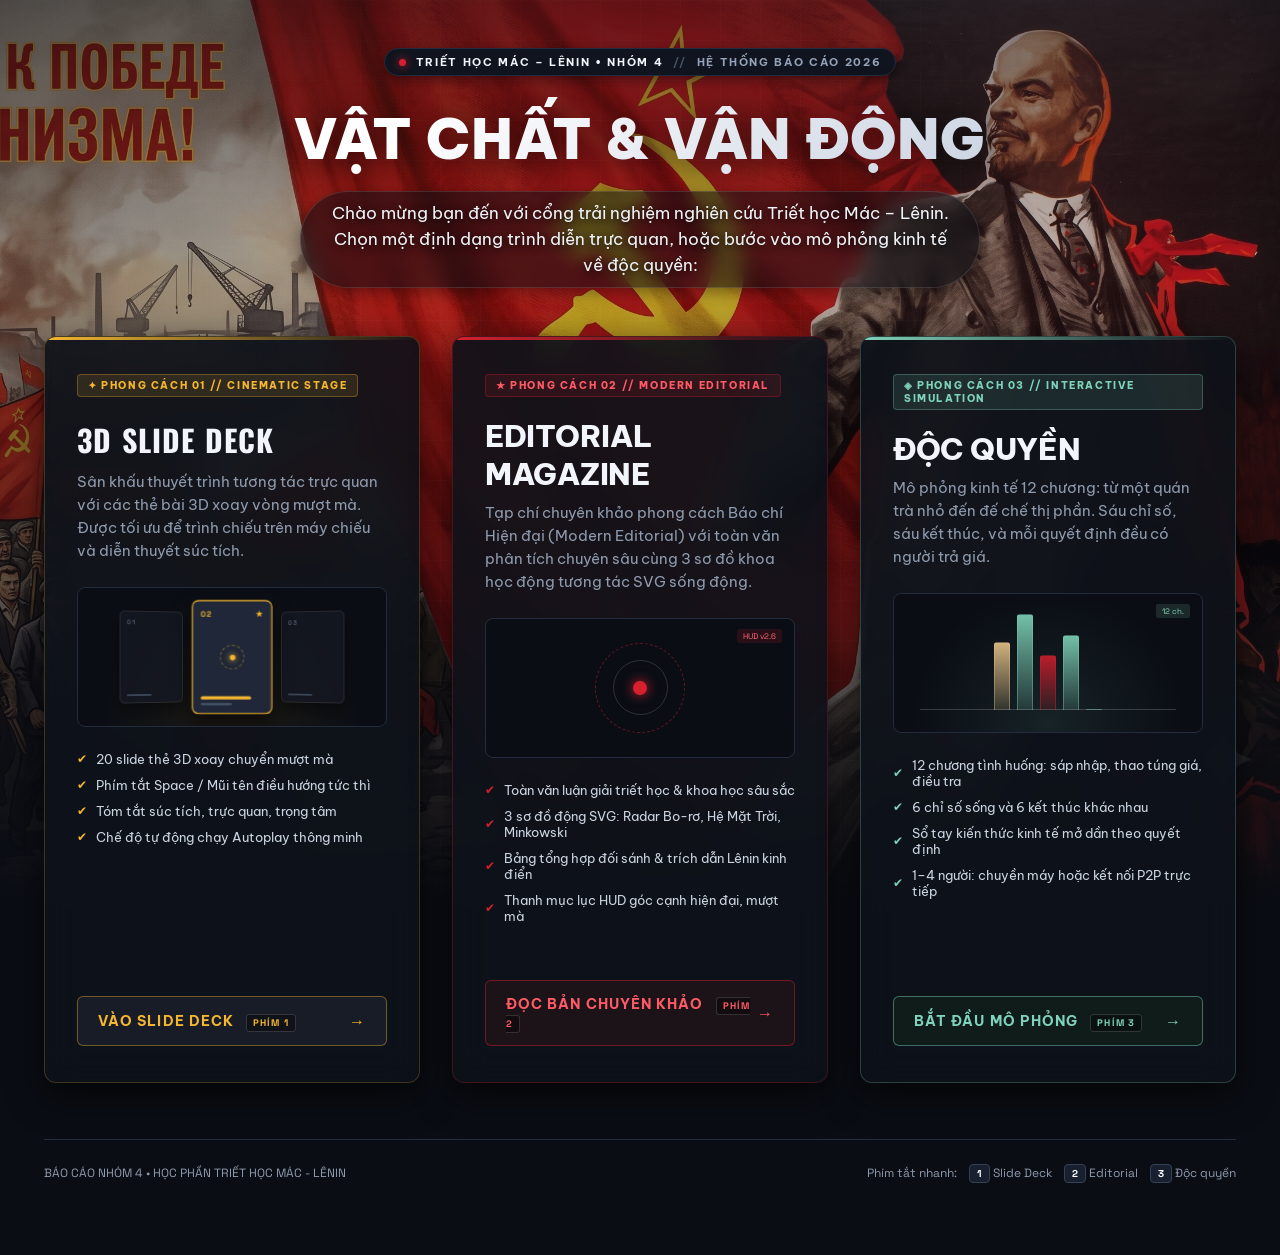
<file: index.html>
<!DOCTYPE html>
<html lang="vi" data-theme="dark">

<head>
  <meta charset="UTF-8">
  <meta name="viewport" content="width=device-width, initial-scale=1, viewport-fit=cover">
  <meta name="color-scheme" content="dark">
  <meta name="theme-color" content="#0A0D14">
  <title>VẬT CHẤT &amp; VẬN ĐỘNG — CHỌN PHƯƠNG THỨC TRẢI NGHIỆM (NHÓM 4)</title>
  <link rel="icon"
    href="data:image/svg+xml,<svg xmlns=%22http://www.w3.org/2000/svg%22 viewBox=%220 0 100 100%22><text y=%22.9em%22 font-size=%2280%22>☭</text></svg>">
  <meta name="description"
    content="Cổng chọn phương thức trải nghiệm bài báo cáo Triết học Mác - Lênin Nhóm 4: 3D Slide Deck sân khấu tương tác hoặc Tạp chí chuyên khảo Modern Editorial.">
  <link rel="preconnect" href="https://fonts.googleapis.com">
  <link rel="preconnect" href="https://fonts.gstatic.com" crossorigin>
  <link
    href="https://fonts.googleapis.com/css2?family=Be+Vietnam+Pro:ital,wght@0,600;0,700;0,800;0,900;1,900&family=Oswald:wght@500;600;700&family=Space+Grotesk:wght@400;600;700&display=swap"
    rel="stylesheet">
  <style>
    :root {
      --bg: #0A0D14;
      --bg-card: #121620;
      --border: #232B3E;
      --text: #F2F5FB;
      --text-muted: #8E9BAE;
      --amber: #F5B731;
      --amber-glow: rgba(245, 183, 49, 0.28);
      --red: #D6202E;
      --red-glow: rgba(214, 32, 46, 0.32);
      --jade: #7FD3BA;
      --jade-glow: rgba(127, 211, 186, 0.28);
      --font-body: 'Be Vietnam Pro', -apple-system, BlinkMacSystemFont, sans-serif;
      --font-mono: 'Space Grotesk', monospace;
      --font-display: 'Oswald', sans-serif;
    }

    * {
      box-sizing: border-box;
      margin: 0;
      padding: 0;
    }

    html,
    body {
      min-height: 100vh;
      background-color: var(--bg);
      color: var(--text);
      font-family: var(--font-body);
      overflow-x: hidden;
      -webkit-font-smoothing: antialiased;
      animation: hubEntryFade 0.4s ease-out;
    }

    @keyframes hubEntryFade {
      from {
        opacity: 0;
      }

      to {
        opacity: 1;
      }
    }

    /* Hero Background Image (Lenin Poster) */
    .hub-backdrop {
      position: fixed;
      inset: 0;
      z-index: 0;
      overflow: hidden;
      pointer-events: none;
    }

    .hub-bg-img {
      width: 100%;
      height: 100%;
      object-fit: cover;
      object-position: 75% 15%;
      opacity: 0.82;
      filter: saturate(1.08) contrast(1.04);
      transition: transform 10s ease-out;
    }

    .hub-bg-vignette {
      position: absolute;
      inset: 0;
      background:
        radial-gradient(ellipse at 70% 30%, transparent 40%, rgba(10, 13, 20, 0.25) 75%, rgba(10, 13, 20, 0.65) 100%),
        linear-gradient(180deg, rgba(10, 13, 20, 0.45) 0%, rgba(10, 13, 20, 0.08) 28%, rgba(10, 13, 20, 0.45) 75%, #0A0D14 100%);
    }

    /* Ambient Spotlight Background */
    .ambient-bg {
      position: fixed;
      inset: 0;
      pointer-events: none;
      z-index: 1;
      background:
        radial-gradient(600px circle at 15% 30%, rgba(245, 183, 49, 0.06), transparent 60%),
        radial-gradient(650px circle at 85% 30%, rgba(214, 32, 46, 0.08), transparent 60%);
    }

    /* Subtle Perspective Grid */
    .grid-pattern {
      position: fixed;
      inset: 0;
      pointer-events: none;
      z-index: 2;
      background-image:
        linear-gradient(to right, rgba(255, 255, 255, 0.02) 1px, transparent 1px),
        linear-gradient(to bottom, rgba(255, 255, 255, 0.02) 1px, transparent 1px);
      background-size: 40px 40px;
      mask-image: radial-gradient(circle at 50% 45%, black 40%, transparent 85%);
      -webkit-mask-image: radial-gradient(circle at 50% 45%, black 40%, transparent 85%);
    }

    /* Interactive Mouse Spotlight Glow */
    .mouse-torch {
      position: fixed;
      width: 500px;
      height: 500px;
      border-radius: 50%;
      pointer-events: none;
      z-index: 3;
      background: radial-gradient(circle, rgba(255, 255, 255, 0.05) 0%, transparent 70%);
      transform: translate(-50%, -50%);
      opacity: 0;
      transition: opacity 0.4s ease;
      will-change: left, top;
    }

    /* Main Container */
    .hub-wrap {
      position: relative;
      z-index: 10;
      max-width: 1240px;
      margin: 0 auto;
      padding: 48px 24px 72px;
      min-height: 100vh;
      display: flex;
      flex-direction: column;
      justify-content: space-between;
      transition: opacity 0.36s cubic-bezier(0.16, 1, 0.3, 1), transform 0.36s cubic-bezier(0.16, 1, 0.3, 1);
    }

    .hub-wrap.is-leaving {
      opacity: 0;
      transform: scale(0.975);
    }

    /* Header Section */
    .hub-header {
      text-align: center;
      margin-bottom: 48px;
    }

    .top-badge-row {
      display: inline-flex;
      align-items: center;
      gap: 10px;
      background: #10141E;
      border: 1px solid var(--border);
      padding: 6px 14px;
      border-radius: 999px;
      font-size: 11px;
      font-weight: 700;
      letter-spacing: 0.15em;
      text-transform: uppercase;
      margin-bottom: 20px;
      box-shadow: 0 4px 12px rgba(0, 0, 0, 0.4);
    }

    .badge-dot {
      width: 7px;
      height: 7px;
      background: var(--red);
      border-radius: 50%;
      box-shadow: 0 0 8px var(--red);
      animation: pulseDot 2s infinite ease-in-out;
    }

    @keyframes pulseDot {

      0%,
      100% {
        transform: scale(1);
        opacity: 1;
      }

      50% {
        transform: scale(1.3);
        opacity: 0.7;
      }
    }

    .hub-title {
      font-size: clamp(34px, 5.5vw, 56px);
      font-weight: 900;
      letter-spacing: 0.01em;
      line-height: 1.28;
      padding-top: 0.12em;
      padding-bottom: 0.04em;
      text-transform: uppercase;
      background: linear-gradient(135deg, #FFFFFF 30%, #B8C4D8 100%);
      -webkit-background-clip: text;
      -webkit-text-fill-color: transparent;
      margin-bottom: 14px;
      filter: drop-shadow(0 4px 20px rgba(0, 0, 0, 0.9));
    }

    .hub-subtitle {
      color: #F1F5F9;
      font-size: clamp(14px, 1.8vw, 16.5px);
      max-width: 680px;
      margin: 0 auto;
      line-height: 1.6;
      text-shadow: 0 2px 8px rgba(0, 0, 0, 0.95);
      background: rgba(10, 13, 20, 0.55);
      border: 1px solid rgba(255, 255, 255, 0.12);
      border-radius: 999px;
      padding: 8px 24px;
      backdrop-filter: blur(10px);
      -webkit-backdrop-filter: blur(10px);
      box-shadow: 0 4px 16px rgba(0, 0, 0, 0.4);
    }

    /* Dual Showcase Grid */
    .portal-grid {
      display: grid;
      grid-template-columns: repeat(auto-fit, minmax(320px, 1fr));
      gap: 32px;
      margin-bottom: 56px;
    }

    /* Showcase Card Structure */
    .portal-card {
      position: relative;
      background: rgba(14, 18, 26, 0.9);
      backdrop-filter: blur(18px);
      -webkit-backdrop-filter: blur(18px);
      border: 1.5px solid var(--border);
      border-radius: 12px;
      padding: 36px 32px;
      display: flex;
      flex-direction: column;
      justify-content: space-between;
      text-decoration: none;
      color: inherit;
      overflow: hidden;
      cursor: pointer;
      transition: all 0.32s cubic-bezier(0.16, 1, 0.3, 1);
      box-shadow: 0 12px 36px rgba(0, 0, 0, 0.65);
    }

    /* Ambient Corner Accents */
    .portal-card::before {
      content: '';
      position: absolute;
      top: 0;
      left: 0;
      right: 0;
      height: 3px;
      transition: height 0.3s ease;
    }

    /* Card 1: Slide Deck (Amber Theme) */
    .card-deck {
      border-color: rgba(245, 183, 49, 0.22);
    }

    .card-deck::before {
      background: linear-gradient(90deg, var(--amber), transparent);
    }

    .card-deck:hover {
      transform: translateY(-8px);
      border-color: var(--amber);
      box-shadow: 0 18px 45px rgba(245, 183, 49, 0.16), 0 0 0 1px var(--amber);
    }

    .card-deck:hover::before {
      height: 4px;
    }

    /* Card 2: Editorial Magazine (Crimson Theme) */
    .card-editorial {
      border-color: rgba(214, 32, 46, 0.25);
    }

    .card-editorial::before {
      background: linear-gradient(90deg, var(--red), transparent);
    }

    .card-editorial:hover {
      transform: translateY(-8px);
      border-color: var(--red);
      box-shadow: 0 18px 45px rgba(214, 32, 46, 0.18), 0 0 0 1px var(--red);
    }

    .card-editorial:hover::before {
      height: 4px;
    }

    /* Card 3: Monopoly Game (Jade Theme) */
    .card-game {
      border-color: rgba(127, 211, 186, 0.25);
    }

    .card-game::before {
      background: linear-gradient(90deg, var(--jade), transparent);
    }

    .card-game:hover {
      transform: translateY(-8px);
      border-color: var(--jade);
      box-shadow: 0 18px 45px rgba(127, 211, 186, 0.18), 0 0 0 1px var(--jade);
    }

    .card-game:hover::before {
      height: 4px;
    }

    /* Card Upper Content */
    .card-top {
      margin-bottom: 28px;
    }

    .format-pill {
      display: inline-flex;
      align-items: center;
      gap: 7px;
      font-size: 10px;
      font-weight: 800;
      letter-spacing: 0.16em;
      text-transform: uppercase;
      padding: 4px 10px;
      border-radius: 4px;
      margin-bottom: 20px;
    }

    .card-deck .format-pill {
      background: rgba(245, 183, 49, 0.12);
      color: var(--amber);
      border: 1px solid rgba(245, 183, 49, 0.3);
    }

    .card-editorial .format-pill {
      background: rgba(214, 32, 46, 0.12);
      color: #FF5A66;
      border: 1px solid rgba(214, 32, 46, 0.3);
    }

    .card-game .format-pill {
      background: rgba(127, 211, 186, 0.12);
      color: var(--jade);
      border: 1px solid rgba(127, 211, 186, 0.3);
    }

    .card-name {
      font-size: clamp(24px, 2.5vw, 30px);
      font-weight: 800;
      margin-bottom: 8px;
      letter-spacing: -0.01em;
    }

    .card-deck .card-name {
      font-family: var(--font-display);
      letter-spacing: 0.04em;
    }

    .card-desc {
      color: var(--text-muted);
      font-size: 14.5px;
      line-height: 1.6;
      margin-bottom: 24px;
    }

    /* Visual Mockup Preview Box */
    .mockup-preview {
      width: 100%;
      height: 140px;
      background: #0A0D14;
      border: 1px solid var(--border);
      border-radius: 8px;
      margin-bottom: 24px;
      display: flex;
      align-items: center;
      justify-content: center;
      position: relative;
      overflow: hidden;
      perspective: 750px;
    }

    .card-deck .mockup-preview {
      background: radial-gradient(circle at 50% 90%, rgba(245, 183, 49, 0.09) 0%, transparent 65%), #0A0D14;
    }

    .card-game .mockup-preview {
      background: radial-gradient(circle at 50% 95%, rgba(127, 211, 186, 0.11) 0%, transparent 68%), #0A0D14;
    }

    /* Deck Mockup Animation (Floating 3D Stack) */
    .mini-deck {
      display: flex;
      align-items: center;
      gap: 10px;
      transform-style: preserve-3d;
      animation: deckFloat 4.2s ease-in-out infinite alternate;
      transition: transform 0.4s cubic-bezier(0.16, 1, 0.3, 1);
    }

    .card-deck:hover .mini-deck {
      animation-play-state: paused;
      transform: translateY(-2px) rotateY(0deg) scale(1.05);
    }

    @keyframes deckFloat {
      0% {
        transform: translateY(-5px) rotateY(-10deg) rotateX(4deg);
      }

      50% {
        transform: translateY(3px) rotateY(-2deg) rotateX(-2deg);
      }

      100% {
        transform: translateY(-4px) rotateY(8deg) rotateX(4deg);
      }
    }

    .mini-slide {
      width: 72px;
      height: 102px;
      border-radius: 6px;
      background: #141822;
      border: 1px solid rgba(255, 255, 255, 0.12);
      box-shadow: 0 8px 18px rgba(0, 0, 0, 0.65);
      display: flex;
      flex-direction: column;
      justify-content: space-between;
      padding: 7px;
      position: relative;
      transform-style: preserve-3d;
      transition: all 0.35s cubic-bezier(0.16, 1, 0.3, 1);
      overflow: hidden;
    }

    .mini-slide.slide-prev {
      transform: translateZ(-16px) rotateY(20deg) scale(0.92);
      opacity: 0.75;
    }

    .mini-slide.slide-next {
      transform: translateZ(-16px) rotateY(-20deg) scale(0.92);
      opacity: 0.75;
    }

    .card-deck:hover .mini-slide.slide-prev {
      transform: translateX(-6px) translateZ(-8px) rotateY(15deg) scale(0.95);
      opacity: 0.9;
    }

    .card-deck:hover .mini-slide.slide-next {
      transform: translateX(6px) translateZ(-8px) rotateY(-15deg) scale(0.95);
      opacity: 0.9;
    }

    .mini-slide.active {
      background: #1F2738;
      border-color: var(--amber);
      transform: translateZ(26px) scale(1.08);
      animation: activeGlowPulse 2.8s ease-in-out infinite alternate;
    }

    .card-deck:hover .mini-slide.active {
      transform: translateZ(36px) scale(1.14);
      box-shadow: 0 14px 34px rgba(0, 0, 0, 0.88), 0 0 28px var(--amber-glow);
    }

    @keyframes activeGlowPulse {
      0% {
        box-shadow: 0 8px 20px rgba(0, 0, 0, 0.75), 0 0 12px rgba(245, 183, 49, 0.25);
        border-color: rgba(245, 183, 49, 0.6);
      }

      100% {
        box-shadow: 0 12px 28px rgba(0, 0, 0, 0.85), 0 0 22px rgba(245, 183, 49, 0.5);
        border-color: var(--amber);
      }
    }

    .mini-slide.active::after {
      content: '';
      position: absolute;
      inset: 0;
      background: linear-gradient(115deg, transparent 20%, rgba(255, 255, 255, 0.16) 50%, transparent 80%);
      transform: translateX(-100%);
      animation: slideShimmer 3.2s ease-in-out infinite;
      pointer-events: none;
    }

    @keyframes slideShimmer {

      0%,
      40% {
        transform: translateX(-100%);
      }

      70%,
      100% {
        transform: translateX(100%);
      }
    }

    .mini-slide-top {
      display: flex;
      align-items: center;
      justify-content: space-between;
      font-size: 7px;
      font-family: var(--font-mono);
      font-weight: 700;
      color: #64748B;
      letter-spacing: 0.08em;
    }

    .mini-slide.active .mini-slide-top {
      color: var(--amber);
    }

    .mini-orbit-icon {
      width: 22px;
      height: 22px;
      margin: auto;
      border: 1px dashed rgba(245, 183, 49, 0.4);
      border-radius: 50%;
      position: relative;
      display: flex;
      align-items: center;
      justify-content: center;
      animation: orbitSpin 10s linear infinite;
    }

    .mini-orbit-icon::after {
      content: '';
      width: 5px;
      height: 5px;
      background: var(--amber);
      border-radius: 50%;
      box-shadow: 0 0 6px var(--amber);
    }

    @keyframes orbitSpin {
      from {
        transform: rotate(0deg);
      }

      to {
        transform: rotate(360deg);
      }
    }

    .mini-bar {
      height: 3.5px;
      background: var(--amber);
      border-radius: 2px;
      width: 80%;
      margin-bottom: 3px;
    }

    .mini-line {
      height: 2px;
      background: #475569;
      border-radius: 1px;
      width: 50%;
    }

    /* Editorial Mockup Animation (Persona 5 HUD Radar) */
    .mini-editorial-canvas {
      width: 100%;
      height: 100%;
      display: flex;
      align-items: center;
      justify-content: center;
      position: relative;
    }

    .mini-radar-ring {
      position: absolute;
      border: 1px dashed rgba(214, 32, 46, 0.45);
      border-radius: 50%;
      animation: spinRadar 16s linear infinite;
    }

    .ring-1 {
      width: 90px;
      height: 90px;
    }

    .ring-2 {
      width: 55px;
      height: 55px;
      border-style: solid;
      border-color: rgba(255, 255, 255, 0.15);
    }

    .mini-core {
      width: 14px;
      height: 14px;
      background: var(--red);
      border-radius: 50%;
      box-shadow: 0 0 12px var(--red);
      z-index: 2;
    }

    .mini-corner-tag {
      position: absolute;
      top: 10px;
      right: 12px;
      font-size: 8px;
      font-family: var(--font-mono);
      color: #FF6B78;
      background: rgba(214, 32, 46, 0.15);
      padding: 2px 6px;
      border-radius: 2px;
    }

    @keyframes spinRadar {
      from {
        transform: rotate(0deg);
      }

      to {
        transform: rotate(360deg);
      }
    }

    /* Game Mockup Animation (bar chart + stat pips) */
    .mini-game-canvas {
      width: 100%;
      height: 100%;
      display: flex;
      align-items: flex-end;
      justify-content: center;
      gap: 7px;
      padding: 0 26px 22px;
      position: relative;
    }

    .mini-bar-col {
      width: 16px;
      border-radius: 3px 3px 0 0;
      background: linear-gradient(180deg, rgba(127, 211, 186, 0.9), rgba(127, 211, 186, 0.15));
      border: 1px solid rgba(127, 211, 186, 0.4);
      border-bottom: none;
      animation: barPulse 3.2s ease-in-out infinite alternate;
    }

    .mini-bar-col:nth-child(1) {
      height: 36%;
      animation-delay: 0s;
    }

    .mini-bar-col:nth-child(2) {
      height: 58%;
      animation-delay: 0.2s;
      background: linear-gradient(180deg, rgba(231, 196, 137, 0.9), rgba(231, 196, 137, 0.15));
      border-color: rgba(231, 196, 137, 0.4);
    }

    .mini-bar-col:nth-child(3) {
      height: 82%;
      animation-delay: 0.4s;
    }

    .mini-bar-col:nth-child(4) {
      height: 47%;
      animation-delay: 0.6s;
      background: linear-gradient(180deg, rgba(214, 32, 46, 0.85), rgba(214, 32, 46, 0.12));
      border-color: rgba(214, 32, 46, 0.4);
    }

    .mini-bar-col:nth-child(5) {
      height: 64%;
      animation-delay: 0.8s;
    }

    @keyframes barPulse {
      from {
        transform: scaleY(0.94);
      }

      to {
        transform: scaleY(1);
      }
    }

    .mini-game-axis {
      position: absolute;
      bottom: 22px;
      left: 26px;
      right: 26px;
      height: 1px;
      background: rgba(255, 255, 255, 0.18);
    }

    /* Feature Specs List */
    .feature-list {
      list-style: none;
      display: flex;
      flex-direction: column;
      gap: 10px;
      margin-bottom: 28px;
      font-size: 13px;
      color: #CBD5E1;
    }

    .feature-list li {
      display: flex;
      align-items: center;
      gap: 9px;
    }

    .feature-icon {
      font-size: 12px;
    }

    .card-deck .feature-icon {
      color: var(--amber);
    }

    .card-editorial .feature-icon {
      color: var(--red);
    }

    .card-game .feature-icon {
      color: var(--jade);
    }

    /* Action CTA Button */
    .cta-button {
      display: flex;
      align-items: center;
      justify-content: space-between;
      width: 100%;
      padding: 14px 20px;
      border-radius: 6px;
      font-weight: 700;
      font-size: 13.5px;
      letter-spacing: 0.08em;
      text-transform: uppercase;
      transition: all 0.25s ease;
    }

    .card-deck .cta-button {
      background: #181C26;
      color: var(--amber);
      border: 1px solid rgba(245, 183, 49, 0.4);
    }

    .card-deck:hover .cta-button {
      background: var(--amber);
      color: #000000;
      box-shadow: 0 0 20px var(--amber-glow);
    }

    .card-editorial .cta-button {
      background: #1C1318;
      color: #FF5A66;
      border: 1px solid rgba(214, 32, 46, 0.45);
    }

    .card-editorial:hover .cta-button {
      background: var(--red);
      color: #FFFFFF;
      box-shadow: 0 0 20px var(--red-glow);
    }

    .card-game .cta-button {
      background: #101C1A;
      color: var(--jade);
      border: 1px solid rgba(127, 211, 186, 0.45);
    }

    .card-game:hover .cta-button {
      background: var(--jade);
      color: #04120E;
      box-shadow: 0 0 20px var(--jade-glow);
    }

    .cta-arrow {
      font-size: 16px;
      transition: transform 0.2s ease;
    }

    .portal-card:hover .cta-arrow {
      transform: translateX(4px);
    }

    .hotkey-tag {
      font-size: 9.5px;
      font-family: var(--font-mono);
      background: rgba(0, 0, 0, 0.35);
      padding: 2px 6px;
      border-radius: 3px;
      margin-left: 8px;
      border: 1px solid rgba(255, 255, 255, 0.15);
    }


    /* Footer */
    .hub-footer {
      display: flex;
      flex-wrap: wrap;
      align-items: center;
      justify-content: space-between;
      gap: 16px;
      padding-top: 24px;
      border-top: 1px solid var(--border);
      font-size: 12px;
      color: var(--text-muted);
      font-family: var(--font-mono);
    }

    .hotkey-instruction {
      display: flex;
      align-items: center;
      gap: 12px;
    }

    .key-badge {
      display: inline-block;
      padding: 2px 7px;
      background: #182030;
      border: 1px solid #334155;
      border-radius: 4px;
      color: #FFFFFF;
      font-weight: 700;
      font-size: 10px;
    }

    @media (max-width: 768px) {
      .portal-grid {
        grid-template-columns: 1fr;
      }

      .hub-footer {
        flex-direction: column;
        align-items: flex-start;
      }
    }

    /* Themed Page Transition Curtain */
    .portal-curtain {
      position: fixed;
      inset: 0;
      z-index: 99999;
      pointer-events: none;
      opacity: 0;
      transition: opacity 0.38s cubic-bezier(0.16, 1, 0.3, 1), transform 0.38s ease-out;
      will-change: opacity, transform;
    }

    /* Amber lens transition for 3D Slide Deck */
    .portal-curtain.theme-amber {
      background:
        radial-gradient(ellipse at 35% 50%, rgba(245, 183, 49, 0.32) 0%, rgba(10, 13, 20, 0.92) 55%, #0A0D14 100%),
        #0A0D14;
    }

    /* Crimson slash transition for Persona 5 Editorial */
    .portal-curtain.theme-red {
      background:
        radial-gradient(ellipse at 65% 50%, rgba(214, 32, 46, 0.38) 0%, rgba(10, 13, 20, 0.92) 55%, #0A0D14 100%),
        #0A0D14;
    }

    .portal-curtain.is-active {
      pointer-events: auto;
      opacity: 1;
    }

    /* Jade sweep transition for the Monopoly simulation */
    .portal-curtain.theme-jade {
      background:
        radial-gradient(ellipse at 50% 60%, rgba(127, 211, 186, 0.32) 0%, rgba(10, 13, 20, 0.92) 55%, #0A0D14 100%),
        #0A0D14;
    }

    .portal-card.is-selected {
      transform: scale(1.025) translateY(-6px) !important;
      filter: brightness(1.15);
      z-index: 30;
    }
  </style>
</head>

<body>
  <!-- Themed Page Transition Curtain -->
  <div class="portal-curtain" id="portal-curtain" aria-hidden="true"></div>
  <!-- Hero Background Image (Lenin Poster) -->
  <div class="hub-backdrop" aria-hidden="true">
    <img src="assets/images/Gemini_Generated_Image_t4rte8t4rte8t4rt.png" alt="Minh họa Lênin và ngọn cờ"
      class="hub-bg-img">
    <div class="hub-bg-vignette"></div>
  </div>

  <!-- Ambient Graphic Overlays -->
  <div class="ambient-bg" aria-hidden="true"></div>
  <div class="grid-pattern" aria-hidden="true"></div>
  <div class="mouse-torch" id="mouse-torch" aria-hidden="true"></div>

  <div class="hub-wrap">
    <!-- Header -->
    <header class="hub-header">
      <div class="top-badge-row">
        <span class="badge-dot" aria-hidden="true"></span>
        <span>TRIẾT HỌC MÁC – LÊNIN • NHÓM 4</span>
        <span style="color:#475569;">//</span>
        <span style="color:#94A3B8;">HỆ THỐNG BÁO CÁO 2026</span>
      </div>
      <h1 class="hub-title">VẬT CHẤT &amp; VẬN ĐỘNG</h1>
      <p class="hub-subtitle">
        Chào mừng bạn đến với cổng trải nghiệm nghiên cứu Triết học Mác – Lênin. Chọn một định dạng trình diễn trực
        quan, hoặc bước vào mô phỏng kinh tế về độc quyền:
      </p>
    </header>

    <!-- 3 Portal Cards Grid -->
    <main class="portal-grid" role="region" aria-label="Lựa chọn phiên bản báo cáo">

      <!-- CARD 1: 3D SLIDE DECK (deck.html) -->
      <a href="deck.html" class="portal-card card-deck" id="card-slide-deck"
        aria-label="Truy cập phiên bản 3D Slide Deck">
        <div class="card-top">
          <div class="format-pill">
            <span>✦ PHONG CÁCH 01 // CINEMATIC STAGE</span>
          </div>
          <h2 class="card-name">3D SLIDE DECK</h2>
          <p class="card-desc">
            Sân khấu thuyết trình tương tác trực quan với các thẻ bài 3D xoay vòng mượt mà. Được tối ưu để trình chiếu
            trên máy chiếu và diễn thuyết súc tích.
          </p>

          <!-- Animated Mini-Preview -->
          <div class="mockup-preview" aria-hidden="true">
            <div class="mini-deck">
              <div class="mini-slide slide-prev">
                <div class="mini-slide-top"><span>01</span></div>
                <div class="mini-line"></div>
              </div>
              <div class="mini-slide active">
                <div class="mini-slide-top"><span>02</span><span>★</span></div>
                <div class="mini-orbit-icon"></div>
                <div>
                  <div class="mini-bar"></div>
                  <div class="mini-line"></div>
                </div>
              </div>
              <div class="mini-slide slide-next">
                <div class="mini-slide-top"><span>03</span></div>
                <div class="mini-line"></div>
              </div>
            </div>
          </div>

          <ul class="feature-list">
            <li>
              <span class="feature-icon">✔</span>
              <span>20 slide thẻ 3D xoay chuyển mượt mà</span>
            </li>
            <li>
              <span class="feature-icon">✔</span>
              <span>Phím tắt Space / Mũi tên điều hướng tức thì</span>
            </li>
            <li>
              <span class="feature-icon">✔</span>
              <span>Tóm tắt súc tích, trực quan, trọng tâm</span>
            </li>
            <li>
              <span class="feature-icon">✔</span>
              <span>Chế độ tự động chạy Autoplay thông minh</span>
            </li>
          </ul>
        </div>

        <div class="cta-button">
          <span>VÀO SLIDE DECK <span class="hotkey-tag">PHÍM 1</span></span>
          <span class="cta-arrow">→</span>
        </div>
      </a>

      <!-- CARD 2: EDITORIAL MAGAZINE (editorial.html) -->
      <a href="editorial.html" class="portal-card card-editorial" id="card-editorial"
        aria-label="Truy cập phiên bản Tạp chí Chuyên khảo Modern Editorial">
        <div class="card-top">
          <div class="format-pill">
            <span>★ PHONG CÁCH 02 // MODERN EDITORIAL</span>
          </div>
          <h2 class="card-name">EDITORIAL MAGAZINE</h2>
          <p class="card-desc">
            Tạp chí chuyên khảo phong cách Báo chí Hiện đại (Modern Editorial) với toàn văn phân tích chuyên sâu cùng 3
            sơ đồ khoa học động tương tác SVG sống động.
          </p>

          <!-- Animated Mini-Preview -->
          <div class="mockup-preview" aria-hidden="true">
            <div class="mini-editorial-canvas">
              <div class="mini-radar-ring ring-1"></div>
              <div class="mini-radar-ring ring-2"></div>
              <div class="mini-core"></div>
              <span class="mini-corner-tag">HUD v2.6</span>
            </div>
          </div>

          <ul class="feature-list">
            <li>
              <span class="feature-icon">✔</span>
              <span>Toàn văn luận giải triết học &amp; khoa học sâu sắc</span>
            </li>
            <li>
              <span class="feature-icon">✔</span>
              <span>3 sơ đồ động SVG: Radar Bo-rơ, Hệ Mặt Trời, Minkowski</span>
            </li>
            <li>
              <span class="feature-icon">✔</span>
              <span>Bảng tổng hợp đối sánh &amp; trích dẫn Lênin kinh điển</span>
            </li>
            <li>
              <span class="feature-icon">✔</span>
              <span>Thanh mục lục HUD góc cạnh hiện đại, mượt mà</span>
            </li>
          </ul>
        </div>

        <div class="cta-button">
          <span>ĐỌC BẢN CHUYÊN KHẢO <span class="hotkey-tag">PHÍM 2</span></span>
          <span class="cta-arrow">→</span>
        </div>
      </a>

      <!-- CARD 3: MONOPOLY SIMULATION (docquyen.html) -->
      <a href="docquyen.html" class="portal-card card-game" id="card-monopoly"
        aria-label="Chơi mô phỏng kinh tế Độc quyền">
        <div class="card-top">
          <div class="format-pill">
            <span>◈ PHONG CÁCH 03 // INTERACTIVE SIMULATION</span>
          </div>
          <h2 class="card-name">ĐỘC QUYỀN</h2>
          <p class="card-desc">
            Mô phỏng kinh tế 12 chương: từ một quán trà nhỏ đến đế chế thị phần. Sáu chỉ số, sáu kết thúc, và mỗi quyết
            định đều có người trả giá.
          </p>

          <!-- Animated Mini-Preview -->
          <div class="mockup-preview" aria-hidden="true">
            <div class="mini-game-canvas">
              <div class="mini-game-axis"></div>
              <div class="mini-bar-col"></div>
              <div class="mini-bar-col"></div>
              <div class="mini-bar-col"></div>
              <div class="mini-bar-col"></div>
              <div class="mini-bar-col"></div>
              <span class="mini-corner-tag" style="color:#7FD3BA;background:rgba(127,211,186,.14)">12 ch.</span>
            </div>
          </div>

          <ul class="feature-list">
            <li>
              <span class="feature-icon">✔</span>
              <span>12 chương tình huống: sáp nhập, thao túng giá, điều tra</span>
            </li>
            <li>
              <span class="feature-icon">✔</span>
              <span>6 chỉ số sống và 6 kết thúc khác nhau</span>
            </li>
            <li>
              <span class="feature-icon">✔</span>
              <span>Sổ tay kiến thức kinh tế mở dần theo quyết định</span>
            </li>
            <li>
              <span class="feature-icon">✔</span>
              <span>1–4 người: chuyền máy hoặc kết nối P2P trực tiếp</span>
            </li>
          </ul>
        </div>

        <div class="cta-button">
          <span>BẮT ĐẦU MÔ PHỎNG <span class="hotkey-tag">PHÍM 3</span></span>
          <span class="cta-arrow">→</span>
        </div>
      </a>

    </main>


    <!-- Footer -->
    <footer class="hub-footer">
      <div>
        <span>BÁO CÁO NHÓM 4 • HỌC PHẦN TRIẾT HỌC MÁC - LÊNIN</span>
      </div>
      <div class="hotkey-instruction">
        <span>Phím tắt nhanh:</span>
        <span><span class="key-badge">1</span> Slide Deck</span>
        <span><span class="key-badge">2</span> Editorial</span>
        <span><span class="key-badge">3</span> Độc quyền</span>
      </div>
    </footer>
  </div>

  <script>
    // Themed Cinematic Page Transitions
    let isNavigating = false;
    const curtain = document.getElementById('portal-curtain');
    const hubWrap = document.querySelector('.hub-wrap');
    const cardDeck = document.getElementById('card-slide-deck');
    const cardEditorial = document.getElementById('card-editorial');
    const cardGame = document.getElementById('card-monopoly');

    function startTransition(url, theme, cardElem) {
      if (isNavigating) return;
      isNavigating = true;

      if (cardElem) cardElem.classList.add('is-selected');
      if (curtain) {
        curtain.className = 'portal-curtain ' + theme + ' is-active';
      }
      if (hubWrap) {
        hubWrap.classList.add('is-leaving');
      }

      setTimeout(() => {
        window.location.href = url;
      }, 380);
    }

    if (cardDeck) {
      cardDeck.addEventListener('click', (e) => {
        e.preventDefault();
        startTransition(cardDeck.getAttribute('href'), 'theme-amber', cardDeck);
      });
    }

    if (cardEditorial) {
      cardEditorial.addEventListener('click', (e) => {
        e.preventDefault();
        startTransition(cardEditorial.getAttribute('href'), 'theme-red', cardEditorial);
      });
    }

    if (cardGame) {
      cardGame.addEventListener('click', (e) => {
        e.preventDefault();
        startTransition(cardGame.getAttribute('href'), 'theme-jade', cardGame);
      });
    }

    // Keyboard Hotkey Navigation (1 -> Slide Deck, 2 -> Editorial, 3 -> Game)
    window.addEventListener('keydown', (e) => {
      // Don't trigger if user is in an input field
      if (['INPUT', 'TEXTAREA'].includes(document.activeElement.tagName)) return;
      if (e.key === '1' || e.key.toLowerCase() === 's') {
        if (cardDeck) startTransition(cardDeck.getAttribute('href'), 'theme-amber', cardDeck);
      } else if (e.key === '2' || e.key.toLowerCase() === 'e') {
        if (cardEditorial) startTransition(cardEditorial.getAttribute('href'), 'theme-red', cardEditorial);
      } else if (e.key === '3' || e.key.toLowerCase() === 'g') {
        if (cardGame) startTransition(cardGame.getAttribute('href'), 'theme-jade', cardGame);
      }
    });

    // Handle bfcache (browser back button returns)
    window.addEventListener('pageshow', (e) => {
      if (e.persisted) {
        isNavigating = false;
        if (curtain) curtain.className = 'portal-curtain';
        if (hubWrap) hubWrap.classList.remove('is-leaving');
        if (cardDeck) cardDeck.classList.remove('is-selected');
        if (cardEditorial) cardEditorial.classList.remove('is-selected');
        if (cardGame) cardGame.classList.remove('is-selected');
      }
    });

    // Mouse Torch Spotlight Follow
    const torch = document.getElementById('mouse-torch');
    let hasMoved = false;

    window.addEventListener('mousemove', (e) => {
      if (!hasMoved) {
        torch.style.opacity = '1';
        hasMoved = true;
      }
      torch.style.left = e.clientX + 'px';
      torch.style.top = e.clientY + 'px';
    });
  </script>
</body>

</html>
</file>
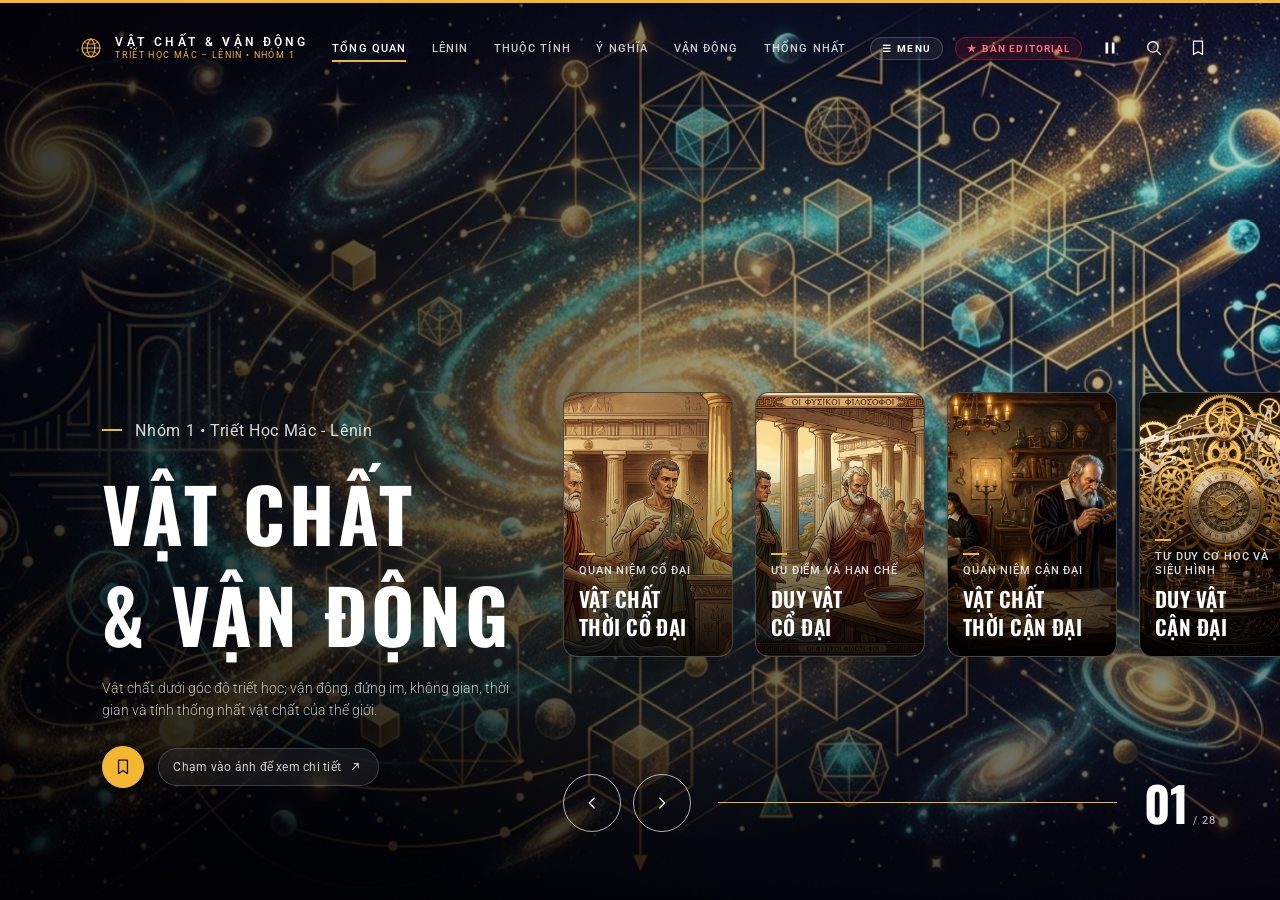
<file: deck.html>
<!doctype html>
<html lang="vi">
<head>
<meta charset="utf-8">
<meta name="viewport" content="width=device-width, initial-scale=1, viewport-fit=cover">
<meta name="theme-color" content="#101310">
<meta name="description" content="Bài giảng Nhóm 1 về vật chất theo triết học Mác - Lênin: quan điểm lịch sử, định nghĩa của Lênin, vận động, đứng im, không gian, thời gian và tính thống nhất vật chất của thế giới.">
<title>Vật Chất &amp; Vận Động — Triết Học Mác - Lênin (Nhóm 1)</title>
<link rel="icon" href="data:image/svg+xml,<svg xmlns=%22http://www.w3.org/2000/svg%22 viewBox=%220 0 100 100%22><text y=%22.9em%22 font-size=%2280%22>☭</text></svg>">
<link rel="preconnect" href="https://fonts.googleapis.com">
<link rel="preconnect" href="https://fonts.gstatic.com" crossorigin>
<link href="https://fonts.googleapis.com/css2?family=Oswald:wght@500;600;700&family=Roboto:wght@300;400;500;700&subset=vietnamese&display=swap" rel="stylesheet">
<style>
:root{
  color-scheme:dark;
  --amber:#F5B731;
  --white:#ffffff;
  --muted:rgba(255,255,255,0.72);
  --ease:cubic-bezier(0.65,0,0.35,1);
  --card-width:170px;
  --card-height:265px;
  --card-gap:22px;
  --card-slot:192px;
  --body-font:"Roboto",Arial,sans-serif;
  --display-font:"Oswald","Bebas Neue",Impact,sans-serif;
}
*{box-sizing:border-box}
html,body{width:100%;height:100%;margin:0;overflow:hidden}
body{
  color:var(--white);
  background:#101310;
  font-family:var(--body-font);
  -webkit-font-smoothing:antialiased;
  text-rendering:optimizeLegibility;
  animation: deckEntryFade 0.42s ease-out;
}
@keyframes deckEntryFade {
  from { opacity: 0; }
  to { opacity: 1; }
}
button,a{color:inherit;font:inherit;-webkit-tap-highlight-color:transparent}
button{border:0;background:transparent;cursor:pointer}
a{text-decoration:none}
button:focus-visible,a:focus-visible{outline:2px solid var(--amber);outline-offset:4px}

.experience{
  position:relative;
  isolation:isolate;
  width:100vw;
  height:100vh;
  height:100dvh;
  min-height:520px;
  overflow:hidden;
  background:#111;
  cursor:pointer;
}
.cards-shell,.rail-controls,.site-header{cursor:default}

/* Background photo and dark gradient */
.backdrop-shade{position:absolute;inset:0}
.backdrop{
  position:absolute;
  inset:-24px;
  z-index:-2;
  overflow:hidden;
  background:#181c19;
  pointer-events:none;
  transform:translate3d(var(--bg-pan-x, 0px), var(--bg-pan-y, 0px), 0) scale(1.02);
  will-change:transform;
}
.backdrop img{
  display:block;
  width:100%;
  height:100%;
  object-fit:cover;
  object-position:center 50%;
  transform:scale(1.015);
  transition:opacity .35s ease,transform 7s ease;
}
.backdrop img.is-switching{opacity:.12;transform:scale(1.055)}
.backdrop-shade{
  z-index:-1;
  pointer-events:none;
  background:
    radial-gradient(circle 650px at var(--mouse-x, 50%) var(--mouse-y, 50%), rgba(245,183,49,0.085), transparent 70%),
    linear-gradient(90deg,rgba(0,0,0,0.78) 0%,rgba(0,0,0,0.64) 34%,rgba(0,0,0,0.35) 60%,rgba(0,0,0,0.15) 100%),
    linear-gradient(0deg,rgba(0,0,0,0.65) 0%,transparent 45%);
}

/* Top progress bar */
.top-progress{
  position:absolute;
  z-index:50;
  inset:0 0 auto;
  height:3px;
  background:rgba(255,255,255,0.13);
  pointer-events:none;
}
.top-progress span,.line-progress{
  display:block;
  width:100%;
  height:100%;
  background:var(--amber);
  transform:scaleX(0);
  transform-origin:left center;
  will-change:transform;
}

/* Site header / Navigation */
.site-header{
  position:absolute;
  z-index:15;
  top:0;
  left:0;
  display:flex;
  width:100%;
  align-items:center;
  justify-content:space-between;
  gap:24px;
  padding:32px 6.2vw 20px;
}
.brand{
  display:inline-flex;
  flex:0 0 auto;
  align-items:center;
  gap:12px;
  min-width:max-content;
  font-size:12px;
  font-weight:600;
  letter-spacing:.25em;
  line-height:1;
  text-transform:uppercase;
}
.brand-mark{width:24px;height:24px;color:var(--amber);flex:0 0 auto}
.brand-text{display:flex;flex-direction:column;gap:3px}
.brand-title{color:#fff;letter-spacing:.28em}
.brand-sub{color:var(--amber);font-size:9px;letter-spacing:.15em;font-weight:400}

.nav-links{
  display:flex;
  align-items:center;
  justify-content:flex-end;
  gap:clamp(14px,2vw,30px);
  margin-left:auto;
}
.nav-link{
  position:relative;
  padding:8px 0;
  color:rgba(255,255,255,0.78);
  font-size:11px;
  font-weight:500;
  letter-spacing:.1em;
  line-height:1;
  text-transform:uppercase;
  white-space:nowrap;
  transition:color .2s ease;
}
.nav-link::after{
  position:absolute;
  right:0;
  bottom:0;
  left:0;
  height:2px;
  background:var(--amber);
  content:"";
  transform:scaleX(0);
  transform-origin:left;
  transition:transform .22s ease;
}
.nav-link:hover,.nav-link.is-active{color:#fff}
.nav-link.is-active::after{transform:scaleX(1)}

.nav-tools{display:flex;align-items:center;gap:12px}
.deck-switch-btn{
  display:inline-flex;
  align-items:center;
  gap:5px;
  padding:5px 11px;
  font-size:10px;
  font-weight:700;
  letter-spacing:.12em;
  text-transform:uppercase;
  text-decoration:none;
  color:#fff;
  background:rgba(255,255,255,0.06);
  border:1px solid rgba(255,255,255,0.18);
  border-radius:999px;
  transition:all .2s ease;
  white-space:nowrap;
}
.deck-switch-btn:hover{
  background:rgba(255,255,255,0.16);
  border-color:#fff;
  transform:translateY(-1px);
}
.deck-btn-editorial{
  color:#FF6B78;
  border-color:rgba(214,32,46,0.45);
  background:rgba(214,32,46,0.12);
}
.deck-btn-editorial:hover{
  background:#D6202E;
  color:#fff;
  border-color:#D6202E;
  box-shadow:0 0 12px rgba(214,32,46,0.5);
}
.icon-button,.menu-toggle{
  display:grid;
  width:32px;
  height:32px;
  padding:0;
  place-items:center;
  border-radius:50%;
  color:#fff;
  transition:color .2s ease,background-color .2s ease,transform .2s ease;
}
.icon-button:hover{color:var(--amber);background:rgba(255,255,255,0.08);transform:translateY(-1px)}
.icon-button:disabled{cursor:default;opacity:.6}
.icon-button svg{width:18px;height:18px}
.menu-toggle{display:none;width:34px}
.menu-toggle span{display:block;width:21px;height:1.5px;background:#fff;transition:transform .2s ease}
.menu-toggle span+span{margin-top:-7px}
.menu-open .menu-toggle span:first-child{transform:translateY(3px) rotate(45deg)}
.menu-open .menu-toggle span:last-child{transform:translateY(-4px) rotate(-45deg)}

/* Left content block */
.hero-copy{
  position:absolute;
  z-index:3;
  bottom:12.5vh;
  left:8vw;
  width:min(520px,40vw);
}
.hero-copy.is-outgoing,.hero-copy.is-entering{pointer-events:none}
.copy-part{
  --stagger:0ms;
  opacity:1;
  transform:translateY(0);
  transition:opacity .34s ease var(--stagger),transform .34s ease var(--stagger);
}
.hero-copy.is-outgoing .copy-part,
.hero-copy.is-entering:not(.is-visible) .copy-part{
  opacity:0;
  transform:translateY(20px);
}
.hero-copy.is-outgoing .copy-part{transition-duration:.18s;transition-delay:0s}
[data-copy=region]{--stagger:0ms}
[data-copy=title]{--stagger:100ms}
[data-copy=description]{--stagger:200ms}
[data-copy=actions]{--stagger:300ms}

.region-line{
  display:flex;
  align-items:center;
  gap:13px;
  margin:0 0 26px;
  color:rgba(255,255,255,0.85);
  font-size:16px;
  font-weight:400;
  letter-spacing:.04em;
  line-height:1.2;
}
.region-dash{width:20px;height:2px;flex:0 0 auto;background:var(--amber)}

.hero-title{
  display:flex;
  flex-direction:column;
  gap:0.12em;
  margin:0;
  color:#fff;
  font-family:var(--display-font);
  font-size:clamp(46px,5.8vw,78px);
  font-weight:700;
  letter-spacing:.05em;
  line-height:1.24;
  text-transform:uppercase;
  cursor:pointer;
  transition:transform .3s var(--ease),text-shadow .3s var(--ease);
}
.hero-title:hover{
  transform:translateX(5px);
  text-shadow:0 0 24px rgba(245,183,49,0.3);
}
.hero-title span{display:block;white-space:nowrap}

.hero-description{
  max-width:420px;
  margin:18px 0 24px;
  color:var(--muted);
  font-size:13.5px;
  font-weight:300;
  line-height:1.65;
}

.hero-actions{display:flex;align-items:center;gap:14px}
.bookmark{
  display:grid;
  width:42px;
  height:42px;
  flex:0 0 auto;
  place-items:center;
  border:1px solid var(--amber);
  border-radius:50%;
  color:#15130e;
  background:var(--amber);
  transition:transform .28s cubic-bezier(0.34, 1.56, 0.64, 1),
             box-shadow .25s ease,
             background-color .2s ease,
             color .2s ease;
}
.bookmark:hover{
  transform:translateY(-2px) scale(1.08);
  box-shadow:0 8px 22px rgba(245,183,49,0.4);
}
.bookmark:active{
  transform:translateY(0) scale(0.95);
  transition-duration:.1s;
}
.bookmark svg{width:16px;height:18px}
.bookmark[aria-pressed="true"] svg path{fill:currentColor}

.discover-hint{
  display:inline-flex;
  min-height:38px;
  align-items:center;
  gap:8px;
  padding:0 16px 0 14px;
  border:1px solid rgba(255,255,255,0.18);
  border-radius:999px;
  background:rgba(255,255,255,0.06);
  backdrop-filter:blur(10px);
  -webkit-backdrop-filter:blur(10px);
  color:rgba(255,255,255,0.78);
  font-size:12px;
  font-weight:400;
  letter-spacing:.02em;
  line-height:1;
  transition:transform .28s cubic-bezier(0.34, 1.56, 0.64, 1),
             background-color .25s ease,
             border-color .25s ease,
             box-shadow .25s ease,
             color .25s ease;
  cursor:pointer;
}
.discover-hint span{
  display:inline-block;
  transition:transform .25s ease;
}
.discover-hint:hover{
  border-color:rgba(245,183,49,0.55);
  background:rgba(245,183,49,0.14);
  color:var(--amber);
  box-shadow:0 8px 24px rgba(0,0,0,0.35),0 0 18px rgba(245,183,49,0.22);
}
.hint-icon{
  width:13px;
  height:13px;
}

/* Right card rail */
.destinations{position:absolute;z-index:5;inset:0;pointer-events:none}
.cards-shell{
  position:absolute;
  top:43.5%;
  left:44vw;
  width:calc(100vw - 44vw + 80px);
  overflow:visible;
  pointer-events:auto;
}
.cards-track{
  display:flex;
  width:max-content;
  gap:var(--card-gap);
  transform:translateX(0);
  will-change:transform;
}
.cards-track.is-shifting{
  transform:translateX(calc(-1 * var(--shift-slots, 1) * var(--card-slot)));
}
.cards-track.is-shifting,.cards-track.is-restoring{
  transition:transform .8s var(--ease);
}

.card-item{flex:0 0 var(--card-width)}
.destination-card{
  position:relative;
  display:flex;
  width:var(--card-width);
  height:var(--card-height);
  flex:0 0 var(--card-width);
  flex-direction:column;
  justify-content:flex-end;
  padding:0;
  text-align:left;
  overflow:hidden;
  border:1px solid rgba(255,255,255,0.15);
  border-radius:14px;
  background:#262a27;
  box-shadow:0 14px 36px rgba(0,0,0,0.28);
  isolation:isolate;
  cursor:pointer;
  transition:border-color .25s ease,transform .3s var(--ease),box-shadow .3s var(--ease);
}
.destination-card:hover{
  border-color:rgba(245,183,49,0.6);
  transform:translateY(-5px);
  box-shadow:0 20px 42px rgba(0,0,0,0.45),0 0 20px rgba(245,183,49,0.15);
}
.card-photo{
  position:absolute;
  z-index:-2;
  inset:0;
  background-position:center;
  background-size:cover;
  transition:transform .55s ease;
}
.destination-card::after{
  position:absolute;
  z-index:-1;
  inset:0;
  background:linear-gradient(180deg,transparent 25%,rgba(0,0,0,0.2) 45%,rgba(0,0,0,0.88) 100%);
  content:"";
}
.destination-card:hover .card-photo{transform:scale(1.06)}

.card-caption{padding:0 15px 17px}
.card-dash{display:block;width:16px;height:2px;margin-bottom:9px;background:var(--amber)}
.card-region{
  display:block;
  margin-bottom:7px;
  color:rgba(255,255,255,0.85);
  font-size:11px;
  font-weight:500;
  letter-spacing:.08em;
  line-height:1.3;
  text-transform:uppercase;
}
.card-title{
  display:flex;
  flex-direction:column;
  gap:3px;
  color:#fff;
  font-family:var(--display-font);
  font-size:21px;
  font-weight:600;
  letter-spacing:.02em;
  line-height:1.2;
  text-transform:uppercase;
}
.card-title span{display:block}

/* Below the cards: controls & counter */
.rail-controls{
  position:absolute;
  z-index:7;
  right:5vw;
  bottom:7.6vh;
  left:44vw;
  display:flex;
  align-items:center;
  gap:27px;
  pointer-events:auto;
}
.arrow-group{display:flex;flex:0 0 auto;gap:12px}
.arrow-button{
  display:grid;
  width:58px;
  height:58px;
  flex:0 0 auto;
  place-items:center;
  border:1px solid rgba(255,255,255,0.68);
  border-radius:50%;
  color:#fff;
  background:transparent;
  transition:border-color .2s ease,color .2s ease,transform .2s ease;
}
.arrow-button:hover{
  border-color:var(--amber);
  color:var(--amber);
  transform:scale(1.05);
}
.arrow-button:disabled{cursor:wait;opacity:.6}
.arrow-button svg{width:18px;height:18px}

.line-progress-track{
  height:1px;
  flex:1 1 auto;
  overflow:hidden;
  background:rgba(255,255,255,0.35);
}
.slide-counter{
  display:flex;
  min-width:64px;
  align-items:baseline;
  justify-content:flex-end;
  gap:5px;
  overflow:hidden;
  white-space:nowrap;
}
.counter-window{display:block;height:48px;overflow:hidden}
.counter-number{
  display:block;
  color:#fff;
  font-family:var(--display-font);
  font-size:48px;
  font-weight:700;
  line-height:1;
  transition:opacity .18s ease,transform .18s ease;
}
.counter-number.is-out{opacity:0;transform:translateY(-100%)}
.counter-number.is-in{opacity:0;transform:translateY(100%)}
.counter-total{color:rgba(255,255,255,0.65);font-size:11px;letter-spacing:.09em;font-weight:500}

/* Photo expansion animation */
.photo-expansion{
  position:absolute;
  z-index:1;
  top:var(--start-top);
  left:var(--start-left);
  width:var(--start-width);
  height:var(--start-height);
  overflow:hidden;
  border-radius:14px;
  background-color:#181c19;
  background-position:center;
  background-size:cover;
  transform:translateZ(0);
  transition:top .8s var(--ease),left .8s var(--ease),width .8s var(--ease),height .8s var(--ease),border-radius .8s var(--ease);
  pointer-events:none;
}
.photo-expansion::after{
  position:absolute;
  inset:0;
  background:linear-gradient(90deg,rgba(0,0,0,0.78) 0%,rgba(0,0,0,0.64) 34%,rgba(0,0,0,0.35) 60%,rgba(0,0,0,0.15) 100%),
             linear-gradient(0deg,rgba(0,0,0,0.65) 0%,transparent 45%);
  content:"";
}
.photo-expansion.is-expanded{
  top:0;
  left:0;
  width:100%;
  height:100%;
  border-radius:0;
}

/* Glassmorphic Slide Detail Modal */
.content-modal{
  position:fixed;
  inset:0;
  z-index:100;
  display:flex;
  align-items:center;
  justify-content:center;
  padding:20px;
  background:rgba(8,10,9,0.78);
  backdrop-filter:blur(18px);
  -webkit-backdrop-filter:blur(18px);
  opacity:0;
  pointer-events:none;
  transition:opacity .3s ease;
}
.content-modal.is-open{opacity:1;pointer-events:auto}
.modal-box{
  position:relative;
  width:min(660px,94vw);
  max-height:86vh;
  overflow-y:auto;
  padding:36px 36px 32px;
  background:rgba(22,26,23,0.95);
  border:1px solid rgba(255,255,255,0.16);
  border-radius:20px;
  box-shadow:0 24px 64px rgba(0,0,0,0.55);
  transform:scale(0.96) translateY(18px);
  transition:transform .3s cubic-bezier(0.16,1,0.3,1);
}
.content-modal.is-open .modal-box{transform:scale(1) translateY(0)}
.modal-header{
  display:flex;
  align-items:flex-start;
  justify-content:space-between;
  gap:18px;
  margin-bottom:20px;
}
.modal-badge{
  display:inline-block;
  padding:4px 12px;
  border:1px solid var(--amber);
  border-radius:999px;
  color:var(--amber);
  font-size:10px;
  font-weight:600;
  letter-spacing:.12em;
  text-transform:uppercase;
  margin-bottom:12px;
}
.modal-title{
  margin:0;
  color:#fff;
  font-family:var(--display-font);
  font-size:28px;
  font-weight:700;
  line-height:1.3;
  text-transform:uppercase;
}
.modal-close{
  display:grid;
  width:36px;
  height:36px;
  flex:0 0 auto;
  place-items:center;
  border-radius:50%;
  color:rgba(255,255,255,0.7);
  background:rgba(255,255,255,0.08);
  transition:color .2s ease,background-color .2s ease;
}
.modal-close:hover{color:#fff;background:rgba(255,255,255,0.18)}
.modal-body{
  color:rgba(255,255,255,0.85);
  font-size:14px;
  font-weight:300;
  line-height:1.75;
}
.modal-body h3{margin:20px 0 10px;color:var(--amber);font-size:15px;font-weight:500}
.modal-table-wrap{overflow-x:auto;margin:0 0 18px}
.modal-table-wrap table{width:100%;min-width:480px;border-collapse:collapse;font-size:12px;line-height:1.6}
.modal-table-wrap th,.modal-table-wrap td{padding:10px 12px;border:1px solid rgba(255,255,255,.15);text-align:left;vertical-align:top}
.modal-table-wrap th{color:var(--amber);background:rgba(245,183,49,.08);font-weight:500}
.lesson-figure{margin:20px 0;padding:12px;border:1px solid rgba(255,255,255,.12);border-radius:12px;background:rgba(10,15,21,.6)}
.lesson-figure>svg{display:block;width:100%;height:auto}
.lesson-figure figcaption{margin-top:10px;color:var(--muted);font-size:11px;line-height:1.6}
.motion-examples{display:flex;flex-wrap:wrap;justify-content:center;gap:14px;padding:12px 0}
.motion-examples>div{flex:1 1 82px;text-align:center;color:var(--amber)}
.motion-examples svg{display:block;width:48px;height:48px;margin:0 auto 10px}
.motion-examples strong{font-size:12px;font-weight:500;color:var(--white)}
.modal-body p{margin:0 0 14px}
.modal-body ul{margin:0 0 16px;padding-left:20px}
.modal-body li{margin-bottom:8px}
.modal-body blockquote{
  margin:18px 0;
  padding:14px 18px;
  border-left:3px solid var(--amber);
  background:rgba(245,183,49,0.08);
  border-radius:0 8px 8px 0;
  font-style:italic;
  color:#fff;
}
.modal-footer{
  display:flex;
  align-items:center;
  justify-content:space-between;
  gap:14px;
  margin-top:24px;
  padding-top:18px;
  border-top:1px solid rgba(255,255,255,0.1);
}
.modal-nav-button{
  display:inline-flex;
  align-items:center;
  gap:8px;
  padding:8px 16px;
  border:1px solid rgba(255,255,255,0.25);
  border-radius:999px;
  font-size:11px;
  font-weight:500;
  letter-spacing:.08em;
  text-transform:uppercase;
  transition:border-color .2s ease,color .2s ease;
}
.modal-nav-button:hover{border-color:var(--amber);color:var(--amber)}

/* Search overlay palette */
.search-modal{
  position:fixed;
  inset:0;
  z-index:110;
  display:flex;
  align-items:flex-start;
  justify-content:center;
  padding:12vh 20px 20px;
  background:rgba(8,10,9,0.78);
  backdrop-filter:blur(16px);
  -webkit-backdrop-filter:blur(16px);
  opacity:0;
  pointer-events:none;
  transition:opacity .25s ease;
}
.search-modal.is-open{opacity:1;pointer-events:auto}
.search-box{
  width:min(560px,94vw);
  background:rgba(22,26,23,0.96);
  border:1px solid rgba(255,255,255,0.18);
  border-radius:18px;
  box-shadow:0 24px 60px rgba(0,0,0,0.6);
  overflow:hidden;
}
.search-input-wrap{
  display:flex;
  align-items:center;
  gap:12px;
  padding:16px 20px;
  border-bottom:1px solid rgba(255,255,255,0.1);
}
.search-input-wrap svg{width:18px;height:18px;color:var(--amber);flex:0 0 auto}
.search-input{
  width:100%;
  border:0;
  background:transparent;
  color:#fff;
  font-size:14px;
  outline:none;
}
.search-results{
  max-height:380px;
  overflow-y:auto;
  padding:10px 12px;
}
.search-item{
  display:flex;
  width:100%;
  align-items:center;
  justify-content:space-between;
  gap:14px;
  padding:12px 14px;
  border-radius:10px;
  text-align:left;
  transition:background-color .2s ease;
}
.search-item:hover{background:rgba(255,255,255,0.08)}
.search-item-info{display:flex;flex-direction:column;gap:3px}
.search-item-region{color:var(--amber);font-size:10px;text-transform:uppercase;letter-spacing:.08em}
.search-item-title{color:#fff;font-weight:500;font-size:13px}
.search-item-counter{color:rgba(255,255,255,0.5);font-size:11px;font-family:var(--display-font)}

/* Responsive adjustments */
@media(max-width:1120px) and (min-width:768px){
  .site-header{padding-inline:4vw;gap:20px}
  .brand-text{display:none}
  .nav-links{gap:14px}
  .nav-link{font-size:10px}
  .hero-copy{left:6vw;width:38vw}
  .hero-title{font-size:clamp(42px,5.5vw,68px)}
  .cards-shell,.rail-controls{left:46vw}
  .rail-controls{right:4vw;gap:18px}
  .arrow-button{width:52px;height:52px}
  .arrow-group{gap:9px}
}

@media(max-width:767px){
  :root{
    --card-width:122px;
    --card-height:clamp(150px,22vh,190px);
    --card-gap:14px;
    --card-slot:136px;
  }
  .backdrop img{object-position:56% center}
  .site-header{padding:22px 6vw 14px;gap:12px}
  .brand-text{display:none}
  .nav-links{
    position:absolute;
    top:66px;
    right:6vw;
    display:none;
    width:min(320px,88vw);
    align-items:stretch;
    justify-content:flex-start;
    gap:0;
    margin:0;
    padding:8px 16px;
    border:1px solid rgba(255,255,255,0.18);
    border-radius:12px;
    background:rgba(12,15,13,0.96);
    box-shadow:0 16px 40px rgba(0,0,0,0.4);
    backdrop-filter:blur(16px);
  }
  .menu-open .nav-links{display:flex;flex-direction:column}
  .nav-link{padding:12px 0;font-size:11px;text-align:left}
  .nav-link::after{right:auto;width:28px}
  .menu-toggle{
    display:grid;
    width:42px;
    height:42px;
    place-items:center;
    gap:5px;
    margin-left:2px;
  }
  .menu-toggle span+span{margin-top:0}
  .menu-open .menu-toggle span:first-child{transform:translateY(3.25px) rotate(45deg)}
  .menu-open .menu-toggle span:last-child{transform:translateY(-3.25px) rotate(-45deg)}

  .hero-copy{bottom:7vh;left:7vw;width:86vw}
  .region-line{gap:10px;margin-bottom:20px;font-size:14px}
  .region-dash{width:16px}
  .hero-title{font-size:clamp(34px,10vw,56px);line-height:1.22;gap:0.1em}
  .hero-title span{white-space:normal;overflow-wrap:anywhere}
  .hero-description{max-width:340px;margin:10px 0 16px;font-size:12px;line-height:1.55}
  .hero-actions{gap:10px}
  .bookmark{width:38px;height:38px}
  .discover-hint{min-height:34px;padding:0 12px 0 10px;font-size:11px;gap:6px}

  .cards-shell{
    top:14vh;
    left:7vw;
    width:calc(2 * var(--card-width) + var(--card-gap));
    overflow:hidden;
  }
  .destination-card{border-radius:12px}
  .card-caption{padding:0 10px 10px}
  .card-dash{width:12px;margin-bottom:6px}
  .card-region{margin-bottom:4px;font-size:8.5px}
  .card-title{font-size:17px;line-height:1.2;gap:2px}

  .rail-controls{
    top:calc(14vh + clamp(150px,22vh,190px) + 16px);
    right:auto;
    bottom:auto;
    left:7vw;
    width:min(86vw,400px);
    gap:14px;
  }
  .arrow-group{gap:8px}
  .arrow-button{width:44px;height:44px}
  .arrow-button svg{width:16px;height:16px}
  .slide-counter{min-width:48px}
  .counter-window{height:38px}
  .counter-number{font-size:38px}
  .counter-total{font-size:9.5px}
}

@media(prefers-reduced-motion:reduce){
  *,*::before,*::after{
    scroll-behavior:auto!important;
    transition:none!important;
    animation:none!important;
  }
}

.page-transition-curtain{
  position:fixed;
  inset:0;
  z-index:999999;
  pointer-events:none;
  opacity:0;
  transition:opacity .38s cubic-bezier(0.16,1,0.3,1);
  will-change:opacity;
}
.page-transition-curtain.theme-red{
  background:radial-gradient(circle at 80% 20%, rgba(214,32,46,0.45) 0%, rgba(10,10,13,0.95) 60%, #0A0A0D 100%);
}
.page-transition-curtain.theme-hub{
  background:#0A0D14;
}
.page-transition-curtain.is-active{
  pointer-events:auto;
  opacity:1;
}
</style>
</head>
<body>
<div class="page-transition-curtain" id="page-curtain" aria-hidden="true"></div>
<div class="experience" id="experience" title="Nhấn vào ảnh để xem nội dung chi tiết">
  <div class="top-progress" aria-hidden="true"><span id="top-progress-bar"></span></div>
  <div class="backdrop" aria-hidden="true"><img id="active-photo" src="assets/images/slide01_cover.jpg" alt="Minh họa các dạng tồn tại và vận động của vật chất"></div>
  <div class="backdrop-shade" aria-hidden="true"></div>

  <header class="site-header" id="site-header">
    <a class="brand" href="#home" aria-label="Vật chất, vận động, không gian và thời gian">
      <svg class="brand-mark" viewBox="0 0 28 28" fill="none" aria-hidden="true">
        <circle cx="14" cy="14" r="10.5" stroke="currentColor" stroke-width="1.4"/>
        <path d="M3.8 14h20.4M14 3.5c3 2.8 4.5 6.3 4.5 10.5S17 21.7 14 24.5C11 21.7 9.5 18.2 9.5 14S11 6.3 14 3.5Z" stroke="currentColor" stroke-width="1.2"/>
        <path d="M6.2 7.1c2.2 1.6 4.8 2.4 7.8 2.4s5.6-.8 7.8-2.4M6.2 20.9c2.2-1.6 4.8-2.4 7.8-2.4s5.6.8 7.8 2.4" stroke="currentColor"/>
      </svg>
      <span class="brand-text">
        <span class="brand-title">Vật Chất &amp; Vận Động</span>
        <span class="brand-sub">Triết Học Mác – Lênin • Nhóm 1</span>
      </span>
    </a>

    <nav class="nav-links" id="primary-nav" aria-label="Các phần bài học">
      <button class="nav-link is-active" type="button" data-jump="0">Tổng quan</button>
      <button class="nav-link" type="button" data-jump="6">Lênin</button>
      <button class="nav-link" type="button" data-jump="15">Thuộc tính</button>
      <button class="nav-link" type="button" data-jump="17">Ý nghĩa</button>
      <button class="nav-link" type="button" data-jump="20">Vận động</button>
      <button class="nav-link" type="button" data-jump="26">Thống nhất</button>
    </nav>

    <div class="nav-tools">
      <a href="index.html" class="deck-switch-btn" title="Trở về Menu chọn phương thức">
        <span>☰</span> MENU
      </a>
      <a href="editorial.html" class="deck-switch-btn deck-btn-editorial" title="Chuyển sang bản Tạp chí Modern Editorial">
        <span>★</span> BẢN EDITORIAL
      </a>
      <button class="icon-button" id="autoplay-toggle" type="button" aria-label="Tạm dừng tự động chuyển slide" aria-pressed="false">
        <svg id="autoplay-pause-icon" viewBox="0 0 20 20" fill="currentColor" aria-hidden="true"><path d="M5 4h3v12H5zm7 0h3v12h-3z"/></svg>
        <svg id="autoplay-play-icon" viewBox="0 0 20 20" fill="currentColor" aria-hidden="true" style="display:none"><path d="m6 3 11 7-11 7z"/></svg>
      </button>
      <button class="icon-button" id="search-trigger" type="button" aria-label="Tìm kiếm nội dung bài giảng">
        <svg viewBox="0 0 20 20" fill="none" aria-hidden="true">
          <circle cx="8.8" cy="8.8" r="5.8" stroke="currentColor" stroke-width="1.5"/>
          <path d="m13.2 13.2 4 4" stroke="currentColor" stroke-width="1.5" stroke-linecap="round"/>
        </svg>
      </button>
      <button class="icon-button" id="bookmarks-trigger" type="button" aria-label="Xem các slide đã đánh dấu">
        <svg viewBox="0 0 18 20" fill="none" aria-hidden="true">
          <path d="M4 2.3h10v15l-5-3.2-5 3.2v-15Z" stroke="currentColor" stroke-width="1.4" stroke-linejoin="round"/>
        </svg>
      </button>
    </div>
    <button class="menu-toggle" type="button" aria-label="Mở menu điều hướng" aria-expanded="false" aria-controls="primary-nav">
      <span></span><span></span>
    </button>
  </header>

  <main id="home">
    <section class="hero-copy is-entering" id="hero-copy" aria-labelledby="hero-title">
      <p class="region-line copy-part" data-copy="region">
        <span class="region-dash" aria-hidden="true"></span>
        <span id="region">Nhóm 1 • Triết Học Mác - Lênin</span>
      </p>
      <h1 class="hero-title copy-part" id="hero-title" data-copy="title">
        <span id="title-line-1">VẬT CHẤT</span>
        <span id="title-line-2">&amp; VẬN ĐỘNG</span>
      </h1>
      <p class="hero-description copy-part" id="description" data-copy="description">
        Vật chất dưới góc độ triết học; vận động, đứng im, không gian, thời gian và tính thống nhất vật chất của thế giới.
      </p>
      <div class="hero-actions copy-part" data-copy="actions">
        <button class="bookmark" id="bookmark" type="button" aria-label="Lưu slide này" aria-pressed="false">
          <svg viewBox="0 0 18 20" fill="none" aria-hidden="true">
            <path d="M4 2.3h10v15l-5-3.2-5 3.2v-15Z" stroke="currentColor" stroke-width="1.5" stroke-linejoin="round"/>
          </svg>
        </button>
        <button class="discover-hint" id="discover-location" type="button" aria-label="Xem nội dung chi tiết slide này">
          <span>Chạm vào ảnh để xem chi tiết</span>
          <svg class="hint-icon" viewBox="0 0 16 16" fill="none" aria-hidden="true">
            <path d="M4.5 11.5L11.5 4.5M11.5 4.5H6.5M11.5 4.5V9.5" stroke="currentColor" stroke-width="1.4" stroke-linecap="round" stroke-linejoin="round"/>
          </svg>
        </button>
      </div>
    </section>

    <aside class="destinations" aria-label="Các slide tiếp theo">
      <div class="cards-shell" id="destinations">
        <div class="cards-track" id="cards-track" role="list" aria-label="Danh sách slide bài giảng"></div>
      </div>
      <div class="rail-controls">
        <div class="arrow-group">
          <button class="arrow-button" id="previous-slide" type="button" aria-label="Slide trước">
            <svg viewBox="0 0 20 20" fill="none" aria-hidden="true">
              <path d="M12.5 4.5 7 10l5.5 5.5" stroke="currentColor" stroke-width="1.4" stroke-linecap="round" stroke-linejoin="round"/>
            </svg>
          </button>
          <button class="arrow-button" id="next-slide" type="button" aria-label="Slide sau">
            <svg viewBox="0 0 20 20" fill="none" aria-hidden="true">
              <path d="m7.5 4.5 5.5 5.5-5.5 5.5" stroke="currentColor" stroke-width="1.4" stroke-linecap="round" stroke-linejoin="round"/>
            </svg>
          </button>
        </div>
        <div class="line-progress-track" aria-hidden="true"><span class="line-progress" id="line-progress"></span></div>
        <div class="slide-counter" aria-live="polite" aria-atomic="true">
          <span class="counter-window"><span class="counter-number" id="counter-number">01</span></span>
          <span class="counter-total" id="counter-total">/ 28</span>
        </div>
      </div>
    </aside>
  </main>
</div>

<!-- Nội dung chi tiết từ vat_chat_nhom1_slide.txt -->
<div class="content-modal" id="content-modal" role="dialog" aria-modal="true" aria-labelledby="modal-title" aria-hidden="true" inert>
  <div class="modal-box">
    <div class="modal-header">
      <div>
        <span class="modal-badge" id="modal-badge">Trang 01/28 • Slide 1</span>
        <h2 class="modal-title" id="modal-title">VẬT CHẤT LÀ GÌ DƯỚI GÓC ĐỘ TRIẾT HỌC?</h2>
      </div>
      <button class="modal-close" id="modal-close" type="button" aria-label="Đóng bảng nội dung">
        <svg viewBox="0 0 16 16" fill="none" stroke="currentColor" stroke-width="1.5" stroke-linecap="round" stroke-linejoin="round" style="width:14px;height:14px">
          <path d="M12 4 4 12M4 4l8 8"/>
        </svg>
      </button>
    </div>
    <div class="modal-body" id="modal-body"></div>
    <div class="modal-footer">
      <button class="modal-nav-button" id="modal-prev" type="button">← Slide trước</button>
      <button class="modal-nav-button" id="modal-next" type="button">Slide sau →</button>
    </div>
  </div>
</div>

<!-- Search Palette Modal -->
<div class="search-modal" id="search-modal" role="dialog" aria-modal="true" aria-label="Tìm kiếm bài giảng" aria-hidden="true" inert>
  <div class="search-box">
    <div class="search-input-wrap">
      <svg viewBox="0 0 20 20" fill="none" aria-hidden="true">
        <circle cx="8.8" cy="8.8" r="5.8" stroke="currentColor" stroke-width="1.5"/>
        <path d="m13.2 13.2 4 4" stroke="currentColor" stroke-width="1.5" stroke-linecap="round"/>
      </svg>
      <input class="search-input" id="search-input" type="search" placeholder="Tìm theo từ khóa (vật chất, Lênin, vận động, đứng im, không gian...)" aria-label="Từ khóa tìm kiếm">
    </div>
    <div class="search-results" id="search-results"></div>
  </div>
</div>

<script>
(() => {
  "use strict";

  /* Nội dung 28 slide từ vat_chat_nhom1_slide.txt */
  const slides = [
  {
    "region": "Nhóm 1 • Triết Học Mác - Lênin",
    "title": [
      "VẬT CHẤT",
      "& VẬN ĐỘNG"
    ],
    "description": "Vật chất dưới góc độ triết học; vận động, đứng im, không gian, thời gian và tính thống nhất vật chất của thế giới.",
    "badge": "Trang 01/28 • Slide 1",
    "modalHeading": "VẬT CHẤT LÀ GÌ DƯỚI GÓC ĐỘ TRIẾT HỌC?",
    "modalContent": "<p>Chuyên đề Triết học Mác - Lênin: Tổng quan về bản chất của vật chất, các phương thức và hình thức tồn tại của vật chất (vận động, đứng im, không gian, thời gian) và tính thống nhất vật chất của thế giới.</p>",
    "image": "assets/images/slide01_cover.jpg",
    "navCategory": 0
  },
  {
    "region": "Quan niệm cổ đại",
    "title": [
      "VẬT CHẤT",
      "THỜI CỔ ĐẠI"
    ],
    "description": "Từ nước, lửa và nguyên tử đến Ngũ hành: con người tìm cách giải thích thế giới bằng tự nhiên và lý trí.",
    "badge": "Trang 02/28 • Slide 2",
    "modalHeading": "QUAN ĐIỂM VỀ VẬT CHẤT THỜI KỲ CỔ ĐẠI",
    "modalContent": "<h3>Bối cảnh</h3>\n<ul><li>Khoảng thế kỷ VIII–III trước Công nguyên.</li><li>Triết học hình thành ở Hy Lạp, Ấn Độ và Trung Hoa.</li><li>Con người dần chuyển từ việc giải thích thế giới bằng thần thoại sang giải thích bằng tự nhiên và lý trí.</li></ul>\n<div class=\"modal-table-wrap\"><table><thead><tr><th scope=\"col\">Khu vực / triết gia</th><th scope=\"col\">Quan điểm về vật chất</th></tr></thead><tbody><tr><td>Thales (Hy Lạp)</td><td>Nước là bản nguyên của vạn vật.</td></tr><tr><td>Heraclitus (Hy Lạp)</td><td>Lửa là bản nguyên; mọi sự vật luôn vận động và biến đổi.</td></tr><tr><td>Democritus (Hy Lạp)</td><td>Thế giới cấu tạo từ nguyên tử và khoảng không.</td></tr><tr><td>Trâu Diễn (Trung Hoa cổ đại)</td><td>Thuyết Ngũ hành: Kim, Mộc, Thủy, Hỏa, Thổ là các yếu tố tạo thành và chi phối vạn vật.</td></tr><tr><td>Kanada / Charvaka (Ấn Độ cổ đại)</td><td>Một số trường phái nêu quan niệm về hạt vật chất cực nhỏ, thường được gọi là nguyên tử.</td></tr></tbody></table></div>",
    "image": "assets/images/slide02_ancient_materialism.jpg",
    "navCategory": 0
  },
  {
    "region": "Ưu điểm và hạn chế",
    "title": [
      "DUY VẬT",
      "CỔ ĐẠI"
    ],
    "description": "Đặt nền móng cho tư duy khoa học và biện chứng, nhưng còn chất phác, trực quan và thiếu thực nghiệm hiện đại.",
    "badge": "Trang 03/28 • Slide 3",
    "modalHeading": "ĐẶC ĐIỂM CỦA CHỦ NGHĨA DUY VẬT CỔ ĐẠI",
    "modalContent": "<h3>Ưu điểm</h3>\n<ul><li>Giải thích tự nhiên bằng chính tự nhiên; hạn chế dựa vào thần thoại hoặc lực lượng siêu nhiên.</li><li>Đặt nền móng cho tư duy khoa học và chủ nghĩa duy vật sau này.</li><li>Có mầm mống tư duy biện chứng, đặc biệt ở Heraclitus khi ông nhấn mạnh sự vận động và biến đổi.</li><li>Tìm kiếm một bản nguyên chung, qua đó nhìn nhận thế giới có tính thống nhất.</li></ul>\n<h3>Hạn chế</h3>\n<ul><li>Còn chất phác, trực quan và phỏng đoán.</li><li>Dựa phần lớn vào quan sát cảm tính; chưa có thực nghiệm khoa học hiện đại.</li><li>Chưa phân biệt rõ vật chất với các dạng tồn tại cụ thể của vật chất.</li><li>Ví dụ: vì nước thiết yếu đối với đời sống, Thales suy ra nước là bản nguyên của mọi vật.</li></ul>",
    "image": "assets/images/slide03_ancient_debate.jpg",
    "navCategory": 0
  },
  {
    "region": "Quan niệm cận đại",
    "title": [
      "VẬT CHẤT",
      "THỜI CẬN ĐẠI"
    ],
    "description": "Khoa học thế kỷ XVI–XVIII đề cao quan sát, thực nghiệm và toán học; vật chất được gắn với quảng tính và cơ học.",
    "badge": "Trang 04/28 • Slide 4",
    "modalHeading": "QUAN ĐIỂM VỀ VẬT CHẤT THỜI KỲ CẬN ĐẠI",
    "modalContent": "<h3>Bối cảnh lịch sử</h3>\n<ul><li>Từ khoảng thế kỷ XVI đến XVIII.</li><li>Cách mạng khoa học ở châu Âu phát triển: thiên văn học, toán học, cơ học và phương pháp thực nghiệm.</li><li>Sự hình thành, phát triển của chủ nghĩa tư bản làm tăng nhu cầu chinh phục và giải thích tự nhiên.</li><li>Chủ nghĩa duy vật trở thành một công cụ tư tưởng để phê phán thần học và quyền lực của Giáo hội.</li></ul>\n<h3>Một số đại diện và quan điểm</h3>\n<div class=\"modal-table-wrap\"><table><thead><tr><th scope=\"col\">Nhà tư tưởng</th><th scope=\"col\">Quan điểm liên quan đến vật chất</th></tr></thead><tbody><tr><td>Galileo Galilei</td><td>Nghiên cứu tự nhiên bằng quan sát, thực nghiệm và toán học; nhấn mạnh tính quy luật của vận động.</td></tr><tr><td>Francis Bacon</td><td>Đề cao kinh nghiệm và phương pháp quy nạp; tri thức phải dựa vào việc nghiên cứu tự nhiên.</td></tr><tr><td>René Descartes</td><td>Thuộc tính cơ bản của vật chất là quảng tính: có chiều dài, chiều rộng và chiều sâu.</td></tr><tr><td>Baruch Spinoza</td><td>Vật chất và tinh thần là hai thuộc tính của một thực thể duy nhất.</td></tr><tr><td>Julien Offray de La Mettrie</td><td>Giải thích con người theo lối duy vật cơ học; nổi tiếng với hình ảnh &quot;con người là một cỗ máy&quot;.</td></tr></tbody></table></div>",
    "image": "assets/images/slide04_modern_materialism.jpg",
    "navCategory": 0
  },
  {
    "region": "Tư duy cơ học và siêu hình",
    "title": [
      "DUY VẬT",
      "CẬN ĐẠI"
    ],
    "description": "Có cơ sở khoa học vững hơn, nhưng còn nhìn thế giới như một cỗ máy và quy giản vận động về sự dịch chuyển.",
    "badge": "Trang 05/28 • Slide 5",
    "modalHeading": "ĐẶC ĐIỂM CỦA CHỦ NGHĨA DUY VẬT CẬN ĐẠI",
    "modalContent": "<h3>Ưu điểm</h3>\n<ul><li>Có cơ sở vững hơn từ khoa học tự nhiên, đặc biệt là toán học, thiên văn học và cơ học.</li><li>Đề cao quan sát, thực nghiệm, lý trí và tính quy luật.</li><li>Khẳng định thế giới vật chất tồn tại khách quan, không phụ thuộc vào ý thức con người.</li><li>Góp phần chống thần học, giải phóng nghiên cứu khoa học khỏi sự chi phối của Giáo hội.</li></ul>\n<h3>Hạn chế: tính siêu hình và cơ học</h3>\n<ul><li>Đồng nhất vật chất chủ yếu với những thuộc tính cơ học như khối lượng, hình dạng, vị trí và chuyển động.</li><li>Xem vận động chủ yếu là sự dịch chuyển cơ học trong không gian.</li><li>Có xu hướng nhìn thế giới như một cỗ máy lớn gồm các bộ phận tách rời, vận hành theo quy luật cố định.</li><li>Chưa nhận thức đầy đủ các dạng vận động và phát triển phức tạp: hóa học, sinh học, xã hội.</li></ul>",
    "image": "assets/images/slide05_mechanical.jpg",
    "navCategory": 0
  },
  {
    "region": "Lịch sử chủ nghĩa duy vật",
    "title": [
      "SO SÁNH",
      "& KẾT LUẬN"
    ],
    "description": "So sánh bối cảnh, cơ sở nhận thức, cách hiểu vật chất, ưu điểm và hạn chế của duy vật cổ đại và cận đại.",
    "badge": "Trang 06/28 • Slide 6",
    "modalHeading": "SO SÁNH VÀ KẾT LUẬN",
    "modalContent": "<div class=\"modal-table-wrap\"><table><thead><tr><th scope=\"col\">Tiêu chí</th><th scope=\"col\">Duy vật cổ đại</th><th scope=\"col\">Duy vật cận đại</th></tr></thead><tbody><tr><td>Bối cảnh</td><td>Xã hội cổ đại; tri thức khoa học còn sơ khai</td><td>Cách mạng khoa học và sự phát triển của xã hội tư bản ở châu Âu</td></tr><tr><td>Cơ sở nhận thức</td><td>Quan sát trực tiếp, trực giác, suy đoán</td><td>Thực nghiệm, toán học, cơ học</td></tr><tr><td>Cách hiểu vật chất</td><td>Nước, lửa, nguyên tử, Ngũ hành…</td><td>Quảng tính, khối lượng, vật thể vận động cơ học</td></tr><tr><td>Ưu điểm</td><td>Chống thần thoại; đặt nền móng duy vật; có mầm mống biện chứng</td><td>Có cơ sở khoa học hơn; góp phần chống thần học và phát triển khoa học</td></tr><tr><td>Hạn chế</td><td>Chất phác, trực quan, chưa kiểm chứng</td><td>Siêu hình, cơ học, chưa thấy đầy đủ sự phát triển và liên hệ</td></tr></tbody></table></div>",
    "image": "assets/images/slide06_comparison.jpg",
    "navCategory": 0
  },
  {
    "region": "Khoa học cuối thế kỷ XIX",
    "title": [
      "TIA X &",
      "PHÓNG XẠ"
    ],
    "description": "Roentgen phát hiện tia X năm 1895; Becquerel phát hiện phóng xạ ở urani, mở rộng nhận thức về vật chất.",
    "badge": "Trang 07/28 • Slide 7",
    "modalHeading": "CUỘC CÁCH MẠNG TRONG KHOA HỌC TỰ NHIÊN CUỐI THẾ KỶ XIX – ĐẦU THẾ KỶ XX",
    "modalContent": "<p>Năm 1895: W.C. Roentgen phát hiện ra tia X.<br>H. Becquerel phát hiện ra hiện tượng phóng xạ của nguyên tố urani.</p>\n<figure class=\"lesson-figure\"><svg viewBox=\"0 0 600 240\" role=\"img\" aria-label=\"Minh họa phát hiện Tia X và Phóng xạ Urani\"><rect width=\"600\" height=\"240\" rx=\"12\" fill=\"#101827\"/><rect x=\"25\" y=\"25\" width=\"260\" height=\"190\" rx=\"10\" fill=\"#152032\" stroke=\"#2a3c54\" stroke-width=\"1.5\"/><rect x=\"40\" y=\"38\" width=\"65\" height=\"22\" rx=\"4\" fill=\"#f5b731\" fill-opacity=\"0.15\"/><text x=\"72\" y=\"53\" fill=\"#f5b731\" font-size=\"11\" font-weight=\"bold\" font-family=\"Arial,sans-serif\" text-anchor=\"middle\">1895</text><text x=\"115\" y=\"54\" fill=\"#67b8ef\" font-size=\"13\" font-weight=\"bold\" font-family=\"Arial,sans-serif\">W.C. Roentgen</text><g transform=\"translate(60, 80)\"><rect x=\"0\" y=\"25\" width=\"55\" height=\"30\" rx=\"6\" fill=\"#1f2f47\" stroke=\"#67b8ef\" stroke-width=\"1.5\"/><ellipse cx=\"27\" cy=\"40\" rx=\"14\" ry=\"7\" fill=\"none\" stroke=\"#67b8ef\"/><path d=\"M55 40h45\" stroke=\"#f5b731\" stroke-width=\"2\" stroke-dasharray=\"4 3\"/><path d=\"M100 20l50-10M100 40l60 0M100 60l50 10\" stroke=\"#f5b731\" stroke-width=\"1.5\" stroke-dasharray=\"3 3\"/><rect x=\"165\" y=\"15\" width=\"22\" height=\"50\" rx=\"3\" fill=\"#24344d\" stroke=\"#54677e\"/><text x=\"176\" y=\"80\" fill=\"#9fa3e7\" font-size=\"10\" font-family=\"Arial,sans-serif\" text-anchor=\"middle\">Phát quang</text></g><text x=\"155\" y=\"185\" fill=\"#f0f2f7\" font-size=\"13\" font-weight=\"bold\" font-family=\"Arial,sans-serif\" text-anchor=\"middle\">Phát hiện Tia X (X-Ray)</text><text x=\"155\" y=\"202\" fill=\"#94a3b8\" font-size=\"11\" font-family=\"Arial,sans-serif\" text-anchor=\"middle\">Tia vô hình xuyên qua vật thể</text><rect x=\"315\" y=\"25\" width=\"260\" height=\"190\" rx=\"10\" fill=\"#152032\" stroke=\"#2a3c54\" stroke-width=\"1.5\"/><rect x=\"330\" y=\"38\" width=\"65\" height=\"22\" rx=\"4\" fill=\"#f5b731\" fill-opacity=\"0.15\"/><text x=\"362\" y=\"53\" fill=\"#f5b731\" font-size=\"11\" font-weight=\"bold\" font-family=\"Arial,sans-serif\" text-anchor=\"middle\">1896</text><text x=\"405\" y=\"54\" fill=\"#4ade80\" font-size=\"13\" font-weight=\"bold\" font-family=\"Arial,sans-serif\">H. Becquerel</text><g transform=\"translate(370, 80)\"><circle cx=\"75\" cy=\"40\" r=\"18\" fill=\"#166534\" stroke=\"#4ade80\" stroke-width=\"2\"/><text x=\"75\" y=\"44\" fill=\"#fff\" font-size=\"11\" font-weight=\"bold\" font-family=\"Arial,sans-serif\" text-anchor=\"middle\">U-238</text><path d=\"M75 18v-20M92 28l20-15M92 52l20 15M75 62v20M58 52l-20 15M58 28l-20-15\" stroke=\"#4ade80\" stroke-width=\"1.8\" stroke-dasharray=\"4 2\"/><circle cx=\"115\" cy=\"10\" r=\"3\" fill=\"#f5b731\"/><circle cx=\"115\" cy=\"70\" r=\"3\" fill=\"#67b8ef\"/><circle cx=\"35\" cy=\"10\" r=\"3\" fill=\"#f87171\"/></g><text x=\"445\" y=\"185\" fill=\"#f0f2f7\" font-size=\"13\" font-weight=\"bold\" font-family=\"Arial,sans-serif\" text-anchor=\"middle\">Hiện tượng Phóng xạ</text><text x=\"445\" y=\"202\" fill=\"#94a3b8\" font-size=\"11\" font-family=\"Arial,sans-serif\" text-anchor=\"middle\">Nguyên tố Urani tự phân rã</text></svg><figcaption>1895–1896: Tia X và hiện tượng phóng xạ mở đầu cuộc cách mạng vật lý hiện đại.</figcaption></figure>",
    "image": "assets/images/slide08_xray_radioactivity.jpg",
    "navCategory": 1
  },
  {
    "region": "Vật lý đầu thế kỷ XX",
    "title": [
      "ĐIỆN TỬ &",
      "TƯƠNG ĐỐI"
    ],
    "description": "Điện tử (1897) và thuyết tương đối (1905, 1916) làm thay đổi cách hiểu về nguyên tử, khối lượng và thế giới vật chất.",
    "badge": "Trang 08/28 • Slide 8",
    "modalHeading": "CUỘC CÁCH MẠNG TRONG KHOA HỌC TỰ NHIÊN CUỐI THẾ KỶ XIX – ĐẦU THẾ KỶ XX",
    "modalContent": "<p>Năm 1897: J.J. Thomson phát hiện ra điện tử.<br>Năm 1905, 1916: Albert Einstein đưa ra Thuyết tương đối hẹp và Thuyết tương đối rộng.</p>\n<figure class=\"lesson-figure\"><svg viewBox=\"0 0 600 240\" role=\"img\" aria-label=\"Minh họa phát hiện Điện tử và Thuyết tương đối\"><rect width=\"600\" height=\"240\" rx=\"12\" fill=\"#101827\"/><rect x=\"25\" y=\"25\" width=\"260\" height=\"190\" rx=\"10\" fill=\"#152032\" stroke=\"#2a3c54\" stroke-width=\"1.5\"/><rect x=\"40\" y=\"38\" width=\"65\" height=\"22\" rx=\"4\" fill=\"#f5b731\" fill-opacity=\"0.15\"/><text x=\"72\" y=\"53\" fill=\"#f5b731\" font-size=\"11\" font-weight=\"bold\" font-family=\"Arial,sans-serif\" text-anchor=\"middle\">1897</text><text x=\"115\" y=\"54\" fill=\"#67b8ef\" font-size=\"13\" font-weight=\"bold\" font-family=\"Arial,sans-serif\">J.J. Thomson</text><g transform=\"translate(155, 115)\"><ellipse cx=\"0\" cy=\"0\" rx=\"45\" ry=\"18\" fill=\"none\" stroke=\"#54677e\" stroke-width=\"1\" stroke-dasharray=\"3 3\"/><ellipse cx=\"0\" cy=\"0\" rx=\"18\" ry=\"45\" fill=\"none\" stroke=\"#54677e\" stroke-width=\"1\" stroke-dasharray=\"3 3\"/><circle cx=\"0\" cy=\"0\" r=\"14\" fill=\"#f5b731\" fill-opacity=\"0.8\"/><text x=\"0\" y=\"4\" fill=\"#101827\" font-size=\"9\" font-weight=\"bold\" font-family=\"Arial,sans-serif\" text-anchor=\"middle\">+</text><circle cx=\"36\" cy=\"11\" r=\"5\" fill=\"#67b8ef\"/><text x=\"36\" y=\"14\" fill=\"#fff\" font-size=\"7\" font-weight=\"bold\" font-family=\"Arial,sans-serif\" text-anchor=\"middle\">-</text><circle cx=\"-36\" cy=\"-11\" r=\"5\" fill=\"#67b8ef\"/><text x=\"-36\" y=\"-8\" fill=\"#fff\" font-size=\"7\" font-weight=\"bold\" font-family=\"Arial,sans-serif\" text-anchor=\"middle\">-</text><circle cx=\"11\" cy=\"-36\" r=\"5\" fill=\"#67b8ef\"/><text x=\"11\" y=\"-33\" fill=\"#fff\" font-size=\"7\" font-weight=\"bold\" font-family=\"Arial,sans-serif\" text-anchor=\"middle\">-</text></g><text x=\"155\" y=\"185\" fill=\"#f0f2f7\" font-size=\"13\" font-weight=\"bold\" font-family=\"Arial,sans-serif\" text-anchor=\"middle\">Phát hiện Điện tử (e⁻)</text><text x=\"155\" y=\"202\" fill=\"#94a3b8\" font-size=\"11\" font-family=\"Arial,sans-serif\" text-anchor=\"middle\">Nguyên tử có cấu trúc phân chia</text><rect x=\"315\" y=\"25\" width=\"260\" height=\"190\" rx=\"10\" fill=\"#152032\" stroke=\"#2a3c54\" stroke-width=\"1.5\"/><rect x=\"330\" y=\"38\" width=\"90\" height=\"22\" rx=\"4\" fill=\"#f5b731\" fill-opacity=\"0.15\"/><text x=\"375\" y=\"53\" fill=\"#f5b731\" font-size=\"11\" font-weight=\"bold\" font-family=\"Arial,sans-serif\" text-anchor=\"middle\">1905 • 1916</text><text x=\"430\" y=\"54\" fill=\"#a78bfa\" font-size=\"13\" font-weight=\"bold\" font-family=\"Arial,sans-serif\">A. Einstein</text><g transform=\"translate(445, 115)\"><rect x=\"-70\" y=\"-32\" width=\"140\" height=\"52\" rx=\"8\" fill=\"#1e1b4b\" stroke=\"#818cf8\" stroke-width=\"1.5\"/><text x=\"0\" y=\"4\" fill=\"#f5b731\" font-size=\"22\" font-weight=\"bold\" font-family=\"'Times New Roman',serif\" text-anchor=\"middle\">E = mc²</text><path d=\"M-60 28h120\" stroke=\"#54677e\" stroke-width=\"1\"/><text x=\"0\" y=\"40\" fill=\"#cbd5e1\" font-size=\"9\" font-family=\"Arial,sans-serif\" text-anchor=\"middle\">m biến thiên theo vận tốc v</text></g><text x=\"445\" y=\"185\" fill=\"#f0f2f7\" font-size=\"13\" font-weight=\"bold\" font-family=\"Arial,sans-serif\" text-anchor=\"middle\">Thuyết Tương Đối</text><text x=\"445\" y=\"202\" fill=\"#94a3b8\" font-size=\"11\" font-family=\"Arial,sans-serif\" text-anchor=\"middle\">Khối lượng &amp; thời gian không bất biến</text></svg><figcaption>1897–1916: Phát hiện điện tử và Thuyết tương đối làm thay đổi căn bản vật lý cổ điển.</figcaption></figure>",
    "image": "assets/images/slide09_electron_relativity.jpg",
    "navCategory": 1
  },
  {
    "region": "Giới hạn của quan niệm cũ",
    "title": [
      "QUAN NIỆM CŨ",
      "BỊ PHÁ VỠ"
    ],
    "description": "Nguyên tử có thể phân chia; khối lượng không bất biến. Quan niệm đồng nhất vật chất với nguyên tử hay khối lượng bị phá vỡ.",
    "badge": "Trang 09/28 • Slide 9",
    "modalHeading": "HẬU QUẢ",
    "modalContent": "<p>Nguyên tử không phải là phần tử nhỏ nhất không thể phân chia, và khối lượng không phải là bất biến.</p>\n<p>Vì vậy đã giáng một đòn chí mạng, làm sụp đổ hoàn toàn quan niệm của chủ nghĩa duy vật siêu hình vốn đồng nhất vật chất với nguyên tử hay khối lượng cơ học suốt nhiều thế kỷ. Quan niệm duy vật siêu hình cũ bị phá sản.</p>\n<figure class=\"lesson-figure\"><svg viewBox=\"0 0 600 220\" role=\"img\" aria-label=\"Sơ đồ quan niệm cũ bị phá vỡ\"><rect width=\"600\" height=\"220\" rx=\"12\" fill=\"#101827\"/><g transform=\"translate(30, 25)\"><rect width=\"215\" height=\"170\" rx=\"10\" fill=\"#1e2430\" stroke=\"#f87171\" stroke-width=\"1.5\"/><text x=\"107.5\" y=\"30\" fill=\"#f87171\" font-size=\"12\" font-weight=\"bold\" font-family=\"Arial,sans-serif\" text-anchor=\"middle\">QUAN NIỆM CŨ (SIÊU HÌNH)</text><circle cx=\"107.5\" cy=\"72\" r=\"30\" fill=\"#334155\" stroke=\"#94a3b8\" stroke-width=\"2\"/><text x=\"107.5\" y=\"76\" fill=\"#e2e8f0\" font-size=\"10\" font-weight=\"bold\" font-family=\"Arial,sans-serif\" text-anchor=\"middle\">NGUYÊN TỬ</text><text x=\"28\" y=\"122\" fill=\"#fca5a5\" font-size=\"11\" font-family=\"Arial,sans-serif\">• Hạt bi đặc, nhỏ nhất</text><text x=\"28\" y=\"140\" fill=\"#fca5a5\" font-size=\"11\" font-family=\"Arial,sans-serif\">• Bất khả phân, bất biến</text><text x=\"28\" y=\"158\" fill=\"#fca5a5\" font-size=\"11\" font-family=\"Arial,sans-serif\">• Đồng nhất với vật chất</text></g><g transform=\"translate(255, 92)\"><path d=\"M-5 0h24\" stroke=\"#54677e\" stroke-width=\"1.5\" stroke-dasharray=\"3 2\"/><path d=\"M71 0h24\" stroke=\"#54677e\" stroke-width=\"1.5\" stroke-dasharray=\"3 2\"/><circle cx=\"45\" cy=\"0\" r=\"22\" fill=\"#f5b731\" fill-opacity=\"0.15\" stroke=\"#f5b731\" stroke-width=\"1.5\"/><path d=\"M38 0h14M47 -5l5 5-5 5\" fill=\"none\" stroke=\"#f5b731\" stroke-width=\"2\" stroke-linecap=\"round\" stroke-linejoin=\"round\"/><text x=\"45\" y=\"34\" fill=\"#f5b731\" font-size=\"10\" font-weight=\"bold\" font-family=\"Arial,sans-serif\" text-anchor=\"middle\">ĐỘT PHÁ</text><text x=\"45\" y=\"47\" fill=\"#94a3b8\" font-size=\"9\" font-family=\"Arial,sans-serif\" text-anchor=\"middle\">1895–1897</text></g><g transform=\"translate(355, 25)\"><rect width=\"215\" height=\"170\" rx=\"10\" fill=\"#152433\" stroke=\"#4ade80\" stroke-width=\"1.5\"/><text x=\"107.5\" y=\"30\" fill=\"#4ade80\" font-size=\"12\" font-weight=\"bold\" font-family=\"Arial,sans-serif\" text-anchor=\"middle\">HIỆN THỰC KHOA HỌC</text><g transform=\"translate(107.5, 72)\"><ellipse cx=\"0\" cy=\"0\" rx=\"38\" ry=\"14\" fill=\"none\" stroke=\"#38bdf8\" stroke-width=\"1.2\" stroke-dasharray=\"3 2\" transform=\"rotate(-30)\"/><ellipse cx=\"0\" cy=\"0\" rx=\"38\" ry=\"14\" fill=\"none\" stroke=\"#38bdf8\" stroke-width=\"1.2\" stroke-dasharray=\"3 2\" transform=\"rotate(30)\"/><circle cx=\"0\" cy=\"0\" r=\"20\" fill=\"#064e3b\" stroke=\"#34d399\" stroke-width=\"1.5\"/><text x=\"0\" y=\"3.5\" fill=\"#ecfdf5\" font-size=\"8.5\" font-weight=\"bold\" font-family=\"Arial,sans-serif\" text-anchor=\"middle\">Hạt nhân</text><circle cx=\"33\" cy=\"-19\" r=\"4.5\" fill=\"#38bdf8\"/><text x=\"33\" y=\"-16.5\" fill=\"#0f172a\" font-size=\"8\" font-weight=\"bold\" font-family=\"Arial,sans-serif\" text-anchor=\"middle\">-</text><circle cx=\"-33\" cy=\"-19\" r=\"4.5\" fill=\"#38bdf8\"/><text x=\"-33\" y=\"-16.5\" fill=\"#0f172a\" font-size=\"8\" font-weight=\"bold\" font-family=\"Arial,sans-serif\" text-anchor=\"middle\">-</text></g><text x=\"28\" y=\"122\" fill=\"#86efac\" font-size=\"11\" font-family=\"Arial,sans-serif\">• Nguyên tử có cấu trúc</text><text x=\"28\" y=\"140\" fill=\"#86efac\" font-size=\"11\" font-family=\"Arial,sans-serif\">• Phân chia được (e⁻, p...)</text><text x=\"28\" y=\"158\" fill=\"#86efac\" font-size=\"11\" font-family=\"Arial,sans-serif\">• Khối lượng biến thiên</text></g></svg><figcaption>Sự sụp đổ của quan niệm duy vật siêu hình: nguyên tử không phải giới hạn cuối cùng của vật chất.</figcaption></figure>",
    "image": "assets/images/slide10_atom_splitting.jpg",
    "navCategory": 1
  },
  {
    "region": "Khủng hoảng trong vật lý",
    "title": [
      "KHỦNG HOẢNG",
      "THẾ GIỚI QUAN"
    ],
    "description": "Tư duy siêu hình khiến nhiều nhà vật lý hoang mang, dao động và hoài nghi khi những hiểu biết cũ bị phá vỡ.",
    "badge": "Trang 10/28 • Slide 10",
    "modalHeading": "CUỘC KHỦNG HOẢNG VỀ THẾ GIỚI QUAN TRONG VẬT LÝ HỌC VÀ SỰ TẤN CÔNG CỦA CHỦ NGHĨA DUY TÂM",
    "modalContent": "<p>Do chịu ảnh hưởng nặng nề của phương pháp tư duy siêu hình, khi thấy nguyên tử bị phân rã và khối lượng thay đổi, nhiều nhà vật lý học đã rơi vào hoang mang, dao động, hoài nghi tính đúng đắn của chủ nghĩa duy vật.</p>",
    "image": "assets/images/slide10_physics_crisis.jpg",
    "navCategory": 1
  },
  {
    "region": "Lênin và chủ nghĩa duy tâm",
    "title": [
      "VẬT CHẤT",
      "CÓ BIẾN MẤT?"
    ],
    "description": "Lênin khẳng định: vật chất không biến mất; chỉ có giới hạn hiểu biết cũ của con người về vật chất bị vượt qua.",
    "badge": "Trang 11/28 • Slide 11",
    "modalHeading": "CUỘC KHỦNG HOẢNG VỀ THẾ GIỚI QUAN TRONG VẬT LÝ HỌC VÀ SỰ TẤN CÔNG CỦA CHỦ NGHĨA DUY TÂM",
    "modalContent": "<p>Chủ nghĩa duy tâm thừa cơ tấn công: Lợi dụng tình hình khủng hoảng này, các nhà triết học duy tâm (đặc biệt là phái Makhơ – chủ nghĩa kinh nghiệm phê phán) lớn tiếng rêu rao rằng: &quot;Vật chất biến mất&quot;, &quot;Nguyên tử bị tiêu tan&quot;, &quot;Hiện thực khách quan đã tiêu tan, chỉ còn lại cảm giác của con người&quot;.</p>\n<p>Lênin đã vạch rõ: Không phải vật chất biến mất, mà chỉ có &#x27;giới hạn hiểu biết cũ&#x27; của con người biến mất.</p>",
    "image": "assets/images/slide11_matter_vanish.jpg",
    "navCategory": 1
  },
  {
    "region": "Bảo vệ thế giới quan duy vật",
    "title": [
      "BẢO VỆ",
      "CHỦ NGHĨA MÁC"
    ],
    "description": "Bối cảnh đế quốc chủ nghĩa và phong trào cách mạng đầu thế kỷ XX đặt ra yêu cầu bảo vệ thế giới quan duy vật.",
    "badge": "Trang 12/28 • Slide 12",
    "modalHeading": "YÊU CẦU BẢO VỆ CHỦ NGHĨA MÁC VÀ TÌM PHƯƠNG PHÁP ĐỊNH NGHĨA MỚI",
    "modalContent": "<p>Đầu thế kỷ XX, chủ nghĩa tư bản chuyển sang giai đoạn đế quốc chủ nghĩa; mâu thuẫn giai cấp sâu sắc dẫn đến phong trào cách mạng vô sản bùng nổ, mà nước Nga là tâm điểm.</p>",
    "image": "assets/images/slide12_defend_marxism.jpg",
    "navCategory": 1
  },
  {
    "region": "Chủ nghĩa kinh nghiệm phê phán",
    "title": [
      "PHÊ PHÁN",
      "PHÁI MAKHƠ"
    ],
    "description": "Phê phán những quan điểm cơ hội, xét lại câu kết với phái Makhơ để tước bỏ thế giới quan duy vật.",
    "badge": "Trang 13/28 • Slide 13",
    "modalHeading": "YÊU CẦU BẢO VỆ CHỦ NGHĨA MÁC VÀ TÌM PHƯƠNG PHÁP ĐỊNH NGHĨA MỚI",
    "modalContent": "<p>Một số phần tử cơ hội, xét lại nhân danh chủ nghĩa Mác nhưng lại câu kết với phái Makhơ để tước bỏ thế giới quan duy vật của giai cấp công nhân.</p>",
    "image": "assets/images/slide13_criticism_machism.jpg",
    "navCategory": 1
  },
  {
    "region": "Sự ra đời của định nghĩa",
    "title": [
      "TÁC PHẨM",
      "NĂM 1908"
    ],
    "description": "Lênin viết «Chủ nghĩa duy vật và chủ nghĩa kinh nghiệm phê phán», đưa ra định nghĩa triết học mới về vật chất.",
    "badge": "Trang 14/28 • Slide 14",
    "modalHeading": "SỰ RA ĐỜI CỦA ĐỊNH NGHĨA VẬT CHẤT",
    "modalContent": "<p>Như vậy, để giải quyết cuộc khủng hoảng trong vật lý học, đập tan sự công kích của chủ nghĩa duy tâm, và khắc phục sự bế tắc của chủ nghĩa duy vật cũ, năm 1908 V.I. Lênin đã viết tác phẩm &#x27;Chủ nghĩa duy vật và chủ nghĩa kinh nghiệm phê phán&#x27;, chính thức đưa ra một định nghĩa triết học mới, hoàn chỉnh và kinh điển về vật chất.</p>",
    "image": "assets/images/slide14_manuscript_1908.jpg",
    "navCategory": 1
  },
  {
    "region": "Định nghĩa của V.I. Lênin",
    "title": [
      "ĐỊNH NGHĨA",
      "VẬT CHẤT"
    ],
    "description": "Vật chất là thực tại khách quan, được cảm giác phản ánh và tồn tại không lệ thuộc vào cảm giác.",
    "badge": "Trang 15/28 • Slide 15",
    "modalHeading": "ĐỊNH NGHĨA CỦA VẬT CHẤT",
    "modalContent": "<blockquote>Định nghĩa: &quot;Vật chất là một phạm trù triết học dùng để chỉ thực tại khách quan được đem lại cho con người trong cảm giác, được cảm giác của chúng ta chép lại, chụp lại, phản ánh và tồn tại không lệ thuộc vào cảm giác.&quot; - V.I Lenin</blockquote>\n<ul><li>Vật chất (Triết học): Là cái chung, vô hạn, vĩnh cửu (không bao giờ mất đi).</li><li>Vật thể/Dạng vật chất (KHTN): Là những cái riêng, cụ thể (như nguyên tử, điện tử, hạt, trường…), có giới hạn, có sinh ra và mất đi để hóa thành cái khác.</li></ul>\n<figure class=\"lesson-figure\"><svg viewBox=\"0 0 600 270\" role=\"img\" aria-label=\"Sơ đồ định nghĩa vật chất của Lênin\"><rect width=\"600\" height=\"270\" rx=\"12\" fill=\"#101827\"/><text x=\"300\" y=\"28\" fill=\"#f5b731\" font-size=\"13\" font-weight=\"bold\" font-family=\"Arial,sans-serif\" text-anchor=\"middle\">MÔ HÌNH NHẬN THỨC LUẬN TRONG ĐỊNH NGHĨA LÊNIN</text><g transform=\"translate(30, 48)\"><rect width=\"230\" height=\"90\" rx=\"8\" fill=\"#162235\" stroke=\"#67b8ef\" stroke-width=\"1.5\"/><text x=\"115\" y=\"28\" fill=\"#67b8ef\" font-size=\"13\" font-weight=\"bold\" font-family=\"Arial,sans-serif\" text-anchor=\"middle\">THỰC TẠI KHÁCH QUAN</text><text x=\"115\" y=\"52\" fill=\"#cbd5e1\" font-size=\"11\" font-family=\"Arial,sans-serif\" text-anchor=\"middle\">• Tồn tại độc lập với ý thức</text><text x=\"115\" y=\"70\" fill=\"#cbd5e1\" font-size=\"11\" font-family=\"Arial,sans-serif\" text-anchor=\"middle\">• Nguồn gốc của nhận thức</text></g><g transform=\"translate(260, 83)\"><path d=\"M10 10h60\" stroke=\"#f5b731\" stroke-width=\"2.5\"/><polygon points=\"70,5 80,10 70,15\" fill=\"#f5b731\"/><text x=\"45\" y=\"-2\" fill=\"#f5b731\" font-size=\"10\" font-weight=\"bold\" font-family=\"Arial,sans-serif\" text-anchor=\"middle\">TÁC ĐỘNG</text><text x=\"45\" y=\"26\" fill=\"#94a3b8\" font-size=\"9\" font-family=\"Arial,sans-serif\" text-anchor=\"middle\">giác quan</text></g><g transform=\"translate(340, 48)\"><rect width=\"230\" height=\"90\" rx=\"8\" fill=\"#241b35\" stroke=\"#a78bfa\" stroke-width=\"1.5\"/><text x=\"115\" y=\"28\" fill=\"#a78bfa\" font-size=\"13\" font-weight=\"bold\" font-family=\"Arial,sans-serif\" text-anchor=\"middle\">Ý THỨC / CẢM GIÁC</text><text x=\"115\" y=\"52\" fill=\"#cbd5e1\" font-size=\"11\" font-family=\"Arial,sans-serif\" text-anchor=\"middle\">• Chép lại, chụp lại, phản ánh</text><text x=\"115\" y=\"70\" fill=\"#cbd5e1\" font-size=\"11\" font-family=\"Arial,sans-serif\" text-anchor=\"middle\">• Hình ảnh chủ quan của TGKQ</text></g><g transform=\"translate(30, 155)\"><rect width=\"260\" height=\"95\" rx=\"8\" fill=\"#13271f\" stroke=\"#34d399\" stroke-width=\"1.5\"/><text x=\"130\" y=\"26\" fill=\"#34d399\" font-size=\"12\" font-weight=\"bold\" font-family=\"Arial,sans-serif\" text-anchor=\"middle\">VẬT CHẤT (Triết học)</text><text x=\"130\" y=\"48\" fill=\"#e2e8f0\" font-size=\"11\" font-family=\"Arial,sans-serif\" text-anchor=\"middle\">• Là cái CHUNG, vô hạn, vĩnh cửu</text><text x=\"130\" y=\"68\" fill=\"#e2e8f0\" font-size=\"11\" font-family=\"Arial,sans-serif\" text-anchor=\"middle\">• Không sinh ra, không mất đi</text><text x=\"130\" y=\"86\" fill=\"#86efac\" font-size=\"10\" font-family=\"Arial,sans-serif\" text-anchor=\"middle\">⇒ Bản chất khách quan bất biến</text></g><g transform=\"translate(310, 155)\"><rect width=\"260\" height=\"95\" rx=\"8\" fill=\"#2d1e2f\" stroke=\"#f472b6\" stroke-width=\"1.5\"/><text x=\"130\" y=\"26\" fill=\"#f472b6\" font-size=\"12\" font-weight=\"bold\" font-family=\"Arial,sans-serif\" text-anchor=\"middle\">VẬT THỂ / DẠNG VẬT CHẤT (KHTN)</text><text x=\"130\" y=\"48\" fill=\"#e2e8f0\" font-size=\"11\" font-family=\"Arial,sans-serif\" text-anchor=\"middle\">• Là cái RIÊNG, cụ thể (nguyên tử, hạt...)</text><text x=\"130\" y=\"68\" fill=\"#e2e8f0\" font-size=\"11\" font-family=\"Arial,sans-serif\" text-anchor=\"middle\">• Hữu hạn, có sinh ra và mất đi</text><text x=\"130\" y=\"86\" fill=\"#fbcfe8\" font-size=\"10\" font-family=\"Arial,sans-serif\" text-anchor=\"middle\">⇒ Dạng biểu hiện cụ thể biến đổi</text></g></svg><figcaption>Mô hình phản ánh nhận thức luận và sự phân biệt giữa Vật chất (triết học) với Vật thể (KHTN).</figcaption></figure>",
    "image": "assets/images/slide16_lenin_definition.jpg",
    "navCategory": 1
  },
  {
    "region": "Thuộc tính khách quan",
    "title": [
      "TỒN TẠI",
      "KHÁCH QUAN"
    ],
    "description": "Vật chất tồn tại độc lập với ý muốn, cảm xúc và ý chí, dù con người đã nhận thức được hay chưa.",
    "badge": "Trang 16/28 • Slide 16",
    "modalHeading": "THUỘC TÍNH KHÁCH QUAN",
    "modalContent": "<ul><li>Tồn tại khách quan: Vật chất là cái có trước, tồn tại độc lập ở bên ngoài, không phụ thuộc vào ý muốn, cảm xúc hay ý chí của con người.</li><li>Bất kể sự nhận thức: Dù con người đã nhận thức được hay chưa nhận thức được thì chúng vẫn âm thầm tồn tại.</li></ul>",
    "image": "assets/images/slide16_objective_reality.jpg",
    "navCategory": 2
  },
  {
    "region": "Vật chất và nhận thức",
    "title": [
      "VẬT CHẤT",
      "& Ý THỨC"
    ],
    "description": "Vật chất có trước, gây nên cảm giác; cảm giác và ý thức phản ánh hiện thực khách quan mà con người có thể nhận thức.",
    "badge": "Trang 17/28 • Slide 17",
    "modalHeading": "MỐI QUAN HỆ VẬT CHẤT – Ý THỨC & KHẢ NĂNG NHẬN THỨC",
    "modalContent": "<ul><li>Vật chất là cái có trước, gây nên cảm giác ở con người: Khi trực tiếp hoặc gián tiếp tác động lên giác quan con người, vật chất sẽ đem lại cho con người cảm giác, nhận thức. Vật chất là tính thứ nhất, là nguyên nhân, nguồn gốc khách quan của cảm giác.</li><li>Cảm giác, tư duy, ý thức chỉ là sự phản ánh của vật chất: Con người có thể &quot;chép lại, chụp lại, phản ánh&quot; hiện thực khách quan. Điều này khẳng định con người có khả năng nhận thức được thế giới vật chất khách quan.</li></ul>\n<figure class=\"lesson-figure\"><svg viewBox=\"0 0 600 230\" role=\"img\" aria-label=\"Mối quan hệ giữa vật chất và ý thức\"><rect width=\"600\" height=\"230\" rx=\"12\" fill=\"#101827\"/><text x=\"300\" y=\"26\" fill=\"#f5b731\" font-size=\"13\" font-weight=\"bold\" font-family=\"Arial,sans-serif\" text-anchor=\"middle\">MỐI QUAN HỆ BIỆN CHỨNG GIỮA VẬT CHẤT VÀ Ý THỨC</text><g transform=\"translate(40, 50)\"><rect width=\"210\" height=\"145\" rx=\"10\" fill=\"#14233a\" stroke=\"#38bdf8\" stroke-width=\"2\"/><rect x=\"15\" y=\"15\" width=\"180\" height=\"26\" rx=\"5\" fill=\"#0284c7\"/><text x=\"105\" y=\"32\" fill=\"#fff\" font-size=\"12\" font-weight=\"bold\" font-family=\"Arial,sans-serif\" text-anchor=\"middle\">VẬT CHẤT (Tính thứ nhất)</text><text x=\"105\" y=\"66\" fill=\"#e0f2fe\" font-size=\"11\" font-family=\"Arial,sans-serif\" text-anchor=\"middle\">• Là cái có trước, cái gốc</text><text x=\"105\" y=\"86\" fill=\"#e0f2fe\" font-size=\"11\" font-family=\"Arial,sans-serif\" text-anchor=\"middle\">• Tồn tại khách quan</text><text x=\"105\" y=\"106\" fill=\"#e0f2fe\" font-size=\"11\" font-family=\"Arial,sans-serif\" text-anchor=\"middle\">• Quyết định nội dung ý thức</text><text x=\"105\" y=\"128\" fill=\"#38bdf8\" font-size=\"11\" font-weight=\"bold\" font-family=\"Arial,sans-serif\" text-anchor=\"middle\">THỰC TẠI GỐC</text></g><g transform=\"translate(260, 80)\"><path d=\"M0 20h70\" stroke=\"#f5b731\" stroke-width=\"2.5\"/><polygon points=\"70,14 80,20 70,26\" fill=\"#f5b731\"/><text x=\"40\" y=\"12\" fill=\"#f5b731\" font-size=\"10\" font-weight=\"bold\" font-family=\"Arial,sans-serif\" text-anchor=\"middle\">TÁC ĐỘNG</text><path d=\"M80 60h-70\" stroke=\"#4ade80\" stroke-width=\"2\" stroke-dasharray=\"4 3\"/><polygon points=\"10,54 0,60 10,66\" fill=\"#4ade80\"/><text x=\"40\" y=\"52\" fill=\"#4ade80\" font-size=\"10\" font-weight=\"bold\" font-family=\"Arial,sans-serif\" text-anchor=\"middle\">TÁC ĐỘNG TRỞ LẠI</text><text x=\"40\" y=\"74\" fill=\"#94a3b8\" font-size=\"9\" font-family=\"Arial,sans-serif\" text-anchor=\"middle\">(qua thực tiễn)</text></g><g transform=\"translate(350, 50)\"><rect width=\"210\" height=\"145\" rx=\"10\" fill=\"#2a1836\" stroke=\"#c084fc\" stroke-width=\"2\"/><rect x=\"15\" y=\"15\" width=\"180\" height=\"26\" rx=\"5\" fill=\"#7e22ce\"/><text x=\"105\" y=\"32\" fill=\"#fff\" font-size=\"12\" font-weight=\"bold\" font-family=\"Arial,sans-serif\" text-anchor=\"middle\">Ý THỨC (Tính thứ hai)</text><text x=\"105\" y=\"66\" fill=\"#f3e8ff\" font-size=\"11\" font-family=\"Arial,sans-serif\" text-anchor=\"middle\">• Là cái có sau, phụ thuộc</text><text x=\"105\" y=\"86\" fill=\"#f3e8ff\" font-size=\"11\" font-family=\"Arial,sans-serif\" text-anchor=\"middle\">• Là sự phản ánh thế giới</text><text x=\"105\" y=\"106\" fill=\"#f3e8ff\" font-size=\"11\" font-family=\"Arial,sans-serif\" text-anchor=\"middle\">• Có tính năng động sáng tạo</text><text x=\"105\" y=\"128\" fill=\"#c084fc\" font-size=\"11\" font-weight=\"bold\" font-family=\"Arial,sans-serif\" text-anchor=\"middle\">BẢN SAO / PHẢN ÁNH</text></g></svg><figcaption>Mối quan hệ biện chứng: Vật chất quyết định ý thức; ý thức phản ánh năng động, sáng tạo.</figcaption></figure>",
    "image": "assets/images/slide17_consciousness_reflection.jpg",
    "navCategory": 2
  },
  {
    "region": "Đối với triết học",
    "title": [
      "ĐỐI VỚI",
      "TRIẾT HỌC"
    ],
    "description": "Giải quyết hai mặt vấn đề cơ bản của triết học và khắc phục hạn chế của chủ nghĩa duy vật trước Marx.",
    "badge": "Trang 18/28 • Slide 18",
    "modalHeading": "ĐỐI VỚI TRIẾT HỌC",
    "modalContent": "<h3>Giải quyết triệt để hai mặt vấn đề cơ bản của triết học:</h3>\n<ul><li>Mặt thứ nhất (Bản thể luận): Khẳng định vật chất có trước, ý thức có sau, vật chất quyết định ý thức =&gt; phủ định hoàn toàn chủ nghĩa duy tâm.</li><li>Mặt thứ hai (Nhận thức luận): Khẳng định ý thức có thể phản ánh đúng hiện thực khách quan. =&gt; Phủ nhận Thuyết bất khả tri và chủ nghĩa hoài nghi.</li></ul>\n<h3>Khắc phục triệt để các hạn chế của chủ nghĩa duy vật trước Marx:</h3>\n<ul><li>CNDV cổ đại đồng nhất vật chất với vật thể cụ thể (nước, lửa, nguyên tử...).</li><li>CNDV cận đại đồng nhất vật chất với khối lượng và mang tính siêu hình, máy móc.<ul><li>Định nghĩa của Lênin đã chỉ ra: Vật chất là thực tại khách quan, không phụ thuộc vào trạng thái cấu tạo hay khối lượng cụ thể nào.</li></ul></li></ul>\n<figure class=\"lesson-figure\"><svg viewBox=\"0 0 600 240\" role=\"img\" aria-label=\"Giải quyết hai mặt vấn đề cơ bản của triết học\"><rect width=\"600\" height=\"240\" rx=\"12\" fill=\"#101827\"/><rect x=\"160\" y=\"15\" width=\"280\" height=\"34\" rx=\"8\" fill=\"#1e293b\" stroke=\"#f5b731\" stroke-width=\"1.5\"/><text x=\"300\" y=\"36\" fill=\"#f5b731\" font-size=\"13\" font-weight=\"bold\" font-family=\"Arial,sans-serif\" text-anchor=\"middle\">VẤN ĐỀ CƠ BẢN CỦA TRIẾT HỌC</text><path d=\"M240 49v26h-110v20M360 49v26h110v20\" fill=\"none\" stroke=\"#54677e\" stroke-width=\"1.5\"/><g transform=\"translate(30, 95)\"><rect width=\"250\" height=\"120\" rx=\"8\" fill=\"#142534\" stroke=\"#38bdf8\" stroke-width=\"1.5\"/><text x=\"125\" y=\"24\" fill=\"#38bdf8\" font-size=\"12\" font-weight=\"bold\" font-family=\"Arial,sans-serif\" text-anchor=\"middle\">MẶT 1: BẢN THỂ LUẬN</text><text x=\"125\" y=\"42\" fill=\"#94a3b8\" font-size=\"10\" font-family=\"Arial,sans-serif\" text-anchor=\"middle\">(Vật chất hay ý thức có trước?)</text><text x=\"125\" y=\"66\" fill=\"#e2e8f0\" font-size=\"11\" font-family=\"Arial,sans-serif\" text-anchor=\"middle\">Khẳng định: VẬT CHẤT CÓ TRƯỚC</text><rect x=\"25\" y=\"80\" width=\"200\" height=\"26\" rx=\"5\" fill=\"#ef4444\" fill-opacity=\"0.2\" stroke=\"#ef4444\"/><text x=\"125\" y=\"97\" fill=\"#fca5a5\" font-size=\"11\" font-weight=\"bold\" font-family=\"Arial,sans-serif\" text-anchor=\"middle\">BÁC BỎ CHỦ NGHĨA DUY TÂM</text></g><g transform=\"translate(320, 95)\"><rect width=\"250\" height=\"120\" rx=\"8\" fill=\"#201a35\" stroke=\"#a78bfa\" stroke-width=\"1.5\"/><text x=\"125\" y=\"24\" fill=\"#a78bfa\" font-size=\"12\" font-weight=\"bold\" font-family=\"Arial,sans-serif\" text-anchor=\"middle\">MẶT 2: NHẬN THỨC LUẬN</text><text x=\"125\" y=\"42\" fill=\"#94a3b8\" font-size=\"10\" font-family=\"Arial,sans-serif\" text-anchor=\"middle\">(Con người có nhận thức được không?)</text><text x=\"125\" y=\"66\" fill=\"#e2e8f0\" font-size=\"11\" font-family=\"Arial,sans-serif\" text-anchor=\"middle\">Khẳng định: CON NGƯỜI NHẬN THỨC ĐƯỢC</text><rect x=\"20\" y=\"80\" width=\"210\" height=\"26\" rx=\"5\" fill=\"#f59e0b\" fill-opacity=\"0.2\" stroke=\"#f59e0b\"/><text x=\"125\" y=\"97\" fill=\"#fde68a\" font-size=\"11\" font-weight=\"bold\" font-family=\"Arial,sans-serif\" text-anchor=\"middle\">BÁC BỎ THUYẾT BẤT KHẢ TRI</text></g></svg><figcaption>Định nghĩa của Lênin giải quyết triệt để hai mặt của vấn đề cơ bản trong triết học.</figcaption></figure>",
    "image": "assets/images/slide18_philosophy_triumph.jpg",
    "navCategory": 3
  },
  {
    "region": "Đối với khoa học tự nhiên",
    "title": [
      "KHOA HỌC",
      "TỰ NHIÊN"
    ],
    "description": "Làm rõ cuộc khủng hoảng vật lý học và định hướng khoa học tiếp tục khám phá các dạng tồn tại mới của vật chất.",
    "badge": "Trang 19/28 • Slide 19",
    "modalHeading": "ĐỐI VỚI KHOA HỌC TỰ NHIÊN",
    "modalContent": "<h3>Chấm dứt &quot;cuộc khủng hoảng vật lý học&quot; đầu thế kỷ XX:</h3>\n<ul><li>Giúp các nhà khoa học hiểu đúng rằng: Khi phát hiện ra điện tử, hiện tượng phóng xạ, hay khối lượng biến thiên theo vận tốc... chỉ có giới hạn hiểu biết cũ của con người về nguyên tử bị phá vỡ, chứ vật chất không hề mất đi.</li></ul>\n<h3>Định hướng cho khoa học tiếp tục phát triển:</h3>\n<ul><li>Định nghĩa đóng vai trò là &quot;kim chỉ nam&quot;, cổ vũ các nhà khoa học tự nhiên tự tin đi sâu khám phá các hạt vi mô, các trường vật chất mới, không gian vũ trụ... mà không bao giờ lo sợ rơi vào cái bẫy &quot;vật chất tiêu tan&quot; của chủ nghĩa duy tâm.</li></ul>",
    "image": "assets/images/slide19_natural_science.jpg",
    "navCategory": 3
  },
  {
    "region": "Đối với khoa học xã hội",
    "title": [
      "KHOA HỌC",
      "XÃ HỘI"
    ],
    "description": "Đặt nền tảng cho duy vật lịch sử; hoạt động thực tiễn phải xuất phát từ hiện thực và tôn trọng quy luật khách quan.",
    "badge": "Trang 20/28 • Slide 20",
    "modalHeading": "ĐỐI VỚI KHOA HỌC XÃ HỘI",
    "modalContent": "<h3>Đặt nền tảng lý luận để xây dựng Chủ nghĩa duy vật lịch sử:</h3>\n<ul><li>Giúp nhận diện được: Cái gì là vật chất trong đời sống xã hội? Đó chính là tồn tại xã hội, phương thức sản xuất, điều kiện kinh tế, quy luật khách quan.</li><li>Bác bỏ quan điểm duy tâm về lịch sử, Khẳng định nguyên nhân sâu xa của mọi biến đổi lịch sử bắt nguồn từ sự phát triển của sản xuất vật chất.</li></ul>\n<h3>Ý nghĩa phương pháp luận trong hoạt động thực tiễn:</h3>\n<ul><li>Đòi hỏi con người trong mọi hoạt động (học tập, làm việc, hoạch định chính sách) phải xuất phát từ hiện thực, tôn trọng quy luật khách quan, không được lấy ý muốn chủ quan áp đặt cho thực tế.</li></ul>\n<figure class=\"lesson-figure\"><svg viewBox=\"0 0 600 240\" role=\"img\" aria-label=\"Mô hình Duy vật lịch sử trong khoa học xã hội\"><rect width=\"600\" height=\"240\" rx=\"12\" fill=\"#101827\"/><text x=\"300\" y=\"26\" fill=\"#f5b731\" font-size=\"13\" font-weight=\"bold\" font-family=\"Arial,sans-serif\" text-anchor=\"middle\">NỀN TẢNG DUY VẬT LỊCH SỬ TRONG ĐỜI SỐNG XÃ HỘI</text><g transform=\"translate(60, 45)\"><rect width=\"480\" height=\"65\" rx=\"8\" fill=\"#241b35\" stroke=\"#c084fc\" stroke-width=\"1.5\"/><text x=\"240\" y=\"26\" fill=\"#c084fc\" font-size=\"12\" font-weight=\"bold\" font-family=\"Arial,sans-serif\" text-anchor=\"middle\">Ý THỨC XÃ HỘI &amp; THƯỢNG TẦNG KIẾN TRÚC</text><text x=\"240\" y=\"48\" fill=\"#cbd5e1\" font-size=\"11\" font-family=\"Arial,sans-serif\" text-anchor=\"middle\">Tư tưởng, pháp quyền, chính trị, đạo đức, tôn giáo, triết học...</text></g><g transform=\"translate(300, 110)\"><path d=\"M0 0v22\" stroke=\"#f5b731\" stroke-width=\"2.5\"/><polygon points=\"-6,18 0,26 6,18\" fill=\"#f5b731\"/><text x=\"18\" y=\"15\" fill=\"#f5b731\" font-size=\"10\" font-weight=\"bold\" font-family=\"Arial,sans-serif\">QUYẾT ĐỊNH</text></g><g transform=\"translate(60, 138)\"><rect width=\"480\" height=\"80\" rx=\"8\" fill=\"#13271f\" stroke=\"#34d399\" stroke-width=\"1.5\"/><text x=\"240\" y=\"26\" fill=\"#34d399\" font-size=\"13\" font-weight=\"bold\" font-family=\"Arial,sans-serif\" text-anchor=\"middle\">TỒN TẠI XÃ HỘI &amp; SẢN XUẤT VẬT CHẤT (NỀN TẢNG GỐC)</text><text x=\"240\" y=\"48\" fill=\"#e2e8f0\" font-size=\"11\" font-family=\"Arial,sans-serif\" text-anchor=\"middle\">Phương thức sản xuất • Điều kiện địa lý • Dân cư • Quy luật khách quan</text><text x=\"240\" y=\"68\" fill=\"#86efac\" font-size=\"10\" font-family=\"Arial,sans-serif\" text-anchor=\"middle\">⇒ Hoạt động thực tiễn phải xuất phát từ hiện thực, không chủ quan duy ý chí</text></g></svg><figcaption>Mô hình Duy vật lịch sử: Tồn tại xã hội quyết định ý thức xã hội.</figcaption></figure>",
    "image": "assets/images/slide20_social_science.jpg",
    "navCategory": 3
  },
  {
    "region": "Vận động của vật chất",
    "title": [
      "VẬN ĐỘNG",
      "LÀ GÌ?"
    ],
    "description": "Theo Ăngghen, vận động bao gồm mọi sự biến đổi, là phương thức tồn tại cố hữu, tuyệt đối và vĩnh viễn của vật chất.",
    "badge": "Trang 21/28 • Slide 21",
    "modalHeading": "VẬN ĐỘNG LÀ GÌ?",
    "modalContent": "<p>Định nghĩa (theo Ăngghen):<br>Vận động là phương thức tồn tại của vật chất, bao gồm mọi sự biến đổi nói chung — từ dịch chuyển vị trí đơn giản đến tư duy.</p>\n<ul><li>Vận động là thuộc tính cố hữu, gắn liền với vật chất — không tách rời vật chất</li><li>Vận động là tuyệt đối, vĩnh viễn — không có vật chất nào tồn tại mà không vận động (kể cả cái tưởng như &quot;đứng yên&quot;)</li><li>Vận động không do ai sinh ra, cũng không mất đi — chỉ chuyển hoá từ dạng này sang dạng khác</li></ul>\n<p>Ví dụ: Trái Đất quay quanh Mặt Trời, đến các thiên hà dịch chuyển trong vũ trụ — tất cả đều là vận động ở các cấp độ khác nhau</p>\n<figure class=\"lesson-figure\"><svg viewBox=\"0 0 600 335\" role=\"img\" aria-label=\"Sơ đồ vận động quỹ đạo của 8 hành tinh quanh Mặt Trời\"><style>@keyframes spinCCW { from { transform: rotate(0deg); } to { transform: rotate(-360deg); } } @keyframes spinCW { from { transform: rotate(0deg); } to { transform: rotate(360deg); } } @keyframes sunGlowPulse { 0%, 100% { transform: scale(1); opacity: 0.85; } 50% { transform: scale(1.2); opacity: 1; } } @keyframes moonOrbit { from { transform: rotate(0deg); } to { transform: rotate(-360deg); } } .sun-glow { transform-origin: 300px 166px; animation: sunGlowPulse 3.5s ease-in-out infinite; } .orbit-track { transition: stroke 0.25s ease, stroke-width 0.25s ease, opacity 0.25s ease; } .planet-card { cursor: pointer; } .planet-card rect { transition: stroke 0.25s ease, stroke-width 0.25s ease, fill 0.25s ease, filter 0.25s ease; } .planet-node { cursor: pointer; transition: filter 0.25s ease; } .orbit-group-1 { transform-origin: 300px 166px; animation: spinCCW 5s linear infinite; } .planet-upright-1 { transform-origin: 0 0; animation: spinCW 5s linear infinite; } /* Hover card -> glow box, highlight orbit & planet (NO movement) */ .card-1:hover rect, svg:has(.card-1:hover) .card-1 rect, svg:has(.node-1:hover) .card-1 rect { stroke: #94a3b8; stroke-width: 1.5px; fill: #172433; filter: drop-shadow(0 0 6px #94a3b8); } svg:has(.card-1:hover) .track-1, svg:has(.node-1:hover) .track-1 { stroke: #94a3b8; stroke-width: 2.2px; opacity: 1; filter: drop-shadow(0 0 5px #94a3b8); } svg:has(.card-1:hover) .node-1, svg:has(.node-1:hover) .node-1 { filter: drop-shadow(0 0 8px #94a3b8); } .orbit-group-2 { transform-origin: 300px 166px; animation: spinCCW 8s linear infinite; } .planet-upright-2 { transform-origin: 0 0; animation: spinCW 8s linear infinite; } /* Hover card -> glow box, highlight orbit & planet (NO movement) */ .card-2:hover rect, svg:has(.card-2:hover) .card-2 rect, svg:has(.node-2:hover) .card-2 rect { stroke: #f59e0b; stroke-width: 1.5px; fill: #172433; filter: drop-shadow(0 0 6px #f59e0b); } svg:has(.card-2:hover) .track-2, svg:has(.node-2:hover) .track-2 { stroke: #f59e0b; stroke-width: 2.2px; opacity: 1; filter: drop-shadow(0 0 5px #f59e0b); } svg:has(.card-2:hover) .node-2, svg:has(.node-2:hover) .node-2 { filter: drop-shadow(0 0 8px #f59e0b); } .orbit-group-3 { transform-origin: 300px 166px; animation: spinCCW 12s linear infinite; } .planet-upright-3 { transform-origin: 0 0; animation: spinCW 12s linear infinite; } /* Hover card -> glow box, highlight orbit & planet (NO movement) */ .card-3:hover rect, svg:has(.card-3:hover) .card-3 rect, svg:has(.node-3:hover) .card-3 rect { stroke: #38bdf8; stroke-width: 1.5px; fill: #172433; filter: drop-shadow(0 0 6px #38bdf8); } svg:has(.card-3:hover) .track-3, svg:has(.node-3:hover) .track-3 { stroke: #38bdf8; stroke-width: 2.2px; opacity: 1; filter: drop-shadow(0 0 5px #38bdf8); } svg:has(.card-3:hover) .node-3, svg:has(.node-3:hover) .node-3 { filter: drop-shadow(0 0 8px #38bdf8); } .orbit-group-4 { transform-origin: 300px 166px; animation: spinCCW 17s linear infinite; } .planet-upright-4 { transform-origin: 0 0; animation: spinCW 17s linear infinite; } /* Hover card -> glow box, highlight orbit & planet (NO movement) */ .card-4:hover rect, svg:has(.card-4:hover) .card-4 rect, svg:has(.node-4:hover) .card-4 rect { stroke: #f87171; stroke-width: 1.5px; fill: #172433; filter: drop-shadow(0 0 6px #f87171); } svg:has(.card-4:hover) .track-4, svg:has(.node-4:hover) .track-4 { stroke: #f87171; stroke-width: 2.2px; opacity: 1; filter: drop-shadow(0 0 5px #f87171); } svg:has(.card-4:hover) .node-4, svg:has(.node-4:hover) .node-4 { filter: drop-shadow(0 0 8px #f87171); } .orbit-group-5 { transform-origin: 300px 166px; animation: spinCCW 27s linear infinite; } .planet-upright-5 { transform-origin: 0 0; animation: spinCW 27s linear infinite; } /* Hover card -> glow box, highlight orbit & planet (NO movement) */ .card-5:hover rect, svg:has(.card-5:hover) .card-5 rect, svg:has(.node-5:hover) .card-5 rect { stroke: #fbbf24; stroke-width: 1.5px; fill: #172433; filter: drop-shadow(0 0 6px #fbbf24); } svg:has(.card-5:hover) .track-5, svg:has(.node-5:hover) .track-5 { stroke: #fbbf24; stroke-width: 2.2px; opacity: 1; filter: drop-shadow(0 0 5px #fbbf24); } svg:has(.card-5:hover) .node-5, svg:has(.node-5:hover) .node-5 { filter: drop-shadow(0 0 8px #fbbf24); } .orbit-group-6 { transform-origin: 300px 166px; animation: spinCCW 36s linear infinite; } .planet-upright-6 { transform-origin: 0 0; animation: spinCW 36s linear infinite; } /* Hover card -> glow box, highlight orbit & planet (NO movement) */ .card-6:hover rect, svg:has(.card-6:hover) .card-6 rect, svg:has(.node-6:hover) .card-6 rect { stroke: #e2d9b8; stroke-width: 1.5px; fill: #172433; filter: drop-shadow(0 0 6px #e2d9b8); } svg:has(.card-6:hover) .track-6, svg:has(.node-6:hover) .track-6 { stroke: #e2d9b8; stroke-width: 2.2px; opacity: 1; filter: drop-shadow(0 0 5px #e2d9b8); } svg:has(.card-6:hover) .node-6, svg:has(.node-6:hover) .node-6 { filter: drop-shadow(0 0 8px #e2d9b8); } .orbit-group-7 { transform-origin: 300px 166px; animation: spinCCW 48s linear infinite; } .planet-upright-7 { transform-origin: 0 0; animation: spinCW 48s linear infinite; } /* Hover card -> glow box, highlight orbit & planet (NO movement) */ .card-7:hover rect, svg:has(.card-7:hover) .card-7 rect, svg:has(.node-7:hover) .card-7 rect { stroke: #67e8f9; stroke-width: 1.5px; fill: #172433; filter: drop-shadow(0 0 6px #67e8f9); } svg:has(.card-7:hover) .track-7, svg:has(.node-7:hover) .track-7 { stroke: #67e8f9; stroke-width: 2.2px; opacity: 1; filter: drop-shadow(0 0 5px #67e8f9); } svg:has(.card-7:hover) .node-7, svg:has(.node-7:hover) .node-7 { filter: drop-shadow(0 0 8px #67e8f9); } .orbit-group-8 { transform-origin: 300px 166px; animation: spinCCW 60s linear infinite; } .planet-upright-8 { transform-origin: 0 0; animation: spinCW 60s linear infinite; } /* Hover card -> glow box, highlight orbit & planet (NO movement) */ .card-8:hover rect, svg:has(.card-8:hover) .card-8 rect, svg:has(.node-8:hover) .card-8 rect { stroke: #818cf8; stroke-width: 1.5px; fill: #172433; filter: drop-shadow(0 0 6px #818cf8); } svg:has(.card-8:hover) .track-8, svg:has(.node-8:hover) .track-8 { stroke: #818cf8; stroke-width: 2.2px; opacity: 1; filter: drop-shadow(0 0 5px #818cf8); } svg:has(.card-8:hover) .node-8, svg:has(.node-8:hover) .node-8 { filter: drop-shadow(0 0 8px #818cf8); } .moon-orbit-group { transform-origin: 0 0; animation: moonOrbit 2.5s linear infinite; } @media (prefers-reduced-motion: reduce) { .orbit-group-1, .orbit-group-2, .orbit-group-3, .orbit-group-4, .orbit-group-5, .orbit-group-6, .orbit-group-7, .orbit-group-8, .planet-upright-1, .planet-upright-2, .planet-upright-3, .planet-upright-4, .planet-upright-5, .planet-upright-6, .planet-upright-7, .planet-upright-8, .moon-orbit-group, .sun-glow { animation: none !important; } }</style><defs><radialGradient id=\"sunGlow\" cx=\"50%\" cy=\"50%\" r=\"50%\"><stop offset=\"0%\" stop-color=\"#fff\" stop-opacity=\"0.95\"/><stop offset=\"35%\" stop-color=\"#f59e0b\" stop-opacity=\"0.85\"/><stop offset=\"70%\" stop-color=\"#d97706\" stop-opacity=\"0.3\"/><stop offset=\"100%\" stop-color=\"#b45309\" stop-opacity=\"0\"/></radialGradient><radialGradient id=\"sunDisc\" cx=\"40%\" cy=\"40%\" r=\"60%\"><stop offset=\"0%\" stop-color=\"#fef08a\"/><stop offset=\"60%\" stop-color=\"#f59e0b\"/><stop offset=\"100%\" stop-color=\"#d97706\"/></radialGradient></defs><rect width=\"600\" height=\"335\" rx=\"12\" fill=\"#0d141f\"/><g transform=\"translate(170, 10)\"><rect width=\"260\" height=\"24\" rx=\"12\" fill=\"#131e2c\" stroke=\"#f5b731\" stroke-width=\"1.2\"/><circle cx=\"18\" cy=\"12\" r=\"5\" fill=\"#f5b731\"/><path d=\"M15 12a3 3 0 1 1 4 -2.5\" fill=\"none\" stroke=\"#131e2c\" stroke-width=\"1.2\"/><polygon points=\"19,8 20,11 17,10.5\" fill=\"#131e2c\"/><text x=\"138\" y=\"16\" fill=\"#fcd34d\" font-size=\"10.5\" font-weight=\"bold\" font-family=\"Arial,sans-serif\" text-anchor=\"middle\">QUỸ ĐẠO VẬN ĐỘNG HỆ MẶT TRỜI</text></g><text x=\"18\" y=\"41\" fill=\"#67b8ef\" font-size=\"8.5\" font-weight=\"bold\" font-family=\"Arial,sans-serif\" letter-spacing=\"0.4\">HÀNH TINH ĐẤT ĐÁ (VÒNG TRONG)</text><g class=\"planet-card card-1\" transform=\"translate(18, 48)\"><rect width=\"132\" height=\"32\" rx=\"6\" fill=\"#131e2c\" stroke=\"#253549\" stroke-width=\"1\"/><circle cx=\"14\" cy=\"16\" r=\"6\" fill=\"#94a3b8\"/><text x=\"14\" y=\"19\" fill=\"#0f172a\" font-size=\"7.5\" font-weight=\"bold\" font-family=\"Arial,sans-serif\" text-anchor=\"middle\">1</text><text x=\"26\" y=\"13\" fill=\"#f1f5f9\" font-size=\"10\" font-weight=\"bold\" font-family=\"Arial,sans-serif\">Thủy tinh</text><text x=\"26\" y=\"25\" fill=\"#cbd5e1\" font-size=\"8.5\" font-family=\"Arial,sans-serif\">v = 47.9 km/s</text></g><g class=\"planet-card card-2\" transform=\"translate(18, 86)\"><rect width=\"132\" height=\"32\" rx=\"6\" fill=\"#131e2c\" stroke=\"#253549\" stroke-width=\"1\"/><circle cx=\"14\" cy=\"16\" r=\"6\" fill=\"#f59e0b\"/><text x=\"14\" y=\"19\" fill=\"#0f172a\" font-size=\"7.5\" font-weight=\"bold\" font-family=\"Arial,sans-serif\" text-anchor=\"middle\">2</text><text x=\"26\" y=\"13\" fill=\"#f1f5f9\" font-size=\"10\" font-weight=\"bold\" font-family=\"Arial,sans-serif\">Kim tinh</text><text x=\"26\" y=\"25\" fill=\"#fde68a\" font-size=\"8.5\" font-family=\"Arial,sans-serif\">v = 35.0 km/s</text></g><g class=\"planet-card card-3\" transform=\"translate(18, 124)\"><rect width=\"132\" height=\"32\" rx=\"6\" fill=\"#131e2c\" stroke=\"#253549\" stroke-width=\"1\"/><circle cx=\"14\" cy=\"16\" r=\"6\" fill=\"#38bdf8\"/><text x=\"14\" y=\"19\" fill=\"#0f172a\" font-size=\"7.5\" font-weight=\"bold\" font-family=\"Arial,sans-serif\" text-anchor=\"middle\">3</text><text x=\"26\" y=\"13\" fill=\"#f1f5f9\" font-size=\"10\" font-weight=\"bold\" font-family=\"Arial,sans-serif\">Trái Đất</text><text x=\"26\" y=\"25\" fill=\"#7dd3fc\" font-size=\"8.5\" font-family=\"Arial,sans-serif\">v = 29.8 km/s</text></g><g class=\"planet-card card-4\" transform=\"translate(18, 162)\"><rect width=\"132\" height=\"32\" rx=\"6\" fill=\"#131e2c\" stroke=\"#253549\" stroke-width=\"1\"/><circle cx=\"14\" cy=\"16\" r=\"6\" fill=\"#f87171\"/><text x=\"14\" y=\"19\" fill=\"#0f172a\" font-size=\"7.5\" font-weight=\"bold\" font-family=\"Arial,sans-serif\" text-anchor=\"middle\">4</text><text x=\"26\" y=\"13\" fill=\"#f1f5f9\" font-size=\"10\" font-weight=\"bold\" font-family=\"Arial,sans-serif\">Hỏa tinh</text><text x=\"26\" y=\"25\" fill=\"#fca5a5\" font-size=\"8.5\" font-family=\"Arial,sans-serif\">v = 24.1 km/s</text></g><text x=\"450\" y=\"41\" fill=\"#fbbf24\" font-size=\"8.5\" font-weight=\"bold\" font-family=\"Arial,sans-serif\" letter-spacing=\"0.4\">HÀNH TINH KHÍ (VÒNG NGOÀI)</text><g class=\"planet-card card-5\" transform=\"translate(450, 48)\"><rect width=\"132\" height=\"32\" rx=\"6\" fill=\"#131e2c\" stroke=\"#253549\" stroke-width=\"1\"/><circle cx=\"14\" cy=\"16\" r=\"7\" fill=\"#fbbf24\"/><text x=\"14\" y=\"19\" fill=\"#0f172a\" font-size=\"7.5\" font-weight=\"bold\" font-family=\"Arial,sans-serif\" text-anchor=\"middle\">5</text><text x=\"27\" y=\"13\" fill=\"#f1f5f9\" font-size=\"10\" font-weight=\"bold\" font-family=\"Arial,sans-serif\">Mộc tinh</text><text x=\"27\" y=\"25\" fill=\"#fef08a\" font-size=\"8.5\" font-family=\"Arial,sans-serif\">v = 13.1 km/s</text></g><g class=\"planet-card card-6\" transform=\"translate(450, 86)\"><rect width=\"132\" height=\"32\" rx=\"6\" fill=\"#131e2c\" stroke=\"#253549\" stroke-width=\"1\"/><ellipse cx=\"14\" cy=\"16\" rx=\"9\" ry=\"3.5\" fill=\"none\" stroke=\"#e2d9b8\" stroke-width=\"1.2\" transform=\"rotate(-20 14 16)\"/><circle cx=\"14\" cy=\"16\" r=\"6\" fill=\"#e2d9b8\"/><text x=\"14\" y=\"19\" fill=\"#0f172a\" font-size=\"7.5\" font-weight=\"bold\" font-family=\"Arial,sans-serif\" text-anchor=\"middle\">6</text><text x=\"27\" y=\"13\" fill=\"#f1f5f9\" font-size=\"10\" font-weight=\"bold\" font-family=\"Arial,sans-serif\">Thổ tinh</text><text x=\"27\" y=\"25\" fill=\"#fef9c3\" font-size=\"8.5\" font-family=\"Arial,sans-serif\">v = 9.7 km/s</text></g><g class=\"planet-card card-7\" transform=\"translate(450, 124)\"><rect width=\"132\" height=\"32\" rx=\"6\" fill=\"#131e2c\" stroke=\"#253549\" stroke-width=\"1\"/><circle cx=\"14\" cy=\"16\" r=\"6\" fill=\"#67e8f9\"/><text x=\"14\" y=\"19\" fill=\"#0f172a\" font-size=\"7.5\" font-weight=\"bold\" font-family=\"Arial,sans-serif\" text-anchor=\"middle\">7</text><text x=\"27\" y=\"13\" fill=\"#f1f5f9\" font-size=\"10\" font-weight=\"bold\" font-family=\"Arial,sans-serif\">Thiên Vương</text><text x=\"27\" y=\"25\" fill=\"#a5f3fc\" font-size=\"8.5\" font-family=\"Arial,sans-serif\">v = 6.8 km/s</text></g><g class=\"planet-card card-8\" transform=\"translate(450, 162)\"><rect width=\"132\" height=\"32\" rx=\"6\" fill=\"#131e2c\" stroke=\"#253549\" stroke-width=\"1\"/><circle cx=\"14\" cy=\"16\" r=\"6\" fill=\"#818cf8\"/><text x=\"14\" y=\"19\" fill=\"#0f172a\" font-size=\"7.5\" font-weight=\"bold\" font-family=\"Arial,sans-serif\" text-anchor=\"middle\">8</text><text x=\"27\" y=\"13\" fill=\"#f1f5f9\" font-size=\"10\" font-weight=\"bold\" font-family=\"Arial,sans-serif\">Hải Vương</text><text x=\"27\" y=\"25\" fill=\"#c7d2fe\" font-size=\"8.5\" font-family=\"Arial,sans-serif\">v = 5.4 km/s</text></g><g fill=\"none\"><circle class=\"orbit-track track-1\" cx=\"300\" cy=\"166\" r=\"24\" stroke=\"#2a3c54\" stroke-width=\"1\"/><circle class=\"orbit-track track-2\" cx=\"300\" cy=\"166\" r=\"38\" stroke=\"#2a3c54\" stroke-width=\"1\"/><circle class=\"orbit-track track-3\" cx=\"300\" cy=\"166\" r=\"52\" stroke=\"#2a3c54\" stroke-width=\"1\"/><circle class=\"orbit-track track-4\" cx=\"300\" cy=\"166\" r=\"66\" stroke=\"#2a3c54\" stroke-width=\"1\"/><circle class=\"orbit-track track-5\" cx=\"300\" cy=\"166\" r=\"84\" stroke=\"#2a3c54\" stroke-width=\"1\"/><circle class=\"orbit-track track-6\" cx=\"300\" cy=\"166\" r=\"98\" stroke=\"#2a3c54\" stroke-width=\"1\"/><circle class=\"orbit-track track-7\" cx=\"300\" cy=\"166\" r=\"110\" stroke=\"#2a3c54\" stroke-width=\"1\"/><circle class=\"orbit-track track-8\" cx=\"300\" cy=\"166\" r=\"122\" stroke=\"#2a3c54\" stroke-width=\"1\"/><circle class=\"orbit-track track-belt\" cx=\"300\" cy=\"166\" r=\"74\" stroke=\"#475569\" stroke-width=\"1\" stroke-dasharray=\"2 3\" stroke-opacity=\"0.5\"/></g><g class=\"orbit-group-belt\" style=\"transform-origin:300px 166px;animation:spinCCW 22s linear infinite;\"><circle cx=\"367.1\" cy=\"134.7\" r=\"0.9\" fill=\"#64748b\" opacity=\"0.75\"/><circle cx=\"331.3\" cy=\"98.9\" r=\"0.9\" fill=\"#64748b\" opacity=\"0.75\"/><circle cx=\"274.7\" cy=\"96.5\" r=\"0.9\" fill=\"#64748b\" opacity=\"0.75\"/><circle cx=\"230.5\" cy=\"140.7\" r=\"0.9\" fill=\"#64748b\" opacity=\"0.75\"/><circle cx=\"232.9\" cy=\"197.3\" r=\"0.9\" fill=\"#64748b\" opacity=\"0.75\"/><circle cx=\"274.7\" cy=\"235.5\" r=\"0.9\" fill=\"#64748b\" opacity=\"0.75\"/><circle cx=\"331.3\" cy=\"233.1\" r=\"0.9\" fill=\"#64748b\" opacity=\"0.75\"/><circle cx=\"369.5\" cy=\"191.3\" r=\"0.9\" fill=\"#64748b\" opacity=\"0.75\"/></g><g fill=\"none\" opacity=\"0.6\"><path d=\"M302 114 L297 114 M299 111.5 L296 114 L299 116.5\" stroke=\"#38bdf8\" stroke-width=\"1.2\" stroke-linecap=\"round\" stroke-linejoin=\"round\"/><path d=\"M303 82 L297 82 M300 79.5 L296 82 L300 84.5\" stroke=\"#fcd34d\" stroke-width=\"1.2\" stroke-linecap=\"round\" stroke-linejoin=\"round\"/><path d=\"M303 44 L297 44 M300 41.5 L296 44 L300 46.5\" stroke=\"#818cf8\" stroke-width=\"1.2\" stroke-linecap=\"round\" stroke-linejoin=\"round\"/><path d=\"M298 232 L304 232 M301 229.5 L305 232 L301 234.5\" stroke=\"#f87171\" stroke-width=\"1.2\" stroke-linecap=\"round\" stroke-linejoin=\"round\"/><path d=\"M298 264 L304 264 M301 261.5 L305 264 L301 266.5\" stroke=\"#e2d9b8\" stroke-width=\"1.2\" stroke-linecap=\"round\" stroke-linejoin=\"round\"/></g><circle class=\"sun-glow\" cx=\"300\" cy=\"166\" r=\"22\" fill=\"url(#sunGlow)\"/><circle cx=\"300\" cy=\"166\" r=\"13\" fill=\"url(#sunDisc)\"/><text x=\"300\" y=\"169\" fill=\"#ffffff\" stroke=\"#0f172a\" stroke-width=\"2\" paint-order=\"stroke fill\" font-size=\"7.5\" font-weight=\"bold\" font-family=\"Arial,sans-serif\" text-anchor=\"middle\">MẶT TRỜI</text><g class=\"orbit-group-1\"><g class=\"planet-node node-1\" transform=\"translate(282, 151)\"><g class=\"planet-upright-1\"><circle cx=\"0\" cy=\"0\" r=\"3.5\" fill=\"#94a3b8\" stroke=\"#0d141f\" stroke-width=\"1.5\"/><text x=\"-8\" y=\"-2\" fill=\"#cbd5e1\" font-size=\"7.5\" font-weight=\"bold\" font-family=\"Arial,sans-serif\" text-anchor=\"middle\">1</text></g></g></g><g class=\"orbit-group-2\"><g class=\"planet-node node-2\" transform=\"translate(271, 190)\"><g class=\"planet-upright-2\"><circle cx=\"0\" cy=\"0\" r=\"5\" fill=\"#f59e0b\" stroke=\"#0d141f\" stroke-width=\"1.5\"/><text x=\"-8\" y=\"-2\" fill=\"#fde68a\" font-size=\"7.5\" font-weight=\"bold\" font-family=\"Arial,sans-serif\" text-anchor=\"middle\">2</text></g></g></g><g class=\"orbit-group-3\"><g class=\"planet-node node-3\" transform=\"translate(326, 211)\"><g class=\"planet-upright-3\"><circle cx=\"0\" cy=\"0\" r=\"6\" fill=\"#38bdf8\" stroke=\"#0d141f\" stroke-width=\"1.5\"/><text x=\"-8\" y=\"11\" fill=\"#7dd3fc\" font-size=\"7.5\" font-weight=\"bold\" font-family=\"Arial,sans-serif\" text-anchor=\"middle\">3</text><g class=\"moon-orbit-group\"><circle cx=\"10\" cy=\"0\" r=\"1.6\" fill=\"#e2e8f0\"/></g></g></g></g><g class=\"orbit-group-4\"><g class=\"planet-node node-4\" transform=\"translate(357, 133)\"><g class=\"planet-upright-4\"><circle cx=\"0\" cy=\"0\" r=\"4.5\" fill=\"#f87171\" stroke=\"#0d141f\" stroke-width=\"1.5\"/><text x=\"-8\" y=\"-2\" fill=\"#fca5a5\" font-size=\"7.5\" font-weight=\"bold\" font-family=\"Arial,sans-serif\" text-anchor=\"middle\">4</text></g></g></g><g class=\"orbit-group-5\"><g class=\"planet-node node-5\" transform=\"translate(258, 93)\"><g class=\"planet-upright-5\"><circle cx=\"0\" cy=\"0\" r=\"10.5\" fill=\"#fbbf24\" stroke=\"#0d141f\" stroke-width=\"1.5\"/><path d=\"M-9.5 -3 Q 0 -5 9.5 -3\" stroke=\"#b45309\" stroke-width=\"1.2\" fill=\"none\"/><path d=\"M-9.5 2 Q 0 0 9.5 2\" stroke=\"#b45309\" stroke-width=\"1.2\" fill=\"none\"/><circle cx=\"3.5\" cy=\"4\" r=\"1.8\" fill=\"#dc2626\"/><text x=\"14\" y=\"-2\" fill=\"#fef08a\" font-size=\"7.5\" font-weight=\"bold\" font-family=\"Arial,sans-serif\">5</text></g></g></g><g class=\"orbit-group-6\"><g class=\"planet-node node-6\" transform=\"translate(208, 200)\"><g class=\"planet-upright-6\"><g transform=\"rotate(-22)\"><ellipse cx=\"0\" cy=\"0\" rx=\"16\" ry=\"5\" fill=\"none\" stroke=\"#d4c79b\" stroke-width=\"2.2\" stroke-opacity=\"0.9\"/><ellipse cx=\"0\" cy=\"0\" rx=\"13\" ry=\"3.5\" fill=\"none\" stroke=\"#8c7e58\" stroke-width=\"1\" stroke-opacity=\"0.7\"/><circle cx=\"0\" cy=\"0\" r=\"8\" fill=\"#e2d9b8\" stroke=\"#0d141f\" stroke-width=\"1.5\"/></g><text x=\"16\" y=\"-3\" fill=\"#fef9c3\" font-size=\"7.5\" font-weight=\"bold\" font-family=\"Arial,sans-serif\">6</text></g></g></g><g class=\"orbit-group-7\"><g class=\"planet-node node-7\" transform=\"translate(395, 221)\"><g class=\"planet-upright-7\"><circle cx=\"0\" cy=\"0\" r=\"6.5\" fill=\"#67e8f9\" stroke=\"#0d141f\" stroke-width=\"1.5\"/><ellipse cx=\"0\" cy=\"0\" rx=\"10\" ry=\"2.8\" fill=\"none\" stroke=\"#a5f3fc\" stroke-width=\"1\" stroke-opacity=\"0.6\" transform=\"rotate(70)\"/><text x=\"10\" y=\"5\" fill=\"#a5f3fc\" font-size=\"7.5\" font-weight=\"bold\" font-family=\"Arial,sans-serif\">7</text></g></g></g><g class=\"orbit-group-8\"><g class=\"planet-node node-8\" transform=\"translate(332, 48)\"><g class=\"planet-upright-8\"><circle cx=\"0\" cy=\"0\" r=\"6\" fill=\"#818cf8\" stroke=\"#0d141f\" stroke-width=\"1.5\"/><text x=\"-8\" y=\"-2\" fill=\"#c7d2fe\" font-size=\"7.5\" font-weight=\"bold\" font-family=\"Arial,sans-serif\" text-anchor=\"middle\">8</text></g></g></g><g transform=\"translate(18, 298)\"><rect width=\"564\" height=\"28\" rx=\"6\" fill=\"#131e2c\" stroke=\"#253549\" stroke-width=\"1\"/><text x=\"282\" y=\"13\" fill=\"#fcd34d\" font-size=\"9.5\" font-weight=\"bold\" font-family=\"Arial,sans-serif\" text-anchor=\"middle\">VẬN ĐỘNG LÀ THUỘC TÍNH CỐ HỮU CỦA VẬT CHẤT (F. ĂNGGHEN)</text><text x=\"282\" y=\"23.5\" fill=\"#94a3b8\" font-size=\"8\" font-family=\"Arial,sans-serif\" text-anchor=\"middle\">Các hành tinh chuyển động vĩnh viễn quanh Mặt Trời • Vận tốc giảm dần theo khoảng cách (từ 48 km/s xuống 5.4 km/s)</text></g></svg><figcaption>Sơ đồ 8 hành tinh chuyển động trên quỹ đạo quanh Mặt Trời — minh họa luận điểm của Ăngghen: Vận động là phương thức tồn tại cố hữu, tuyệt đối và vĩnh viễn của vật chất.</figcaption></figure>",
    "image": "assets/images/engels_philosophy.jpg",
    "navCategory": 4
  },
  {
    "region": "Từ đơn giản đến phức tạp",
    "title": [
      "5 HÌNH THỨC",
      "VẬN ĐỘNG"
    ],
    "description": "Cơ học, vật lý, hóa học, sinh học và xã hội: năm hình thức vận động cơ bản từ đơn giản đến phức tạp.",
    "badge": "Trang 22/28 • Slide 22",
    "modalHeading": "5 HÌNH THỨC VẬN ĐỘNG CƠ BẢN",
    "modalContent": "<h3>Ăngghen phân chia vận động của vật chất thành 5 hình thức cơ bản, từ đơn giản đến phức tạp:</h3>\n<ul><li>Vận động cơ học — dịch chuyển vị trí trong không gian</li><li>Vận động vật lý — biến đổi nhiệt, điện, ánh sáng, từ trường...</li><li>Vận động hoá học — biến đổi các chất qua phản ứng hoá học</li><li>Vận động sinh học — trao đổi chất, sinh trưởng của cơ thể sống</li><li>Vận động xã hội — biến đổi trong các quá trình lịch sử, xã hội loài người</li></ul>\n<figure class=\"lesson-figure\"><svg viewBox=\"0 0 600 240\" role=\"img\" aria-label=\"Bậc thang 5 hình thức vận động cơ bản\"><rect width=\"600\" height=\"240\" rx=\"12\" fill=\"#101827\"/><text x=\"300\" y=\"24\" fill=\"#f5b731\" font-size=\"13\" font-weight=\"bold\" font-family=\"Arial,sans-serif\" text-anchor=\"middle\">5 HÌNH THỨC VẬN ĐỘNG CƠ BẢN (F. ĂNGGHEN)</text><path d=\"M78 130 L520 34\" stroke=\"#f5b731\" stroke-width=\"2\" stroke-dasharray=\"5 3\"/><circle cx=\"78\" cy=\"130\" r=\"3\" fill=\"#f5b731\"/><polygon points=\"527,33 516,30 518,40\" fill=\"#f5b731\"/><rect x=\"26\" y=\"144\" width=\"104\" height=\"50\" rx=\"6\" fill=\"#1e293b\" stroke=\"#64748b\" stroke-width=\"1.5\"/><text x=\"78\" y=\"163\" fill=\"#94a3b8\" font-size=\"11\" font-weight=\"bold\" font-family=\"Arial,sans-serif\" text-anchor=\"middle\">1. CƠ HỌC</text><text x=\"78\" y=\"179\" fill=\"#cbd5e1\" font-size=\"9\" font-family=\"Arial,sans-serif\" text-anchor=\"middle\">Dịch chuyển vị trí</text><rect x=\"137\" y=\"120\" width=\"104\" height=\"74\" rx=\"6\" fill=\"#172554\" stroke=\"#3b82f6\" stroke-width=\"1.5\"/><text x=\"189\" y=\"139\" fill=\"#60a5fa\" font-size=\"11\" font-weight=\"bold\" font-family=\"Arial,sans-serif\" text-anchor=\"middle\">2. VẬT LÝ</text><text x=\"189\" y=\"154\" fill=\"#cbd5e1\" font-size=\"9\" font-family=\"Arial,sans-serif\" text-anchor=\"middle\">Nhiệt, điện, từ...</text><line x1=\"152\" y1=\"164\" x2=\"226\" y2=\"164\" stroke=\"#3b82f6\" stroke-opacity=\"0.3\" stroke-width=\"1\"/><text x=\"189\" y=\"178\" fill=\"#93c5fd\" font-size=\"8.5\" font-family=\"Arial,sans-serif\" text-anchor=\"middle\">Bao hàm: 1</text><rect x=\"248\" y=\"96\" width=\"104\" height=\"98\" rx=\"6\" fill=\"#042f2e\" stroke=\"#14b8a6\" stroke-width=\"1.5\"/><text x=\"300\" y=\"115\" fill=\"#2dd4bf\" font-size=\"11\" font-weight=\"bold\" font-family=\"Arial,sans-serif\" text-anchor=\"middle\">3. HÓA HỌC</text><text x=\"300\" y=\"130\" fill=\"#cbd5e1\" font-size=\"9\" font-family=\"Arial,sans-serif\" text-anchor=\"middle\">Biến đổi chất</text><line x1=\"263\" y1=\"142\" x2=\"337\" y2=\"142\" stroke=\"#14b8a6\" stroke-opacity=\"0.3\" stroke-width=\"1\"/><text x=\"300\" y=\"160\" fill=\"#5eead4\" font-size=\"8.5\" font-family=\"Arial,sans-serif\" text-anchor=\"middle\">Bao hàm: 1 + 2</text><rect x=\"359\" y=\"72\" width=\"104\" height=\"122\" rx=\"6\" fill=\"#14532d\" stroke=\"#22c55e\" stroke-width=\"1.5\"/><text x=\"411\" y=\"91\" fill=\"#4ade80\" font-size=\"11\" font-weight=\"bold\" font-family=\"Arial,sans-serif\" text-anchor=\"middle\">4. SINH HỌC</text><text x=\"411\" y=\"106\" fill=\"#cbd5e1\" font-size=\"9\" font-family=\"Arial,sans-serif\" text-anchor=\"middle\">Trao đổi chất, sống</text><line x1=\"374\" y1=\"120\" x2=\"448\" y2=\"120\" stroke=\"#22c55e\" stroke-opacity=\"0.3\" stroke-width=\"1\"/><text x=\"411\" y=\"140\" fill=\"#86efac\" font-size=\"8.5\" font-family=\"Arial,sans-serif\" text-anchor=\"middle\">Bao hàm: 1 + 2 + 3</text><rect x=\"470\" y=\"48\" width=\"104\" height=\"146\" rx=\"6\" fill=\"#581c87\" stroke=\"#a855f7\" stroke-width=\"1.5\"/><text x=\"522\" y=\"67\" fill=\"#c084fc\" font-size=\"11\" font-weight=\"bold\" font-family=\"Arial,sans-serif\" text-anchor=\"middle\">5. XÃ HỘI</text><text x=\"522\" y=\"82\" fill=\"#cbd5e1\" font-size=\"9\" font-family=\"Arial,sans-serif\" text-anchor=\"middle\">Lịch sử, con người</text><line x1=\"485\" y1=\"98\" x2=\"559\" y2=\"98\" stroke=\"#a855f7\" stroke-opacity=\"0.3\" stroke-width=\"1\"/><text x=\"522\" y=\"118\" fill=\"#f3e8ff\" font-size=\"8.5\" font-family=\"Arial,sans-serif\" text-anchor=\"middle\">Trình độ cao nhất</text><text x=\"522\" y=\"136\" fill=\"#c084fc\" font-size=\"8.5\" font-family=\"Arial,sans-serif\" text-anchor=\"middle\">Bao hàm: 1 + 2 + 3 + 4</text><rect x=\"30\" y=\"206\" width=\"540\" height=\"24\" rx=\"6\" fill=\"#1e293b\" fill-opacity=\"0.9\" stroke=\"#334155\" stroke-width=\"1\"/><text x=\"300\" y=\"222\" fill=\"#fcd34d\" font-size=\"10.5\" font-family=\"Arial,sans-serif\" text-anchor=\"middle\">Chiều phát triển từ đơn giản đến phức tạp  •  Hình thức cao bao hàm hình thức thấp</text></svg><figcaption>Bậc thang tiến hóa của 5 hình thức vận động cơ bản từ đơn giản đến phức tạp.</figcaption></figure>",
    "image": "assets/images/slide29_five_forms.jpg",
    "navCategory": 4
  },
  {
    "region": "Các hình thức vận động",
    "title": [
      "VẬN ĐỘNG",
      "TRONG THỰC TẾ"
    ],
    "description": "Các hình thức vận động tồn tại đan xen; hình thức sau chứa hình thức trước nhưng không quy giản về nhau.",
    "badge": "Trang 23/28 • Slide 23",
    "modalHeading": "VÍ DỤ MINH HOẠ",
    "modalContent": "<p>Cơ học | Vật lý | Hoá học | Sinh học | Xã hội</p>\n<figure class=\"lesson-figure\"><div class=\"motion-examples\"><div><svg viewBox=\"0 0 60 60\" aria-hidden=\"true\"><path d=\"M9 40h36M37 31l10 9-10 9\" fill=\"none\" stroke=\"currentColor\" stroke-width=\"3\"/><circle cx=\"23\" cy=\"23\" r=\"8\" fill=\"none\" stroke=\"currentColor\" stroke-width=\"3\"/></svg><strong>Cơ học</strong></div><div><svg viewBox=\"0 0 60 60\" aria-hidden=\"true\"><path d=\"M34 7 17 33h13l-4 20 18-29H31z\" fill=\"none\" stroke=\"currentColor\" stroke-width=\"3\"/></svg><strong>Vật lý</strong></div><div><svg viewBox=\"0 0 60 60\" aria-hidden=\"true\"><g fill=\"none\" stroke=\"currentColor\" stroke-width=\"3\"><path d=\"m19 19 22 22M19 41l22-22\"/><circle cx=\"15\" cy=\"15\" r=\"8\"/><circle cx=\"45\" cy=\"45\" r=\"8\"/><circle cx=\"15\" cy=\"45\" r=\"8\"/><circle cx=\"45\" cy=\"15\" r=\"8\"/></g></svg><strong>Hóa học</strong></div><div><svg viewBox=\"0 0 60 60\" aria-hidden=\"true\"><path d=\"M13 47c-9-21 7-35 35-35 1 29-16 44-35 35Zm1 0 27-28\" fill=\"none\" stroke=\"currentColor\" stroke-width=\"3\"/></svg><strong>Sinh học</strong></div><div><svg viewBox=\"0 0 60 60\" aria-hidden=\"true\"><g fill=\"none\" stroke=\"currentColor\" stroke-width=\"3\"><circle cx=\"30\" cy=\"16\" r=\"7\"/><circle cx=\"12\" cy=\"25\" r=\"5\"/><circle cx=\"48\" cy=\"25\" r=\"5\"/><path d=\"M18 50V37c0-11 24-11 24 0v13M3 49V38c0-8 9-10 15-6m39 17V38c0-8-9-10-15-6\"/></g></svg><strong>Xã hội</strong></div></div><figcaption>Năm hình thức vận động cơ bản.</figcaption></figure>\n<p>Kết Luận: &quot;5 hình thức trên tồn tại đan xen, hình thức sau chứa hình thức trước nhưng không quy giản về nhau.&quot;</p>",
    "image": "assets/images/slide29_five_forms.jpg",
    "navCategory": 4
  },
  {
    "region": "Cân bằng và ổn định",
    "title": [
      "ĐỨNG IM",
      "LÀ TƯƠNG ĐỐI"
    ],
    "description": "Đứng im là trạng thái vận động trong thế cân bằng, ổn định, chỉ tương đối và tạm thời trong một quan hệ nhất định.",
    "badge": "Trang 24/28 • Slide 24",
    "modalHeading": "ĐỨNG IM",
    "modalContent": "<p>Đứng im là trạng thái vận động đặc biệt — vận động trong thế cân bằng, ổn định, chưa làm thay đổi căn bản về chất của sự vật.</p>\n<ul><li>Đứng im chỉ là tương đối, tạm thời — không phải phủ định vận động, mà là một dạng vận động đặc biệt</li><li>Đứng im chỉ xảy ra trong một mối quan hệ, một hình thức vận động nhất định, không phải với mọi quan hệ</li><li>Vận động là tuyệt đối, đứng im là tương đối — đứng im chỉ là biểu hiện của trạng thái vận động trong sự ổn định tạm thời</li></ul>\n<p>Ví dụ: Một cuốn sách đặt yên trên bàn — đứng im so với mặt bàn, nhưng vẫn đang vận động cùng Trái Đất quay quanh trục và quanh Mặt Trời</p>\n<figure class=\"lesson-figure\"><svg viewBox=\"0 0 600 240\" role=\"img\" aria-label=\"Sơ đồ đứng im là tương đối, vận động là tuyệt đối\"><rect width=\"600\" height=\"240\" rx=\"12\" fill=\"#101827\"/><text x=\"300\" y=\"26\" fill=\"#f5b731\" font-size=\"13\" font-weight=\"bold\" font-family=\"Arial,sans-serif\" text-anchor=\"middle\">TÍNH TƯƠNG ĐỐI CỦA ĐỨNG IM &amp; TÍNH TUYỆT ĐỐI CỦA VẬN ĐỘNG</text><g transform=\"translate(30, 48)\"><rect width=\"255\" height=\"140\" rx=\"10\" fill=\"#152132\" stroke=\"#67b8ef\" stroke-width=\"1.5\"/><text x=\"127\" y=\"26\" fill=\"#67b8ef\" font-size=\"12\" font-weight=\"bold\" font-family=\"Arial,sans-serif\" text-anchor=\"middle\">HỆ QUY CHIẾU 1: MẶT BÀN</text><g transform=\"translate(127, 70)\"><rect x=\"-40\" y=\"10\" width=\"80\" height=\"8\" rx=\"2\" fill=\"#64748b\"/><rect x=\"-25\" y=\"-12\" width=\"50\" height=\"22\" rx=\"3\" fill=\"#f5b731\"/><text x=\"0\" y=\"3\" fill=\"#101827\" font-size=\"9\" font-weight=\"bold\" font-family=\"Arial,sans-serif\" text-anchor=\"middle\">SÁCH</text></g><rect x=\"50\" y=\"98\" width=\"155\" height=\"24\" rx=\"4\" fill=\"#0284c7\" fill-opacity=\"0.2\"/><text x=\"127\" y=\"114\" fill=\"#38bdf8\" font-size=\"11\" font-weight=\"bold\" font-family=\"Arial,sans-serif\" text-anchor=\"middle\">v = 0 (ĐỨNG IM)</text><text x=\"127\" y=\"132\" fill=\"#94a3b8\" font-size=\"10\" font-family=\"Arial,sans-serif\" text-anchor=\"middle\">Chỉ tạm thời trong 1 quan hệ</text></g><g transform=\"translate(315, 48)\"><rect width=\"255\" height=\"140\" rx=\"10\" fill=\"#201c36\" stroke=\"#a78bfa\" stroke-width=\"1.5\"/><text x=\"127\" y=\"26\" fill=\"#a78bfa\" font-size=\"12\" font-weight=\"bold\" font-family=\"Arial,sans-serif\" text-anchor=\"middle\">HỆ QUY CHIẾU 2: VŨ TRỤ</text><g transform=\"translate(127, 68)\"><circle cx=\"0\" cy=\"0\" r=\"18\" fill=\"#1e3a8a\" stroke=\"#60a5fa\" stroke-width=\"1.5\"/><ellipse cx=\"0\" cy=\"0\" rx=\"24\" ry=\"7\" fill=\"none\" stroke=\"#60a5fa\" stroke-dasharray=\"2 2\"/><text x=\"0\" y=\"4\" fill=\"#fff\" font-size=\"8\" font-family=\"Arial,sans-serif\" text-anchor=\"middle\">Trái Đất</text><path d=\"M22 0a22 22 0 0 1 -44 0\" fill=\"none\" stroke=\"#f5b731\" stroke-width=\"1.5\"/><polygon points=\"-22,-2 -26,2 -20,4\" fill=\"#f5b731\"/></g><rect x=\"35\" y=\"98\" width=\"185\" height=\"24\" rx=\"4\" fill=\"#7c3aed\" fill-opacity=\"0.2\"/><text x=\"127\" y=\"114\" fill=\"#c084fc\" font-size=\"11\" font-weight=\"bold\" font-family=\"Arial,sans-serif\" text-anchor=\"middle\">v = 107.000 km/h (VẬN ĐỘNG)</text><text x=\"127\" y=\"132\" fill=\"#94a3b8\" font-size=\"10\" font-family=\"Arial,sans-serif\" text-anchor=\"middle\">Vận động tuyệt đối, vĩnh viễn</text></g><text x=\"300\" y=\"215\" fill=\"#f5b731\" font-size=\"11\" font-family=\"Arial,sans-serif\" text-anchor=\"middle\">⇒ Đứng im là trạng thái vận động trong thăng bằng, chỉ là tương đối và tạm thời</text></svg><figcaption>Sơ đồ hệ quy chiếu: Đứng im là tương đối, vận động là tuyệt đối.</figcaption></figure>",
    "image": "assets/images/slide28_motion.jpg",
    "navCategory": 4
  },
  {
    "region": "Hình thức tồn tại của vật chất",
    "title": [
      "KHÔNG GIAN",
      "& THỜI GIAN"
    ],
    "description": "Không gian thể hiện quảng tính và kết cấu; thời gian thể hiện độ dài diễn biến, trình tự trước–sau của các quá trình.",
    "badge": "Trang 25/28 • Slide 25",
    "modalHeading": "KHÔNG GIAN, THỜI GIAN LÀ GÌ?",
    "modalContent": "<p>Không gian:<br>Hình thức tồn tại của vật chất, thể hiện quảng tính (chiều dài, rộng, cao), kết cấu, và sự cùng tồn tại, tách biệt giữa các sự vật.</p>\n<p>Thời gian:<br>Hình thức tồn tại của vật chất, thể hiện độ dài diễn biến, trình tự trước–sau của các quá trình.</p>\n<p>Không gian và thời gian không tồn tại độc lập, mà gắn liền với vật chất đang vận động — không có vật chất &quot;phi không gian, phi thời gian&quot;.</p>\n<figure class=\"lesson-figure\"><svg viewBox=\"0 0 600 340\" role=\"img\" aria-label=\"Minh họa nón ánh sáng Minkowski với trục thời gian, hai trục không gian, sự kiện hiện tại và đường thế giới\"><rect width=\"600\" height=\"340\" rx=\"12\" fill=\"#101827\"/><path d=\"M300 170 210 62a90 25 0 0 1 180 0Z\" fill=\"#67b8ef\" fill-opacity=\".2\" stroke=\"#67b8ef\" stroke-width=\"1.5\"/><ellipse cx=\"300\" cy=\"62\" rx=\"90\" ry=\"25\" fill=\"none\" stroke=\"#67b8ef\" stroke-width=\"1.5\"/><path d=\"M300 170 210 278a90 25 0 0 0 180 0Z\" fill=\"#9fa3e7\" fill-opacity=\".16\" stroke=\"#9fa3e7\" stroke-width=\"1.5\"/><ellipse cx=\"300\" cy=\"278\" rx=\"90\" ry=\"25\" fill=\"none\" stroke=\"#9fa3e7\" stroke-width=\"1.5\"/><line x1=\"300\" y1=\"318\" x2=\"300\" y2=\"22\" stroke=\"#e5eaf2\" stroke-width=\"1.5\"/><polygon points=\"300,18 296,26 304,26\" fill=\"#e5eaf2\"/><text x=\"314\" y=\"25\" fill=\"#e5eaf2\" font-size=\"12\" font-weight=\"bold\" font-family=\"Arial,sans-serif\">t — Thời gian</text><line x1=\"110\" y1=\"170\" x2=\"480\" y2=\"170\" stroke=\"#e5eaf2\" stroke-width=\"1.5\"/><polygon points=\"485,170 477,166 477,174\" fill=\"#e5eaf2\"/><text x=\"440\" y=\"192\" fill=\"#e5eaf2\" font-size=\"11.5\" font-weight=\"bold\" font-family=\"Arial,sans-serif\">x — Không gian</text><line x1=\"184\" y1=\"239\" x2=\"416\" y2=\"101\" stroke=\"#e5eaf2\" stroke-width=\"1.5\"/><polygon points=\"420,99 411,100 415,107\" fill=\"#e5eaf2\"/><text x=\"426\" y=\"96\" fill=\"#e5eaf2\" font-size=\"11.5\" font-weight=\"bold\" font-family=\"Arial,sans-serif\">y — Không gian</text><line x1=\"390\" y1=\"62\" x2=\"418\" y2=\"62\" stroke=\"#38bdf8\" stroke-width=\"1\" stroke-dasharray=\"2 2\"/><rect x=\"420\" y=\"50\" width=\"120\" height=\"24\" rx=\"6\" fill=\"#0284c7\" fill-opacity=\"0.25\" stroke=\"#38bdf8\" stroke-width=\"1.2\"/><text x=\"480\" y=\"66\" fill=\"#38bdf8\" font-size=\"10.5\" font-weight=\"bold\" font-family=\"Arial,sans-serif\" text-anchor=\"middle\">NÓN TƯƠNG LAI</text><line x1=\"390\" y1=\"278\" x2=\"418\" y2=\"278\" stroke=\"#a5b4fc\" stroke-width=\"1\" stroke-dasharray=\"2 2\"/><rect x=\"420\" y=\"266\" width=\"120\" height=\"24\" rx=\"6\" fill=\"#4338ca\" fill-opacity=\"0.25\" stroke=\"#a5b4fc\" stroke-width=\"1.2\"/><text x=\"480\" y=\"282\" fill=\"#a5b4fc\" font-size=\"10.5\" font-weight=\"bold\" font-family=\"Arial,sans-serif\" text-anchor=\"middle\">NÓN QUÁ KHỨ</text><circle cx=\"278\" cy=\"285\" r=\"2.5\" fill=\"#f5b731\"/><path d=\"M278 285q35-62 22-115t24-118\" fill=\"none\" stroke=\"#f5b731\" stroke-width=\"2.5\" stroke-dasharray=\"5 3\"/><polygon points=\"325,48 318,55 326,57\" fill=\"#f5b731\"/><circle cx=\"300\" cy=\"170\" r=\"7\" fill=\"none\" stroke=\"#38bdf8\" stroke-width=\"1.5\"/><circle cx=\"300\" cy=\"170\" r=\"4\" fill=\"#ffffff\"/><g transform=\"translate(314, 173)\"><rect x=\"0\" y=\"0\" width=\"130\" height=\"24\" rx=\"12\" fill=\"#101827\" stroke=\"#38bdf8\" stroke-width=\"1.2\"/><circle cx=\"12\" cy=\"12\" r=\"3.5\" fill=\"#38bdf8\"/><text x=\"24\" y=\"16\" fill=\"#f8fafc\" font-size=\"10.5\" font-weight=\"bold\" font-family=\"Arial,sans-serif\">Hiện tại (0, 0, 0)</text></g><g transform=\"translate(30, 290)\"><rect x=\"0\" y=\"0\" width=\"165\" height=\"32\" rx=\"6\" fill=\"#1e293b\" fill-opacity=\"0.9\" stroke=\"#334155\" stroke-width=\"1\"/><line x1=\"14\" y1=\"16\" x2=\"42\" y2=\"16\" stroke=\"#f5b731\" stroke-width=\"2.5\" stroke-dasharray=\"4 2\"/><polygon points=\"46,16 40,13 40,19\" fill=\"#f5b731\"/><text x=\"54\" y=\"20\" fill=\"#fcd34d\" font-size=\"11\" font-weight=\"bold\" font-family=\"Arial,sans-serif\">Đường thế giới</text></g></svg><figcaption>Nón ánh sáng Minkowski — minh họa hai chiều của mô hình ba chiều với sự kiện hiện tại tại (0, 0, 0).</figcaption></figure>",
    "image": "assets/images/slide32_spacetime.jpg",
    "navCategory": 4
  },
  {
    "region": "Không gian, thời gian và thực tiễn",
    "title": [
      "TÍNH CHẤT",
      "& THỰC TIỄN"
    ],
    "description": "Không gian, thời gian gắn liền với vật chất và vận động; thuyết tương đối làm rõ sự co giãn theo vận tốc, trọng trường.",
    "badge": "Trang 26/28 • Slide 26",
    "modalHeading": "TÍNH CHẤT & LIÊN HỆ THỰC TIỄN",
    "modalContent": "<h3>Tính chất:</h3>\n<ul><li>Khách quan — tồn tại độc lập với ý thức con người</li><li>Vô tận, vô hạn — không có điểm bắt đầu/kết thúc tuyệt đối</li><li>Gắn liền, không tách rời vận động của vật chất</li></ul>\n<p>Liên hệ thực tiễn:<br>Thuyết tương đối của Einstein đã chứng minh không gian và thời gian không tuyệt đối, cố định như quan niệm cổ điển (Newton), mà co giãn tuỳ theo vận tốc và trọng trường — điều này càng xác nhận luận điểm của triết học Mác-Lênin: không gian, thời gian không tách rời vật chất và vận động.</p>",
    "image": "assets/images/slide32_spacetime.jpg",
    "navCategory": 4
  },
  {
    "region": "Một chỉnh thể thống nhất",
    "title": [
      "THỐNG NHẤT",
      "VẬT CHẤT"
    ],
    "description": "Chỉ có một thế giới vật chất; các dạng tồn tại của vật chất liên hệ, tác động lẫn nhau và là cơ sở của ý thức.",
    "badge": "Trang 27/28 • Slide 27",
    "modalHeading": "TÍNH THỐNG NHẤT VẬT CHẤT CỦA THẾ GIỚI",
    "modalContent": "<p><strong>Khái niệm:</strong> Thế giới tuy rất đa dạng, phong phú với vô số sự vật và hiện tượng khác nhau, nhưng tất cả đều có nguồn gốc vật chất, tồn tại khách quan và liên hệ với nhau trong một chỉnh thể thống nhất.</p>\n<h3>Biểu hiện của tính thống nhất vật chất của thế giới:</h3>\n<ul><li>Chỉ có một thế giới duy nhất là thế giới vật chất, không tồn tại thế giới siêu nhiên tách rời vật chất.</li><li>Mọi sự vật, hiện tượng đều là những dạng tồn tại khác nhau của vật chất, có mối liên hệ và tác động lẫn nhau.</li><li>Ý thức là sản phẩm của vật chất có tổ chức cao (bộ não con người), không phải cái có trước và sinh ra thế giới.</li></ul>\n<figure class=\"lesson-figure\"><svg viewBox=\"0 0 600 250\" role=\"img\" aria-label=\"Sơ đồ tính thống nhất vật chất của thế giới\"><rect width=\"600\" height=\"250\" rx=\"12\" fill=\"#101827\"/><text x=\"300\" y=\"26\" fill=\"#f5b731\" font-size=\"13\" font-weight=\"bold\" font-family=\"Arial,sans-serif\" text-anchor=\"middle\">TÍNH THỐNG NHẤT VẬT CHẤT CỦA THẾ GIỚI</text><g transform=\"translate(165, 135)\"><circle cx=\"0\" cy=\"0\" r=\"96\" fill=\"#0f172a\" stroke=\"#3b82f6\" stroke-width=\"1.5\"/><rect x=\"-68\" y=\"-103\" width=\"136\" height=\"22\" rx=\"11\" fill=\"#172554\" stroke=\"#3b82f6\" stroke-width=\"1.2\"/><text x=\"0\" y=\"-88\" fill=\"#93c5fd\" font-size=\"9.5\" font-weight=\"bold\" font-family=\"Arial,sans-serif\" text-anchor=\"middle\">1. TỰ NHIÊN VÔ SINH</text><text x=\"0\" y=\"80\" fill=\"#60a5fa\" font-size=\"8.5\" font-family=\"Arial,sans-serif\" text-anchor=\"middle\">Giới tự nhiên chưa có sự sống</text><circle cx=\"0\" cy=\"0\" r=\"66\" fill=\"#064e3b\" stroke=\"#10b981\" stroke-width=\"1.5\"/><rect x=\"-68\" y=\"-73\" width=\"136\" height=\"22\" rx=\"11\" fill=\"#064e3b\" stroke=\"#10b981\" stroke-width=\"1.2\"/><text x=\"0\" y=\"-58\" fill=\"#6ee7b7\" font-size=\"9.5\" font-weight=\"bold\" font-family=\"Arial,sans-serif\" text-anchor=\"middle\">2. TỰ NHIÊN HỮU SINH</text><text x=\"0\" y=\"52\" fill=\"#34d399\" font-size=\"8.5\" font-family=\"Arial,sans-serif\" text-anchor=\"middle\">Sinh vật &amp; giới hữu cơ</text><circle cx=\"0\" cy=\"0\" r=\"36\" fill=\"#581c87\" stroke=\"#c084fc\" stroke-width=\"1.5\"/><text x=\"0\" y=\"-7\" fill=\"#ffffff\" font-size=\"10\" font-weight=\"bold\" font-family=\"Arial,sans-serif\" text-anchor=\"middle\">3. XÃ HỘI</text><text x=\"0\" y=\"7\" fill=\"#f3e8ff\" font-size=\"9\" font-weight=\"bold\" font-family=\"Arial,sans-serif\" text-anchor=\"middle\">&amp; TƯ DUY</text><text x=\"0\" y=\"21\" fill=\"#d8b4fe\" font-size=\"7.5\" font-style=\"italic\" font-family=\"Arial,sans-serif\" text-anchor=\"middle\">(Bộ não người)</text></g><g transform=\"translate(315, 46)\"><rect width=\"255\" height=\"178\" rx=\"8\" fill=\"#15202e\" stroke=\"#2a3c54\" stroke-width=\"1.5\"/><text x=\"127.5\" y=\"24\" fill=\"#f5b731\" font-size=\"12\" font-weight=\"bold\" font-family=\"Arial,sans-serif\" text-anchor=\"middle\">3 LUẬN ĐIỂM CỐT LÕI</text><line x1=\"20\" y1=\"34\" x2=\"235\" y2=\"34\" stroke=\"#2a3c54\" stroke-width=\"1\"/><circle cx=\"20\" cy=\"56\" r=\"4\" fill=\"#3b82f6\"/><text x=\"32\" y=\"60\" fill=\"#93c5fd\" font-size=\"11\" font-weight=\"bold\" font-family=\"Arial,sans-serif\">Chỉ có 1 thế giới duy nhất</text><text x=\"32\" y=\"76\" fill=\"#cbd5e1\" font-size=\"10\" font-family=\"Arial,sans-serif\">Thế giới vật chất khách quan</text><circle cx=\"20\" cy=\"100\" r=\"4\" fill=\"#10b981\"/><text x=\"32\" y=\"104\" fill=\"#86efac\" font-size=\"11\" font-weight=\"bold\" font-family=\"Arial,sans-serif\">Mọi bộ phận liên hệ hữu cơ</text><text x=\"32\" y=\"120\" fill=\"#cbd5e1\" font-size=\"10\" font-family=\"Arial,sans-serif\">Đều cấu tạo từ các dạng vật chất</text><circle cx=\"20\" cy=\"144\" r=\"4\" fill=\"#c084fc\"/><text x=\"32\" y=\"148\" fill=\"#d8b4fe\" font-size=\"11\" font-weight=\"bold\" font-family=\"Arial,sans-serif\">Tồn tại vĩnh viễn, vô tận</text><text x=\"32\" y=\"164\" fill=\"#cbd5e1\" font-size=\"10\" font-family=\"Arial,sans-serif\">Không sinh ra, không mất đi</text></g></svg><figcaption>Mô hình chỉnh thể thống nhất: Từ tự nhiên vô sinh, hữu sinh đến xã hội và tư duy đều thống nhất ở tính vật chất.</figcaption></figure>",
    "image": "assets/images/slide35_material_unity.jpg",
    "navCategory": 5
  },
  {
    "region": "Bài học nhận thức và thực tiễn",
    "title": [
      "Ý NGHĨA",
      "& KẾT LUẬN"
    ],
    "description": "Nhận thức và cải tạo thế giới dựa trên quy luật khách quan; tự nhiên, xã hội và tư duy đều có cơ sở vật chất.",
    "badge": "Trang 28/28 • Slide 28",
    "modalHeading": "TÍNH THỐNG NHẤT VẬT CHẤT CỦA THẾ GIỚI",
    "modalContent": "<h3>Ý nghĩa:</h3>\n<ul><li>Khẳng định vật chất có trước, ý thức có sau.</li><li>Giúp con người nhận thức và cải tạo thế giới dựa trên các quy luật khách quan.</li><li>Phê phán các quan điểm duy tâm cho rằng ý thức hay lực lượng siêu nhiên quyết định thế giới.</li></ul>\n<p><strong>Kết luận:</strong> Theo triết học Mác - Lênin, thế giới thống nhất ở tính vật chất, nghĩa là mọi sự vật, hiện tượng từ tự nhiên, xã hội đến tư duy của con người đều có cơ sở vật chất và tồn tại trong mối liên hệ khách quan với nhau.</p>",
    "image": "assets/images/slide35_material_unity.jpg",
    "navCategory": 5
  }
];

  const duration = 9000;
  const experience = document.getElementById("experience");
  const header = document.getElementById("site-header");
  const track = document.getElementById("cards-track");
  const activePhoto = document.getElementById("active-photo");
  const copy = document.getElementById("hero-copy");
  const region = document.getElementById("region");
  const line1 = document.getElementById("title-line-1");
  const line2 = document.getElementById("title-line-2");
  const description = document.getElementById("description");
  const bookmark = document.getElementById("bookmark");
  const discover = document.getElementById("discover-location");
  const counter = document.getElementById("counter-number");
  const counterTotal = document.getElementById("counter-total");
  const bars = [document.getElementById("top-progress-bar"), document.getElementById("line-progress")];
  const nextButton = document.getElementById("next-slide");
  const previousButton = document.getElementById("previous-slide");
  const menuToggle = document.querySelector(".menu-toggle");
  const navLinks = Array.from(document.querySelectorAll(".nav-link"));

  // Modal elements
  const contentModal = document.getElementById("content-modal");
  const modalClose = document.getElementById("modal-close");
  const modalBadge = document.getElementById("modal-badge");
  const modalTitle = document.getElementById("modal-title");
  const modalBody = document.getElementById("modal-body");
  const modalPrev = document.getElementById("modal-prev");
  const modalNext = document.getElementById("modal-next");

  // Search palette elements
  const searchTrigger = document.getElementById("search-trigger");
  const bookmarksTrigger = document.getElementById("bookmarks-trigger");
  const searchModal = document.getElementById("search-modal");
  const searchInput = document.getElementById("search-input");
  const searchResults = document.getElementById("search-results");

  const bookmarkStorageKey = "matter-group1-bookmarks";
  const saved = new Set();
  try {
    const stored = JSON.parse(localStorage.getItem(bookmarkStorageKey) || "[]");
    if (Array.isArray(stored)) {
      stored.forEach((index) => {
        if (Number.isInteger(index) && index >= 0 && index < slides.length) saved.add(index);
      });
    }
  } catch {
    // Storage may be unavailable or contain invalid data; start with an empty set.
  }
  const motionPreference = window.matchMedia("(prefers-reduced-motion: reduce)");
  const autoplayToggle = document.getElementById("autoplay-toggle");
  const pauseIcon = document.getElementById("autoplay-pause-icon");
  const playIcon = document.getElementById("autoplay-play-icon");
  const transitionControls = [
    nextButton, previousButton, bookmark, discover, modalPrev, modalNext,
    searchTrigger, bookmarksTrigger, ...navLinks
  ];
  let activeIndex = 0;
  let transitioning = false;
  let userPaused = false;
  let hoverPaused = experience.matches(":hover");
  let focusPaused = experience.contains(document.activeElement);
  let timer = null;
  let timerStarted = 0;
  let timeLeft = duration;
  let contentReturnFocus = null;
  let searchReturnFocus = null;

  counterTotal.textContent = "/ " + String(slides.length).padStart(2, "0");

  function setTransitioning(busy) {
    transitioning = busy;
    experience.setAttribute("aria-busy", String(busy));
    transitionControls.forEach((control) => { control.disabled = busy; });
    track.querySelectorAll("button").forEach((card) => { card.disabled = busy; });
  }

  function makeCard(slide, index) {
    const item = document.createElement("article");
    item.className = "card-item";
    item.setAttribute("role", "listitem");
    item.dataset.slideIndex = String(index);

    const card = document.createElement("button");
    card.type = "button";
    card.className = "destination-card";
    card.disabled = transitioning;
    card.setAttribute("aria-label", slide.region + ": " + slide.title.join(" "));

    const photo = document.createElement("div");
    photo.className = "card-photo";
    photo.setAttribute("aria-hidden", "true");
    photo.style.backgroundImage = 'url("' + slide.image + '")';

    const caption = document.createElement("div");
    caption.className = "card-caption";
    const dash = document.createElement("span");
    dash.className = "card-dash";
    dash.setAttribute("aria-hidden", "true");

    const label = document.createElement("span");
    label.className = "card-region";
    label.textContent = slide.region;

    const title = document.createElement("strong");
    title.className = "card-title";
    slide.title.forEach((line) => {
      const span = document.createElement("span");
      span.textContent = line;
      title.appendChild(span);
    });

    caption.append(dash, label, title);
    card.append(photo, caption);
    item.appendChild(card);
    card.addEventListener("click", () => { void navigateToSlide(index, item); });
    return item;
  }

  function renderCards() {
    const cards = document.createDocumentFragment();
    for (let step = 1; step <= 5; step++) {
      const index = (activeIndex + step) % slides.length;
      cards.appendChild(makeCard(slides[index], index));
    }
    track.replaceChildren(cards);
  }

  function renderContentModal(index) {
    const slide = slides[index];
    modalBadge.textContent = slide.badge;
    modalTitle.textContent = slide.modalHeading;
    modalBody.innerHTML = slide.modalContent;
    contentModal.querySelector(".modal-box").scrollTop = 0;
  }

  function renderSlide(index) {
    const slide = slides[index];
    region.textContent = slide.region;
    line1.textContent = slide.title[0];
    line2.textContent = slide.title[1];
    description.textContent = slide.description;
    bookmark.setAttribute("aria-pressed", String(saved.has(index)));
    bookmark.setAttribute("aria-label", (saved.has(index) ? "Bỏ lưu slide " : "Lưu slide ") + slide.title.join(" "));

    navLinks.forEach((link, idx) => {
      const isActive = idx === slide.navCategory;
      link.classList.toggle("is-active", isActive);
      if (isActive) link.setAttribute("aria-current", "page");
      else link.removeAttribute("aria-current");
    });
    if (contentModal.classList.contains("is-open")) renderContentModal(index);
  }

  function paintProgress(ratio) {
    const value = Math.max(0, Math.min(1, ratio));
    bars.forEach((bar) => {
      bar.style.transition = "none";
      bar.style.transform = "scaleX(" + value + ")";
    });
  }

  function stopAutoplay() {
    if (timer === null) return;
    clearTimeout(timer);
    timer = null;
    timeLeft = Math.max(0, timeLeft - (performance.now() - timerStarted));
    paintProgress(1 - timeLeft / duration);
  }

  function syncAutoplay() {
    const reduced = motionPreference.matches;
    const explicitlyPaused = userPaused || reduced;
    autoplayToggle.disabled = reduced;
    autoplayToggle.setAttribute("aria-pressed", String(explicitlyPaused));
    autoplayToggle.setAttribute("aria-label", reduced
      ? "Tự động chuyển slide đã tắt theo tùy chọn giảm chuyển động"
      : userPaused ? "Tiếp tục tự động chuyển slide" : "Tạm dừng tự động chuyển slide");
    pauseIcon.style.display = explicitlyPaused ? "none" : "";
    playIcon.style.display = explicitlyPaused ? "" : "none";

    const blocked = explicitlyPaused || hoverPaused || focusPaused || document.hidden ||
      transitioning || header.classList.contains("menu-open") ||
      contentModal.classList.contains("is-open") || searchModal.classList.contains("is-open");
    if (blocked) {
      stopAutoplay();
      return;
    }
    if (timer !== null) return;

    paintProgress(1 - timeLeft / duration);
    timerStarted = performance.now();
    bars.forEach((bar) => {
      void bar.offsetWidth;
      bar.style.transition = "transform " + timeLeft + "ms linear";
      bar.style.transform = "scaleX(1)";
    });
    timer = setTimeout(() => {
      timer = null;
      timeLeft = duration;
      changeSlide(1);
    }, timeLeft);
  }

  function waitForMotion(element, property) {
    const animations = element.getAnimations({ subtree: true })
      .filter((animation) => !property || animation.transitionProperty === property);
    return Promise.all(animations.map((animation) => animation.finished.catch(() => {})));
  }

  async function updateCounter(index) {
    counter.classList.add("is-out");
    await waitForMotion(counter);
    counter.textContent = String(index + 1).padStart(2, "0");
    counter.classList.remove("is-out");
    counter.classList.add("is-in");
    void counter.offsetWidth;
    counter.classList.remove("is-in");
    await waitForMotion(counter);
  }

  async function animateCopy(index) {
    copy.classList.add("is-outgoing");
    await waitForMotion(copy);
    renderSlide(index);
    copy.classList.remove("is-outgoing");
    copy.classList.add("is-entering");
    void copy.offsetWidth;
    copy.classList.add("is-visible");
    await waitForMotion(copy);
    copy.classList.remove("is-entering", "is-visible");
  }

  function prepareExpansion(card, reverse = false) {
    const rect = card.getBoundingClientRect();
    const bounds = experience.getBoundingClientRect();
    const expansion = document.createElement("div");
    expansion.className = "photo-expansion";
    expansion.setAttribute("aria-hidden", "true");
    expansion.style.backgroundImage = card.querySelector(".card-photo").style.backgroundImage;
    expansion.style.setProperty("--start-top", (rect.top - bounds.top) + "px");
    expansion.style.setProperty("--start-left", (rect.left - bounds.left) + "px");
    expansion.style.setProperty("--start-width", rect.width + "px");
    expansion.style.setProperty("--start-height", rect.height + "px");
    if (reverse) expansion.classList.add("is-expanded");
    experience.appendChild(expansion);
    card.style.visibility = "hidden";
    void expansion.offsetWidth;
    expansion.classList.toggle("is-expanded", !reverse);
    return expansion;
  }

  async function animateBackground(index, promoted, previousIndex) {
    if (promoted) {
      const stepIndex = Array.from(track.children).indexOf(promoted) + 1;
      const expansion = prepareExpansion(promoted);
      try {
        if (stepIndex > 0) {
          for (let s = 1; s <= stepIndex; s++) {
            const incomingIndex = (previousIndex + 5 + s) % slides.length;
            track.appendChild(makeCard(slides[incomingIndex], incomingIndex));
          }
          for (let i = 0; i < stepIndex - 1; i++) {
            const preceding = track.children[i];
            if (preceding) {
              preceding.style.transition = "opacity .3s ease";
              preceding.style.opacity = "0";
            }
          }
          track.style.setProperty("--shift-slots", String(stepIndex));
          void track.offsetWidth;
          track.classList.add("is-shifting");
        }
        await Promise.all([waitForMotion(expansion), waitForMotion(track, "transform")]);
        activePhoto.src = slides[index].image;
      } finally {
        expansion.remove();
      }
    } else if (index === (previousIndex - 1 + slides.length) % slides.length) {
      // Reverse the forward transition: return the current background to the rail.
      const returning = makeCard(slides[previousIndex], previousIndex);
      track.prepend(returning);
      const expansion = prepareExpansion(returning, true);
      try {
        activePhoto.src = slides[index].image;
        // Keep the existing cards in place before animating them one slot right.
        track.style.transform = "translateX(calc(-1 * var(--card-slot)))";
        void track.offsetWidth;
        track.classList.add("is-restoring");
        track.style.removeProperty("transform");
        await Promise.all([waitForMotion(expansion), waitForMotion(track, "transform")]);
      } finally {
        expansion.remove();
      }
    } else {
      activePhoto.classList.add("is-switching");
      await waitForMotion(activePhoto, "opacity");
      activePhoto.src = slides[index].image;
      activePhoto.classList.remove("is-switching");
      await waitForMotion(activePhoto, "opacity");
    }
  }

  async function navigateToSlide(index, promoted = null) {
    if (transitioning || index === activeIndex || !Number.isInteger(index) ||
        index < 0 || index >= slides.length) return;

    const previousIndex = activeIndex;
    const focusedCard = track.contains(document.activeElement);
    setTransitioning(true);
    stopAutoplay();
    timeLeft = duration;
    paintProgress(0);
    try {
      if (motionPreference.matches) {
        activeIndex = index;
        renderSlide(index);
        counter.textContent = String(index + 1).padStart(2, "0");
        activePhoto.src = slides[index].image;
      } else {
        const image = new Image();
        image.src = slides[index].image;
        await image.decode().catch(() => {});
        activeIndex = index;
        await Promise.all([
          animateCopy(index), updateCounter(index), animateBackground(index, promoted, previousIndex)
        ]);
      }
    } finally {
      track.classList.remove("is-shifting", "is-restoring");
      track.style.removeProperty("--shift-slots");
      track.style.removeProperty("transform");
      renderCards();
      setTransitioning(false);
      if (focusedCard) nextButton.focus({ preventScroll: true });
      syncAutoplay();
    }
  }

  function changeSlide(direction) {
    const index = (activeIndex + direction + slides.length) % slides.length;
    return navigateToSlide(index, direction > 0 ? track.firstElementChild : null);
  }

  function jumpToSlide(index) {
    return navigateToSlide(index);
  }

  // Dialog state is also an independent reason to pause autoplay.
  function openContentModal(index) {
    if (transitioning) return;
    contentReturnFocus = document.activeElement;
    renderContentModal(index);
    contentModal.inert = false;
    contentModal.setAttribute("aria-hidden", "false");
    contentModal.classList.add("is-open");
    syncAutoplay();
    modalClose.focus();
  }

  function closeContentModal() {
    contentModal.classList.remove("is-open");
    contentModal.inert = true;
    contentModal.setAttribute("aria-hidden", "true");
    contentReturnFocus?.focus({ preventScroll: true });
    syncAutoplay();
  }

  function openSearchModal() {
    if (transitioning) return;
    searchReturnFocus = document.activeElement;
    searchModal.inert = false;
    searchModal.setAttribute("aria-hidden", "false");
    searchModal.classList.add("is-open");
    syncAutoplay();
    searchInput.value = "";
    renderSearchResults("");
    searchInput.focus();
  }

  function closeSearchModal() {
    searchModal.classList.remove("is-open");
    searchModal.inert = true;
    searchModal.setAttribute("aria-hidden", "true");
    searchReturnFocus?.focus({ preventScroll: true });
    syncAutoplay();
  }

  function normalizeSearch(text) {
    return text.toLowerCase().normalize("NFD")
      .replace(/[\u0300-\u036f]/g, "")
      .replace(/đ/g, "d")
      .replace(/\s+/g, " ")
      .trim();
  }

  function renderSearchResults(query) {
    const q = normalizeSearch(query);
    searchResults.innerHTML = "";
    const filtered = slides.filter((slide) => {
      if (!q) return true;
      return [slide.title.join(" "), slide.region, slide.description, slide.modalContent]
        .some((text) => normalizeSearch(text).includes(q));
    });

    if (filtered.length === 0) {
      searchResults.innerHTML = '<div style="padding:20px;text-align:center;color:rgba(255,255,255,0.6);font-size:13px;">Không tìm thấy slide phù hợp với từ khóa.</div>';
      return;
    }

    filtered.forEach((slide) => {
      const idx = slides.indexOf(slide);
      const item = document.createElement("button");
      item.type = "button";
      item.className = "search-item";
      item.innerHTML = `
        <div class="search-item-info">
          <span class="search-item-region">${slide.region}</span>
          <span class="search-item-title">${slide.title.join(" ")}</span>
        </div>
        <span class="search-item-counter">${String(idx + 1).padStart(2, "0")} / ${slides.length}</span>
      `;
      item.addEventListener("click", () => {
        closeSearchModal();
        jumpToSlide(idx);
      });
      searchResults.appendChild(item);
    });
  }

  // Event Listeners
  nextButton.addEventListener("click", () => changeSlide(1));
  previousButton.addEventListener("click", () => changeSlide(-1));

  bookmark.addEventListener("click", () => {
    if (saved.has(activeIndex)) saved.delete(activeIndex);
    else saved.add(activeIndex);
    try {
      localStorage.setItem(bookmarkStorageKey, JSON.stringify(Array.from(saved)));
    } catch {
      // Keep bookmarks available for this visit when browser storage is blocked.
    }
    bookmark.setAttribute("aria-pressed", String(saved.has(activeIndex)));
    bookmark.setAttribute("aria-label", (saved.has(activeIndex) ? "Bỏ lưu slide " : "Lưu slide ") + slides[activeIndex].title.join(" "));
  });

  discover.addEventListener("click", () => openContentModal(activeIndex));
  modalClose.addEventListener("click", closeContentModal);
  contentModal.addEventListener("click", (e) => {
    if (e.target === contentModal) closeContentModal();
  });

  modalPrev.addEventListener("click", () => {
    const prev = (activeIndex - 1 + slides.length) % slides.length;
    jumpToSlide(prev);
  });

  modalNext.addEventListener("click", () => {
    const next = (activeIndex + 1) % slides.length;
    jumpToSlide(next);
  });

  searchTrigger.addEventListener("click", openSearchModal);
  bookmarksTrigger.addEventListener("click", () => {
    openSearchModal();
    if (saved.size === 0) {
      searchResults.innerHTML = '<div style="padding:20px;text-align:center;color:rgba(255,255,255,0.6);font-size:13px;">Bạn chưa đánh dấu slide nào. Hãy nhấn nút bookmark tròn màu hổ phách để lưu slide yêu thích!</div>';
    } else {
      searchResults.innerHTML = "";
      saved.forEach((idx) => {
        const slide = slides[idx];
        const item = document.createElement("button");
        item.type = "button";
        item.className = "search-item";
        item.innerHTML = `
          <div class="search-item-info">
            <span class="search-item-region">${slide.region}</span>
            <span class="search-item-title">${slide.title.join(" ")}</span>
          </div>
          <span class="search-item-counter">${String(idx + 1).padStart(2, "0")} / ${slides.length}</span>
        `;
        item.addEventListener("click", () => {
          closeSearchModal();
          jumpToSlide(idx);
        });
        searchResults.appendChild(item);
      });
    }
  });

  searchInput.addEventListener("input", () => renderSearchResults(searchInput.value));
  searchModal.addEventListener("click", (e) => {
    if (e.target === searchModal) closeSearchModal();
  });

  menuToggle.addEventListener("click", () => {
    const open = menuToggle.getAttribute("aria-expanded") !== "true";
    menuToggle.setAttribute("aria-expanded", String(open));
    menuToggle.setAttribute("aria-label", open ? "Đóng điều hướng" : "Mở điều hướng");
    header.classList.toggle("menu-open", open);
    syncAutoplay();
  });

  // Close mobile menu when clicking outside
  document.addEventListener("pointerdown", (e) => {
    if (header.classList.contains("menu-open") && !header.contains(e.target)) {
      header.classList.remove("menu-open");
      menuToggle.setAttribute("aria-expanded", "false");
      menuToggle.setAttribute("aria-label", "Mở điều hướng");
      syncAutoplay();
    }
  });

  navLinks.forEach((link) => {
    link.addEventListener("click", () => {
      const jumpIndex = parseInt(link.dataset.jump, 10);
      jumpToSlide(jumpIndex);
      header.classList.remove("menu-open");
      menuToggle.setAttribute("aria-expanded", "false");
      menuToggle.setAttribute("aria-label", "Mở điều hướng");
      syncAutoplay();
    });
  });

  // Mobile touch swipe gesture navigation
  let touchStartX = 0;
  let touchStartY = 0;
  let touchStartTime = 0;
  let lastSwipeTime = 0;

  experience.addEventListener("touchstart", (e) => {
    if (e.touches.length !== 1) return;
    touchStartX = e.touches[0].clientX;
    touchStartY = e.touches[0].clientY;
    touchStartTime = performance.now();
  }, { passive: true });

  experience.addEventListener("touchend", (e) => {
    if (e.changedTouches.length !== 1) return;
    if (contentModal.classList.contains("is-open") ||
        searchModal.classList.contains("is-open") ||
        header.classList.contains("menu-open")) return;

    const deltaX = e.changedTouches[0].clientX - touchStartX;
    const deltaY = e.changedTouches[0].clientY - touchStartY;
    const duration = performance.now() - touchStartTime;

    if (Math.abs(deltaX) >= 45 && Math.abs(deltaX) > Math.abs(deltaY) * 1.3 && duration < 800) {
      lastSwipeTime = performance.now();
      if (deltaX < 0) {
        changeSlide(1);
      } else {
        changeSlide(-1);
      }
    }
  }, { passive: true });

  // Direct click on hero background or title area opens slide detail modal
  experience.addEventListener("click", (e) => {
    if (performance.now() - lastSwipeTime < 400) return;
    if (transitioning) return;
    if (contentModal.classList.contains("is-open") ||
        searchModal.classList.contains("is-open") ||
        header.classList.contains("menu-open")) return;

    if (window.getSelection && window.getSelection().toString().trim().length > 0) return;

    if (e.target.closest("button, a, input, select, textarea, .cards-shell, .rail-controls, .site-header")) {
      return;
    }

    openContentModal(activeIndex);
  });

  // Interactive background parallax & ambient spotlight
  let targetPanX = 0, targetPanY = 0;
  let currentPanX = 0, currentPanY = 0;
  let targetMouseX = 50, targetMouseY = 50;
  let currentMouseX = 50, currentMouseY = 50;
  let parallaxActive = false;
  let bgRafId = null;

  function updateBackgroundParallax() {
    currentPanX += (targetPanX - currentPanX) * 0.08;
    currentPanY += (targetPanY - currentPanY) * 0.08;
    currentMouseX += (targetMouseX - currentMouseX) * 0.08;
    currentMouseY += (targetMouseY - currentMouseY) * 0.08;

    experience.style.setProperty("--bg-pan-x", `${currentPanX.toFixed(2)}px`);
    experience.style.setProperty("--bg-pan-y", `${currentPanY.toFixed(2)}px`);
    experience.style.setProperty("--mouse-x", `${currentMouseX.toFixed(2)}%`);
    experience.style.setProperty("--mouse-y", `${currentMouseY.toFixed(2)}%`);

    const hasDelta = Math.abs(targetPanX - currentPanX) > 0.02 ||
                     Math.abs(targetPanY - currentPanY) > 0.02 ||
                     Math.abs(targetMouseX - currentMouseX) > 0.02 ||
                     Math.abs(targetMouseY - currentMouseY) > 0.02;

    if (hasDelta || parallaxActive) {
      bgRafId = requestAnimationFrame(updateBackgroundParallax);
    } else {
      bgRafId = null;
    }
  }

  function kickParallax() {
    if (!bgRafId && !motionPreference.matches) {
      bgRafId = requestAnimationFrame(updateBackgroundParallax);
    }
  }

  window.addEventListener("pointermove", (e) => {
    if (e.pointerType === "touch" || motionPreference.matches) return;
    const w = window.innerWidth;
    const h = window.innerHeight;
    if (w <= 0 || h <= 0) return;

    const normX = (e.clientX / w) - 0.5;
    const normY = (e.clientY / h) - 0.5;
    targetPanX = -normX * 32;
    targetPanY = -normY * 20;

    targetMouseX = (e.clientX / w) * 100;
    targetMouseY = (e.clientY / h) * 100;

    parallaxActive = true;
    kickParallax();
  }, { passive: true });

  window.addEventListener("pointerleave", () => {
    targetPanX = 0;
    targetPanY = 0;
    targetMouseX = 50;
    targetMouseY = 50;
    parallaxActive = false;
    kickParallax();
  });

  autoplayToggle.addEventListener("click", () => {
    userPaused = !userPaused;
    syncAutoplay();
  });
  experience.addEventListener("pointerenter", () => {
    hoverPaused = true;
    syncAutoplay();
  });
  experience.addEventListener("pointerleave", () => {
    hoverPaused = false;
    syncAutoplay();
  });
  experience.addEventListener("focusin", () => {
    focusPaused = true;
    syncAutoplay();
  });
  experience.addEventListener("focusout", (e) => {
    focusPaused = experience.contains(e.relatedTarget);
    syncAutoplay();
  });
  document.addEventListener("visibilitychange", syncAutoplay);
  motionPreference.addEventListener("change", syncAutoplay);

  document.addEventListener("keydown", (e) => {
    const openDialog = contentModal.classList.contains("is-open") ? contentModal
      : searchModal.classList.contains("is-open") ? searchModal : null;
    if (e.key === "Tab" && openDialog) {
      const controls = Array.from(openDialog.querySelectorAll("button:not(:disabled), input:not(:disabled)"));
      const first = controls[0];
      const last = controls[controls.length - 1];
      if (first && (!openDialog.contains(document.activeElement) ||
          (e.shiftKey ? document.activeElement === first : document.activeElement === last))) {
        e.preventDefault();
        (e.shiftKey ? last : first).focus();
      }
      return;
    }
    if (e.key === "Escape") {
      if (contentModal.classList.contains("is-open")) closeContentModal();
      else if (searchModal.classList.contains("is-open")) closeSearchModal();
      else if (header.classList.contains("menu-open")) {
        header.classList.remove("menu-open");
        menuToggle.setAttribute("aria-expanded", "false");
        syncAutoplay();
      }
    } else if (!contentModal.classList.contains("is-open") && !searchModal.classList.contains("is-open")) {
      if (e.key === "ArrowRight" || e.key === "ArrowLeft") {
        e.preventDefault();
        changeSlide(e.key === "ArrowRight" ? 1 : -1);
      }
    }
  });

  // Initialize without animation timers that could outlive a later transition.
  async function initialize() {
    setTransitioning(true);
    renderCards();
    renderSlide(activeIndex);
    new Set(slides.map((slide) => slide.image)).forEach((src) => {
      const image = new Image();
      image.src = src;
      void image.decode().catch(() => {});
    });
    if (!motionPreference.matches) {
      void copy.offsetWidth;
      copy.classList.add("is-visible");
      await waitForMotion(copy);
    }
    copy.classList.remove("is-entering", "is-visible");
    setTransitioning(false);
    syncAutoplay();
  }
  void initialize();
  // Themed Page Switcher Transitions
  const pageCurtain = document.getElementById("page-curtain");
  document.querySelectorAll(".deck-switch-btn").forEach((btn) => {
    btn.addEventListener("click", (e) => {
      e.preventDefault();
      const href = btn.getAttribute("href");
      const isEditorial = btn.classList.contains("deck-btn-editorial");
      if (pageCurtain) {
        pageCurtain.className = "page-transition-curtain " + (isEditorial ? "theme-red" : "theme-hub") + " is-active";
      }
      setTimeout(() => {
        window.location.href = href;
      }, 380);
    });
  });
  window.addEventListener("pageshow", (e) => {
    if (e.persisted && pageCurtain) {
      pageCurtain.className = "page-transition-curtain";
    }
  });

})();
</script>
</body>
</html>
</file>
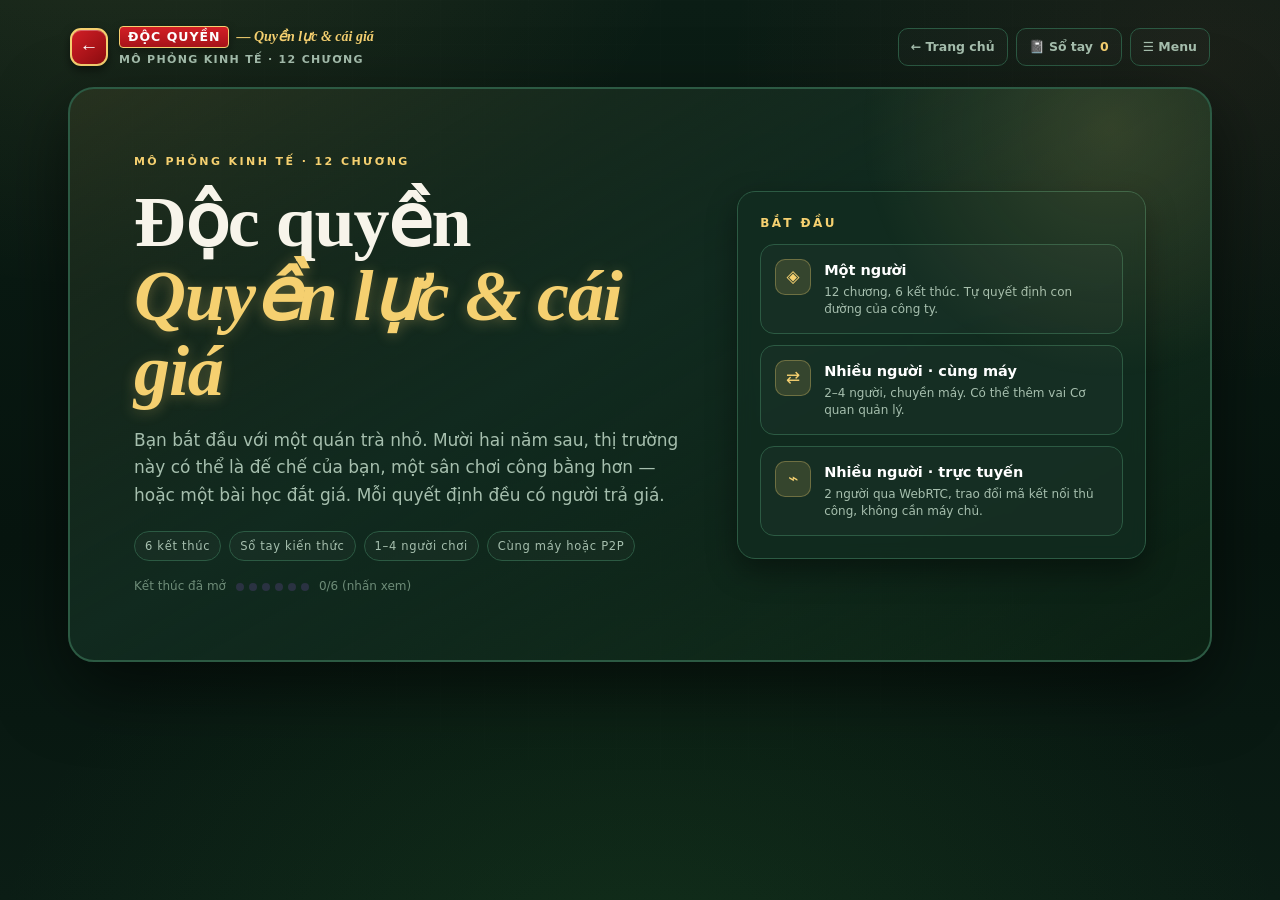
<file: docquyen.html>
<!DOCTYPE html>
<html lang="vi">
<head>
<meta charset="UTF-8">
<meta name="viewport" content="width=device-width, initial-scale=1, viewport-fit=cover">
<meta name="theme-color" content="#0a0c10">
<meta name="description" content="Độc quyền — Quyền lực và cái giá: game nhập vai kinh tế 12 chương về cạnh tranh, độc quyền và người tiêu dùng.">
<title>Độc quyền — Quyền lực &amp; cái giá</title>
<link rel="icon" href="data:image/svg+xml,<svg xmlns=%22http://www.w3.org/2000/svg%22 viewBox=%220 0 100 100%22><text y=%22.9em%22 font-size=%2280%22>🍵</text></svg>">
<style>
  :root{
    --bg:#0b1d15;
    --panel:#122c20;
    --panel-2:#183728;
    --panel-3:#1e4331;
    --line:#2c5a43;
    --line-soft:#1d3f2f;
    --ink:#f7f4ea;
    --muted:#a6bfae;
    --faint:#6e8c78;
    --gold:#f5d070;
    --jade:#5cdbb5;
    --blue:#64b5f6;
    --violet:#ba68c8;
    --danger:#ef5350;
    --gold-soft:rgba(245,208,112,.14);
    --jade-soft:rgba(92,219,181,.14);
    --blue-soft:rgba(100,181,246,.14);
    --violet-soft:rgba(186,104,200,.14);
    --danger-soft:rgba(239,83,80,.14);
    --radius:20px;
    --radius-sm:13px;
    --shadow:0 24px 70px rgba(0,0,0,.55);
    --font:"Trebuchet MS",system-ui,-apple-system,"Segoe UI",Roboto,"Helvetica Neue",Arial,sans-serif;
    --serif:"Palatino Linotype","Book Antiqua",Palatino,"Times New Roman",serif;
  }
  *{box-sizing:border-box}
  html{scroll-behavior:smooth}
  body{
    margin:0;min-height:100vh;background:var(--bg);color:var(--ink);
    font-family:var(--font);font-size:16px;line-height:1.6;
    -webkit-font-smoothing:antialiased;text-rendering:optimizeLegibility;
    overflow-x:hidden;
  }
  body::before{
    content:"";position:fixed;inset:0;z-index:-2;pointer-events:none;
    background:
      radial-gradient(900px 620px at 10% -10%,rgba(245,208,112,.09),transparent 62%),
      radial-gradient(800px 560px at 94% 6%,rgba(239,83,80,.07),transparent 60%),
      radial-gradient(1000px 760px at 50% 110%,rgba(46,125,50,.18),transparent 65%),
      linear-gradient(180deg,#0b1d15,#07150f 60%,#0b1d15);
    background-attachment:fixed;
  }
  body::after{
    content:"";position:fixed;inset:0;z-index:-1;pointer-events:none;opacity:.4;
    background-image:linear-gradient(rgba(255,255,255,.02) 1px,transparent 1px),
                     linear-gradient(90deg,rgba(255,255,255,.02) 1px,transparent 1px);
    background-size:44px 44px;
    mask-image:radial-gradient(ellipse at 50% 25%,black 35%,transparent 80%);
    -webkit-mask-image:radial-gradient(ellipse at 50% 25%,black 35%,transparent 80%);
  }
  h1,h2,h3,h4,p{margin:0}
  button{font:inherit;color:inherit;background:none;border:none;cursor:pointer}
  :focus-visible{outline:2px solid var(--gold);outline-offset:3px;border-radius:6px}

  .app{max-width:1180px;margin:0 auto;padding:20px 18px 56px}
  .screen{display:none;animation:screenIn .42s cubic-bezier(.2,.7,.2,1)}
  .screen.active{display:block}
  @keyframes screenIn{from{opacity:0;transform:translateY(14px)}to{opacity:1;transform:none}}
  @keyframes fadeUp{from{opacity:0;transform:translateY(10px)}to{opacity:1;transform:none}}
  @keyframes pop{0%{transform:scale(.92);opacity:0}60%{transform:scale(1.02)}100%{transform:scale(1);opacity:1}}
  @keyframes glowPulse{0%,100%{opacity:.5}50%{opacity:1}}
  @media (prefers-reduced-motion:reduce){
    *,*::before,*::after{animation-duration:.001ms !important;animation-iteration-count:1 !important;transition-duration:.001ms !important;scroll-behavior:auto !important}
  }

  .kicker{font-size:11px;letter-spacing:.22em;text-transform:uppercase;color:var(--gold);font-weight:700}
  .serif{font-family:var(--serif)}
  .muted{color:var(--muted)}
  .faint{color:var(--faint)}

  /* ---------- top bar ---------- */
  .topbar{display:flex;align-items:center;gap:14px;justify-content:space-between;padding:6px 2px 18px}
  .brand{display:flex;align-items:center;gap:11px;min-width:0}
  .brand-mark{
    width:38px;height:38px;border-radius:11px;display:grid;place-items:center;flex:0 0 auto;
    background:linear-gradient(135deg,#d32027 0%,#900c10 100%);
    border:2px solid var(--gold);color:#fff;text-decoration:none;
    font-family:var(--serif);font-size:19px;font-weight:900;
    box-shadow:0 4px 10px rgba(0,0,0,.5),inset 0 1px 0 rgba(255,255,255,.3);
    transition:transform .18s,border-color .18s;
  }
  .brand-mark:hover{transform:scale(1.05);border-color:#fff}
  .brand-txt{min-width:0}
  .brand-title-row{display:flex;align-items:center;gap:7px;flex-wrap:wrap}
  .brand-badge{
    display:inline-block;font-size:12.5px;letter-spacing:.08em;font-weight:900;text-transform:uppercase;
    color:#fff;background:linear-gradient(180deg,#d32027 0%,#aa141a 100%);
    padding:2px 8px;border:1.5px solid var(--gold);border-radius:4px;
    box-shadow:0 3px 8px rgba(0,0,0,.4);line-height:1.25;
  }
  .brand-long{font-family:var(--serif);font-size:14px;color:var(--gold);font-style:italic;font-weight:600}
  .brand-txt span#topSub{display:block;font-size:11px;color:var(--muted);letter-spacing:.12em;text-transform:uppercase;font-weight:600;margin-top:3px}
  .top-actions{display:flex;align-items:center;gap:8px;flex:0 0 auto}
  .icon-btn{
    display:inline-flex;align-items:center;gap:7px;padding:8px 12px;border-radius:10px;
    border:1px solid var(--line);background:rgba(255,255,255,.02);color:var(--muted);text-decoration:none;
    font-size:12.5px;font-weight:600;transition:background .18s,border-color .18s,color .18s;
  }
  .icon-btn:hover{background:rgba(255,255,255,.05);border-color:var(--gold);color:var(--ink)}
  .icon-btn[aria-pressed="true"]{background:var(--gold-soft);border-color:rgba(231,196,137,.4);color:var(--gold)}
  .badge-count{font-variant-numeric:tabular-nums;color:var(--gold)}

  /* ---------- title screen ---------- */
  .hero{
    position:relative;border:2px solid var(--line);border-radius:26px;overflow:hidden;
    background:linear-gradient(150deg,rgba(245,208,112,.08),#112a1f 45%,rgba(46,125,50,.1));
    box-shadow:var(--shadow);padding:clamp(26px,5vw,64px);
  }
  .hero::after{
    content:"";position:absolute;width:520px;height:520px;right:-160px;top:-220px;border-radius:50%;
    background:radial-gradient(circle,rgba(245,208,112,.15),transparent 68%);pointer-events:none;
  }
  .hero-grid{display:grid;grid-template-columns:minmax(0,1.35fr) minmax(0,1fr);gap:clamp(22px,4vw,52px);align-items:center}
  @media(max-width:820px){.hero-grid{grid-template-columns:1fr}}
  .hero h1{
    font-family:var(--serif);font-weight:600;line-height:1.04;letter-spacing:-.015em;
    font-size:clamp(38px,6.6vw,72px);margin:14px 0 0;
  }
  .hero h1 em{font-style:italic;color:var(--gold);text-shadow:0 2px 14px rgba(245,208,112,.3)}
  .hero-lede{margin-top:18px;max-width:52ch;color:var(--muted);font-size:clamp(15px,1.6vw,17px)}
  .hero-meta{margin-top:22px;display:flex;flex-wrap:wrap;gap:8px}
  .chip{
    font-size:11.5px;letter-spacing:.06em;padding:5px 10px;border-radius:999px;
    border:1px solid var(--line);background:rgba(255,255,255,.025);color:var(--muted);
  }
  .hero-panel{border:1.5px solid var(--line);border-radius:18px;background:rgba(18,44,32,.75);padding:22px;backdrop-filter:blur(8px);box-shadow:0 12px 30px rgba(0,0,0,.4)}
  .hero-panel h2{font-size:12px;letter-spacing:.2em;text-transform:uppercase;color:var(--gold);font-weight:700}
  .mode-btn{
    display:flex;width:100%;text-align:left;gap:13px;align-items:flex-start;
    border:1px solid var(--line);border-radius:14px;padding:14px;margin-top:11px;
    background:rgba(255,255,255,.02);transition:transform .18s,border-color .18s,background .18s;
    color:inherit;text-decoration:none;
  }
  .mode-btn:hover{transform:translateY(-2px);border-color:var(--gold);background:rgba(245,208,112,.08)}
  .mode-ico{width:36px;height:36px;flex:0 0 auto;border-radius:10px;display:grid;place-items:center;font-size:17px;background:var(--gold-soft);color:var(--gold);border:1px solid rgba(245,208,112,.3)}
  .mode-btn b{display:block;font-size:14.5px;color:#fff}
  .mode-btn small{display:block;color:var(--muted);font-size:12px;line-height:1.45;margin-top:2px}
  .continue-row{margin-top:15px;padding-top:15px;border-top:1px dashed var(--line)}
  .link-btn{font-size:12.5px;color:var(--gold);font-weight:600;letter-spacing:.02em}
  .link-btn:hover{text-decoration:underline}

  .ending-strip{margin-top:16px;display:flex;align-items:center;gap:10px;flex-wrap:wrap;font-size:12px;color:var(--faint)}
  .ending-strip.clickable{cursor:pointer;user-select:none;transition:opacity .15s ease, color .15s ease}
  .ending-strip.clickable:hover{color:var(--text);opacity:.95}
  .ending-strip.clickable:hover span:first-child{text-decoration:underline}
  .ending-dots{display:flex;gap:5px}
  .ending-dots i{width:8px;height:8px;border-radius:50%;background:#2a3242;display:block}
  .ending-dots i.on{background:var(--gold);box-shadow:0 0 10px rgba(231,196,137,.6)}

  /* ---------- HUD ---------- */
  .hud{
    position:sticky;top:0;z-index:40;margin:0 -18px 22px;padding:12px 18px;
    background:linear-gradient(180deg,rgba(23,56,42,.94) 0%,rgba(17,44,33,.96) 100%);backdrop-filter:blur(14px);
    border-bottom:1.5px solid var(--line);border-top:2.5px solid var(--gold);
    box-shadow:0 12px 35px rgba(0,0,0,.5);
  }
  .hud-top{display:flex;align-items:center;justify-content:space-between;gap:12px;flex-wrap:wrap}
  .hud-chapter{font-size:12px;color:var(--muted);display:flex;align-items:center;gap:9px;min-width:0}
  .hud-chapter b{color:var(--ink);font-size:12.5px;letter-spacing:.03em;white-space:nowrap;overflow:hidden;text-overflow:ellipsis}
  .round-pill{font-size:10.5px;letter-spacing:.14em;text-transform:uppercase;padding:3px 8px;border-radius:6px;background:var(--gold-soft);color:var(--gold);border:1px solid rgba(245,208,112,.35);white-space:nowrap;font-weight:700}
  .hud-btns{display:flex;gap:6px}
  .hud-btns .icon-btn{padding:6px 10px;font-size:11.5px}
  .stats{display:grid;grid-template-columns:repeat(6,minmax(0,1fr));gap:10px 14px;margin-top:11px}
  @media(max-width:900px){.stats{grid-template-columns:repeat(3,minmax(0,1fr))}}
  @media(max-width:460px){.stats{grid-template-columns:repeat(2,minmax(0,1fr));gap:8px 12px}}
  .stat{min-width:0}
  .stat-head{display:flex;align-items:baseline;justify-content:space-between;gap:6px}
  .stat-name{font-size:10.5px;letter-spacing:.09em;text-transform:uppercase;color:var(--muted);font-weight:700;white-space:nowrap;overflow:hidden;text-overflow:ellipsis}
  .stat-val{font-size:12px;font-variant-numeric:tabular-nums;color:var(--gold);font-weight:800}
  .bar{height:5px;border-radius:99px;background:#0d2319;margin-top:5px;overflow:hidden;position:relative}
  .bar>span{display:block;height:100%;border-radius:99px;transition:width .6s cubic-bezier(.2,.7,.2,1);background:var(--gold)}
  .stat[data-k="capital"] .bar>span{background:linear-gradient(90deg,#e5b842,#f5d070)}
  .stat[data-k="share"] .bar>span{background:linear-gradient(90deg,#1e88e5,#64b5f6)}
  .stat[data-k="brand"] .bar>span{background:linear-gradient(90deg,#8e24aa,#ba68c8)}
  .stat[data-k="trust"] .bar>span{background:linear-gradient(90deg,#43a047,#66bb6a)}
  .stat[data-k="gov"] .bar>span{background:linear-gradient(90deg,#fb8c00,#ffa726)}
  .stat[data-k="legal"] .bar>span{background:linear-gradient(90deg,#e53935,#ef5350)}
  .stat.delta-up .stat-val{color:var(--jade)}
  .stat.delta-down .stat-val{color:var(--danger)}
  .stat.delta-up .bar>span,.stat.delta-down .bar>span{box-shadow:0 0 12px currentColor}
  .float-delta{
    position:fixed;z-index:90;pointer-events:none;font-size:12px;font-weight:800;
    color:var(--jade);animation:floatUp 1.15s ease-out forwards;white-space:nowrap;
    text-shadow:0 2px 10px rgba(0,0,0,.7);
  }
  @keyframes floatUp{0%{opacity:0;transform:translateY(4px)}18%{opacity:1}100%{opacity:0;transform:translateY(-34px)}}

  /* ---------- chapter card ---------- */
  .chapter-wrap{display:grid;grid-template-columns:minmax(0,1fr) 292px;gap:22px;align-items:start}
  @media(max-width:980px){.chapter-wrap{grid-template-columns:1fr}}
  .card{
    border:2px solid var(--line);border-radius:var(--radius);background:linear-gradient(170deg,#132e22,#0d2319);
    box-shadow:var(--shadow);padding:clamp(20px,3vw,34px);animation:fadeUp .4s ease-out;
  }
  .ch-head{display:flex;align-items:center;justify-content:space-between;gap:14px;flex-wrap:wrap}
  .ch-num{font-family:var(--serif);font-size:clamp(30px,4vw,44px);line-height:1;color:rgba(245,208,112,.3);font-weight:700}
  .ch-title{font-family:var(--serif);font-size:clamp(22px,3vw,32px);line-height:1.18;font-weight:600;margin-top:6px;letter-spacing:-.01em;color:#fff}
  .ch-loc{font-size:12px;color:var(--muted);margin-top:6px;letter-spacing:.04em}
  .divider{height:1px;background:linear-gradient(90deg,var(--line),transparent);margin:20px 0}
  .story p{margin:0 0 13px;color:#dbe7de;font-size:15.5px;line-height:1.72}
  .story p:last-child{margin-bottom:0}
  .story .say{border-left:3px solid var(--gold);padding:4px 0 4px 14px;color:var(--gold);font-style:italic;background:rgba(245,208,112,.05);border-radius:0 8px 8px 0}
  .who{display:block;font-style:normal;font-size:10.5px;letter-spacing:.16em;text-transform:uppercase;color:var(--muted);margin-bottom:3px;font-weight:700}

  .choices{margin-top:24px;display:grid;gap:11px}
  .choice{
    display:flex;gap:14px;align-items:flex-start;text-align:left;width:100%;
    padding:16px 16px 15px;border-radius:14px;border:1.5px solid var(--line);
    background:linear-gradient(160deg,#143326,#0f281e);
    position:relative;overflow:hidden;
    transition:transform .16s,border-color .16s,background .16s,box-shadow .16s;
  }
  .choice::before{
    content:"";position:absolute;top:0;left:0;right:0;height:5px;
    background:#e53935;
  }
  .choice:nth-of-type(2)::before{background:#1e88e5}
  .choice:nth-of-type(3)::before{background:#43a047}
  .choice:nth-of-type(4)::before{background:#fbc02d}
  .choice:hover:not(:disabled){
    transform:translateY(-2px);border-color:var(--gold);
    background:#194030;box-shadow:0 10px 24px rgba(0,0,0,.45);
  }
  .choice:active:not(:disabled){transform:translateY(0)}
  .choice:disabled{opacity:.45;cursor:not-allowed}
  .choice-key{
    flex:0 0 auto;width:28px;height:28px;border-radius:8px;display:grid;place-items:center;
    background:rgba(245,208,112,.12);border:1.5px solid var(--gold);font-size:12px;font-weight:900;color:var(--gold);
    font-variant-numeric:tabular-nums;
  }
  .choice-body{min-width:0;flex:1}
  .choice-body b{display:block;font-size:14.5px;font-weight:700;letter-spacing:.005em;color:#fff}
  .choice-body small{display:block;color:var(--muted);font-size:12.5px;line-height:1.5;margin-top:3px}
  .choice-tags{display:flex;flex-wrap:wrap;gap:5px;margin-top:8px}
  .tag{
    font-size:10px;letter-spacing:.05em;padding:2px 7px;border-radius:5px;
    background:rgba(255,255,255,.045);color:var(--muted);border:1px solid var(--line-soft);
  }
  .tag.locked{color:var(--danger);border-color:rgba(229,142,131,.3);background:var(--danger-soft)}
  .tag.special{color:var(--violet);border-color:rgba(183,167,238,.3);background:var(--violet-soft)}

  /* ---------- side ---------- */
  .side{display:grid;gap:14px;position:sticky;top:150px}
  @media(max-width:980px){.side{position:static}}
  .panel{border:1.5px solid var(--line);border-radius:var(--radius-sm);background:#122c20;padding:16px;box-shadow:0 10px 24px rgba(0,0,0,.3)}
  .panel h3{font-size:10.5px;letter-spacing:.18em;text-transform:uppercase;color:var(--faint);font-weight:700;margin-bottom:10px}
  .log{display:grid;gap:9px;max-height:250px;overflow:auto;padding-right:4px}
  .log-item{font-size:12.2px;color:var(--muted);line-height:1.45;padding-left:12px;position:relative}
  .log-item::before{content:"";position:absolute;left:0;top:7px;width:4px;height:4px;border-radius:50%;background:var(--gold);opacity:.6}
  .log-item b{color:var(--ink);font-weight:600}
  .log-empty{font-size:12px;color:var(--faint);font-style:italic}
  .roster{display:grid;gap:8px}
  .roster-row{display:flex;align-items:center;gap:9px;font-size:12.5px}
  .avatar{width:26px;height:26px;border-radius:8px;display:grid;place-items:center;font-size:10.5px;font-weight:800;background:var(--panel-3);color:var(--gold);border:1px solid var(--line);flex:0 0 auto}
  .roster-row .nm{flex:1;min-width:0;white-space:nowrap;overflow:hidden;text-overflow:ellipsis}
  .roster-row .sh{font-variant-numeric:tabular-nums;color:var(--muted);font-size:11.5px}
  .roster-row.me .nm{color:var(--gold)}

  /* ---------- modal / notebook / results ---------- */
  .overlay{
    position:fixed;inset:0;z-index:100;display:grid;place-items:center;padding:18px;
    background:rgba(4,6,9,.78);backdrop-filter:blur(6px);animation:fadeUp .22s ease-out;
  }
  .overlay[hidden]{display:none}
  .modal{
    width:min(680px,100%);max-height:min(86vh,860px);overflow:auto;
    border:2px solid var(--line);border-radius:22px;background:linear-gradient(165deg,#153326,#0c2118);
    box-shadow:var(--shadow);padding:clamp(20px,3vw,32px);animation:pop .3s cubic-bezier(.2,.8,.2,1);
  }
  .modal-head{display:flex;align-items:flex-start;justify-content:space-between;gap:14px;margin-bottom:16px}
  .modal-head h2{font-family:var(--serif);font-size:clamp(21px,3vw,27px);font-weight:600;line-height:1.2;color:#fff}
  .close-btn{width:32px;height:32px;border-radius:9px;display:grid;place-items:center;border:1px solid var(--line);color:var(--muted);flex:0 0 auto}
  .close-btn:hover{background:rgba(255,255,255,.05);border-color:var(--gold);color:var(--ink)}
  .notebook{display:grid;gap:10px}
  .note{border:1.5px solid var(--line);border-radius:12px;padding:13px 14px;background:rgba(255,255,255,.025)}
  .note .nt-t{font-size:11px;letter-spacing:.13em;text-transform:uppercase;color:var(--gold);font-weight:700;margin-bottom:5px}
  .note p{font-size:13.5px;color:#dbe7de;line-height:1.6}
  .note.locked p{color:var(--faint);font-style:italic}
  .note-detail{margin-top:8px;font-size:12.5px;color:var(--muted);line-height:1.6;border-top:1px dashed var(--line);padding-top:8px}

  .result-banner{
    display:flex;align-items:center;gap:14px;padding:14px 16px;border-radius:14px;margin-bottom:18px;
    border:1.5px solid rgba(245,208,112,.35);background:var(--gold-soft);
  }
  .result-banner .big{font-size:25px;line-height:1}
  .result-banner b{display:block;font-size:14px;color:#fff}
  .result-banner small{display:block;font-size:12px;color:var(--muted);margin-top:2px}
  .deltas{display:flex;flex-wrap:wrap;gap:7px;margin-top:12px}
  .delta-chip{font-size:11.5px;padding:4px 9px;border-radius:999px;border:1px solid var(--line);background:rgba(255,255,255,.03);font-variant-numeric:tabular-nums}
  .delta-chip.up{color:var(--jade);border-color:rgba(92,219,181,.35);background:var(--jade-soft)}
  .delta-chip.down{color:var(--danger);border-color:rgba(239,83,80,.35);background:var(--danger-soft)}
  .consequence{font-size:14px;color:#dbe7de;line-height:1.7;margin-top:2px}
  .consequence p{margin:0 0 10px}
  .unlock{margin-top:14px;padding:12px 14px;border-radius:12px;border:1.5px dashed rgba(186,104,200,.4);background:var(--violet-soft);font-size:12.5px;color:#e1bee7}
  .unlock b{color:var(--violet)}

  .btn{
    display:inline-flex;align-items:center;justify-content:center;gap:8px;padding:12px 20px;border-radius:12px;
    font-weight:700;font-size:13.5px;letter-spacing:.01em;transition:transform .16s,box-shadow .16s,background .16s,border-color .16s;
    border:1.5px solid transparent;
  }
  .btn-primary{
    background:linear-gradient(135deg,#d32027 0%,#aa141a 100%);color:#fff;
    border-color:var(--gold);box-shadow:0 8px 24px rgba(211,32,39,.38);
  }
  .btn-primary:hover{transform:translateY(-2px);box-shadow:0 12px 30px rgba(211,32,39,.55);border-color:#fff}
  .btn-ghost{border-color:var(--line);color:var(--muted);background:rgba(255,255,255,.03)}
  .btn-ghost:hover{color:var(--ink);border-color:var(--gold);background:rgba(245,208,112,.08)}
  .btn-row{display:flex;gap:10px;flex-wrap:wrap;margin-top:20px}
  .foot-note{font-size:11.5px;color:var(--faint);margin-top:14px;line-height:1.5}
  /* ---------- setup ---------- */
  .setup-wrap{max-width:720px;margin:0 auto;animation:fadeUp .35s ease-out}
  .setup-head{display:flex;align-items:center;gap:18px;margin-bottom:20px}
  .setup-head h1{font-size:clamp(24px,3.6vw,34px);font-weight:600;line-height:1.15;margin-top:3px;color:#fff}
  .field{margin-bottom:16px}
  .field label{display:block;font-size:11.5px;letter-spacing:.11em;text-transform:uppercase;color:var(--gold);font-weight:700;margin-bottom:7px}
  .field small{display:block;font-size:12px;color:var(--muted);margin-top:6px;line-height:1.5}
  input[type=text],input:not([type]),textarea{
    width:100%;padding:11px 13px;border-radius:11px;border:1.5px solid var(--line);
    background:#0d2319;color:var(--ink);font:inherit;font-size:14px;
    transition:border-color .16s,background .16s,box-shadow .16s;
  }
  input:focus,textarea:focus{outline:none;border-color:var(--gold);background:#122c20;box-shadow:0 0 0 3px rgba(245,208,112,.15)}
  textarea{resize:vertical;min-height:60px}
  textarea.code{font-family:ui-monospace,"Cascadia Mono",Consolas,monospace;font-size:11px;line-height:1.5;height:130px;word-break:break-all}
  .seg{display:flex;gap:8px;flex-wrap:wrap}
  .seg-btn{padding:9px 16px;border-radius:10px;border:1px solid var(--line);color:var(--muted);font-size:13px;font-weight:600;background:rgba(255,255,255,.02);transition:all .16s}
  .seg-btn:hover{border-color:#3a465c;color:var(--ink)}
  .seg-btn.on{background:var(--gold-soft);border-color:rgba(231,196,137,.5);color:var(--gold)}
  .mp-list{display:grid;gap:9px;margin-bottom:16px}
  .mp-row{display:grid;grid-template-columns:34px 1fr 1.2fr;gap:8px;align-items:center}
  .mp-row.off{opacity:.4}
  .mp-row .avatar{width:30px;height:30px}
  .check{display:flex;align-items:center;gap:9px;font-size:13px;color:var(--muted);margin:6px 0 18px;cursor:pointer}
  .check input{width:17px;height:17px;accent-color:#e7c489}
  .hint-box{font-size:12.5px;line-height:1.6;color:var(--faint);border:1px dashed var(--line);border-radius:11px;padding:11px 13px;margin-top:4px}
  .err{margin-top:12px;padding:10px 13px;border-radius:10px;background:var(--danger-soft);border:1px solid rgba(229,142,131,.32);color:var(--danger);font-size:12.5px;line-height:1.5}
  .small{font-size:12px}

  /* ---------- handoff / waiting ---------- */
  .handoff{text-align:center;padding:clamp(30px,6vw,56px) clamp(20px,4vw,40px)}
  .handoff h2{font-size:clamp(23px,3.4vw,32px);font-weight:600;margin:10px 0 12px}
  .handoff .muted{max-width:46ch;margin:0 auto}
  .avatar.big{width:74px;height:74px;border-radius:20px;font-size:28px;margin:24px auto 6px;border-width:1.5px}
  .center-card{text-align:center;padding:clamp(34px,6vw,60px)}
  .wait-dots{display:flex;gap:7px;justify-content:center;margin-top:22px}
  .wait-dots i{width:7px;height:7px;border-radius:50%;background:var(--gold);animation:glowPulse 1.2s ease-in-out infinite}
  .wait-dots i:nth-child(2){animation-delay:.18s}
  .wait-dots i:nth-child(3){animation-delay:.36s}

  /* ---------- toast ---------- */
  .toast{
    position:fixed;left:50%;bottom:26px;z-index:200;transform:translate(-50%,20px);
    width:min(440px,calc(100vw - 32px));padding:14px 16px;border-radius:14px;
    border:1px solid rgba(183,167,238,.4);background:linear-gradient(160deg,#1a1930,#121322);
    box-shadow:0 20px 55px rgba(0,0,0,.5);opacity:0;transition:opacity .3s,transform .3s;
  }
  .toast.show{opacity:1;transform:translate(-50%,0)}
  .toast-k{font-size:9.5px;letter-spacing:.2em;text-transform:uppercase;color:var(--violet);font-weight:800;margin-bottom:4px}
  .toast b{display:block;font-size:14px;margin-bottom:2px}
  .toast p{font-size:12.5px;color:var(--muted);line-height:1.5}

  /* ---------- reveal rows ---------- */
  .pick-list{display:grid;gap:10px}
  .pick-row{display:flex;gap:11px;align-items:flex-start;padding:11px 12px;border-radius:12px;background:rgba(255,255,255,.022);border:1px solid var(--line-soft)}
  .pick-body{min-width:0;flex:1}
  .pick-body>b{display:block;font-size:13px}
  .pick-body>small{display:block;font-size:12px;color:var(--muted);margin-top:1px}
  .pick-body .deltas{margin-top:6px}

  /* ---------- ending ---------- */
  .ending{max-width:1020px;margin:0 auto;animation:fadeUp .45s ease-out}
  .end-hero{text-align:center;padding:clamp(30px,6vw,64px) 20px clamp(26px,5vw,48px);position:relative}
  .end-hero::before{
    content:"";position:absolute;inset:0;z-index:-1;border-radius:28px;
    background:radial-gradient(ellipse at 50% 0%,color-mix(in srgb,var(--tone) 12%,transparent),transparent 68%);
  }
  .end-emoji{font-size:30px;line-height:1}
  .end-emoji.big{font-size:52px;margin-bottom:16px;filter:drop-shadow(0 0 24px currentColor)}
  .end-hero h1{font-size:clamp(31px,5.4vw,56px);font-weight:600;line-height:1.08;margin:10px 0 0;letter-spacing:-.015em}
  .end-quote{max-width:56ch;margin:18px auto 0;font-family:var(--serif);font-style:italic;font-size:clamp(14px,1.7vw,17px);color:var(--muted);line-height:1.65}
  .end-grid{display:grid;grid-template-columns:1fr 1fr;gap:18px;margin-top:22px;align-items:start}
  @media(max-width:820px){.end-grid{grid-template-columns:1fr}}
  .end-h{font-size:11px;letter-spacing:.18em;text-transform:uppercase;color:var(--gold);font-weight:700;margin-bottom:12px}
  .end-p{font-size:14.5px;line-height:1.78;color:#cfd7e2;margin:0 0 12px}
  .end-p:last-child{margin-bottom:0}
  .journey{display:grid;gap:2px;padding-right:4px}
  .journey-step{display:grid;grid-template-columns:26px 1fr;gap:8px;align-items:baseline;padding:7px 0;border-bottom:1px solid var(--line-soft)}
  .journey-step span{font-size:10.5px;color:var(--faint);font-variant-numeric:tabular-nums}
  .journey-step b{font-size:12.8px;font-weight:600;color:#dbe2ec}
  .journey-step small{grid-column:2;font-size:11px;color:var(--faint)}
  .journey-step small.did{color:#9fb3cc;margin-top:2px}
  .end-list{display:grid;gap:9px}
  .end-card{display:flex;gap:13px;align-items:flex-start;padding:13px;border-radius:13px;background:rgba(255,255,255,.022);border:1px solid var(--line)}
  .end-info{min-width:0}
  .end-info>b{display:block;font-size:14px;margin:2px 0 1px}
  .end-info>small{display:block;font-size:11.5px;color:var(--faint);margin-bottom:7px}
  .market-card{background:linear-gradient(160deg,rgba(127,211,186,.05),rgba(18,22,30,.92))}
  .menu-list{display:grid;gap:9px}

  /* Trong ván chơi, HUD đã có nút Sổ tay và Menu: ẩn cụm nút trùng lặp ở thanh trên. */
  body.in-game .top-actions{display:none}

  @media(max-width:520px){
    .topbar{padding-bottom:14px;gap:8px}
    .brand-long{display:none}
    .brand-txt b{font-size:13px}
    .brand-txt span{display:none}
    .icon-btn{padding:7px 10px;font-size:11.5px}
    .hero{padding:24px 18px 26px;border-radius:20px}
    .app{padding:14px 14px 44px}
    .hud{margin:0 -14px 18px;padding:10px 14px}
    .card{border-radius:16px}
    .mp-row{grid-template-columns:28px 1fr;gap:7px}
    .mp-row input{grid-column:2}
    .ch-head{flex-direction:column;align-items:flex-start;gap:5px}
    .choice{padding:13px 13px;gap:11px}
  }

</style>
</head>
<body>
<div class="app">
  <header class="topbar">
    <div class="brand">
      <a class="brand-mark" href="index.html" aria-label="Về trang chủ" title="Về trang chủ">←</a>
      <div class="brand-txt">
        <div class="brand-title-row"><b class="brand-badge">Độc quyền</b><span class="brand-long">— Quyền lực &amp; cái giá</span></div>
        <span id="topSub">Mô phỏng kinh tế · 12 chương</span>
      </div>
    </div>
    <div class="top-actions">
      <a class="icon-btn" href="index.html">← Trang chủ</a>
      <button class="icon-btn" id="btnNotebook" data-act="notebook" type="button">📓 Sổ tay <span class="badge-count" id="noteCount">0</span></button>
      <button class="icon-btn" id="btnMenu" data-act="menu" type="button">☰ Menu</button>
    </div>
  </header>
  <main id="main"></main>
</div>
<div id="overlayRoot"></div>
<div id="deltaRoot" aria-hidden="true"></div>
<script>
/* ===== 01-data-a.js ===== */
/* =====================================================================
   ĐỘC QUYỀN — QUYỀN LỰC & CÁI GIÁ
   Dữ liệu truyện tách riêng để dễ chỉnh sửa.
   ===================================================================== */
const STORY = {
  meta: {
    title: 'Độc quyền — Quyền lực & cái giá',
    subtitle: 'Mô phỏng kinh tế · 12 chương',
    company: 'Trà Mộc',
    startYear: 2019
  },

  stats: {
    capital: { name: 'Vốn', short: 'Vốn', icon: '₫', hint: 'Nguồn lực tài chính để mở rộng, chịu lỗ và đầu tư.' },
    share: { name: 'Thị phần', short: 'Thị phần', icon: '％', hint: 'Tỷ lệ khách hàng hoặc doanh thu của bạn trên thị trường.' },
    brand: { name: 'Uy tín thương hiệu', short: 'Uy tín', icon: '◈', hint: 'Mức độ nhận diện và thiện cảm của thương hiệu.' },
    trust: { name: 'Niềm tin người tiêu dùng', short: 'Niềm tin', icon: '♡', hint: 'Kỳ vọng của khách hàng rằng bạn bán đúng giá trị.' },
    gov: { name: 'Quan hệ chính quyền', short: 'Chính quyền', icon: '⌂', hint: 'Mức độ tin cậy và hợp tác với cơ quan quản lý.' },
    legal: { name: 'Áp lực pháp lý', short: 'Pháp lý', icon: '§', hint: 'Càng cao càng gần một cuộc điều tra hoặc lệnh trừng phạt.' }
  },

  cards: {
    canhtranh: {
      title: 'Cạnh tranh',
      short: 'Cạnh tranh là việc các doanh nghiệp cùng giành khách hàng bằng giá, chất lượng và dịch vụ. Cạnh tranh lành mạnh thường mang lại giá thấp hơn và nhiều lựa chọn hơn cho người tiêu dùng.',
      detail: 'Khi nhiều doanh nghiệp cùng bán một loại hàng hoá, người mua có quyền chọn. Doanh nghiệp muốn thắng phải liên tục cải thiện sản phẩm hoặc giảm chi phí. Đó là động lực khiến thị trường vận động, dù quá trình này luôn có người thua.'
    },
    'chien-tranh-gia': {
      title: 'Chiến tranh giá',
      short: 'Giảm giá để giành thị phần có thể mở rộng khách hàng, nhưng nếu kéo dài dưới chi phí, doanh nghiệp đốt vốn và dễ biến thành bán phá giá.',
      detail: 'Chiến tranh giá thường bắt đầu như một chiêu khuyến mãi. Nếu cả hai bên cùng giảm, lợi ích ngắn hạn thuộc về người tiêu dùng, nhưng doanh nghiệp yếu vốn sẽ bị loại khỏi cuộc chơi. Khi đối thủ biến mất, người thắng có động cơ nâng giá trở lại.'
    },
    'doc-quyen-tu-nhan': {
      title: 'Độc quyền tư nhân',
      short: 'Một doanh nghiệp tư nhân nắm phần lớn thị trường hoặc nguồn cung, có thể tự đặt giá và gây sức ép lên đối tác.',
      detail: 'Độc quyền tư nhân hình thành nhờ lợi thế công nghệ, vốn, thương hiệu hoặc bằng cách mua lại đối thủ. Nó không tự động bất hợp pháp, nhưng khi doanh nghiệp lạm dụng để loại đối thủ hoặc bóp người tiêu dùng, pháp luật cạnh tranh sẽ vào cuộc.'
    },
    'doc-quyen-nha-nuoc': {
      title: 'Độc quyền nhà nước',
      short: 'Nhà nước nắm giữ hoặc bảo hộ một lĩnh vực then chốt. Có thể ổn định an sinh, nhưng thiếu cạnh tranh dễ làm giá cao và dịch vụ chậm đổi mới.',
      detail: 'Một số ngành như điện, nước, đường sắt được Nhà nước độc quyền vì lợi ích công cộng và chi phí hạ tầng lớn. Vấn đề là thiết kế cơ chế giám sát để doanh nghiệp nhà nước không lạm dụng vị thế, và để khu vực tư nhân được tham gia ở phần có thể cạnh tranh.'
    },
    'loi-nhuan-doc-quyen': {
      title: 'Lợi nhuận độc quyền',
      short: 'Là phần lợi nhuận vượt mức cạnh tranh nhờ vị thế thị trường: giá bán cao hơn chi phí biên đáng kể mà không bị đối thủ kéo xuống.',
      detail: 'Trong cạnh tranh, lợi nhuận cao sẽ hút thêm doanh nghiệp gia nhập và dần bị san phẳng. Với độc quyền, rào cản gia nhập giữ lợi nhuận siêu ngạch lại trong tay một số ít. Phần chênh lệch đó thường do người tiêu dùng trả.'
    },
    'thon-tinh-sap-nhap': {
      title: 'Thôn tính & sáp nhập',
      short: 'Mua lại hoặc hợp nhất doanh nghiệp khác giúp mở rộng thị phần nhanh, nhưng có thể tạo vị thế thống lĩnh và bị cơ quan cạnh tranh xem xét.',
      detail: 'Sáp nhập có thể mang lại hiệu quả kinh tế thật: giảm chi phí, chia sẻ công nghệ, cứu doanh nghiệp đang chết. Nhưng nếu một thương vụ khiến thị trường chỉ còn vài người chơi hoặc đẩy đối thủ nhỏ ra ngoài, nó trở thành vấn đề cạnh tranh.'
    },
    'thao-tung-gia': {
      title: 'Thao túng giá',
      short: 'Găm hàng, tung tin thất thiệt hoặc bắt tay đẩy giá lên là hành vi bóp méo thị trường, gây thiệt hại trực tiếp cho người tiêu dùng.',
      detail: 'Thao túng giá tạo ra khan hiếm giả. Người mua phải trả nhiều hơn trong khi lượng hàng thật không đổi. Khi bị phát hiện, doanh nghiệp đối diện xử phạt, bồi thường và mất niềm tin — thứ khó mua lại hơn tiền.'
    },
    'luat-chong-doc-quyen': {
      title: 'Luật chống độc quyền',
      short: 'Pháp luật cạnh tranh cấm lạm dụng vị thế thống lĩnh, thoả thuận hạn chế cạnh tranh và sáp nhập gây hại cho thị trường.',
      detail: 'Luật không trừng phạt việc thành công. Luật trừng phạt việc dùng thành công để chặn đường người khác. Các công cụ thường gặp: điều tra, phạt tiền, buộc chia tách, cấm sáp nhập hoặc yêu cầu mở hạ tầng cho đối thủ.'
    },
    cartel: {
      title: 'Cartel',
      short: 'Các đối thủ bí mật bắt tay giữ giá hoặc chia thị trường. Đây là thoả thuận hạn chế cạnh tranh, bị phạt nặng khi bị phát hiện.',
      detail: 'Cartel nguy hiểm vì nó giả lập một thị trường ổn định nhưng lấy đi lợi ích của người mua. Mỗi doanh nghiệp tham gia đều có động cơ phá cam kết để giành khách, nên cartel thường mong manh và cần cơ chế trừng phạt nội bộ — dấu hiệu dễ bị phát hiện.'
    },
    'thi-phan': {
      title: 'Thị phần',
      short: 'Tỷ lệ doanh thu hoặc sản lượng của doanh nghiệp trên toàn thị trường. Thị phần cao tạo quyền lực thị trường nhưng không đồng nghĩa với độc quyền.',
      detail: 'Thị phần chỉ là một thước đo. Một doanh nghiệp có thể có thị phần lớn nhờ sản phẩm tốt mà không lạm dụng. Ngược lại, thị phần vừa phải nhưng kiểm soát nguyên liệu đầu vào vẫn có thể gây sức ép độc quyền.'
    },
    'ban-pha-gia': {
      title: 'Bán phá giá',
      short: 'Bán dưới chi phí để loại đối thủ rồi nâng giá sau đó. Hành vi này bị coi là cạnh tranh không lành mạnh khi nhằm mục đích loại bỏ đối thủ.',
      detail: 'Bán lỗ không phải lúc nào cũng xấu: khuyến mãi, xả hàng tồn kho là bình thường. Ranh giới nằm ở ý định và khả năng bù lỗ kéo dài. Nếu doanh nghiệp có tiềm lực tài chính lớn dùng giá thấp để đẩy đối thủ ra, người tiêu dùng hưởng lợi ngắn hạn nhưng mất lựa chọn dài hạn.'
    },
    'niem-tin': {
      title: 'Niềm tin người tiêu dùng',
      short: 'Là tài sản vô hình. Một scandal giá hoặc lao động có thể xoá sổ nhiều năm xây dựng thương hiệu.',
      detail: 'Niềm tin không nằm trên bảng cân đối kế toán nhưng quyết định việc khách có quay lại hay không. Khi khách nghi ngờ, họ không chỉ bỏ đi — họ còn kể cho người khác. Chi phí giành lại niềm tin thường cao hơn chi phí phòng ngừa rất nhiều.'
    },
    'doi-moi': {
      title: 'Đổi mới sáng tạo',
      short: 'Cách bền vững nhất để giữ vị thế là làm sản phẩm tốt hơn, chứ không phải dựng rào cản để chặn đối thủ.',
      detail: 'Đổi mới tạo ra giá trị mới thay vì chia lại miếng bánh cũ. Nó cũng là lý do chính đáng để doanh nghiệp lớn có lợi nhuận cao: họ đã đầu tư và chấp nhận rủi ro. Cạnh tranh bằng đổi mới thường không cần Nhà nước phải can thiệp.'
    },
    'trach-nhiem': {
      title: 'Trách nhiệm xã hội',
      short: 'Doanh nghiệp lớn phải cân bằng lợi nhuận với người lao động và cộng đồng; mất cân bằng sẽ tạo áp lực pháp lý và uy tín.',
      detail: 'Trách nhiệm xã hội không chỉ là thiện nguyện. Nó là cách quản trị rủi ro: điều kiện lao động tốt giảm đình công, chuỗi cung ứng minh bạch giảm scandal, và cộng đồng địa phương trở thành người ủng hộ thay vì người phản đối.'
    },
    'chia-tach': {
      title: 'Chia tách doanh nghiệp',
      short: 'Biện pháp cơ cấu lại khi một doanh nghiệp quá lớn hoặc lạm dụng vị thế, nhằm khôi phục cạnh tranh.',
      detail: 'Chia tách là công cụ mạnh và hiếm dùng. Nó có thể phá huỷ hiệu quả kinh tế có thật, nên cơ quan quản lý thường ưu tiên biện pháp nhẹ hơn: buộc mở hạ tầng, cấm hành vi, phạt tiền. Chia tách chỉ hợp lý khi cấu trúc thị trường tự nó chặn cạnh tranh.'
    },
    'lien-minh': {
      title: 'Liên minh cạnh tranh',
      short: 'Hợp tác giữa doanh nghiệp, hợp tác xã và người tiêu dùng có thể tạo giá trị chung mà không cần thao túng thị trường.',
      detail: 'Liên minh khác cartel ở chỗ nó mở rộng giá trị thay vì giới hạn cạnh tranh: chia sẻ hạ tầng, cùng xây tiêu chuẩn, cùng mua nguyên liệu minh bạch. Khi lợi ích được chia sẻ công khai, người tiêu dùng cũng là một bên thắng.'
    },
    'nguoi-tieu-dung': {
      title: 'Người tiêu dùng',
      short: 'Người mua là bên cuối cùng trả giá cho mọi quyết định thị trường. Bảo vệ lựa chọn và thông tin của họ là nền tảng của cạnh tranh.',
      detail: 'Người tiêu dùng không chỉ là người mua. Họ là người bỏ phiếu bằng ví tiền mỗi ngày. Khi thông tin minh bạch và quyền lựa chọn được bảo vệ, doanh nghiệp phải cạnh tranh bằng giá trị thật. Khi thông tin bị bóp méo, cả thị trường cùng trả giá.'
    },
    'hien-chuong': {
      title: 'Hiến chương thị trường',
      short: 'Một mô hình đồng thuận: doanh nghiệp tự nguyện giới hạn quyền lực, chia sẻ hạ tầng, Nhà nước giám sát minh bạch, người tiêu dùng có tiếng nói.',
      detail: 'Đây không phải một văn bản pháp luật cứng nhắc mà là cam kết nhiều bên. Doanh nghiệp lớn mở hạ tầng cho đối thủ nhỏ với giá hợp lý; Nhà nước đặt chuẩn giám sát và công bố dữ liệu; người tiêu dùng có kênh phản hồi thực chất. Lợi nhuận vẫn tồn tại, nhưng không đến từ việc chặn người khác.'
    }
  },

  endings: {
    empire: {
      title: 'Đế chế độc quyền',
      tag: 'KẾT THÚC 01 · QUYỀN LỰC',
      emoji: '♛',
      tone: '#e7c489',
      quote: '“Khi không còn ai dám cạnh tranh, giá cả không còn là câu chuyện của thị trường — nó là câu chuyện của một người.”',
      commentary: [
        '{T} trở thành cái tên mặc định. Mười năm sau, mỗi cốc trà ở Việt Nam đều đi qua một cánh cửa của bạn. Nhà đầu tư ca ngợi “hiệu quả quy mô”; khách hàng thì quen dần với việc trả nhiều hơn mà không còn lựa chọn nào khác.',
        'Bạn đã thắng. Nhưng thị trường không còn là nơi thử thách ý tưởng mới, mà là một hành lang chỉ có một lối vào. Những quán nhỏ từng là đối thủ giờ trở thành khách thuê mặt bằng của bạn. Cái giá của đế chế không nằm trên hoá đơn — nó nằm ở việc không ai còn dám thử.'
      ],
      lesson: 'Độc quyền có thể tạo lợi nhuận bền vững cho một doanh nghiệp, nhưng khi quyền lực thị trường bị lạm dụng, người tiêu dùng mất lựa chọn và nền kinh tế mất động lực đổi mới. Thành công không tự động là lạm dụng — nhưng cần cơ chế để thành công không chặn đường người khác.'
    },
    breakup: {
      title: 'Ngày công ty bị chia tách',
      tag: 'KẾT THÚC 02 · PHÁP LÝ',
      emoji: '⚖',
      tone: '#8db8ec',
      quote: '“Luật không trừng phạt việc bạn lớn. Luật trừng phạt việc bạn dùng cái lớn để không ai được lớn.”',
      commentary: [
        'Bản án dài hơn bạn tưởng. Ủy ban Cạnh tranh kết luận {T} lạm dụng vị thế thống lĩnh, chặn đối thủ tiếp cận nguồn nguyên liệu và phân phối. Công ty phải tách mảng bán lẻ, mảng nguyên liệu và nền tảng giao hàng thành ba pháp nhân độc lập.',
        'Ngày chia tách, bạn đứng giữa văn phòng trống. Ba công ty mới vẫn mang những cái tên quen thuộc, nhưng không còn là đế chế của bạn. Thị trường thở lại. Ba năm sau, một trong những công ty tách ra tung ra sản phẩm mà {T} cũ chưa từng nghĩ tới — vì ngày đó, không ai còn sợ phải khác bạn.'
      ],
      lesson: 'Luật chống độc quyền không nhằm làm doanh nghiệp yếu đi, mà để bảo vệ khả năng cạnh tranh. Các biện pháp từ phạt tiền đến chia tách nhằm khôi phục lựa chọn cho thị trường. Phòng ngừa bằng hành vi đúng luôn rẻ hơn đối phó với điều tra.'
    },
    bankrupt: {
      title: 'Khi két sắt trống rỗng',
      tag: 'KẾT THÚC 03 · SINH TỒN',
      emoji: '◌',
      tone: '#e58e83',
      quote: '“Một công ty có thể chết vì thiếu khách. Nhiều công ty chết vì quá tin rằng mình không thể chết.”',
      commentary: [
        'Những chi nhánh mở quá nhanh, những hợp đồng thuê mặt bằng mười năm, những đợt khuyến mãi để đè đối thủ — tất cả đến hạn cùng lúc. Dòng tiền mỏng như tờ giấy. Khi nhà cung cấp ngừng giao hàng vì công nợ, chuỗi {T} dừng lại giữa một buổi sáng bình thường.',
        'Bạn học được bài học cuối cùng: thị phần không trả được lương. Niềm tin của khách có thể xây lại, nhưng một doanh nghiệp không còn tiền để qua tháng thì không còn cơ hội thử. Người mua thiệt, nhân viên mất việc, và đối thủ tiếp quản những gì còn lại.'
      ],
      lesson: 'Tăng trưởng phải đi cùng khả năng chịu đựng tài chính. Mở rộng quá nhanh, đốt vốn để giành thị phần, hoặc phụ thuộc vào một nhà cung cấp đều là rủi ro sống còn. Cạnh tranh là cuộc chạy dài, không phải một cú nước rút.'
    },
    innovation: {
      title: 'Dẫn đầu nhờ đổi mới',
      tag: 'KẾT THÚC 04 · BỀN VỮNG',
      emoji: '✦',
      tone: '#7fd3ba',
      quote: '“Bạn không cần chặn người khác để dẫn đầu. Bạn chỉ cần chạy nhanh hơn theo cách chưa ai từng chạy.”',
      commentary: [
        '{T} không phải công ty lớn nhất, nhưng là công ty được nhắc đến nhiều nhất mỗi khi có một sản phẩm mới. Bạn giữ vị thế bằng vùng nguyên liệu minh bạch, công thức độc quyền có thời hạn và một nền tảng mở cho quán nhỏ cùng dùng. Đối thủ vẫn cạnh tranh — và chính điều đó khiến bạn không ngủ quên.',
        'Mười năm sau, bạn không sở hữu toàn bộ thị trường. Bạn sở hữu thứ khó hơn: sự tôn trọng. Khách hàng chọn bạn vì bạn tốt hơn, không phải vì họ không còn ai khác. Các nhà đầu tư gọi đó là “lợi thế cạnh tranh bền vững”. Bạn gọi đó là lý do mình vẫn còn tò mò mỗi sáng.'
      ],
      lesson: 'Lợi thế cạnh tranh bền vững đến từ năng lực đổi mới và niềm tin, không từ việc khoá đường người khác. Độc quyền có thể đến từ đổi mới hợp pháp, nhưng phải chịu áp lực của người tiêu dùng và pháp luật để không biến thành rào cản.'
    },
    boycott: {
      title: 'Bị tẩy chay',
      tag: 'KẾT THÚC 05 · NIỀM TIN',
      emoji: '✕',
      tone: '#e58e83',
      quote: '“Giá có thể giảm trong một ngày. Niềm tin mất đi thì phải mua lại bằng nhiều năm — nếu còn mua được.”',
      commentary: [
        'Câu chuyện bắt đầu từ một tấm ảnh chụp bảng giá và một đoạn video trong kho hàng. Trong hai ngày, hashtag #TràMộcTăngGiá lan khắp mạng. Khách quay lưng không phải vì giá cao, mà vì cảm giác bị lừa. Các đối thủ không cần làm gì — họ chỉ cần đứng yên và mở cửa.',
        'Bạn thuê công ty truyền thông, xin lỗi, giảm giá trở lại. Nhưng niềm tin không phải một cái công tắc. Doanh thu hồi phục chậm; nhân viên mất tinh thần; đối tác đòi điều khoản chặt hơn. Công ty vẫn tồn tại, nhưng cái tên {T} giờ luôn đi kèm một dấu hỏi.'
      ],
      lesson: 'Niềm tin người tiêu dùng là tài sản chiến lược. Thao túng giá có thể tạo lợi nhuận ngắn hạn nhưng đánh đổi bằng uy tín dài hạn. Khi người tiêu dùng có thông tin và lựa chọn, họ sẽ trừng phạt hành vi bóp méo thị trường nhanh hơn bất kỳ cơ quan nào.'
    },
    secret: {
      title: 'Hiến chương Mộc',
      tag: 'KẾT THÚC 06 · BÍ MẬT',
      emoji: '❖',
      tone: '#b7a7ee',
      quote: '“Thị trường tốt nhất không phải nơi không có người thắng. Mà là nơi người thắng phải mở cửa cho người đến sau.”',
      commentary: [
        'Bạn không chọn bán công ty, cũng không chọn nuốt toàn bộ thị trường. Cùng với Nhà nước, các đối thủ nhỏ và đại diện người tiêu dùng, bạn ký một hiến chương thị trường: hạ tầng phân phối mở với giá hợp lý, dữ liệu giá công khai, quỹ đổi mới dành cho quán nhỏ, và một cơ chế giám sát có người tiêu dùng ngồi cùng bàn.',
        'Không ai hoàn toàn hài lòng — đó là dấu hiệu nó thật. {T} vẫn có lợi nhuận, nhưng không còn đến từ việc chặn đường người khác. Mười năm sau, thị trường trà Việt Nam có nhiều thương hiệu hơn, giá minh bạch hơn và một câu chuyện mới: doanh nghiệp lớn có thể lớn mà không cần ai phải nhỏ lại.'
      ],
      lesson: 'Cạnh tranh và hợp tác không loại trừ nhau. Một thị trường lành mạnh cần doanh nghiệp, Nhà nước và người tiêu dùng cùng thiết kế luật chơi. Độc quyền bị giới hạn không chỉ bằng hình phạt, mà bằng thể chế minh bạch và quyền lựa chọn thực chất.'
    }
  },

  chapters: []
};

/* ---------------------------------------------------------------------
   CHƯƠNG 1–6 (phần dữ liệu truyện)
   --------------------------------------------------------------------- */
STORY.chapters.push(
  {
    id: 1,
    act: 'Khởi nghiệp',
    title: 'Quán nhỏ bên dốc',
    location: 'Đà Nẵng · 2019',
    story: [
      { t: 'p', x: 'Quán {T} rộng mười hai mét vuông, nằm cuối con dốc gần trường đại học. Bạn tự pha trà, tự giao hàng, tự trả lời tin nhắn lúc mười một giờ đêm. Doanh thu tháng đầu đủ trả tiền điện và một bữa ăn.' },
      { t: 'p', x: 'Sáng nay, Chuỗi Trà Vương treo băng rôn khai trương ngay bên kia đường: mua một tặng một, giảm giá 50% trong ba ngày. Nhân viên của họ đứng phát tờ rơi trước cửa quán bạn.' },
      { t: 'say', who: 'Chủ nhà', x: '“Bên kia trả giá thuê gấp đôi đấy. Cô tính sao? Không thì tôi cho họ thuê cả dãy.”' }
    ],
    choices: [
      {
        id: 'c1a', label: 'Giữ giá, chăm khách quen', hint: 'Chất lượng và sự thân thuộc là lợi thế nhỏ nhưng bền.',
        effects: { capital: -3, share: 2, brand: 4, trust: 5, gov: 1, legal: -1 },
        card: 'canhtranh', flags: {},
        result: 'Bạn không giảm giá. Thay vào đó, bạn mời khách quen nếm thử công thức trà mới và viết tên họ lên ly. Ba ngày sau, mấy bạn sinh viên quay lại, mang theo bạn cùng phòng. Trà Vương đông hơn, nhưng quán bạn vẫn có hàng ghế của riêng nó.'
      },
      {
        id: 'c1b', label: 'Đốt tiền khuyến mãi đến cùng', hint: 'Dùng vốn ít ỏi để giành sự chú ý trước đối thủ lớn.',
        effects: { capital: -10, share: 8, brand: 1, trust: 2, gov: 0, legal: 1 },
        card: 'chien-tranh-gia', flags: { aggressive: true },
        result: 'Bạn dán tờ rơi “mua một tặng một” trước cửa, rồi nâng lên “mua một tặng hai” vào ngày cuối. Quán chật kín, doanh thu ghi nhận tăng vọt — nhưng mỗi ly bán ra đều lỗ. Đối thủ vẫn đứng đó, và bạn biết mình không thể đốt tiền mãi.'
      },
      {
        id: 'c1c', label: 'Bắt tay quán ăn bên cạnh làm combo', hint: 'Hai doanh nghiệp nhỏ cùng giành khách theo cách ít tốn kém.',
        effects: { capital: -2, share: 3, brand: 3, trust: 3, gov: 2, legal: 0 },
        card: 'canhtranh', flags: {},
        result: 'Bạn sang quán cơm bên cạnh, đề nghị combo “một suất cơm, một ly trà”. Chủ quán cười, đồng ý sau mười phút. Khách không phải chọn giữa hai chỗ nữa — họ đến cả hai. Doanh thu tăng mà không cần giảm giá.'
      }
    ]
  },

  {
    id: 2,
    act: 'Chuỗi cung ứng',
    title: 'Lá trà và cái giá',
    location: 'Thái Nguyên · 2020',
    story: [
      { t: 'p', x: '{T} mở chi nhánh thứ tư thì nhà cung cấp gọi điện. Công ty Nguyên liệu Phương Nam kiểm soát gần 80% vùng trà chất lượng cao mà bạn đang dùng. Họ tăng giá 35%, kèm một hợp đồng độc quyền ba năm: bạn chỉ được mua từ họ, đổi lại được giá “ưu đãi”.' },
      { t: 'p', x: 'Nếu không ký, nguồn trà của bạn có thể cạn trong hai tuần. Nếu ký, mọi công thức mới sẽ phụ thuộc vào một cái gật đầu của người khác.' },
      { t: 'say', who: 'Giám đốc Phương Nam', x: '“Cô là khách hàng lớn của chúng tôi. Tôi không muốn ai khác chen vào. Hợp đồng này tốt cho cả hai.”' }
    ],
    choices: [
      {
        id: 'c2a', label: 'Ký hợp đồng độc quyền ba năm', hint: 'Giữ nguồn hàng ổn định, đổi lại mất quyền tự do chọn nhà cung cấp.',
        effects: { capital: 4, share: 3, brand: 0, trust: -3, gov: 1, legal: 4 },
        card: 'doc-quyen-tu-nhan', flags: { supplierLock: true },
        result: 'Bạn ký. Giá trà tăng nhưng nguồn hàng ổn định, các chi nhánh không phải đóng cửa. Một tháng sau, khi một hợp tác xã nhỏ muốn bán trà cho bạn với giá tốt hơn, bạn phải từ chối vì điều khoản độc quyền. Bạn bắt đầu hiểu vì sao người ta gọi đó là “quyền lực của người nắm cửa”.'
      },
      {
        id: 'c2b', label: 'Đầu tư vùng trồng riêng', hint: 'Tốn vốn trước mắt nhưng giảm phụ thuộc về sau.',
        effects: { capital: -10, share: 2, brand: 5, trust: 4, gov: 0, legal: -2 },
        card: 'doc-quyen-tu-nhan', flags: { ownSupply: true },
        result: 'Bạn về Thái Nguyên, thuê một quản lý vùng trồng và hợp tác với ba hộ nông dân. Chi phí ban đầu lớn, nhưng hợp đồng ghi rõ giá sàn và chia sẻ rủi ro. Phương Nam gọi lại, giọng bớt cứng hơn. Bạn vẫn mua của họ — nhưng không còn phải ký bất cứ điều gì.'
      },
      {
        id: 'c2c', label: 'Công khai tố cáo, tìm nguồn thay thế', hint: 'Biến sức ép thành câu chuyện công chúng, nhưng đối đầu với người nắm nguồn.',
        effects: { capital: -5, share: 1, brand: 2, trust: 5, gov: -3, legal: 3 },
        card: 'doc-quyen-tu-nhan', flags: { supplierCritic: true },
        result: 'Bạn đăng bài viết về việc một nhà cung cấp nắm 80% vùng nguyên liệu và ép giá. Báo địa phương gọi lại. Khách ủng hộ bạn, nhưng Phương Nam gửi thư cảnh báo và tạm dừng giao hàng. Bạn phải chạy đua tìm nguồn mới trong mười ngày — vừa đủ để nhận ra tự do có giá của nó.'
      }
    ]
  },

  {
    id: 3,
    act: 'Thương vụ',
    title: 'Lời đề nghị từ Trà Vương',
    location: 'TP. Hồ Chí Minh · 2021',
    story: [
      { t: 'p', x: '{T} có mười hai chi nhánh và một dòng khách trung thành. Trà Vương — đối thủ năm xưa — giờ là chuỗi lớn thứ hai cả nước. CEO của họ hẹn bạn ở một khách sạn, mang theo một tập hồ sơ dày.' },
      { t: 'p', x: 'Lời đề nghị: họ mua 70% cổ phần, bạn giữ ghế CEO ba năm. Bạn có thể rời đi với số tiền đủ để không phải làm gì nữa. Hoặc họ sẽ tiếp tục mở chi nhánh sát bên bạn cho đến khi một trong hai phải bán.' },
      { t: 'say', who: 'CEO Trà Vương', x: '“Cô đang thắng ở một thị trường nhỏ. Tôi đang mời cô thắng ở một thị trường lớn. Đừng để cái tôi trả giá thay cô.”' }
    ],
    choices: [
      {
        id: 'c3a', label: 'Bán 70% cổ phần, giữ ghế CEO', hint: 'Đổi quyền kiểm soát lấy vốn và quy mô.',
        effects: { capital: 25, share: 10, brand: -2, trust: -2, gov: 3, legal: 0 },
        card: 'thon-tinh-sap-nhap', flags: { soldStake: true },
        result: 'Bạn ký. Tài khoản có thêm một con số mà trước đây bạn chỉ thấy trong phim. {T} được đổi tên thành “{T} by Trà Vương”. Bạn vẫn ngồi ghế CEO, nhưng mọi quyết định lớn phải qua hội đồng. Cảm giác vừa thắng vừa mất một thứ gì đó rất khó gọi tên.'
      },
      {
        id: 'c3b', label: 'Từ chối, gọi vốn đầu tư mạo hiểm', hint: 'Giữ quyền tự quyết, đổi lại áp lực tăng trưởng.',
        effects: { capital: 8, share: 4, brand: 4, trust: 2, gov: -1, legal: 1 },
        card: 'thon-tinh-sap-nhap', flags: { independent: true },
        result: 'Bạn từ chối. Ba tháng sau, một quỹ đầu tư rót vốn với điều kiện doanh thu phải tăng gấp ba trong hai năm. Bạn có tiền, có tự do — và một cái deadline dài hơn, khó hơn. Trà Vương vẫn là đối thủ. Nhưng giờ bạn có vốn để không phải sợ họ mỗi ngày.'
      },
      {
        id: 'c3c', label: 'Đề nghị sáp nhập ngược, giữ thương hiệu', hint: 'Cần Uy tín thương hiệu ≥ 18 để đàm phán từ vị thế cân bằng.',
        req: { stat: 'brand', min: 18 }, reqText: 'Cần Uy tín ≥ 18',
        effects: { capital: -6, share: 12, brand: 2, trust: 1, gov: 2, legal: 3 },
        card: 'thon-tinh-sap-nhap', flags: { reverseMerger: true },
        result: 'Bạn đẩy tập hồ sơ về phía họ và đề nghị ngược lại: sáp nhập, nhưng thương hiệu mẹ là {T}, ban điều hành do bạn chọn. Họ cười, tưởng bạn đùa. Ba tuần đàm phán sau, họ đồng ý một phiên bản thu nhỏ của đề nghị đó. Bạn lớn hơn, nhưng vẫn là chính mình — ít nhất là trên giấy tờ.'
      }
    ]
  },

  {
    id: 4,
    act: 'Giá và thị phần',
    title: 'Cuộc chiến một nghìn đồng',
    location: 'Hà Nội · 2022',
    story: [
      { t: 'p', x: 'Một chuỗi mới tên “Trà 24h” mở mười chi nhánh trong ba tháng, bán ly trà 19.000 đồng trong khi chi phí nguyên liệu đã là 22.000. Họ gọi đó là “giá khai trương dài hạn”. Khách xếp hàng. Doanh thu của bạn giảm 18% trong hai tuần.' },
      { t: 'p', x: 'Nhân viên hỏi bạn có giảm giá theo không. Kế toán trưởng đưa ra hai tờ giấy: một là phương án cắt lỗ, một là phương án đốt vốn để giữ khách. Cả hai đều có chữ ký của bạn ở cuối.' },
      { t: 'say', who: 'Quản lý chi nhánh', x: '“Khách không quan tâm ai bền hơn. Họ chỉ nhìn bảng giá.”' }
    ],
    choices: [
      {
        id: 'c4a', label: 'Giảm còn 19.000 đồng', hint: 'Giữ khách bằng giá, chấp nhận biên lợi nhuận âm.',
        effects: { capital: -8, share: 6, brand: 0, trust: 2, gov: 0, legal: 2 },
        card: 'chien-tranh-gia', flags: { priceWar: true },
        result: 'Bạn hạ giá. Khách quay lại, hàng xếp dài, nhưng mỗi ly bán ra lỗ ba nghìn. Tháng đầu, bạn gọi đó là “đầu tư thị phần”. Tháng thứ ba, bạn bắt đầu tự hỏi ai đang thắng trong cuộc chiến mà cả hai bên đều đang chảy máu.'
      },
      {
        id: 'c4b', label: 'Giữ giá, nâng trải nghiệm', hint: 'Cạnh tranh bằng thứ không nằm trên bảng giá.',
        effects: { capital: -2, share: 2, brand: 6, trust: 5, gov: 1, legal: -1 },
        card: 'canhtranh', flags: { quality: true },
        result: 'Bạn giữ giá 29.000, thêm không gian đọc sách, wifi ổn định và một góc làm việc. Khách của Trà 24h vẫn ghé, nhưng nhóm sinh viên cần ngồi lâu quay lại với bạn. Bạn không thắng trong cuộc đua giá — bạn rời khỏi nó.'
      },
      {
        id: 'c4c', label: 'Bán dưới giá thành tại ba quận của đối thủ', hint: 'Cần Vốn ≥ 40. Đòn nặng, nhưng rất dễ bị soi.',
        req: { stat: 'capital', min: 40 }, reqText: 'Cần Vốn ≥ 40',
        effects: { capital: -14, share: 9, brand: -2, trust: -2, gov: 0, legal: 8 },
        card: 'ban-pha-gia', flags: { predatory: true },
        result: 'Bạn chọn ba quận quanh chi nhánh của Trà 24h và bán dưới giá thành trong sáu tuần. Họ rút khỏi hai trong ba điểm. Bạn thắng trận địa bàn, nhưng một luật sư của hiệp hội bảo vệ người tiêu dùng đã bắt đầu thu thập hoá đơn của bạn.'
      }
    ]
  },

  {
    id: 5,
    act: 'Công chúng',
    title: 'Bài báo lúc sáu giờ sáng',
    location: 'Đà Nẵng · 2022',
    story: [
      { t: 'p', x: 'Sáu giờ sáng, một bài điều tra lên trang nhất: “{T} và những hợp đồng bóp nghẹt nông dân”. Bài báo dẫn hợp đồng độc quyền với Phương Nam, mức lương của công nhân đóng gói và việc một số hộ trồng trà bị ép giá.' },
      { t: 'p', x: 'Điện thoại bạn rung liên tục. Có người gọi hỏi có đúng không. Có người chỉ gửi một dấu chấm hỏi. Đến trưa, tên {T} lên top tìm kiếm — theo cách không ai muốn.' },
      { t: 'say', who: 'Trưởng phòng truyền thông', x: '“Mình có ba lựa chọn: nói thật, mua truyền thông, hoặc đánh vào tờ báo. Chị chọn đi. Nhưng nhớ, cái gì cũng để lại dấu.”' }
    ],
    choices: [
      {
        id: 'c5a', label: 'Minh bạch hợp đồng, xin lỗi công khai', hint: 'Nhận sai trước công chúng, sửa điều khoản bất công.',
        effects: { capital: -5, share: 0, brand: 3, trust: 8, gov: 5, legal: -2 },
        card: 'niem-tin', flags: { transparent: true },
        result: 'Bạn công bố toàn bộ hợp đồng, thừa nhận điều khoản ép giá và cam kết sửa trong ba mươi ngày. Bài báo thứ hai gay gắt không kém, nhưng lần này có thêm câu: “{T} đã phản hồi”. Một số khách vẫn quay lưng. Nhưng những người ở lại biết vì sao họ ở lại.'
      },
      {
        id: 'c5b', label: 'Thuê công ty truyền thông dẫn dắt dư luận', hint: 'Dập lửa bằng tiền, không giải quyết gốc rễ.',
        effects: { capital: -7, share: 1, brand: 0, trust: -5, gov: 2, legal: 4 },
        card: 'niem-tin', flags: { coverup: true },
        result: 'Một công ty PR nhận việc. Họ viết lại câu chuyện, mua bài, thuê người bình luận. Trong hai tuần, sóng gió lắng xuống. Nhưng hợp đồng với nông dân vẫn còn đó, và một phóng viên đang lưu lại mọi thứ bạn xoá.'
      },
      {
        id: 'c5c', label: 'Kiện tờ báo, cáo buộc đối thủ giật dây', hint: 'Chuyển cuộc chiến sang pháp lý, đặt cược vào niềm tin công chúng.',
        effects: { capital: -4, share: 0, brand: -2, trust: -4, gov: -4, legal: 6 },
        card: 'niem-tin', flags: { suePress: true },
        result: 'Bạn gửi công văn khởi kiện, nói tờ báo bị đối thủ mua chuộc. Một số người tin bạn. Nhiều người thấy bạn đang đánh vào người kể sự thật thay vì sửa sự thật. Vụ kiện kéo dài, và mỗi phiên toà lại nhắc công chúng nhớ vì sao nó bắt đầu.'
      }
    ]
  },

  {
    id: 6,
    act: 'Nhà nước',
    title: 'Cánh cửa mở từ Nhà nước',
    location: 'Hà Nội · 2023',
    story: [
      { t: 'p', x: 'Một lá thư từ Tổng công ty Phân phối Quốc gia: họ muốn đưa {T} vào hệ thống bốn trăm trường học và khu công nghiệp. Điều kiện: Nhà nước nắm 51% cổ phần, giá bán bị giới hạn bởi giá trần, và bạn trở thành đối tác độc quyền trong hệ thống đó.' },
      { t: 'p', x: 'Đây là cơ hội mà nhiều doanh nghiệp mơ. Cũng là lần đầu bạn được mời ngồi vào bàn với tư cách một phần của bộ máy. Ranh giới giữa “được bảo hộ” và “bị ràng buộc” rất mỏng.' },
      { t: 'say', who: 'Vị đại diện', x: '“Chúng tôi không cần cô nhỏ lại. Chúng tôi cần cô ổn định. Nhà nước chịu trách nhiệm với hàng triệu người, cô hiểu chứ?”' }
    ],
    choices: [
      {
        id: 'c6a', label: 'Chấp nhận trở thành đối tác độc quyền', hint: 'Đổi quyền tự chủ lấy thị trường được bảo hộ.',
        effects: { capital: 15, share: 12, brand: 2, trust: 2, gov: 12, legal: -6 },
        card: 'doc-quyen-nha-nuoc', flags: { statePartner: true },
        result: 'Bạn ký. {T} có mặt trong bốn trăm trường học chỉ sau một học kỳ. Doanh thu tăng vọt, nhưng mọi bảng giá phải qua một hội đồng, mọi thay đổi thực đơn phải chờ phê duyệt. Bạn có một thị trường khổng lồ — và một người đồng sở hữu rất khó thuyết phục.'
      },
      {
        id: 'c6b', label: 'Từ chối, tự xây kênh phân phối', hint: 'Giữ tự chủ, chấp nhận chậm hơn và tốn hơn.',
        effects: { capital: -8, share: 2, brand: 5, trust: 3, gov: -4, legal: 0 },
        card: 'doc-quyen-nha-nuoc', flags: { independentChannel: true },
        result: 'Bạn từ chối. Tổng công ty chọn một đối thủ khác làm đối tác trong hệ thống trường học. Bạn mất một thị trường lớn nhưng giữ được quyền quyết định. Bạn mở mười cửa hàng nhượng quyền, chậm hơn kế hoạch, nhưng mỗi quyết định vẫn là của bạn.'
      },
      {
        id: 'c6c', label: 'Đàm phán hợp đồng có giá trần và điều khoản minh bạch', hint: 'Cần Quan hệ chính quyền ≥ 45 để có ghế tại bàn đàm phán.',
        req: { stat: 'gov', min: 45 }, reqText: 'Cần Chính quyền ≥ 45',
        effects: { capital: 6, share: 8, brand: 3, trust: 5, gov: 6, legal: -3 },
        card: 'doc-quyen-nha-nuoc', flags: { statePartner: true, fairDeal: true },
        result: 'Bạn không nói “có” cũng không nói “không”. Bạn mang theo một bản hợp đồng mẫu: giá trần theo chi phí công bố, điều khoản thoát sau hai năm, và một cơ chế giám sát độc lập. Sau bốn vòng đàm phán, họ đồng ý phần lớn. Bạn vào hệ thống — với một cánh cửa vẫn mở phía sau.'
      }
    ]
  }
);


/* ===== 02-data-b.js ===== */
/* ---------------------------------------------------------------------
   CHƯƠNG 7–12
   --------------------------------------------------------------------- */
STORY.chapters.push(
  {
    id: 7,
    act: 'Lao động',
    title: 'Tiếng trống trước cổng nhà máy',
    location: 'Bình Dương · 2023',
    story: [
      { t: 'p', x: 'Nhà máy đóng gói của {T} chạy ba ca. Đơn hàng tăng, nhưng lương công nhân vẫn đứng yên từ năm trước. Sáng nay, bốn trăm người ngồi trước cổng, không hô khẩu hiệu, chỉ im lặng. Im lặng nghe còn khó chịu hơn ồn ào.' },
      { t: 'p', x: 'Công đoàn đưa ra yêu cầu: tăng lương 15%, bảo hiểm đầy đủ cho lao động thời vụ, và một khu nghỉ trưa có mái che. Bộ phận tài chính nói chi phí này sẽ ăn vào phần lớn lợi nhuận quý.' },
      { t: 'say', who: 'Đại diện công đoàn', x: '“Chúng tôi không đòi công ty nhỏ lại. Chúng tôi chỉ muốn phần lớn lên đó cũng đến được với người làm ra nó.”' }
    ],
    choices: [
      {
        id: 'c7a', label: 'Chấp nhận toàn bộ yêu cầu', hint: 'Giữ ổn định sản xuất, giảm lợi nhuận quý này.',
        effects: { capital: -9, share: 1, brand: 4, trust: 6, gov: 3, legal: -3 },
        card: 'trach-nhiem', flags: { fairLabor: true },
        result: 'Bạn ký thoả thuận ngay trong buổi chiều. Chi phí tăng, lợi nhuận quý giảm, nhưng nhà máy chạy đúng hạn. Ba tháng sau, tỷ lệ nghỉ việc giảm một nửa và một nhóm công nhân tự quay video giới thiệu sản phẩm — thứ bạn không thể mua bằng quảng cáo.'
      },
      {
        id: 'c7b', label: 'Tăng lương một phần, hứa xem lại sau', hint: 'Cân bằng chi phí và áp lực, nhưng niềm tin chỉ được vá tạm.',
        effects: { capital: -3, share: 0, brand: 0, trust: -2, gov: 0, legal: 2 },
        card: 'trach-nhiem', flags: { halfLabor: true },
        result: 'Bạn tăng 6%, hứa sẽ xem lại vào cuối năm. Cuộc đình công kết thúc, nhưng không khí trong nhà máy không trở lại như cũ. Một nhóm công nhân bắt đầu liên hệ với báo. Bạn biết “xem lại sau” là câu nói mà ai cũng đã từng nghe.'
      },
      {
        id: 'c7c', label: 'Từ chối, thuê lao động thời vụ thay thế', hint: 'Giữ chi phí thấp, đối mặt rủi ro pháp lý và uy tín.',
        effects: { capital: -1, share: 0, brand: -5, trust: -8, gov: -5, legal: 7 },
        card: 'trach-nhiem', flags: { strikeBreak: true },
        result: 'Bạn thuê một nhà thầu lao động và mở lại dây chuyền sau bốn ngày. Đơn hàng vẫn giao, nhưng hình ảnh công nhân cũ ngồi ngoài cổng lan khắp mạng. Một đoàn kiểm tra lao động đặt lịch làm việc vào tuần sau. Bạn tiết kiệm được tiền lương — và mua vào một khoản nợ khó trả hơn.'
      }
    ]
  },

  {
    id: 8,
    act: 'Nền tảng',
    title: 'Ứng dụng của ai?',
    location: 'TP. Hồ Chí Minh · 2024',
    story: [
      { t: 'p', x: '{T} ra mắt ứng dụng đặt hàng riêng, rồi mở cho các quán nhỏ dùng chung. Chỉ sau một năm, 70% quán trà trong thành phố dùng nền tảng của bạn. Bạn không chỉ bán trà — bạn kiểm soát cánh cửa mà khách đi qua để mua trà.' },
      { t: 'p', x: 'Một quán nhỏ tên “Hạt Mầm” kiện bạn: thuật toán của nền tảng đẩy quán họ xuống cuối danh sách, đồng thời đẩy quán của chính {T} lên đầu. Họ nói đó là độc quyền số. Bạn nói đó là “tối ưu trải nghiệm khách hàng”.' },
      { t: 'say', who: 'Chủ quán Hạt Mầm', x: '“Tôi trả phí để được bán. Nhưng cái cửa cô mở ra lại chỉ dẫn khách về phía cô.”' }
    ],
    choices: [
      {
        id: 'c8a', label: 'Công khai thuật toán, tách quán mình khỏi ưu tiên', hint: 'Giảm lợi thế ngắn hạn, xây niềm tin nền tảng.',
        effects: { capital: -6, share: -3, brand: 5, trust: 7, gov: 4, legal: -4 },
        card: 'doc-quyen-tu-nhan', flags: { openPlatform: true },
        result: 'Bạn công bố tiêu chí xếp hạng và gỡ mọi ưu tiên cho quán của mình. Doanh thu ứng dụng giảm 12%, nhưng số quán đăng ký tăng. Hạt Mầm rút đơn kiện. Một chuyên gia cạnh tranh gọi đây là “quyền lực được kiểm soát trước khi bị kiểm soát”.'
      },
      {
        id: 'c8b', label: 'Giữ nguyên, tăng phí để “tối ưu hơn nữa”', hint: 'Tối đa hoá lợi nhuận từ vị thế nền tảng.',
        effects: { capital: 10, share: 4, brand: -2, trust: -5, gov: -3, legal: 7 },
        card: 'doc-quyen-tu-nhan', flags: { platformAbuse: true },
        result: 'Bạn tăng phí hoa hồng và giữ nguyên thuật toán. Lợi nhuận nền tảng tăng vọt. Nhưng mỗi tháng có thêm quán rời bỏ, và một nhóm chủ quán bắt đầu họp nhau ở một quán cà phê để soạn đơn khiếu nại tập thể.'
      },
      {
        id: 'c8c', label: 'Mua lại Hạt Mầm để “giải quyết”', hint: 'Dập tắt vụ kiện bằng tiền, nhưng cái cửa càng hẹp hơn.',
        effects: { capital: -8, share: 3, brand: 0, trust: -3, gov: -2, legal: 6 },
        card: 'thon-tinh-sap-nhap', flags: { buyComplainant: true },
        result: 'Bạn đề nghị mua Hạt Mầm với giá cao. Chủ quán do dự rồi đồng ý — vụ kiện biến mất. Nhưng câu chuyện còn lại thì không: “Nền tảng mua luôn người tố cáo mình.” Các quán khác hiểu thông điệp. Họ ở lại, nhưng không còn ai lên tiếng nữa.'
      }
    ]
  },

  {
    id: 9,
    act: 'Cấu kết',
    title: 'Bữa tối ở phòng kín',
    location: 'Đà Lạt · 2024',
    story: [
      { t: 'p', x: 'Ba chuỗi trà lớn nhất nước ngồi cùng một bàn trong một nhà hàng riêng. Không có thư ký, không có điện thoại. Một người mở lời: “Giá trà đang quá thấp. Chúng ta cùng giữ mức 35.000 đồng. Ai phá giá, người đó phá thị trường.”' },
      { t: 'p', x: 'Đề nghị này không cần chữ ký. Chỉ cần một cái gật đầu và một bữa tối không ai kể lại. Nếu tất cả đồng ý, lợi nhuận của cả ba tăng trong vài tháng. Nếu bị phát hiện, cả ba cùng bị phạt.' },
      { t: 'say', who: 'CEO một chuỗi đối thủ', x: '“Không ai thiệt cả. Chỉ là ba người lớn ngồi lại với nhau thôi.”' }
    ],
    choices: [
      {
        id: 'c9a', label: 'Đồng ý, giữ giá chung', hint: 'Lợi nhuận ngắn hạn cao, rủi ro pháp lý rất lớn.',
        effects: { capital: 12, share: 2, brand: -2, trust: -8, gov: -4, legal: 12 },
        card: 'cartel', flags: { cartel: true },
        result: 'Bạn gật đầu. Ba tháng sau, giá trà đồng loạt tăng, lợi nhuận đẹp như một báo cáo mẫu. Nhưng một nhân viên của đối thủ giữ lại tin nhắn nội bộ. Và trong một bữa tối khác, người ta bắt đầu hỏi nhau: “Ai sẽ là người đầu tiên phá giá?”'
      },
      {
        id: 'c9b', label: 'Từ chối, rời bàn sớm', hint: 'Giữ tay sạch, chấp nhận đối thủ có lợi thế ngắn hạn.',
        effects: { capital: 0, share: -2, brand: 3, trust: 4, gov: 3, legal: -3 },
        card: 'cartel', flags: { refusedCartel: true },
        result: 'Bạn đứng dậy, cảm ơn bữa tối và rời đi. Ba tháng sau, hai chuỗi kia cùng giữ giá 35.000, khách bắt đầu so sánh. Bạn giữ giá cũ và nói thật lý do trong một bài phỏng vấn. Không phải ai cũng tin, nhưng ít nhất bạn không phải nhớ mình đã nói gì trong phòng kín.'
      },
      {
        id: 'c9c', label: 'Đồng ý bề ngoài, ghi âm lại', hint: 'Cần Niềm tin ≥ 50. Tố cáo để ghi điểm với cơ quan quản lý.',
        req: { stat: 'trust', min: 50 }, reqText: 'Cần Niềm tin ≥ 50',
        effects: { capital: -3, share: 1, brand: 1, trust: 3, gov: 10, legal: -5 },
        card: 'cartel', flags: { whistleblower: true },
        result: 'Bạn gật đầu, để họ nói hết, rồi gửi bản ghi âm cho Ủy ban Cạnh tranh kèm một lá thư. Hai chuỗi kia bị điều tra. Bạn không xuất hiện trong danh sách bị phạt, nhưng cũng không ai còn mời bạn đi ăn tối. Đôi khi làm đúng nghĩa là mất một số bàn.'
      }
    ]
  },

  {
    id: 10,
    act: 'Điều tra',
    title: 'Cuộc gọi từ Ủy ban',
    location: 'Hà Nội · 2025',
    story: [
      { t: 'p', x: 'Ủy ban Cạnh tranh Quốc gia mở điều tra chính thức. Đoàn kiểm tra đến văn phòng lúc tám giờ sáng, mang theo lệnh thu thập dữ liệu. Họ hỏi về thị phần, về hợp đồng độc quyền, về cách nền tảng xếp hạng quán.' },
      { t: 'p', x: 'Luật sư của bạn nói có hai cách: hợp tác toàn bộ và xin giảm nhẹ, hoặc kéo dài bằng thủ tục. Cách thứ hai mua được thời gian, nhưng thời gian không mua được thiện chí.' },
      { t: 'say', who: 'Trưởng đoàn điều tra', x: '“Chúng tôi không tìm cách phá doanh nghiệp. Chúng tôi đang kiểm tra xem cạnh tranh còn thở được không.”' }
    ],
    choices: [
      {
        id: 'c10a', label: 'Hợp tác toàn bộ, tự nguyện sửa sai', hint: 'Giảm nhẹ hình phạt, chấp nhận mất một phần lợi nhuận.',
        effects: { capital: -10, share: -3, brand: 2, trust: 5, gov: 9, legal: -12 },
        card: 'luat-chong-doc-quyen', flags: { cooperated: true },
        result: 'Bạn mở toàn bộ dữ liệu, tự nguyện chấm dứt ba điều khoản độc quyền và nộp phạt theo mức giảm nhẹ. Một phần lợi nhuận biến mất. Nhưng khi đoàn kiểm tra rời đi, trưởng đoàn nói một câu bạn nhớ lâu: “Cô là người đầu tiên không bắt chúng tôi chờ.”'
      },
      {
        id: 'c10b', label: 'Kéo dài thủ tục, thuê luật sư giỏi nhất', hint: 'Mua thời gian, tăng rủi ro và chi phí.',
        effects: { capital: -12, share: 0, brand: -3, trust: -4, gov: -6, legal: 8 },
        card: 'luat-chong-doc-quyen', flags: { obstructed: true },
        result: 'Bạn nộp đơn xin gia hạn, rồi xin gia hạn lần nữa. Vụ việc kéo dài mười tám tháng. Một số nhân chứng mất kiên nhẫn. Báo chí viết về “doanh nghiệp né tránh điều tra”. Cuối cùng bạn vẫn phải nộp phạt — cộng thêm một khoản mà luật không ghi: mất thiện chí.'
      },
      {
        id: 'c10c', label: 'Chủ động đề xuất cam kết cạnh tranh', hint: 'Cần Quan hệ chính quyền ≥ 55. Thoả thuận thay vì đối đầu.',
        req: { stat: 'gov', min: 55 }, reqText: 'Cần Chính quyền ≥ 55',
        effects: { capital: -6, share: -1, brand: 3, trust: 4, gov: 8, legal: -10 },
        card: 'luat-chong-doc-quyen', flags: { commitment: true },
        result: 'Bạn đề nghị một gói cam kết: mở API cho đối thủ nhỏ, giới hạn phí nền tảng trong ba năm, và báo cáo thị phần định kỳ. Ủy ban chấp nhận, vụ điều tra khép lại mà không cần bản án. Bạn giữ được công ty — và học được rằng luật chơi có thể đàm phán trước khi nó đóng lại.'
      }
    ]
  },

  {
    id: 11,
    act: 'Ngã rẽ',
    title: 'Lời mời từ phía bên kia',
    location: 'Hà Nội · 2025',
    story: [
      { t: 'p', x: 'Sau điều tra, một vị đại diện của cơ quan quản lý hẹn gặp riêng. Không phải để cảnh báo. Ông đặt lên bàn một bản dự thảo mang tên “Hiến chương thị trường trà”: khung giá minh bạch, hạ tầng phân phối mở, và một quỹ hỗ trợ quán nhỏ chuyển đổi số.' },
      { t: 'p', x: 'Đổi lại, {T} phải tự nguyện giới hạn thị phần ở mức 45%, chia sẻ dữ liệu giá và chấp nhận một đại diện người tiêu dùng trong hội đồng giám sát. Đây là lần đầu bạn được mời thiết kế luật chơi thay vì chỉ tuân theo.' },
      { t: 'say', who: 'Vị đại diện', x: '“Cô có thể tiếp tục lớn cho đến khi có người chặn cô. Hoặc cô có thể giúp viết cái hàng rào mà sau này chính cô cũng muốn sống bên trong.”' }
    ],
    choices: [
      {
        id: 'c11a', label: 'Ký hiến chương, tự giới hạn quyền lực', hint: 'Đặt nền cho một mô hình thị trường mới.',
        effects: { capital: -5, share: -6, brand: 6, trust: 9, gov: 10, legal: -8 },
        card: 'hien-chuong', flags: { charter: true },
        result: 'Bạn ký. Ngày hôm sau, báo chí gọi đó là “canh bạc của người thắng”. Cổ phiếu giảm, nhưng các quán nhỏ bắt đầu đăng ký dùng hạ tầng mở. Người tiêu dùng có một trang web so sánh giá do Nhà nước công bố. Bạn mất một phần thị phần, được một chỗ ngồi ở bàn thiết kế tương lai.'
      },
      {
        id: 'c11b', label: 'Từ chối, tiếp tục mở rộng', hint: 'Giữ đà tăng trưởng, đối mặt giới hạn của luật.',
        effects: { capital: 8, share: 8, brand: -1, trust: -4, gov: -6, legal: 8 },
        card: 'luat-chong-doc-quyen', flags: { expandAnyway: true },
        result: 'Bạn cảm ơn và từ chối. {T} mở thêm sáu mươi chi nhánh trong sáu tháng. Thị phần vượt 60%. Ủy ban mở lại hồ sơ với một mục mới: “hành vi chống cạnh tranh sau điều tra”. Bạn đang chạy nhanh hơn — nhưng không còn chắc mình đang chạy về đâu.'
      },
      {
        id: 'c11c', label: 'Đề nghị mở rộng hiến chương cho cả đối thủ', hint: 'Cần Uy tín ≥ 40 và Niềm tin ≥ 60. Mô hình đồng thuận thật sự.',
        req: { stat: 'brand', min: 40, all: [{ stat: 'trust', min: 60 }] }, reqText: 'Cần Uy tín ≥ 40 · Niềm tin ≥ 60',
        effects: { capital: -4, share: -3, brand: 7, trust: 11, gov: 12, legal: -9 },
        card: 'lien-minh', flags: { charter: true, coalition: true },
        result: 'Bạn đồng ý ký — với một điều kiện: hiến chương phải mở cho tất cả, kể cả những đối thủ từng kiện bạn. Buổi họp kéo dài đến nửa đêm. Sáng hôm sau, ba chuỗi trà và bốn hợp tác xã cùng đặt bút. Bạn không còn là người duy nhất ngồi ở bàn, nhưng lần đầu tiên cái bàn đủ rộng.'
      }
    ]
  },

  {
    id: 12,
    act: 'Quyết định cuối',
    title: 'Mười hai năm, một cái tên',
    location: 'Việt Nam · 2026',
    story: [
      { t: 'p', x: '{T} bước vào năm thứ mười hai. Bạn có hàng trăm cửa hàng, một nền tảng, một vùng nguyên liệu và một hồ sơ pháp lý dày hơn tóc. Trên bàn là ba bản kế hoạch cho mười năm tới.' },
      { t: 'p', x: 'Bản thứ nhất: mua lại mọi đối thủ còn lại, đàm phán lại với Nhà nước từ vị thế không thể thay thế. Bản thứ hai: thu hẹp, bán bớt, tập trung vào sản phẩm tốt nhất. Bản thứ ba: biến {T} thành hạ tầng chung, nơi đối thủ cũng có thể lớn.' },
      { t: 'p', x: 'Ngoài cửa sổ, một quán trà nhỏ mới mở. Người chủ đang dán bảng giá bằng tay. Bạn nhớ mình đã từng như thế. Câu hỏi không còn là bạn muốn lớn đến đâu — mà là bạn muốn để lại một thị trường như thế nào.' }
    ],
    choices: [
      {
        id: 'c12a', label: 'Thâu tóm phần còn lại của thị trường', hint: 'Đường đến đế chế. Cái giá là lựa chọn của người khác.',
        effects: { capital: -10, share: 15, brand: 2, trust: -10, gov: -5, legal: 10 },
        card: 'thon-tinh-sap-nhap', flags: { finalEmpire: true },
        result: 'Bạn ký ba hợp đồng mua lại trong một tuần. Thị trường còn lại hai cái tên, và một trong đó là của bạn. Nhà đầu tư vỗ tay. Khách hàng không phản đối ngay — họ chỉ trả nhiều hơn một chút, rồi nhiều hơn nữa. Bạn đứng trên đỉnh, và đỉnh thì rất yên tĩnh.'
      },
      {
        id: 'c12b', label: 'Thu hẹp, quay về sản phẩm tốt nhất', hint: 'Từ bỏ quy mô để giữ phần tinh tuý.',
        effects: { capital: 6, share: -8, brand: 8, trust: 8, gov: 2, legal: -5 },
        card: 'doi-moi', flags: { finalCraft: true },
        result: 'Bạn bán mảng nền tảng, đóng hai mươi chi nhánh yếu và dồn toàn bộ nguồn lực vào một dòng trà duy nhất. Doanh thu giảm, nhưng mỗi ly bán ra đều có lời và mỗi khách đều biết vì sao họ chọn bạn. Bạn nhỏ hơn — và lần đầu tiên sau nhiều năm, bạn ngủ đủ giấc.'
      },
      {
        id: 'c12c', label: 'Mở hạ tầng, cùng đối thủ xây thị trường', hint: 'Con đường của hiến chương. Cần nền tảng tin cậy.',
        req: { stat: 'trust', min: 55, all: [{ stat: 'gov', min: 50 }] }, reqText: 'Cần Niềm tin ≥ 55 · Chính quyền ≥ 50',
        effects: { capital: -8, share: -5, brand: 6, trust: 10, gov: 8, legal: -6 },
        card: 'hien-chuong', flags: { finalOpen: true },
        result: 'Bạn mở kho lạnh, hệ thống đặt hàng và vùng nguyên liệu cho bất kỳ quán nào đăng ký. Đối thủ đầu tiên ký hợp đồng là người từng kiện bạn. Bạn không còn kiểm soát cánh cửa — bạn trở thành con đường. Doanh thu từ hạ tầng thấp hơn từ bán lẻ, nhưng nó không phụ thuộc vào việc ai phải thua.'
      }
    ]
  }
);


/* ===== 10-engine.js ===== */
/* =====================================================================
   ĐỘC QUYỀN — QUYỀN LỰC & CÁI GIÁ · engine
   Toàn bộ trạng thái game nằm trong một object duy nhất, tách khỏi UI.
   ===================================================================== */
'use strict';

const SAVE_KEY = 'dq_save_v1';
const CARDS_KEY = 'dq_cards_v1';
const ENDINGS_KEY = 'dq_endings_v1';

const MP_ACTIONS = [
  { id: 'price', name: 'Chiến tranh giá', icon: '↘',
    hint: 'Giảm giá sâu để giành khách. Biên lợi nhuận mỏng đi, áp lực pháp lý tăng.',
    eff: { capital: -6, share: 6, brand: -1, trust: -2, legal: 2 }, card: 'chien-tranh-gia',
    res: 'Bạn hạ giá để giành khách. Doanh số tăng, nhưng biên lợi nhuận mỏng đi.' },
  { id: 'innovate', name: 'Đầu tư đổi mới', icon: '✦',
    hint: 'Dồn tiền vào sản phẩm và trải nghiệm. Chậm hơn, nhưng khó bị sao chép.',
    eff: { capital: -5, share: 2, brand: 5, trust: 3, legal: -1 }, card: 'doi-moi',
    res: 'Bạn chi tiền cho một công thức mới. Khách nhận ra sự khác biệt.' },
  { id: 'acquire', name: 'Thôn tính đối thủ', icon: '⊕',
    hint: 'Mua lại một đối thủ yếu hơn để lấy thị phần. Tốn vốn, dễ bị soi.',
    eff: { capital: -8, share: 4, brand: 1, trust: -1, legal: 5 }, card: 'thon-tinh-sap-nhap',
    res: 'Bạn mua lại một đối thủ nhỏ. Thị phần tăng, nhưng cơ quan quản lý ghi nhận thương vụ.' },
  { id: 'merge', name: 'Đề nghị sáp nhập', icon: '⇄',
    hint: 'Ngỏ lời hợp nhất với đối thủ lớn nhất. Chỉ thành công khi cả hai cùng đồng ý — và cơ quan quản lý sẽ soi rất kỹ.',
    eff: { capital: -5, share: 0, brand: 1, trust: -1, legal: 4 }, card: 'thon-tinh-sap-nhap',
    res: 'Bạn gửi đề nghị sáp nhập. Nếu phía bên kia cũng đồng ý, hai công ty sẽ hợp nhất thành một nhóm lớn hơn.' },
  { id: 'lobby', name: 'Vận động chính sách', icon: '⌂',
    hint: 'Xây quan hệ với cơ quan quản lý. Có thể đổi được cách luật được áp dụng.',
    eff: { capital: -3, share: 0, brand: 1, trust: -1, gov: 7, legal: 2 }, card: 'doc-quyen-nha-nuoc',
    res: 'Bạn dành thời gian gặp gỡ các cơ quan. Quan hệ tốt hơn, nhưng công chúng bắt đầu đặt câu hỏi.' },
  { id: 'cartel', name: 'Bắt tay giữ giá', icon: '⚭',
    hint: 'Ngầm đề nghị các đối thủ cùng giữ giá. Lãi lớn nếu không ai phá, nhưng rất dễ bị phát hiện.',
    eff: { capital: 8, share: 0, brand: -1, trust: -6, legal: 9 }, card: 'cartel',
    res: 'Bạn gửi tín hiệu về một mức giá chung. Nếu có người đồng ý, thị trường bớt cạnh tranh.' },
  { id: 'open', name: 'Mở hạ tầng hợp tác', icon: '⊗',
    hint: 'Chia sẻ hạ tầng cho đối thủ nhỏ. Mất một phần thị phần, được niềm tin.',
    eff: { capital: -4, share: -2, brand: 4, trust: 6, gov: 3, legal: -4 }, card: 'lien-minh',
    res: 'Bạn mở kho lạnh và hệ thống đặt hàng cho các quán nhỏ. Thị phần giảm nhẹ, niềm tin tăng.' }
];

const REG_ACTIONS = [
  { id: 'investigate', name: 'Điều tra thị trường', icon: '§',
    hint: 'Soi dấu hiệu cấu kết và lạm dụng vị thế. Làm căng thẳng thị trường nhưng bảo vệ cạnh tranh.' },
  { id: 'protect', name: 'Bảo vệ người tiêu dùng', icon: '♡',
    hint: 'Công bố thông tin giá và mở kênh phản hồi. Niềm tin tăng, áp lực pháp lý giảm nhẹ.' },
  { id: 'support', name: 'Hỗ trợ doanh nghiệp nhỏ', icon: '⇡',
    hint: 'Chuyển một phần thị phần về phía người yếu thế. Cân bằng lại sân chơi.' },
  { id: 'wait', name: 'Quan sát thêm', icon: '◌',
    hint: 'Chưa can thiệp. Giữ trung lập, nhưng thị trường có thể tự lệch thêm.' }
];

const MP_COLORS = ['#e7c489', '#7fd3ba', '#8db8ec', '#b7a7ee'];
const PLAYER_DEFAULT_COMPANIES = ['Trà Mộc', 'Trà Vương', 'Trà 24h', 'Hạt Mầm'];

/* ---------------- tên thương hiệu trong truyện ----------------
   Dữ liệu truyện dùng {T} làm chỗ đứng cho tên công ty của người chơi,
   để cùng một câu chuyện hoạt động với bất kỳ tên nào họ đặt.
   Việc thay tên diễn ra lúc hiển thị, dữ liệu gốc giữ nguyên. */
const fillT = (s, company) => String(s == null ? '' : s).split('{T}').join(company || STORY.meta.company || 'Trà Mộc');

/* ---------------- utilities ---------------- */
const $ = (sel, root = document) => root.querySelector(sel);
const $$ = (sel, root = document) => Array.from(root.querySelectorAll(sel));
const clamp = (n, lo = 0, hi = 100) => Math.max(lo, Math.min(hi, Math.round(n)));
const esc = (s) => String(s == null ? '' : s).replace(/[&<>"']/g, (c) => ({ '&': '&amp;', '<': '&lt;', '>': '&gt;', '"': '&quot;', "'": '&#39;' }[c]));
const signed = (n) => (n > 0 ? '+' : '') + n;

function loadJSON(key, fallback) {
  try { const raw = localStorage.getItem(key); return raw ? JSON.parse(raw) : fallback; }
  catch (e) { return fallback; }
}
function saveJSON(key, value) {
  try { localStorage.setItem(key, JSON.stringify(value)); } catch (e) { /* chế độ riêng tư */ }
}
function loadSet(key) {
  const v = loadJSON(key, []);
  return new Set(Array.isArray(v) ? v : []);
}
function saveSet(key, set) { saveJSON(key, Array.from(set)); }

const unlockedCards = loadSet(CARDS_KEY);
const unlockedEndings = loadSet(ENDINGS_KEY);

function unlockCard(id) {
  if (!id || !STORY.cards[id]) return false;
  const isNew = !unlockedCards.has(id);
  unlockedCards.add(id);
  saveSet(CARDS_KEY, unlockedCards);
  if (isNew) toastCard(id);
  return isNew;
}
function unlockEnding(id) {
  if (!STORY.endings[id]) return false;
  const isNew = !unlockedEndings.has(id);
  unlockedEndings.add(id);
  saveSet(ENDINGS_KEY, unlockedEndings);
  return isNew;
}
function hasSave() {
  const s = loadJSON(SAVE_KEY, null);
  return !!(s && s.state && s.state.screen === 'play');
}

/* ---------------- state factory ---------------- */
function makePlayer(id, name, company, color, opts = {}) {
  return {
    id, name: name || 'Nhà sáng lập',
    company: company || PLAYER_DEFAULT_COMPANIES[0],
    color, regulator: !!opts.regulator,
    stats: { capital: 20, share: 8, brand: 12, gov: 35 },
    flags: {}, choiceId: null, done: false
  };
}

function baseState(mode) {
  return {
    v: 1, mode, screen: 'play', chapter: 0, phase: 'choose', turn: 0,
    players: [], regulator: null,
    market: { trust: 55, legal: 8 },
    log: [], cartelEver: false, lastReveal: null,
    ending: null, youAre: null
  };
}

function startSolo(name, company) {
  const st = baseState('solo');
  st.players = [makePlayer('p1', name, company, MP_COLORS[0])];
  st.youAre = 'p1';
  st.log = [{ chapter: 0, text: 'Năm 2019, <b>' + esc(company) + '</b> mở cửa hàng đầu tiên.' }];
  return st;
}

function startHotseat(names, companies, withRegulator) {
  const st = baseState('hotseat');
  st.players = names.map((n, i) => makePlayer('p' + (i + 1), n, companies[i], MP_COLORS[i]));
  const n = st.players.length;
  const each = Math.floor(100 / n);
  st.players.forEach((p, i) => {
    p.stats.capital = 24;
    p.stats.share = i === 0 ? 100 - each * (n - 1) : each;
    p.stats.brand = 14;
    p.stats.gov = 35;
  });
  normalizeShares(st);
  if (withRegulator) {
    st.regulator = {
      id: 'reg', name: 'Cơ quan quản lý', company: 'Cơ quan quản lý',
      color: '#c8c2e6', regulator: true, choiceId: null, done: false
    };
  }
  st.phase = 'handoff';
  st.turn = 0;
  st.log = [{ chapter: 0, text: 'Thị trường mở màn với ' + n + ' doanh nghiệp cùng cạnh tranh.' }];
  return st;
}

function cloneState(st) { return JSON.parse(JSON.stringify(st)); }

/* ---------------- requirements & effects ---------------- */
function statValue(st, p, key) {
  if (key === 'trust') return st.market.trust;
  if (key === 'legal') return st.market.legal;
  if (p && p.stats && key in p.stats) return p.stats[key];
  return 0;
}

function meetsReq(st, p, choice) {
  if (!choice || !choice.req) return true;
  const req = choice.req;
  const checks = [];
  if (req.stat) checks.push({ stat: req.stat, min: req.min || 0 });
  if (Array.isArray(req.all)) req.all.forEach((c) => checks.push(c));
  const okStats = checks.every((c) => statValue(st, p, c.stat) >= c.min);
  const okFlag = !req.flag || !!(p && p.flags && p.flags[req.flag]);
  return okStats && okFlag;
}

function mergedStats(st, p) {
  if (!p || p.regulator) return { capital: 0, share: 0, brand: 0, gov: 0, trust: st.market.trust, legal: st.market.legal };
  return { capital: p.stats.capital, share: p.stats.share, brand: p.stats.brand, gov: p.stats.gov, trust: st.market.trust, legal: st.market.legal };
}

function applyEffectsToPlayer(st, p, eff, opts = {}) {
  const deltas = {};
  if (!p || !p.stats) return deltas;
  ['capital', 'share', 'brand', 'gov'].forEach((k) => {
    if (typeof eff[k] !== 'number') return;
    const before = p.stats[k];
    p.stats[k] = clamp(before + eff[k]);
    deltas[k] = p.stats[k] - before;
  });
  ['trust', 'legal'].forEach((k) => {
    if (typeof eff[k] !== 'number') return;
    // Trong chế độ nhiều người, chỉ số chung được áp dụng một lần theo mức
    // trung bình của cả vòng (xem applyAverageMarket) để bốn quyết định
    // không cộng dồn thành bốn lần thay đổi.
    if (opts.deferMarket) { deltas[k] = eff[k]; return; }
    const before = st.market[k];
    st.market[k] = clamp(before + eff[k]);
    deltas[k] = st.market[k] - before;
  });
  return deltas;
}

function applyAverageMarket(st, deltasList) {
  if (!deltasList.length) return {};
  const out = {};
  ['trust', 'legal'].forEach((k) => {
    const sum = deltasList.reduce((a, d) => a + (d[k] || 0), 0);
    const avg = Math.round(sum / deltasList.length);
    const before = st.market[k];
    st.market[k] = clamp(before + avg);
    out[k] = st.market[k] - before;
  });
  return out;
}

function normalizeShares(st) {
  const companies = st.players.filter((p) => !p.regulator);
  if (!companies.length) return;
  const safe = companies.map((p) => Math.max(2, p.stats.share));
  const total = safe.reduce((a, b) => a + b, 0);
  companies.forEach((p, i) => { p.stats.share = clamp(safe[i] / total * 100, 2, 100); });
  const drift = 100 - companies.reduce((a, p) => a + p.stats.share, 0);
  if (drift) {
    const lead = companies.slice().sort((a, b) => b.stats.share - a.stats.share)[0];
    lead.stats.share = clamp(lead.stats.share + drift, 2, 100);
  }
}

/* ---------------- endings ---------------- */
function determineEnding(st, p) {
  const s = p.stats;
  const m = st.market;
  const f = p.flags || {};

  if (s.capital <= 8) return 'bankrupt';

  // Hiến chương chung: kết thúc bí mật chỉ mở khi cả nhóm cùng ký hiến chương
  // (hoặc người chơi đơn tự nguyện chọn mô hình mở ở chương cuối). Một mình ký
  // không đủ — đó là bài học về cạnh tranh lành mạnh.
  const allCharter = st.players.filter((x) => !x.regulator).every((x) => x.flags && x.flags.charter);
  const charterOpen = f.charter && (f.coalition || f.finalOpen || (st.mode !== 'solo' && allCharter));
  if (charterOpen && m.trust >= 55 && s.gov >= 50) return 'secret';
  if (s.capital <= 14 && s.share <= 12 && m.trust <= 45) return 'bankrupt';

  if (m.legal >= 72) return 'breakup';
  if (f.cartel && m.legal >= 58 && m.trust <= 42) return 'breakup';
  if (m.trust <= 24) return 'boycott';
  if (s.share >= 62) return 'empire';

  const scores = {
    empire: s.share * 1.35 + (100 - m.trust) * 0.4 + (100 - m.legal) * 0.2 + (f.finalEmpire ? 12 : 0),
    innovation: s.brand * 0.85 + m.trust * 0.5 + (100 - m.legal) * 0.25 + (f.finalCraft ? 10 : 0),
    boycott: (100 - m.trust) * 1.1 + (f.coverup ? 8 : 0) + m.legal * 0.15,
    breakup: m.legal * 1.25 + (s.share >= 50 ? 12 : 0)
  };
  return ['empire', 'innovation', 'boycott', 'breakup'].sort((a, b) => scores[b] - scores[a])[0];
}

function marketOutcome(st) {
  const companies = st.players.filter((p) => !p.regulator);
  const leader = companies.slice().sort((a, b) => b.stats.share - a.stats.share)[0];
  if (st.cartelEver && st.market.legal >= 65) return 'cartel-fine';
  if (companies.length > 1 && companies.every((p) => p.flags.charter)) return 'charter';
  if (leader && leader.stats.share >= 62) return 'dominant';
  if (st.market.legal <= 32 && st.market.trust >= 60) return 'healthy';
  return 'fragile';
}

const MARKET_OUTCOME = {
  'cartel-fine': { title: 'Cả nhóm bị phạt vì cấu kết', text: 'Cơ quan cạnh tranh kết luận các doanh nghiệp đã phối hợp giữ giá. Cả nhóm bị phạt và buộc cam kết cạnh tranh. Thị trường không còn ai tin vào những bữa tối kín.' },
  charter: { title: 'Thị trường đồng thuận', text: 'Các doanh nghiệp cùng ký hiến chương: hạ tầng mở, giá minh bạch, người tiêu dùng có tiếng nói. Không ai độc quyền, và cả nhóm cùng có lợi trong dài hạn.' },
  dominant: { title: 'Một người thống trị', text: 'Một doanh nghiệp chiếm phần lớn thị trường. Những người còn lại thu hẹp hoặc rời đi. Thị trường vẫn vận hành, nhưng chỉ còn một cánh cửa.' },
  healthy: { title: 'Cạnh tranh lành mạnh', text: 'Nhiều doanh nghiệp cùng sống, giá minh bạch, người tiêu dùng có lựa chọn thật. Đây là kết cục hiếm và đáng giữ nhất.' },
  fragile: { title: 'Thị trường mong manh', text: 'Không ai thắng tuyệt đối, nhưng niềm tin và luật chơi vẫn chưa đủ vững. Một cú sốc tiếp theo có thể đẩy cả nhóm về phía xấu hơn.' }
};


/* ===== 05-mpdata.js ===== */
/* ---------------------------------------------------------------------
   MULTIPLAYER · biến cố thị trường chung và hành động của doanh nghiệp
   --------------------------------------------------------------------- */
const MP_EVENTS = [
  { act: 'Mở màn', title: 'Một con dốc, bốn tấm biển', text: 'Thị trường trà vừa mở cửa cho một làn sóng quán mới. Các doanh nghiệp cùng đứng trên một con dốc, mỗi người một tấm biển. Khách hàng bắt đầu so sánh.' },
  { act: 'Chuỗi cung ứng', title: 'Vùng trà bị giữ giá', text: 'Một nhà cung cấp kiểm soát phần lớn vùng nguyên liệu và tăng giá. Cả thị trường cùng cảm thấy sức ép — ai cũng phải chọn cách phản ứng.' },
  { act: 'Mở rộng', title: 'Cuộc đua mở chi nhánh', text: 'Vốn rẻ, mặt bằng trống, khách đang quen với trà ngoài đường. Mọi doanh nghiệp nhìn thấy cùng một cơ hội — và cùng một cái bẫy.' },
  { act: 'Giá', title: 'Bảng giá lúc nửa đêm', text: 'Một đối thủ âm thầm hạ giá. Sáng hôm sau, cả thị trường tỉnh dậy với doanh thu giảm. Ai cũng tự hỏi: giảm theo, hay đứng yên?' },
  { act: 'Công chúng', title: 'Bài báo không hẹn trước', text: 'Một phóng viên gọi điện hỏi về hợp đồng nguyên liệu và điều kiện lao động. Câu trả lời của mỗi doanh nghiệp sẽ thành câu chuyện của cả thị trường.' },
  { act: 'Nhà nước', title: 'Hợp đồng bốn trăm trường học', text: 'Nhà nước mở gói cung ứng cho trường học và khu công nghiệp. Đây là miếng bánh lớn — nhưng đi kèm giá trần và giám sát.' },
  { act: 'Lao động', title: 'Bốn trăm người ngồi im', text: 'Công nhân một nhà máy ngừng làm việc. Tiếng im lặng lan sang các nhà máy khác. Cả thị trường nhìn vào cách từng doanh nghiệp xử lý.' },
  { act: 'Nền tảng', title: 'Ai kiểm soát cánh cửa?', text: 'Một nền tảng đặt hàng chiếm phần lớn lưu lượng khách. Doanh nghiệp nào kiểm soát thuật toán, người đó kiểm soát cánh cửa. Những người còn lại bắt đầu lo.' },
  { act: 'Bữa tối kín', title: 'Một lời đề nghị không giấy tờ', text: 'Tin đồn về một bữa tối giữa các doanh nghiệp lớn lan ra. Không ai xác nhận. Nhưng giá trà trên thị trường bắt đầu nhích lên cùng một lúc.' },
  { act: 'Điều tra', title: 'Đoàn kiểm tra gõ cửa', text: 'Cơ quan cạnh tranh mở điều tra toàn thị trường. Ai hợp tác, ai kéo dài, ai im lặng — mỗi lựa chọn đều để lại dấu.' },
  { act: 'Ngã rẽ', title: 'Bản dự thảo hiến chương', text: 'Một bản dự thảo hiến chương thị trường được đưa ra: hạ tầng mở, giá minh bạch, người tiêu dùng có tiếng nói. Ký hay không, và ký một mình hay cùng nhau?' },
  { act: 'Mười hai năm', title: 'Thị trường này sẽ là gì?', text: 'Mười hai năm trôi qua. Mỗi doanh nghiệp đứng trước lựa chọn cuối: thâu tóm phần còn lại, thu hẹp để giữ tinh tuý, hay mở hạ tầng cho tất cả.' }
];

function mpEvent() { return MP_EVENTS[Math.min(state.chapter, MP_EVENTS.length - 1)]; }

function mpChoices() {
  return MP_ACTIONS.map((a) => ({
    id: a.id, label: a.name, hint: a.hint, effects: a.eff,
    card: a.card, flags: {}, result: a.res, icon: a.icon
  }));
}


/* ===== 20-ui-a.js ===== */
/* =====================================================================
   UI · tiêu đề, thiết lập, kết nối
   ===================================================================== */
let state = null;
let pending = null;
let NET = { role: null, pc: null, dc: null, connected: false, offer: '', answer: '', guestName: '', guestCompany: '' };
let remotePick = null;

const mainEl = () => $('#main');
const overlayEl = () => $('#overlayRoot');
const currentChapter = () => STORY.chapters[state.chapter];
const isOnline = () => !!(state && state.mode === 'online');
const isHost = () => !isOnline() || NET.role === 'host';
function youPlayer() {
  if (!state || !state.players) return null;
  if (state.mode === 'solo') return state.players[0];
  const me = state.youAre || (state.mode === 'hotseat' ? state.players[Math.min(state.turn || 0, state.players.length - 1)].id : 'p1');
  return state.players.find((p) => p.id === me) || state.players[0];
}

function saveGame() {
  if (!state) return;
  if (state.screen === 'ending') { saveJSON(SAVE_KEY, null); return; }
  if (state.mode === 'online') return;
  const copy = cloneState(state);
  copy.lastReveal = null;
  if (copy.phase === 'result' || copy.phase === 'reveal' || copy.phase === 'waiting') copy.phase = copy.mode === 'hotseat' ? 'handoff' : 'choose';
  saveJSON(SAVE_KEY, { state: copy });
}
function loadSaved() {
  const saved = loadJSON(SAVE_KEY, null);
  if (!saved || !saved.state) { renderTitle(mainEl()); return; }
  state = saved.state;
  state.screen = 'play';
  if (!state.turn) state.turn = 0;
  if (state.phase === 'result' || state.phase === 'reveal' || state.phase === 'waiting') state.phase = state.mode === 'hotseat' ? 'handoff' : 'choose';
  render();
}

function toastCard(cardId) {
  if (!cardId || !STORY.cards[cardId]) return;
  const c = STORY.cards[cardId];
  const el = document.createElement('div');
  el.className = 'toast';
  el.innerHTML = '<div class="toast-k">Thẻ kiến thức mới</div><b>' + esc(c.title) + '</b><p>' + esc(c.short) + '</p>';
  document.body.appendChild(el);
  requestAnimationFrame(() => el.classList.add('show'));
  setTimeout(() => { el.classList.remove('show'); setTimeout(() => el.remove(), 400); }, 4600);
}

function statLabel(key) { return (STORY.stats[key] && STORY.stats[key].short) || key; }

function deltasHTML(deltas) {
  const parts = [];
  Object.keys(STORY.stats).forEach((k) => {
    const d = deltas[k];
    if (!d) return;
    parts.push('<span class="delta-chip ' + (d > 0 ? 'up' : 'down') + '">' + esc(statLabel(k)) + ' ' + signed(d) + '</span>');
  });
  return parts.join('');
}

/* ---------------- title ---------------- */
function renderTitle(root) {
  state = null;
  document.body.classList.remove('in-game');
  document.title = STORY.meta.title;
  const sub = $('#topSub'); if (sub) sub.textContent = STORY.meta.subtitle;
  const cont = hasSave();
  const dots = Object.keys(STORY.endings).map((id) => '<i class="' + (unlockedEndings.has(id) ? 'on' : '') + '"></i>').join('');
  root.innerHTML = [
    '<section class="screen active"><div class="hero"><div class="hero-grid">',
      '<div>',
        '<div class="kicker">Mô phỏng kinh tế · 12 chương</div>',
        '<h1>Độc quyền<br><em>Quyền lực &amp; cái giá</em></h1>',
        '<p class="hero-lede">Bạn bắt đầu với một quán trà nhỏ. Mười hai năm sau, thị trường này có thể là đế chế của bạn, một sân chơi công bằng hơn — hoặc một bài học đắt giá. Mỗi quyết định đều có người trả giá.</p>',
        '<div class="hero-meta">',
          '<span class="chip">6 kết thúc</span>',
          '<span class="chip">Sổ tay kiến thức</span>',
          '<span class="chip">1–4 người chơi</span>',
          '<span class="chip">Cùng máy hoặc P2P</span>',
        '</div>',
        '<div class="ending-strip clickable" data-act="endings" role="button" tabindex="0" title="Xem danh sách kết thúc đã mở"><span>Kết thúc đã mở</span><span class="ending-dots">' + dots + '</span><span>' + unlockedEndings.size + '/6 (nhấn xem)</span></div>',
      '</div>',
      '<div class="hero-panel">',
        '<h2>Bắt đầu</h2>',
        '<button class="mode-btn" data-act="mode" data-mode="solo" type="button"><span class="mode-ico">◈</span><span><b>Một người</b><small>12 chương, 6 kết thúc. Tự quyết định con đường của công ty.</small></span></button>',
        '<button class="mode-btn" data-act="mode" data-mode="hotseat" type="button"><span class="mode-ico">⇄</span><span><b>Nhiều người · cùng máy</b><small>2–4 người, chuyền máy. Có thể thêm vai Cơ quan quản lý.</small></span></button>',
        '<button class="mode-btn" data-act="mode" data-mode="online" type="button"><span class="mode-ico">⌁</span><span><b>Nhiều người · trực tuyến</b><small>2 người qua WebRTC, trao đổi mã kết nối thủ công, không cần máy chủ.</small></span></button>',
        cont ? '<div class="continue-row"><button class="link-btn" data-act="continue-save" type="button">Tiếp tục ván đang chơi →</button></div>' : '',
      '</div>',
    '</div></div></section>'
  ].join('');
}

/* ---------------- setup ---------------- */
function openSetup(mode) {
  pending = {
    mode, role: 'host', count: 3,
    names: ['Bạn', 'Người chơi 2', 'Người chơi 3', 'Người chơi 4'],
    companies: ['Trà Mộc', 'Trà Vương', 'Trà 24h', 'Hạt Mầm'],
    withRegulator: false, name: 'Bạn', company: 'Trà Mộc',
    onlineStage: null, error: ''
  };
  state = { screen: 'setup' };
  closeOverlay();
  render();
}

function renderSetup(root) {
  const m = pending.mode;
  const head = m === 'solo' ? 'Một người' : m === 'hotseat' ? 'Nhiều người · cùng máy' : 'Nhiều người · trực tuyến';
  if (m === 'online' && pending.onlineStage) { renderOnlinePanel(root); return; }

  let body = '';
  if (m === 'solo') {
    body = [
      '<div class="field"><label for="fName">Tên của bạn</label><input id="fName" data-field="name" maxlength="24" value="' + esc(pending.name) + '" autocomplete="nickname"></div>',
      '<div class="field"><label for="fCompany">Tên công ty</label><input id="fCompany" data-field="company" maxlength="28" value="' + esc(pending.company) + '"><small>Bạn sẽ điều hành công ty này từ một cửa hàng nhỏ.</small></div>',
      '<div class="hint-box">Mỗi chương có 2–4 lựa chọn. Chỉ số thay đổi ngay và một số nhánh sẽ mở hoặc khoá về sau. Thẻ kiến thức xuất hiện sau các quyết định quan trọng.</div>'
    ].join('');
  } else if (m === 'hotseat') {
    const rows = [];
    for (let i = 0; i < 4; i++) {
      const on = i < pending.count;
      rows.push(
        '<div class="mp-row' + (on ? '' : ' off') + '">' +
          '<span class="avatar" style="color:' + MP_COLORS[i] + ';border-color:' + MP_COLORS[i] + '55">' + (i + 1) + '</span>' +
          '<input data-field="name" data-i="' + i + '" maxlength="18" value="' + esc(pending.names[i]) + '" aria-label="Tên người chơi ' + (i + 1) + '"' + (on ? '' : ' disabled') + '>' +
          '<input data-field="company" data-i="' + i + '" maxlength="22" value="' + esc(pending.companies[i]) + '" aria-label="Công ty người chơi ' + (i + 1) + '"' + (on ? '' : ' disabled') + '>' +
        '</div>'
      );
    }
    body = [
      '<div class="field"><label>Số người chơi</label><div class="seg" role="group">',
        [2, 3, 4].map((n) => '<button type="button" class="seg-btn' + (pending.count === n ? ' on' : '') + '" data-act="mp-count" data-n="' + n + '">' + n + ' người</button>').join(''),
      '</div></div>',
      '<div class="mp-list">' + rows.join('') + '</div>',
      '<label class="check"><input type="checkbox" data-field="regulator"' + (pending.withRegulator ? ' checked' : '') + (pending.count >= 4 ? ' disabled' : '') + '> Thêm vai Cơ quan quản lý (người thứ ' + (pending.count + 1) + ')</label>',
      '<div class="hint-box">Mỗi vòng, mọi người chọn bí mật trên cùng một máy rồi cùng công bố. Thị phần là tổng không đổi; Niềm tin và Áp lực pháp lý là chỉ số chung của thị trường.</div>'
    ].join('');
  } else {
    body = [
      '<div class="field"><label>Vai trò</label><div class="seg">',
        '<button type="button" class="seg-btn' + (pending.role === 'host' ? ' on' : '') + '" data-act="online-role" data-role="host">Tạo phòng</button>',
        '<button type="button" class="seg-btn' + (pending.role === 'guest' ? ' on' : '') + '" data-act="online-role" data-role="guest">Vào phòng</button>',
      '</div></div>',
      '<div class="field"><label for="fName">Tên của bạn</label><input id="fName" data-field="name" maxlength="24" value="' + esc(pending.name) + '"></div>',
      '<div class="field"><label for="fCompany">Tên công ty</label><input id="fCompany" data-field="company" maxlength="28" value="' + esc(pending.company) + '"></div>',
      '<div class="hint-box">Hai người chơi kết nối trực tiếp qua WebRTC. Không có máy chủ: bạn sẽ sao chép một đoạn mã và gửi cho người kia bằng bất kỳ kênh nào.</div>'
    ].join('');
  }

  const startLabel = m === 'online' ? (pending.role === 'host' ? 'Tạo mã kết nối' : 'Vào phòng') : 'Bắt đầu';
  root.innerHTML = [
    '<section class="screen active"><div class="setup-wrap">',
      '<div class="setup-head"><button class="icon-btn" data-act="home" type="button">← Về menu</button><div><div class="kicker">Thiết lập ván chơi</div><h1 class="serif">' + head + '</h1></div></div>',
      '<div class="card">', body,
        pending.error ? '<div class="err">' + esc(pending.error) + '</div>' : '',
        '<div class="btn-row"><button class="btn btn-primary" data-act="start" type="button">' + startLabel + '</button><button class="btn btn-ghost" data-act="home" type="button">Huỷ</button></div>',
      '</div>',
    '</div></section>'
  ].join('');
}

function renderOnlinePanel(root) {
  const back = '<button class="icon-btn" data-act="home" type="button">← Về menu</button>';
  if (pending.onlineStage === 'host-offer') {
    root.innerHTML = '<section class="screen active"><div class="setup-wrap">' +
      '<div class="setup-head">' + back + '<div><div class="kicker">Kết nối trực tiếp</div><h1 class="serif">Mã mời</h1></div></div>' +
      '<div class="card"><p class="muted">1. Sao chép đoạn mã dưới đây và gửi cho người chơi thứ hai.</p>' +
      '<textarea class="code" id="offerOut" readonly>' + esc(NET.offer) + '</textarea>' +
      '<div class="btn-row"><button class="btn btn-primary" data-act="copy-offer" type="button">Sao chép mã mời</button></div>' +
      '<div class="divider"></div>' +
      '<p class="muted">2. Dán đoạn mã trả lời của họ vào đây rồi bấm kết nối.</p>' +
      '<textarea class="code" id="answerIn" placeholder="Dán mã trả lời..."></textarea>' +
      '<div class="btn-row"><button class="btn btn-primary" data-act="host-accept" type="button">Kết nối</button><span class="muted small" id="netStatus">Đang chờ người chơi thứ hai…</span></div>' +
      '</div></div></section>';
    return;
  }
  if (pending.onlineStage === 'guest-input') {
    root.innerHTML = '<section class="screen active"><div class="setup-wrap">' +
      '<div class="setup-head">' + back + '<div><div class="kicker">Kết nối trực tiếp</div><h1 class="serif">Vào phòng</h1></div></div>' +
      '<div class="card"><p class="muted">Dán mã mời mà chủ phòng gửi cho bạn.</p>' +
      '<textarea class="code" id="offerIn" placeholder="Dán mã mời..."></textarea>' +
      (pending.error ? '<div class="err">' + esc(pending.error) + '</div>' : '') +
      '<div class="btn-row"><button class="btn btn-primary" data-act="guest-join" type="button">Tạo mã trả lời</button></div>' +
      '</div></div></section>';
    return;
  }
  root.innerHTML = '<section class="screen active"><div class="setup-wrap">' +
    '<div class="setup-head">' + back + '<div><div class="kicker">Kết nối trực tiếp</div><h1 class="serif">Gửi mã trả lời</h1></div></div>' +
    '<div class="card"><p class="muted">Sao chép đoạn mã này và gửi lại cho chủ phòng. Khi họ kết nối, ván chơi sẽ bắt đầu.</p>' +
    '<textarea class="code" id="answerOut" readonly>' + esc(NET.answer) + '</textarea>' +
    '<div class="btn-row"><button class="btn btn-primary" data-act="copy-answer" type="button">Sao chép mã trả lời</button><span class="muted small" id="netStatus">Đang chờ chủ phòng…</span></div>' +
    '</div></div></section>';
}


/* ===== 21-flow.js ===== */
/* =====================================================================
   FLOW · một đường chạy chung cho solo / hot-seat / online
   ===================================================================== */

function chapterChoices() {
  if (!state) return [];
  return state.mode === 'solo' ? currentChapter().choices : mpChoices();
}

function chooserList() {
  if (!state) return [];
  const list = state.players.filter((p) => !p.regulator);
  if (state.regulator) list.push(state.regulator);
  return list;
}
function currentChooser() { return chooserList()[state.turn || 0] || chooserList()[0]; }
function isRegTurn() { return !!(state && state.regulator && currentChooser() === state.regulator); }

/* ---------------- HUD ---------------- */
function renderHUD() {
  const p = youPlayer();
  const st = p ? mergedStats(state, p) : { capital: 0, share: 0, brand: 0, gov: 0, trust: state.market.trust, legal: state.market.legal };
  const ch = currentChapter();
  const modeTag = state.mode === 'solo' ? 'Một người' : state.mode === 'hotseat' ? 'Cùng máy' : 'Trực tuyến';
  const stats = Object.keys(STORY.stats).map((k) => {
    const meta = STORY.stats[k];
    const v = st[k] || 0;
    return '<div class="stat" data-k="' + k + '"><div class="stat-head"><span class="stat-name" title="' + esc(meta.hint) + '">' + esc(meta.short) + '</span><span class="stat-val">' + v + '</span></div><div class="bar"><span style="width:' + v + '%"></span></div></div>';
  }).join('');

  let rosterHTML = '';
  if (state.mode !== 'solo') {
    rosterHTML = '<div class="panel"><h3>Bảng thị phần</h3><div class="roster">' + state.players.filter((x) => !x.regulator).map((x) => {
      const lead = x.stats.share >= 62;
      return '<div class="roster-row' + (p && x.id === p.id ? ' me' : '') + '"><span class="avatar" style="color:' + x.color + ';border-color:' + x.color + '66">' + esc(x.company.slice(0, 1).toUpperCase()) + '</span><span class="nm">' + esc(x.company) + (lead ? ' ♛' : '') + '</span><span class="sh">' + x.stats.share + '%</span></div>';
    }).join('') + (state.regulator ? '<div class="roster-row"><span class="avatar" style="color:' + state.regulator.color + ';border-color:' + state.regulator.color + '66">§</span><span class="nm">Cơ quan quản lý</span><span class="sh">—</span></div>' : '') + '</div>' +
      '<div class="divider" style="margin:12px 0"></div><div class="roster-row"><span class="nm faint">Niềm tin thị trường</span><span class="sh">' + state.market.trust + '</span></div><div class="roster-row"><span class="nm faint">Áp lực pháp lý</span><span class="sh">' + state.market.legal + '</span></div></div>';
  }

  const logItems = state.log.slice(-6).reverse().map((l) => '<div class="log-item">' + l.text + '</div>').join('');

  const hudTitle = state.mode === 'solo'
    ? (ch ? fillT(ch.title, (p && p.company) || '') : 'Hành trình')
    : mpEvent().title;
  return [
    '<div class="hud">',
      '<div class="hud-top">',
        '<div class="hud-chapter"><span class="round-pill">' + modeTag + '</span><b>Ch.' + (state.chapter + 1) + '/12 · ' + esc(hudTitle) + '</b></div>',
        '<div class="hud-btns"><button class="icon-btn" data-act="notebook" type="button">📓 Sổ tay <span class="badge-count">' + unlockedCards.size + '</span></button><button class="icon-btn" data-act="menu" type="button">☰</button></div>',
      '</div>',
      '<div class="stats">' + stats + '</div>',
    '</div>',
    '<div class="chapter-wrap">',
      '<div id="stage"></div>',
      '<aside class="side">' + rosterHTML +
        '<div class="panel"><h3>Nhật ký</h3><div class="log">' + (logItems || '<div class="log-empty">Chưa có quyết định nào.</div>') + '</div></div>' +
      '</aside>',
    '</div>'
  ].join('');
}

/* ---------------- chapter ---------------- */
function renderChapter() {
  const root = mainEl();
  if (!state) { renderTitle(root); return; }
  const ch = currentChapter();
  if (!ch) { finishGame(); return; }
  root.innerHTML = '<section class="screen active">' + renderHUD() + '</section>';
  const stage = $('#stage');

  if (state.phase === 'handoff') { renderHandoff(stage); return; }
  if (state.phase === 'waiting') { renderWaiting(stage); return; }
  if (state.mode !== 'solo' && isRegTurn()) { renderRegulatorTurn(stage, ch); return; }

  const solo = state.mode === 'solo';
  const turnPlayer = solo ? youPlayer() : currentChooser();
  const brand = (turnPlayer && turnPlayer.company) || (youPlayer() && youPlayer().company) || 'Trà Mộc';
  const ev = solo ? null : mpEvent();
  const storyHTML = solo
    ? ch.story.map((s) => s.t === 'say' ? '<p class="say"><span class="who">' + esc(fillT(s.who, brand)) + '</span>' + esc(fillT(s.x, brand)) + '</p>' : '<p>' + esc(fillT(s.x, brand)) + '</p>').join('')
    : '<p>' + esc(ev.text) + '</p><p class="say"><span class="who">' + esc(turnPlayer ? turnPlayer.company : '') + '</span>“Thị trường này đủ chỗ cho tất cả — nếu chúng ta không tự đóng cửa của nhau.”</p>';

  const choices = chapterChoices().map((c, i) => {
    const ok = meetsReq(state, turnPlayer || youPlayer(), c);
    const icon = c.icon ? c.icon + ' ' : '';
    return '<button class="choice" type="button" data-act="choose" data-id="' + c.id + '"' + (ok ? '' : ' disabled') + '>' +
      '<span class="choice-key">' + (i + 1) + '</span>' +
      '<span class="choice-body"><b>' + icon + esc(fillT(c.label, brand)) + '</b><small>' + esc(fillT(c.hint, brand)) + '</small>' +
      '<span class="choice-tags">' + (c.req ? '<span class="tag ' + (ok ? '' : 'locked') + '">' + esc(c.reqText || 'Cần điều kiện') + '</span>' : '') +
      (c.id === 'cartel' ? '<span class="tag special">cấu kết</span>' : '') +
      (c.flags && (c.flags.predatory || c.flags.platformAbuse) ? '<span class="tag">rủi ro pháp lý</span>' : '') +
      '</span></span></button>';
  }).join('');

  const whoLine = solo
    ? '<p class="foot-note">Chỉ số thay đổi ngay sau khi chọn. Bạn có thể mở Sổ tay bất cứ lúc nào.</p>'
    : '<p class="foot-note">Lượt của <b style="color:' + (turnPlayer ? turnPlayer.color : '#fff') + '">' + esc(turnPlayer ? turnPlayer.company : '') + '</b>. Thị phần là tổng không đổi: người này tăng thì người kia giảm. Lựa chọn được giữ kín đến khi công bố.</p>';

  stage.innerHTML = '<article class="card">' +
    '<div class="ch-head"><div><div class="ch-num">' + String(ch.id).padStart(2, '0') + '</div><div class="kicker">' + esc(solo ? fillT(ch.act, brand) : ev.act) + '</div></div><div class="ch-loc">' + esc(solo ? fillT(ch.location, brand) : 'Vòng ' + (state.chapter + 1) + ' · Thị trường chung') + '</div></div>' +
    '<h2 class="ch-title">' + esc(solo ? fillT(ch.title, brand) : ev.title) + '</h2>' +
    '<div class="divider"></div>' +
    '<div class="story">' + storyHTML + '</div>' +
    '<div class="choices">' + choices + '</div>' + whoLine +
  '</article>';
}

function renderRegulatorTurn(stage, ch) {
  const reg = state.regulator;
  const ev = mpEvent();
  const choices = REG_ACTIONS.map((a, i) =>
    '<button class="choice" type="button" data-act="reg-choose" data-id="' + a.id + '">' +
      '<span class="choice-key">' + (i + 1) + '</span>' +
      '<span class="choice-body"><b>' + a.icon + ' ' + esc(a.name) + '</b><small>' + esc(a.hint) + '</small></span></button>'
  ).join('');
  stage.innerHTML = '<article class="card">' +
    '<div class="ch-head"><div><div class="ch-num">§</div><div class="kicker">Lượt cơ quan quản lý</div></div><div class="ch-loc">Ch.' + (state.chapter + 1) + '</div></div>' +
    '<h2 class="ch-title">Bàn điều tiết</h2>' +
    '<div class="divider"></div>' +
    '<div class="story"><p>Bạn ngồi ở phía bên kia bàn. Biến cố vòng này: <b>' + esc(ev.title) + '</b>. Các doanh nghiệp vừa gửi quyết định của họ. Bạn có một hành động trước khi kết quả được công bố.</p></div>' +
    '<div class="choices">' + choices + '</div>' +
    '<p class="foot-note">Lượt của <b style="color:' + reg.color + '">Cơ quan quản lý</b>. Hành động này ảnh hưởng đến chỉ số chung của thị trường.</p>' +
  '</article>';
}

function renderHandoff(stage) {
  const next = currentChooser();
  const isReg = next === state.regulator;
  stage.innerHTML = '<article class="card handoff">' +
    '<div class="kicker">Chuyển máy</div>' +
    '<h2 class="serif">Chuyển cho ' + esc(isReg ? 'Cơ quan quản lý' : (next ? next.name : 'người chơi')) + '</h2>' +
    '<p class="muted">Đảm bảo người chơi trước đã rời màn hình. Lựa chọn của mỗi người chỉ hiện sau khi tất cả đã quyết định.</p>' +
    '<div class="avatar big" style="color:' + (next ? next.color : '#fff') + ';border-color:' + (next ? next.color : '#fff') + '66">' + (isReg ? '§' : (next ? esc(next.company.slice(0, 1).toUpperCase()) : '?')) + '</div>' +
    '<div class="btn-row" style="justify-content:center"><button class="btn btn-primary" data-act="reveal-hand" type="button">Tôi là ' + esc(isReg ? 'Cơ quan quản lý' : (next ? next.name : '')) + ' →</button></div>' +
  '</article>';
}

function renderWaiting(stage) {
  const remote = isOnline() && !isHost();
  stage.innerHTML = '<article class="card center-card"><div class="kicker">Đang chờ</div><h2 class="serif">Đã ghi nhận lựa chọn</h2>' +
    '<p class="muted">' + (remote ? 'Đang chờ chủ phòng công bố kết quả. Lựa chọn của bạn được giữ kín.' : 'Đang chờ người chơi còn lại. Màn hình này không tiết lộ lựa chọn của bạn.') + '</p>' +
    '<div class="wait-dots"><i></i><i></i><i></i></div></article>';
}

/* ---------------- choose ---------------- */
function choose(choiceId) {
  if (!state || state.phase !== 'choose') return;
  if (state.mode === 'solo') { resolveSolo(choiceId); return; }
  if (state.mode === 'hotseat') { chooseHotseat(choiceId); return; }
  chooseOnline(choiceId);
}

function chooseHotseat(choiceId) {
  const chooser = currentChooser();
  if (!chooser) return;
  if (isRegTurn()) {
    if (!REG_ACTIONS.some((r) => r.id === choiceId)) return;
    chooser.choiceId = choiceId;
    state.turn = 99;
    state.phase = 'reveal';
    resolveRound();
    return;
  }
  const c = chapterChoices().find((x) => x.id === choiceId);
  if (!c || !meetsReq(state, chooser, c)) return;
  chooser.choiceId = choiceId;
  const list = chooserList();
  if (state.turn < list.length - 1) {
    state.turn += 1;
    state.phase = 'handoff';
    render();
    return;
  }
  state.phase = 'reveal';
  resolveRound();
}

function resolveSolo(choiceId) {
  const ch = currentChapter();
  const p = youPlayer();
  const choice = ch.choices.find((c) => c.id === choiceId);
  if (!choice || !meetsReq(state, p, choice)) return;
  const before = new Set(unlockedCards);
  const deltas = applyEffectsToPlayer(state, p, choice.effects);

  // Doanh thu vận hành: thị phần hiện có nuôi lại vốn, như ở chế độ nhiều người.
  const income = Math.round(p.stats.share * 0.18);
  if (income) {
    const capBefore = p.stats.capital;
    p.stats.capital = clamp(p.stats.capital + income);
    deltas.capital = (deltas.capital || 0) + (p.stats.capital - capBefore);
  }

  Object.assign(p.flags, choice.flags || {});
  p.history = (p.history || []).concat([{ chapter: state.chapter, label: choice.label }]);
  state.lastReveal = {
    kind: 'solo', chapter: state.chapter,
    choiceLabel: choice.label, result: choice.result, deltas,
    card: choice.card || null, market: {}
  };
  if (choice.card) unlockCard(choice.card);
  contextCards(state, p);
  state.lastReveal.newCards = Array.from(unlockedCards).filter((id) => !before.has(id));
  state.log.push({ chapter: state.chapter, text: '<b>Ch.' + (state.chapter + 1) + ':</b> ' + esc(choice.label) });
  state.phase = 'result';
  saveGame();
  render();
  openResult();
}

/* Thẻ kiến thức mở theo bối cảnh — chỉ xuất hiện đúng lúc chỉ số chạm ngưỡng. */
function contextCards(st, p) {
  if (!p) return;
  if (st.market.legal >= 55) unlockCard('chia-tach');
  if (p.stats.share >= 35) unlockCard('thi-phan');
  if (p.stats.share >= 55) unlockCard('loi-nhuan-doc-quyen');
  if (st.market.trust <= 40) unlockCard('nguoi-tieu-dung');
  if (p.flags && (p.flags.cartel || p.flags.predatory)) unlockCard('thao-tung-gia');
}

function resolveRound() {
  const companies = state.players.filter((p) => !p.regulator);
  const deltasByPlayer = {};
  const picks = [];
  const choices = chapterChoices();
  const beforeCards = new Set(unlockedCards);

  companies.forEach((p) => {
    const c = choices.find((x) => x.id === p.choiceId) || choices[0];
    const d = applyEffectsToPlayer(state, p, c.effects, { deferMarket: true });
    Object.assign(p.flags, c.flags || {});
    p.history = (p.history || []).concat([{ chapter: state.chapter, label: c.label }]);
    if (c.id === 'cartel' || (c.flags && c.flags.cartel)) state.cartelEver = true;

    // Doanh thu vận hành theo thị phần: thị phần lớn nuôi được nhiều chi nhánh hơn.
    const income = Math.round(p.stats.share * 0.18);
    if (income) {
      const before = p.stats.capital;
      p.stats.capital = clamp(p.stats.capital + income);
      d.capital = (d.capital || 0) + (p.stats.capital - before);
    }

    if (state.mode !== 'solo' && c.id === 'acquire') {
      const rival = companies.filter((x) => x.id !== p.id).sort((a, b) => b.stats.share - a.stats.share)[0];
      if (rival) {
        const take = Math.max(1, Math.min(4, rival.stats.share - 2));
        rival.stats.share = clamp(rival.stats.share - take);
        p.stats.share = clamp(p.stats.share + take);
      }
    }
    if (state.mode !== 'solo' && c.id === 'open') p.flags.charter = true;
    deltasByPlayer[p.id] = d;
    picks.push({ p, c, d });
  });

  const cartelCount = picks.filter((x) => x.c.id === 'cartel' || (x.c.flags && x.c.flags.cartel)).length;
  const priceWarCount = picks.filter((x) => x.c.id === 'price' || (x.c.flags && x.c.flags.priceWar)).length;
  let extra = {};
  if (cartelCount >= 2) {
    companies.forEach((p) => { p.stats.capital = clamp(p.stats.capital + 5); });
    state.market.trust = clamp(state.market.trust - 10);
    state.market.legal = clamp(state.market.legal + 14);
    state.cartelEver = true;
    extra.cartelDetected = true;
    // thẻ kiến thức về cấu kết xuất hiện đúng lúc bị phát hiện
    unlockCard('cartel');
    unlockCard('thao-tung-gia');
  }
  if (priceWarCount >= 2) {
    companies.forEach((p) => { p.stats.capital = clamp(p.stats.capital - 4); });
    state.market.trust = clamp(state.market.trust + 3);
    extra.priceWar = true;
  }

  // Sáp nhập chỉ thành công khi hai bên cùng nhắm vào nhau trong cùng một vòng.
  // Bên lớn giữ thương hiệu mẹ; bên nhỏ thành thương hiệu con với phần thị phần
  // được giữ lại, nên không ai bị loại khỏi ván chơi.
  const mergerPicks = picks.filter((x) => x.c.id === 'merge');
  const merged = [];
  const mergedIds = new Set();
  if (mergerPicks.length >= 2) {
    // Mỗi lời đề nghị nhắm tới đối thủ lớn nhất của mình. Chỉ khi hai bên cùng
    // nhắm vào nhau thì thương vụ mới thành.
    const target = (p) => companies
      .filter((x) => x.id !== p.id)
      .sort((a, b) => b.stats.share - a.stats.share)[0];
    mergerPicks.forEach((a) => {
      if (mergedIds.has(a.p.id)) return;
      const b = mergerPicks.find((x) => !mergedIds.has(x.p.id) && x.p.id !== a.p.id && target(a.p) === x.p && target(x.p) === a.p);
      if (!b) return;
      mergedIds.add(a.p.id); mergedIds.add(b.p.id);
      const big = a.p.stats.share >= b.p.stats.share ? a.p : b.p;
      const small = big === a.p ? b.p : a.p;
      const carve = 8;
      const freed = Math.max(1, small.stats.share - carve);
      small.stats.share = clamp(carve);
      big.stats.share = clamp(big.stats.share + freed);
      big.stats.brand = clamp(big.stats.brand + 2);
      small.stats.brand = clamp(small.stats.brand + 1);
      big.flags.merged = true;
      small.flags.mergedInto = big.id;
      big.stats.capital = clamp(big.stats.capital + 2);
      small.stats.capital = clamp(small.stats.capital + 4);
      merged.push({ big: big.company, small: small.company });
      deltasByPlayer[big.id].share = (deltasByPlayer[big.id].share || 0) + freed;
      deltasByPlayer[small.id].share = -freed;
    });
    if (merged.length) { extra.merged = merged; unlockCard('thon-tinh-sap-nhap'); }
  }
  const failedMerges = mergerPicks.filter((x) => !mergedIds.has(x.p.id));
  if (failedMerges.length) {
    // Đề nghị không được đáp lại: mất thời gian, bị soi, không có thương vụ.
    failedMerges.forEach((x) => {
      x.p.stats.capital = clamp(x.p.stats.capital - 2);
      deltasByPlayer[x.p.id].capital = (deltasByPlayer[x.p.id].capital || 0) - 2;
    });
    state.market.legal = clamp(state.market.legal + 2);
    extra.mergeFailed = failedMerges.length;
  }

  let regAction = null;
  if (state.regulator && state.regulator.choiceId) {
    regAction = REG_ACTIONS.find((r) => r.id === state.regulator.choiceId) || null;
    applyRegulator(regAction, companies, extra);
  }

  const avg = applyAverageMarket(state, companies.map((p) => deltasByPlayer[p.id]));
  normalizeShares(state);

  picks.forEach((x) => {
    const note = (x.c.id === 'cartel' || (x.c.flags && x.c.flags.cartel)) ? ' <span class="tag special">cấu kết</span>' : '';
    state.log.push({ chapter: state.chapter, text: '<b>' + esc(x.p.company) + ':</b> ' + esc(x.c.label) + note });
  });

  const you = youPlayer();
  picks.forEach((x) => {
    if (state.mode === 'hotseat') { if (x.c.card) unlockCard(x.c.card); contextCards(state, x.p); }
    else if (you && x.p.id === you.id) { if (x.c.card) unlockCard(x.c.card); contextCards(state, x.p); }
  });
  const newCards = Array.from(unlockedCards).filter((id) => !beforeCards.has(id));

  state.lastReveal = {
    kind: 'multi', chapter: state.chapter,
    picks: picks.map((x) => ({ id: x.p.id, company: x.p.company, color: x.p.color, label: x.c.label, deltas: deltasByPlayer[x.p.id], card: x.c.card || null })),
    market: avg, extra, regAction: regAction ? regAction.name : null, newCards
  };
  if (regAction) state.log.push({ chapter: state.chapter, text: '<b>Cơ quan quản lý:</b> ' + esc(regAction.name) });
  companies.forEach((p) => { p.done = false; p.choiceId = null; p.targetId = null; });
  if (state.regulator) { state.regulator.done = false; state.regulator.choiceId = null; }

  state.phase = 'reveal';
  if (isOnline() && isHost()) broadcastState();
  render();
  openReveal();
}

function applyRegulator(action, companies, extra) {
  if (!action) return;
  if (action.id === 'investigate') {
    state.market.legal = clamp(state.market.legal + 8);
    if (extra) extra.investigated = true;
  } else if (action.id === 'protect') {
    state.market.trust = clamp(state.market.trust + 7);
    state.market.legal = clamp(state.market.legal - 3);
  } else if (action.id === 'support') {
    const sorted = companies.slice().sort((a, b) => b.stats.share - a.stats.share);
    sorted.forEach((p, i) => { p.stats.share = clamp(p.stats.share + (i === 0 ? -3 : 3)); });
    state.market.trust = clamp(state.market.trust + 3);
    if (extra) extra.supported = true;
  } else if (action.id === 'wait') {
    const lead = companies.slice().sort((a, b) => b.stats.share - a.stats.share)[0];
    if (lead) lead.stats.share = clamp(lead.stats.share + 2);
  }
}

/* ---------------- result ---------------- */
function cardUnlockHTML(ids) {
  const list = (ids || []).filter((id) => STORY.cards[id]);
  if (!list.length) return '';
  return list.map((id) => {
    const c = STORY.cards[id];
    return '<div class="unlock"><b>Thẻ kiến thức · ' + esc(c.title) + '</b><br>' + esc(c.short) + '</div>';
  }).join('');
}

function openResult() {
  const r = state.lastReveal;
  if (!r) return;
  const p = youPlayer() || state.players[0];
  const cards = r.newCards && r.newCards.length ? r.newCards : (r.card ? [r.card] : []);
  const isLast = state.chapter >= STORY.chapters.length - 1;
  overlayEl().innerHTML = '<div class="overlay" data-overlay="result"><div class="modal" role="dialog" aria-modal="true" aria-label="Kết quả quyết định">' +
    '<div class="result-banner"><span class="big">◈</span><div><b>' + esc(fillT(r.choiceLabel, p.company)) + '</b><small>Chương ' + (state.chapter + 1) + ' · ' + esc(state.mode === 'solo' ? fillT(currentChapter().title, p.company) : mpEvent().title) + '</small></div></div>' +
    '<div class="deltas">' + deltasHTML(r.deltas) + '</div>' +
    '<div class="consequence" style="margin-top:16px"><p>' + esc(fillT(r.result, p.company)) + '</p></div>' +
    cardUnlockHTML(cards) +
    '<div class="btn-row"><button class="btn btn-primary" data-act="continue" type="button">' + (isLast ? 'Xem kết thúc →' : 'Chương tiếp theo →') + '</button>' +
    (cards.length ? '<button class="btn btn-ghost" data-act="notebook" type="button">Mở Sổ tay</button>' : '') + '</div>' +
  '</div></div>';
}

function openReveal() {
  const r = state.lastReveal;
  if (!r) return;
  const picks = r.picks.map((x) => '<div class="pick-row"><span class="avatar" style="color:' + x.color + ';border-color:' + x.color + '66">' + esc(x.company.slice(0, 1).toUpperCase()) + '</span><div class="pick-body"><b>' + esc(x.company) + '</b><small>' + esc(fillT(x.label, x.company)) + '</small><div class="deltas">' + deltasHTML(x.deltas) + '</div></div></div>').join('');
  const extra = (r.extra && r.extra.cartelDetected ? '<div class="err">Cấu kết bị phát hiện: cả nhóm bị điều tra, Áp lực pháp lý tăng mạnh và niềm tin thị trường giảm.</div>' : '') +
    (r.extra && r.extra.priceWar ? '<div class="unlock"><b>Chiến tranh giá:</b> cả nhóm cùng hạ giá — người tiêu dùng được lợi trước mắt, nhưng biên lợi nhuận của tất cả đều mỏng đi.</div>' : '') +
    (r.extra && r.extra.merged && r.extra.merged.length ? '<div class="unlock"><b>Sáp nhập thành công:</b> ' + r.extra.merged.map((m) => esc(m.small) + ' hợp nhất vào ' + esc(m.big)).join(' · ') + '. Công ty nhỏ trở thành thương hiệu con, không bị loại khỏi thị trường.</div>' : '') +
    (r.extra && r.extra.mergeFailed ? '<div class="unlock"><b>Đề nghị sáp nhập không có hồi âm:</b> phía bên kia không đồng ý. Bạn mất một vòng và cơ quan quản lý đã ghi nhận.</div>' : '');
  overlayEl().innerHTML = '<div class="overlay" data-overlay="result"><div class="modal" role="dialog" aria-modal="true" aria-label="Công bố quyết định">' +
    '<div class="modal-head"><div><div class="kicker">Công bố đồng thời</div><h2 class="serif">Chương ' + (state.chapter + 1) + ' · ' + esc(mpEvent().title) + '</h2></div></div>' +
    '<div class="pick-list">' + picks + '</div>' + extra +
    (r.regAction ? '<div class="unlock"><b>Cơ quan quản lý:</b> ' + esc(r.regAction) + '</div>' : '') +
    (Object.keys(r.market || {}).length ? '<div class="deltas" style="margin-top:14px">' + deltasHTML(r.market) + '<span class="tag">chỉ số chung</span></div>' : '') +
    cardUnlockHTML(r.newCards) +
    '<div class="btn-row"><button class="btn btn-primary" data-act="continue" type="button">' + (state.chapter >= STORY.chapters.length - 1 ? 'Xem kết thúc →' : 'Chương tiếp theo →') + '</button></div>' +
  '</div></div>';
}

function continueGame() {
  closeOverlay();
  if (isOnline() && !isHost()) {
    // Khách không tự sang chương: chủ phòng quyết định nhịp và sẽ gửi trạng thái mới.
    state.phase = 'waiting';
    render();
    return;
  }
  if (state.chapter >= STORY.chapters.length - 1) { finishGame(); return; }
  state.chapter += 1;
  state.phase = state.mode === 'hotseat' ? 'handoff' : 'choose';
  state.turn = 0;
  state.players.forEach((p) => { p.done = false; p.choiceId = null; });
  if (state.regulator) { state.regulator.done = false; state.regulator.choiceId = null; }
  if (isOnline() && isHost()) broadcastState();
  saveGame();
  render();
}

/* ---------------- notebook / menu ---------------- */
function openNotebook() {
  const list = Object.keys(STORY.cards).map((id) => {
    const c = STORY.cards[id];
    const open = unlockedCards.has(id);
    return '<div class="note' + (open ? '' : ' locked') + '"><div class="nt-t">' + (open ? 'Thẻ kiến thức' : 'Chưa mở') + '</div><b>' + (open ? esc(c.title) : '••••••') + '</b><p>' + (open ? esc(c.short) : 'Xuất hiện sau một quyết định quan trọng.') + '</p>' + (open ? '<div class="note-detail">' + esc(c.detail) + '</div>' : '') + '</div>';
  }).join('');
  overlayEl().innerHTML = '<div class="overlay" data-overlay="notebook"><div class="modal" role="dialog" aria-modal="true" aria-label="Sổ tay kiến thức">' +
    '<div class="modal-head"><div><div class="kicker">Sổ tay</div><h2>Kiến thức đã mở · ' + unlockedCards.size + '/' + Object.keys(STORY.cards).length + '</h2></div><button class="close-btn" data-act="close" type="button" aria-label="Đóng">✕</button></div>' +
    '<div class="notebook">' + list + '</div>' +
  '</div></div>';
}

function openEndings() {
  const list = Object.keys(STORY.endings).map((id) => {
    const e = STORY.endings[id];
    const open = unlockedEndings.has(id);
    if (open) {
      return '<div class="note" style="border-left:3px solid ' + e.tone + ';margin-bottom:12px">' +
        '<div style="display:flex;align-items:center;gap:10px;margin-bottom:6px">' +
          '<span style="font-size:24px">' + e.emoji + '</span>' +
          '<div><div class="kicker" style="color:' + e.tone + '">' + esc(e.tag) + '</div><b style="font-size:15px">' + esc(e.title) + '</b></div>' +
        '</div>' +
        '<p style="font-style:italic;color:var(--text);font-size:12.5px;margin:4px 0 8px">“' + esc(e.quote) + '”</p>' +
        '<div class="note-detail" style="font-size:12px"><b>Bài học kinh tế: </b>' + esc(e.lesson) + '</div>' +
      '</div>';
    }
    return '<div class="note locked" style="margin-bottom:12px">' +
      '<div class="nt-t">Chưa mở</div>' +
      '<b>••••••</b>' +
      '<p>Đưa ra những quyết định chiến lược khác nhau qua 12 chương để khám phá kết thúc này.</p>' +
    '</div>';
  }).join('');

  overlayEl().innerHTML = '<div class="overlay" data-overlay="endings"><div class="modal" role="dialog" aria-modal="true" aria-label="Danh sách kết thúc">' +
    '<div class="modal-head"><div><div class="kicker">Bộ sưu tập</div><h2>Kết thúc đã mở · ' + unlockedEndings.size + '/6</h2></div><button class="close-btn" data-act="close" type="button" aria-label="Đóng">✕</button></div>' +
    '<div class="notebook">' + list + '</div>' +
  '</div></div>';
}

function openMenu() {
  const endingDots = Object.keys(STORY.endings).map((id) => '<i class="' + (unlockedEndings.has(id) ? 'on' : '') + '"></i>').join('');
  const inGame = !!state;
  overlayEl().innerHTML = '<div class="overlay" data-overlay="menu"><div class="modal" role="dialog" aria-modal="true" aria-label="Menu">' +
    '<div class="modal-head"><div><div class="kicker">' + (inGame ? 'Tạm dừng' : 'Tùy chọn') + '</div><h2>Menu</h2></div><button class="close-btn" data-act="close" type="button" aria-label="Đóng">✕</button></div>' +
    '<div class="ending-strip clickable" data-act="endings" role="button" tabindex="0" title="Xem danh sách kết thúc" style="margin:0 0 16px"><span>Kết thúc đã mở</span><span class="ending-dots">' + endingDots + '</span><span>' + unlockedEndings.size + '/6 (nhấn xem)</span></div>' +
    '<div class="menu-list">' +
      '<button class="mode-btn" data-act="notebook" type="button"><span class="mode-ico">📓</span><span><b>Sổ tay kiến thức</b><small>Đã mở ' + unlockedCards.size + '/' + Object.keys(STORY.cards).length + ' thẻ.</small></span></button>' +
      '<button class="mode-btn" data-act="endings" type="button"><span class="mode-ico">🏆</span><span><b>Bộ sưu tập kết thúc</b><small>Đã mở ' + unlockedEndings.size + '/6 kết thúc.</small></span></button>' +
      (inGame ? '<button class="mode-btn" data-act="restart" type="button"><span class="mode-ico">↺</span><span><b>Chơi lại từ đầu</b><small>Bắt đầu lại ván mới với cùng chế độ.</small></span></button>' : '') +
      '<a class="mode-btn" href="index.html"><span class="mode-ico">⌂</span><span><b>Về trang chủ</b><small>Quay lại trang giới thiệu game.</small></span></a>' +
      (inGame ? '<button class="mode-btn" data-act="home" type="button"><span class="mode-ico">◊</span><span><b>Về màn hình chính</b><small>Tiến trình hiện tại vẫn được lưu.</small></span></button>' : '') +
      '<button class="mode-btn" data-act="reset-progress" type="button" style="border-color:rgba(239,83,80,.4)"><span class="mode-ico" style="background:rgba(239,83,80,.12);color:var(--danger);border-color:rgba(239,83,80,.35)">🗑</span><span><b style="color:var(--danger)">Xóa toàn bộ tiến trình</b><small>Xóa ván chơi dở dang, sổ tay và kết thúc đã mở.</small></span></button>' +
    '</div>' +
  '</div></div>';
}

function resetProgress() {
  const ok = window.confirm('Bạn có chắc muốn xóa toàn bộ tiến trình không?\n(Thao tác này sẽ xóa ván đang chơi, đặt lại sổ tay 0/18 thẻ và bộ sưu tập 0/6 kết thúc)');
  if (!ok) return;
  try {
    localStorage.removeItem(SAVE_KEY);
    localStorage.removeItem(CARDS_KEY);
    localStorage.removeItem(ENDINGS_KEY);
  } catch (e) {}
  unlockedCards.clear();
  unlockedEndings.clear();
  state = null;
  saveJSON(CARDS_KEY, []);
  saveJSON(ENDINGS_KEY, []);
  closeOverlay();
  render();
}

function closeOverlay() { overlayEl().innerHTML = ''; }


/* ===== 22-ui-c.js ===== */
/* =====================================================================
   UI · màn hình kết thúc
   ===================================================================== */
function finishGame() {
  const companies = state.players.filter((p) => !p.regulator);
  const results = companies.map((p) => {
    const id = determineEnding(state, p);
    unlockEnding(id);
    return { p, ending: STORY.endings[id], id };
  });
  const you = youPlayer();
  const yourResult = results.find((r) => you && r.p.id === you.id) || results[0];
  if (state.mode === 'solo') unlockEnding(yourResult.id);
  state.ending = { id: yourResult.id, results, market: marketOutcome(state) };
  state.screen = 'ending';
  saveJSON(SAVE_KEY, null);
  if (isOnline() && isHost()) broadcastState();
  render();
}

function renderEnding(root) {
  const e = state.ending;
  if (!e) { renderTitle(root); return; }
  const main = e.results.find((r) => e.results.length === 1 || r.p.id === (youPlayer() || {}).id) || e.results[0];
  // In hot-seat everyone reads the same screen: anchor it on the first company
  // instead of whoever happened to hold the last turn.
  const hero = state.mode === 'hotseat' ? e.results[0] : main;
  const ed = hero.ending;
  const brand = hero.p.company;
  const endingDots = Object.keys(STORY.endings).map((id) => '<i class="' + (unlockedEndings.has(id) ? 'on' : '') + '"></i>').join('');
  const journey = e.results.map((r) => {
    const edd = r.ending;
    return '<div class="end-card" style="border-color:' + edd.tone + '33">' +
      '<div class="end-emoji" style="color:' + edd.tone + '">' + edd.emoji + '</div>' +
      '<div class="end-info"><div class="kicker" style="color:' + edd.tone + '">' + esc(edd.tag) + '</div><b>' + esc(edd.title) + '</b><small>' + esc(r.p.company) + ' · ' + esc(r.p.name) + '</small>' +
      '<div class="deltas"><span class="tag">Vốn ' + r.p.stats.capital + '</span><span class="tag">Thị phần ' + r.p.stats.share + '%</span><span class="tag">Uy tín ' + r.p.stats.brand + '</span></div>' +
      '</div></div>';
  }).join('');

  const market = MARKET_OUTCOME[e.market] || MARKET_OUTCOME.fragile;
  const journeySteps = STORY.chapters.map((ch, i) => {
    const t = state.mode === 'solo' ? fillT(ch.title, brand) : (MP_EVENTS[i] || ch).title;
    const a = state.mode === 'solo' ? fillT(ch.act, brand) : (MP_EVENTS[i] || ch).act;
    const made = (hero.p.history || []).find((h) => h.chapter === i);
    const note = made ? '<small class="did">↳ ' + esc(fillT(made.label, brand)) + '</small>' : '';
    return '<div class="journey-step"><span>' + String(i + 1).padStart(2, '0') + '</span><b>' + esc(t) + '</b><small>' + esc(a) + '</small>' + note + '</div>';
  }).join('');

  root.innerHTML = '<section class="screen active"><div class="ending">' +
    '<div class="end-hero" style="--tone:' + ed.tone + '">' +
      '<div class="end-emoji big" style="color:' + ed.tone + '">' + ed.emoji + '</div>' +
      '<div class="kicker" style="color:' + ed.tone + '">' + esc(ed.tag) + '</div>' +
      '<h1 class="serif">' + esc(ed.title) + '</h1>' +
      '<p class="end-quote">' + esc(fillT(ed.quote, brand)) + '</p>' +
    '</div>' +
    '<div class="end-grid">' +
      '<div class="card">' +
        '<h3 class="end-h">Lời bình</h3>' +
        ed.commentary.map((p) => '<p class="end-p">' + esc(fillT(p, brand)) + '</p>').join('') +
      '</div>' +
      '<div class="card">' +
        '<h3 class="end-h">Bài học kinh tế</h3>' +
        '<p class="end-p">' + esc(fillT(ed.lesson, brand)) + '</p>' +
      '</div>' +
    '</div>' +
    '<div class="card" style="margin-top:18px">' +
      '<h3 class="end-h">Tóm tắt hành trình 12 chương</h3>' +
      '<div class="journey">' + journeySteps + '</div>' +
    '</div>' +
    (e.results.length > 1 ? '<div class="card" style="margin-top:18px"><h3 class="end-h">Kết quả từng người chơi</h3><div class="end-list">' + journey + '</div></div>' : '') +
    (state.mode !== 'solo'
      ? '<div class="card market-card" style="margin-top:18px">' +
          '<div class="kicker">Kết cục thị trường</div><h3 class="end-h" style="font-size:20px;margin-top:4px">' + esc(market.title) + '</h3><p class="end-p">' + esc(market.text) + '</p>' +
        '</div>'
      : '') +
    '<div class="ending-strip clickable" data-act="endings" role="button" tabindex="0" style="justify-content:center;margin:18px auto 0" title="Xem danh sách kết thúc đã mở"><span>Kết thúc đã mở</span><span class="ending-dots">' + endingDots + '</span><span>' + unlockedEndings.size + '/6 (nhấn xem)</span></div>' +
    '<div class="btn-row" style="justify-content:center;margin-top:16px">' +
      '<button class="btn btn-primary" data-act="restart" type="button">Chơi lại</button>' +
      '<button class="btn btn-ghost" data-act="notebook" type="button">Sổ tay (' + unlockedCards.size + '/' + Object.keys(STORY.cards).length + ')</button>' +
      '<button class="btn btn-ghost" data-act="endings" type="button">Bộ sưu tập (6)</button>' +
      '<a class="btn btn-ghost" href="index.html">Trang chủ</a>' +
    '</div>' +
    '<p class="foot-note" style="text-align:center">Mỗi con đường đều để lại một bài học khác nhau.</p>' +
  '</div></section>';
}


/* ===== 30-boot.js ===== */
/* =====================================================================
   ONLINE · WebRTC data channel + trao đổi mã thủ công
   ===================================================================== */
const RTC_CFG = { iceServers: [{ urls: 'stun:stun.l.google.com:19302' }] };

function encodeSDP(desc) {
  return btoa(unescape(encodeURIComponent(JSON.stringify({ t: desc.type, s: desc.sdp }))));
}
function decodeSDP(text) {
  const raw = atob(String(text).trim().replace(/\s+/g, ''));
  const obj = JSON.parse(decodeURIComponent(escape(raw)));
  return { type: obj.t, sdp: obj.s };
}
function waitIce(pc) {
  return new Promise((resolve) => {
    if (pc.iceGatheringState === 'complete') { resolve(); return; }
    const check = () => { if (pc.iceGatheringState === 'complete') { pc.removeEventListener('icegatheringstatechange', check); resolve(); } };
    pc.addEventListener('icegatheringstatechange', check);
    setTimeout(resolve, 4000);
  });
}

function bindChannel(dc, hostSide) {
  NET.dc = dc;
  dc.onopen = () => {
    NET.connected = true;
    if (hostSide) {
      const s = $('#netStatus'); if (s) s.textContent = 'Đã kết nối. Đang chờ người chơi thứ hai…';
    } else {
      dc.send(JSON.stringify({ type: 'hello', name: pending ? pending.name : 'Người chơi 2', company: pending ? pending.company : 'Trà Vương' }));
      const s = $('#netStatus'); if (s) s.textContent = 'Đã kết nối. Đang chờ chủ phòng bắt đầu…';
    }
  };
  dc.onmessage = (ev) => {
    let msg;
    try { msg = JSON.parse(ev.data); } catch (e) { return; }
    handleNetMessage(msg, hostSide);
  };
  dc.onclose = () => { NET.connected = false; };
}

function handleNetMessage(msg, hostSide) {
  if (hostSide) {
    if (msg.type === 'hello') {
      NET.guestName = String(msg.name || 'Người chơi 2').slice(0, 24);
      NET.guestCompany = String(msg.company || 'Trà Vương').slice(0, 28);
      state = startHotseat(
        [pending.name || 'Bạn', NET.guestName],
        [pending.company || 'Trà Mộc', NET.guestCompany],
        false
      );
      state.mode = 'online';
      state.youAre = 'p1';
      state.phase = 'choose';
      closeOverlay();
      pending = null;
      broadcastState();
      render();
    } else if (msg.type === 'pick') {
      remotePick = msg.id;
      if (state && state._hostPick) resolveOnlineRound(state._hostPick, remotePick);
    } else if (msg.type === 'restart') {
      renderTitle(mainEl());
    }
    return;
  }
  if (!state) return;
  if (msg.type === 'state' && msg.state) {
    state = msg.state;
    state.mode = 'online';
    state.youAre = 'p2';
    closeOverlay();
    render();
    if (state.phase === 'reveal' && state.lastReveal) openReveal();
    if (state.screen === 'ending') renderEnding(mainEl());
  }
}

function broadcastState() {
  if (!NET.connected || !NET.dc || NET.dc.readyState !== 'open' || !state) return;
  const copy = cloneState(state);
  copy.net = null;
  // Không gửi lựa chọn chưa công bố của chủ phòng sang máy khách.
  delete copy._hostPick;
  try { NET.dc.send(JSON.stringify({ type: 'state', state: copy })); } catch (e) { /* bỏ qua */ }
}

async function hostCreateOffer() {
  try {
    const pc = new RTCPeerConnection(RTC_CFG);
    NET.pc = pc; NET.role = 'host'; NET.connected = false;
    if (NET.dc) { try { NET.dc.close(); } catch (e) {} NET.dc = null; }
    const dc = pc.createDataChannel('game', { ordered: true });
    bindChannel(dc, true);
    const offer = await pc.createOffer();
    await pc.setLocalDescription(offer);
    await waitIce(pc);
    NET.offer = encodeSDP(pc.localDescription);
    pending.onlineStage = 'host-offer';
    pending.error = '';
  } catch (e) {
    pending.error = 'Không tạo được mã mời: ' + e.message;
  }
  render();
}

async function hostAcceptAnswer() {
  const ta = $('#answerIn');
  if (!ta || !ta.value.trim()) { pending.error = 'Hãy dán mã trả lời của người chơi thứ hai.'; render(); return; }
  try {
    const desc = decodeSDP(ta.value);
    await NET.pc.setRemoteDescription(desc);
    pending.error = '';
    const s = $('#netStatus'); if (s) s.textContent = 'Đang kết nối…';
    render();
  } catch (e) {
    pending.error = 'Mã trả lời không hợp lệ: ' + e.message;
    render();
  }
}

async function guestJoinOffer() {
  const ta = $('#offerIn');
  if (!ta || !ta.value.trim()) { pending.error = 'Hãy dán mã mời từ chủ phòng.'; render(); return; }
  try {
    const desc = decodeSDP(ta.value);
    const pc = new RTCPeerConnection(RTC_CFG);
    NET.pc = pc; NET.role = 'guest';
    pc.ondatachannel = (ev) => bindChannel(ev.channel, false);
    await pc.setRemoteDescription(desc);
    const answer = await pc.createAnswer();
    await pc.setLocalDescription(answer);
    await waitIce(pc);
    NET.answer = encodeSDP(pc.localDescription);
    pending.onlineStage = 'guest-answer';
    pending.error = '';
  } catch (e) {
    pending.error = 'Không thể đọc mã mời: ' + e.message;
  }
  render();
}

function chooseOnline(choiceId) {
  const c = chapterChoices().find((x) => x.id === choiceId);
  if (!c || !meetsReq(state, youPlayer(), c)) return;
  if (isHost()) {
    state._hostPick = choiceId;
    if (remotePick) { resolveOnlineRound(choiceId, remotePick); return; }
    state.phase = 'waiting';
    render();
  } else {
    if (!NET.dc || NET.dc.readyState !== 'open') {
      toastNetError('Mất kết nối với chủ phòng. Hãy tải lại trang và kết nối lại.');
      return;
    }
    NET.dc.send(JSON.stringify({ type: 'pick', id: choiceId }));
    state.phase = 'waiting';
    render();
  }
}

function toastNetError(message) {
  const el = document.createElement('div');
  el.className = 'toast show';
  el.innerHTML = '<div class="toast-k">Kết nối</div><b>Không gửi được lựa chọn</b><p>' + esc(message) + '</p>';
  document.body.appendChild(el);
  setTimeout(() => { el.classList.remove('show'); setTimeout(() => el.remove(), 400); }, 5200);
}

function resolveOnlineRound(hostPickId, guestPickId) {
  const hostP = state.players.find((p) => p.id === 'p1');
  const guestP = state.players.find((p) => p.id === 'p2');
  if (hostP) hostP.choiceId = hostPickId;
  if (guestP) guestP.choiceId = guestPickId;
  state._hostPick = null;
  remotePick = null;
  state.phase = 'choose';
  resolveRound();
}

function copyField(sel, btn) {
  const el = $(sel);
  if (!el) return;
  const text = el.value || el.textContent || '';
  const done = () => {
    if (!btn) return;
    const old = btn.textContent;
    btn.textContent = 'Đã sao chép ✓';
    setTimeout(() => { btn.textContent = old; }, 1800);
  };
  if (navigator.clipboard && navigator.clipboard.writeText) {
    navigator.clipboard.writeText(text).then(done, () => { el.select(); document.execCommand('copy'); done(); });
  } else {
    el.select();
    try { document.execCommand('copy'); } catch (e) { /* bỏ qua */ }
    done();
  }
}

/* =====================================================================
   Render dispatcher
   ===================================================================== */
function render() {
  document.body.classList.toggle('in-game', !!(state && state.screen === 'play'));
  const nc = $('#noteCount');
  if (nc) nc.textContent = unlockedCards.size;
  if (!state) { renderTitle(mainEl()); return; }
  if (state.screen === 'setup') { renderSetup(mainEl()); return; }
  if (state.screen === 'ending') { renderEnding(mainEl()); return; }
  if (state.chapter >= STORY.chapters.length) { finishGame(); return; }
  renderChapter();
}

function goHome() {
  closeOverlay();
  if (state && state.screen === 'play') saveGame();
  if (NET.dc) { try { NET.dc.close(); } catch (e) {} NET.dc = null; }
  NET.connected = false;
  state = null;
  pending = null;
  renderTitle(mainEl());
}

function restartGame() {
  closeOverlay();
  const mode = state ? state.mode : 'solo';
  if (mode === 'online') {
    if (state && isOnline() && !isHost()) {
      if (NET.dc && NET.dc.readyState === 'open') NET.dc.send(JSON.stringify({ type: 'restart' }));
      goHome();
      return;
    }
    if (state && isOnline() && isHost() && NET.connected) {
      if (NET.dc && NET.dc.readyState === 'open') NET.dc.send(JSON.stringify({ type: 'restart' }));
    }
    openSetup('online');
    return;
  }
  openSetup(mode);
}

function startFromSetup() {
  if (!pending) return;
  pending.error = '';
  if (pending.mode === 'online') {
    if (!pending.name.trim()) pending.name = 'Bạn';
    if (!pending.company.trim()) pending.company = 'Trà Mộc';
    if (pending.role === 'host') { hostCreateOffer(); return; }
    pending.onlineStage = 'guest-input';
    render();
    return;
  }
  if (pending.mode === 'solo') {
    const name = (pending.name || 'Bạn').trim().slice(0, 24) || 'Bạn';
    const company = (pending.company || 'Trà Mộc').trim().slice(0, 28) || 'Trà Mộc';
    state = startSolo(name, company);
    saveGame();
    closeOverlay();
    render();
    return;
  }
  const n = pending.count;
  const names = [];
  const comps = [];
  for (let i = 0; i < n; i++) {
    names.push((pending.names[i] || 'Người chơi ' + (i + 1)).trim().slice(0, 18) || 'Người chơi ' + (i + 1));
    comps.push((pending.companies[i] || PLAYER_DEFAULT_COMPANIES[i]).trim().slice(0, 22) || PLAYER_DEFAULT_COMPANIES[i]);
  }
  state = startHotseat(names, comps, pending.withRegulator);
  saveGame();
  closeOverlay();
  render();
}

/* ---------------- delegated events ---------------- */
document.addEventListener('click', (ev) => {
  const btn = ev.target.closest('[data-act]');
  if (!btn) {
    if (ev.target.classList && ev.target.classList.contains('overlay')) closeOverlay();
    return;
  }
  const act = btn.dataset.act;
  if (act === 'mode') { openSetup(btn.dataset.mode); return; }
  if (act === 'home') { goHome(); return; }
  if (act === 'continue') { continueGame(); return; }
  if (act === 'continue-save') { loadSaved(); return; }
  if (act === 'choose') { choose(btn.dataset.id); return; }
  if (act === 'reg-choose') {
    if (!state || !state.regulator) return;
    state.regulator.choiceId = btn.dataset.id;
    state.phase = 'reveal';
    resolveRound();
    return;
  }
  if (act === 'reveal-hand') { state.phase = 'choose'; saveGame(); render(); return; }
  if (act === 'notebook') { openNotebook(); return; }
  if (act === 'endings') { openEndings(); return; }
  if (act === 'menu') { openMenu(); return; }
  if (act === 'close') { closeOverlay(); return; }
  if (act === 'restart') { restartGame(); return; }
  if (act === 'reset-progress') { resetProgress(); return; }
  if (act === 'start') { startFromSetup(); return; }
  if (act === 'mp-count') {
    pending.count = Number(btn.dataset.n);
    if (pending.count >= 4) pending.withRegulator = false;
    render();
    return;
  }
  if (act === 'online-role') { pending.role = btn.dataset.role; pending.error = ''; render(); return; }
  if (act === 'copy-offer') { copyField('#offerOut', btn); return; }
  if (act === 'copy-answer') { copyField('#answerOut', btn); return; }
  if (act === 'host-accept') { hostAcceptAnswer(); return; }
  if (act === 'guest-join') { guestJoinOffer(); return; }
});

document.addEventListener('input', (ev) => {
  const el = ev.target;
  if (!pending) return;
  if (el.type === 'checkbox' && el.dataset.field === 'regulator') { pending.withRegulator = el.checked; return; }
  if (!el.dataset.field) return;
  const f = el.dataset.field;
  if (f !== 'name' && f !== 'company') return;
  if (el.dataset.i !== undefined) {
    const i = Number(el.dataset.i);
    if (f === 'name') pending.names[i] = el.value; else pending.companies[i] = el.value;
  } else {
    pending[f] = el.value;
  }
});

document.addEventListener('keydown', (ev) => {
  if (ev.key === 'Escape') { closeOverlay(); return; }
  if ((ev.key === 'Enter' || ev.key === ' ') && ev.target && ev.target.dataset && ev.target.dataset.act === 'endings') {
    ev.preventDefault();
    openEndings();
    return;
  }
  if (!state || state.screen !== 'play') return;
  if (ev.target && /input|textarea|select/i.test(ev.target.tagName)) return;
  if (ev.key >= '1' && ev.key <= '4') {
    const idx = Number(ev.key) - 1;
    if (state.mode !== 'solo' && isRegTurn()) {
      const a = REG_ACTIONS[idx];
      if (!a) return;
      state.regulator.choiceId = a.id;
      state.phase = 'reveal';
      resolveRound();
      return;
    }
    const list = chapterChoices();
    if (!list[idx]) return;
    if (state.mode === 'solo' || state.phase === 'choose') choose(list[idx].id);
  }
});

/* ---------------- boot ---------------- */
(function boot() {
  const params = new URLSearchParams(location.search);
  if (params.get('fresh') === '1') saveJSON(SAVE_KEY, null);
  if (params.get('reset') === '1' || params.get('clear') === '1') {
    try {
      localStorage.removeItem(SAVE_KEY);
      localStorage.removeItem(CARDS_KEY);
      localStorage.removeItem(ENDINGS_KEY);
    } catch (e) {}
    unlockedCards.clear();
    unlockedEndings.clear();
  }
  renderTitle(mainEl());
  if (params.get('resume') === '1') loadSaved();
  const nc = $('#noteCount'); if (nc) nc.textContent = unlockedCards.size;
})();
</script>
</body>
</html>
</file>
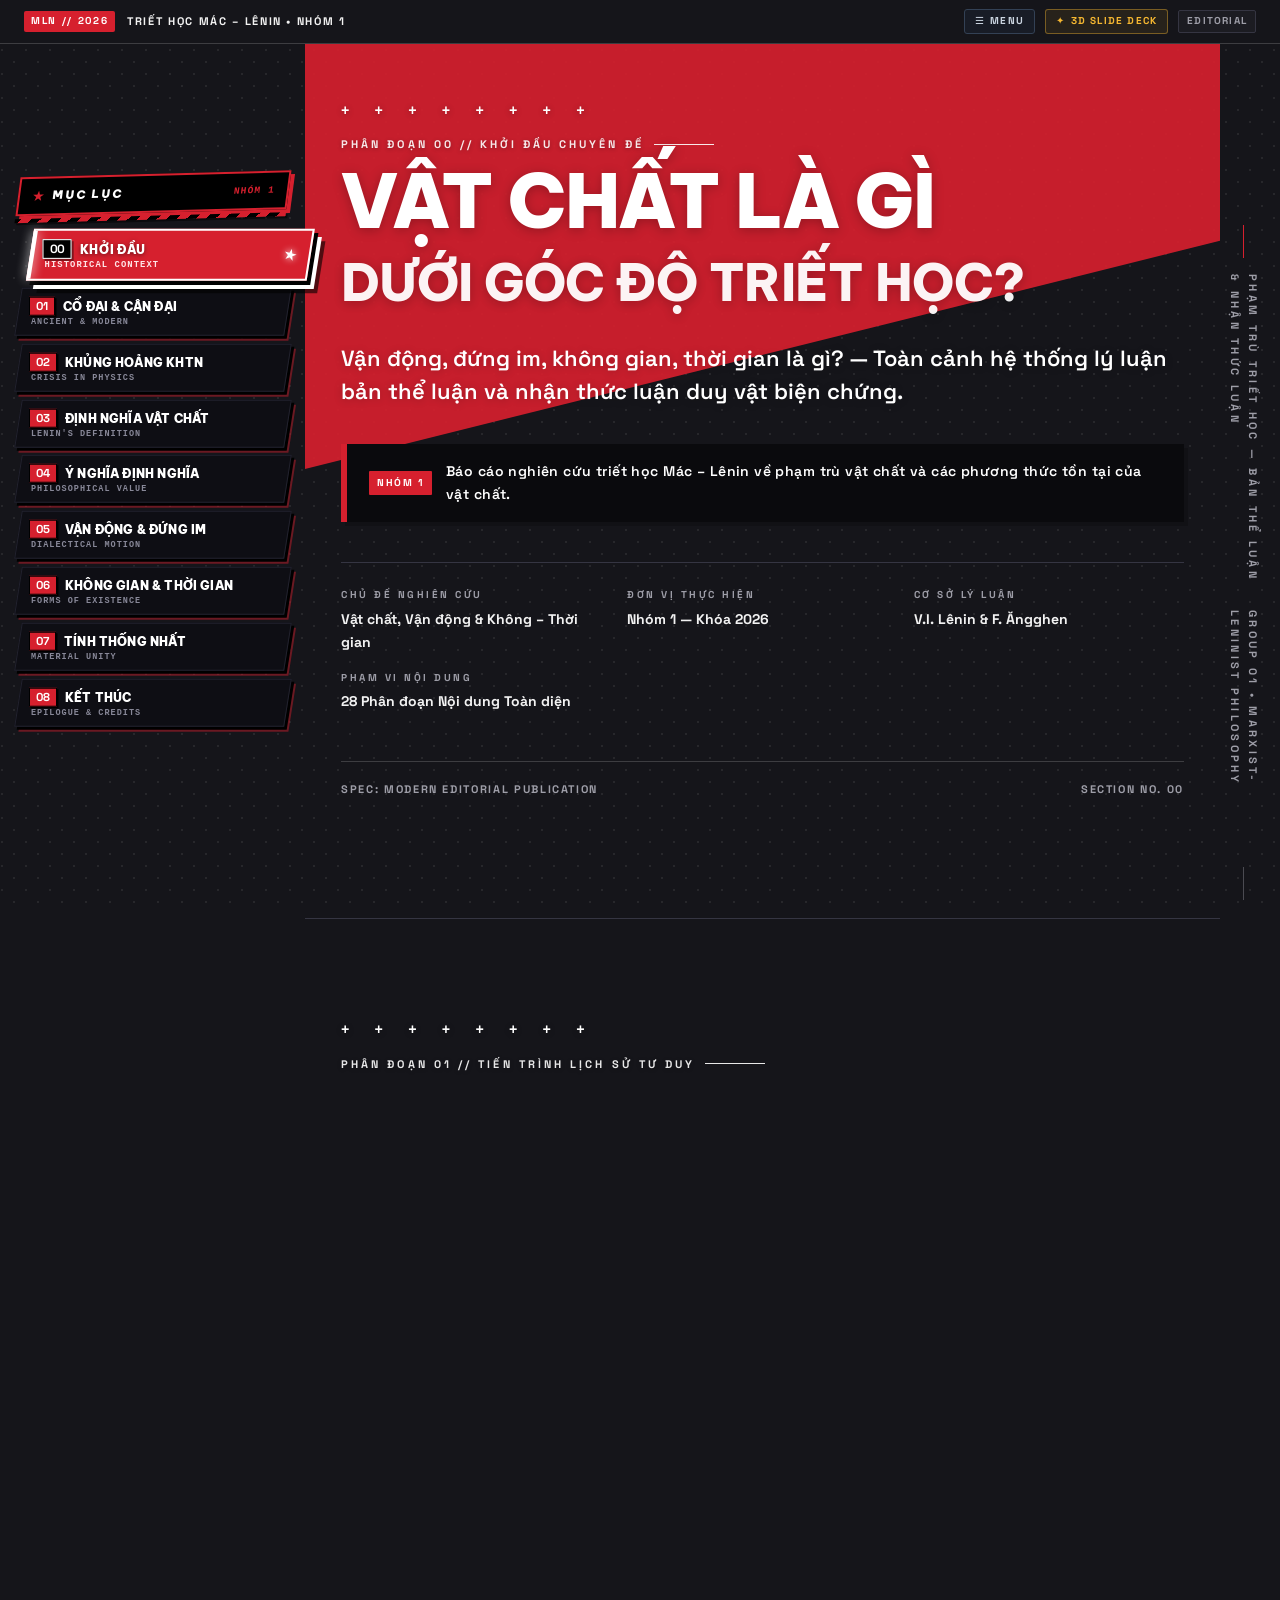
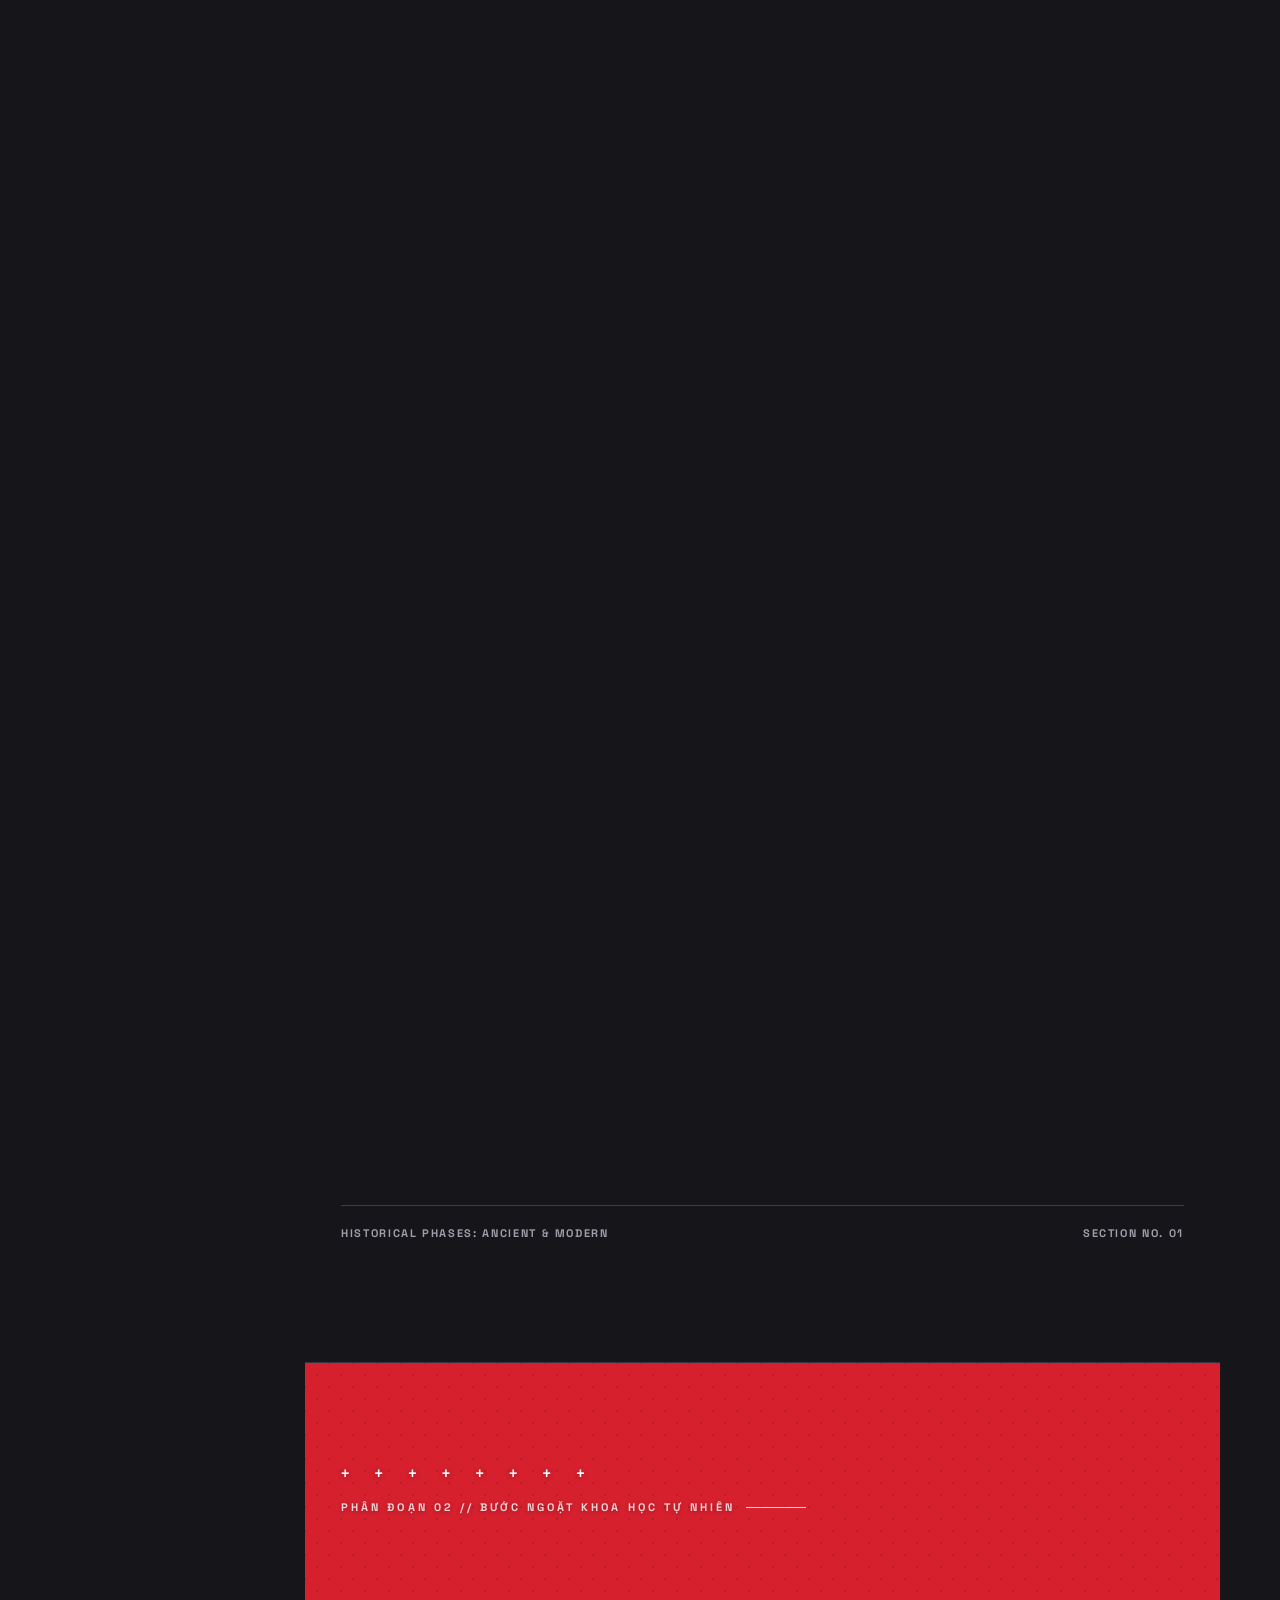
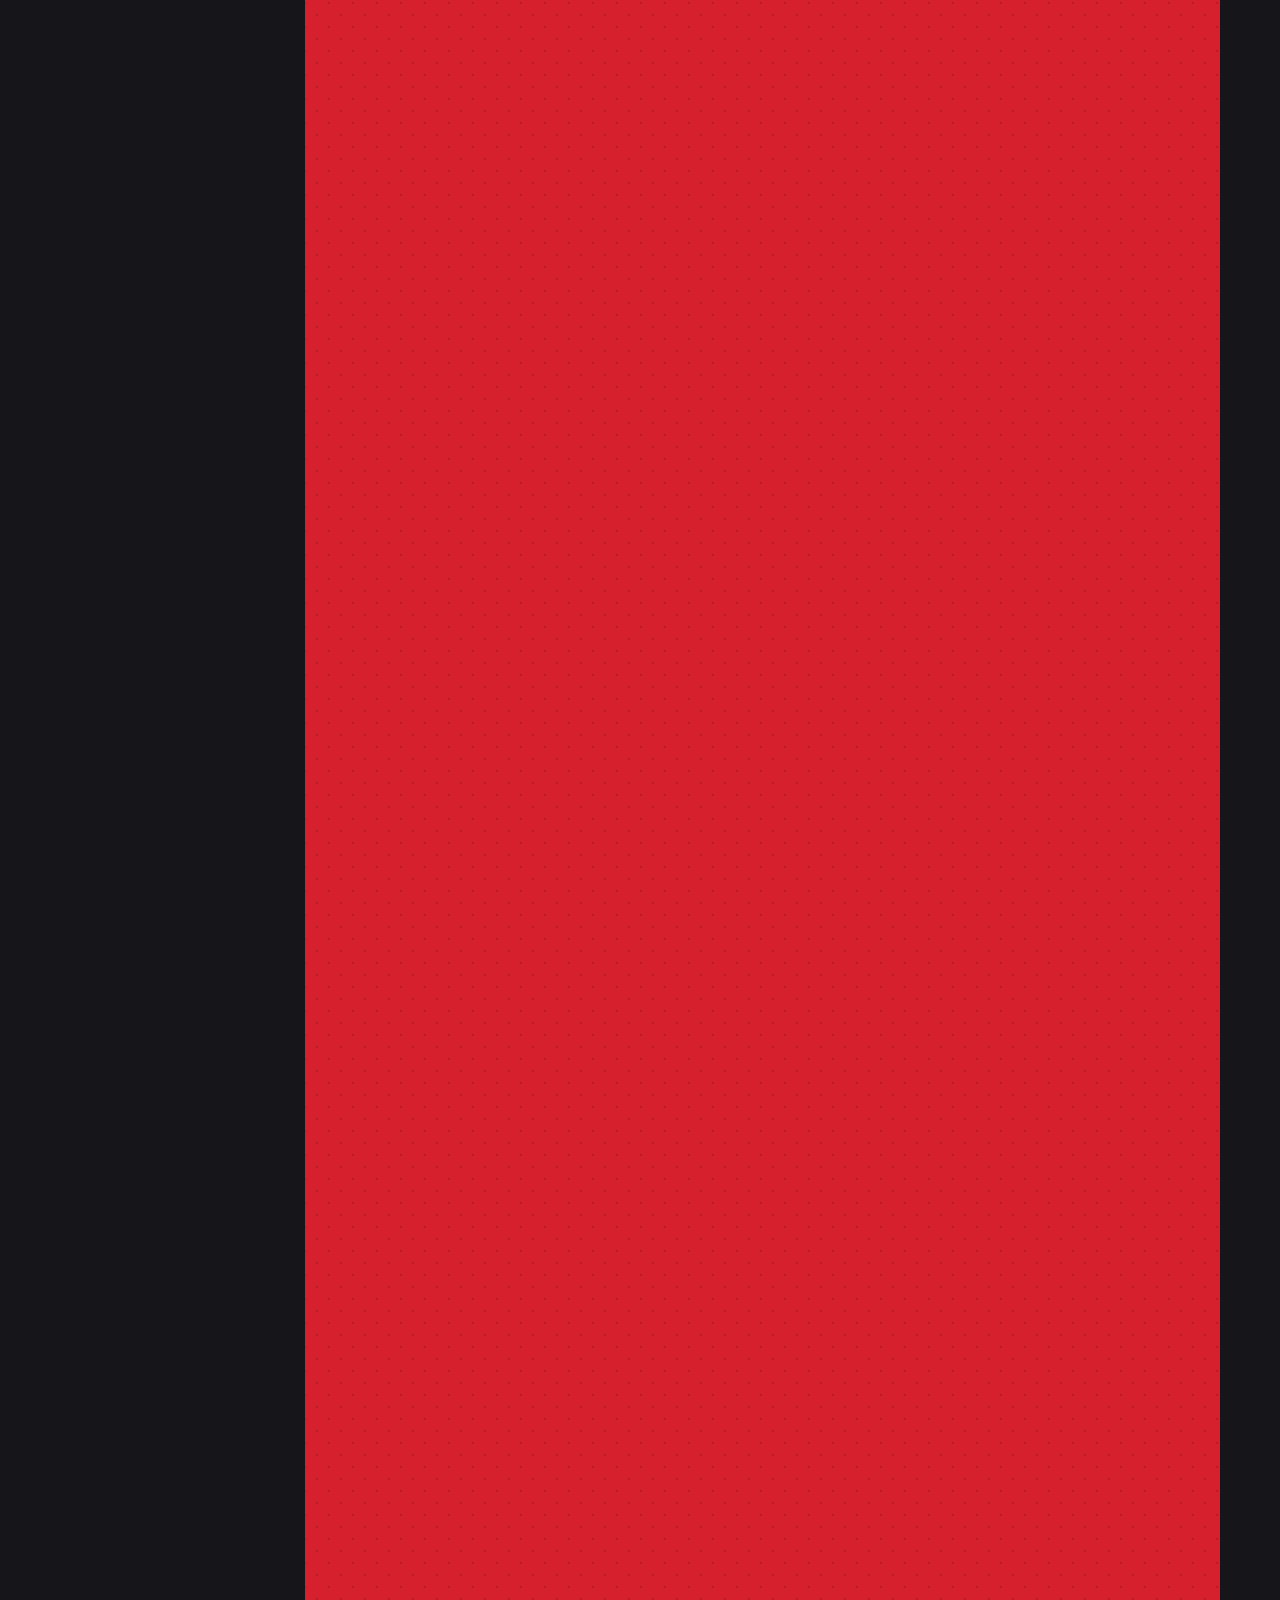
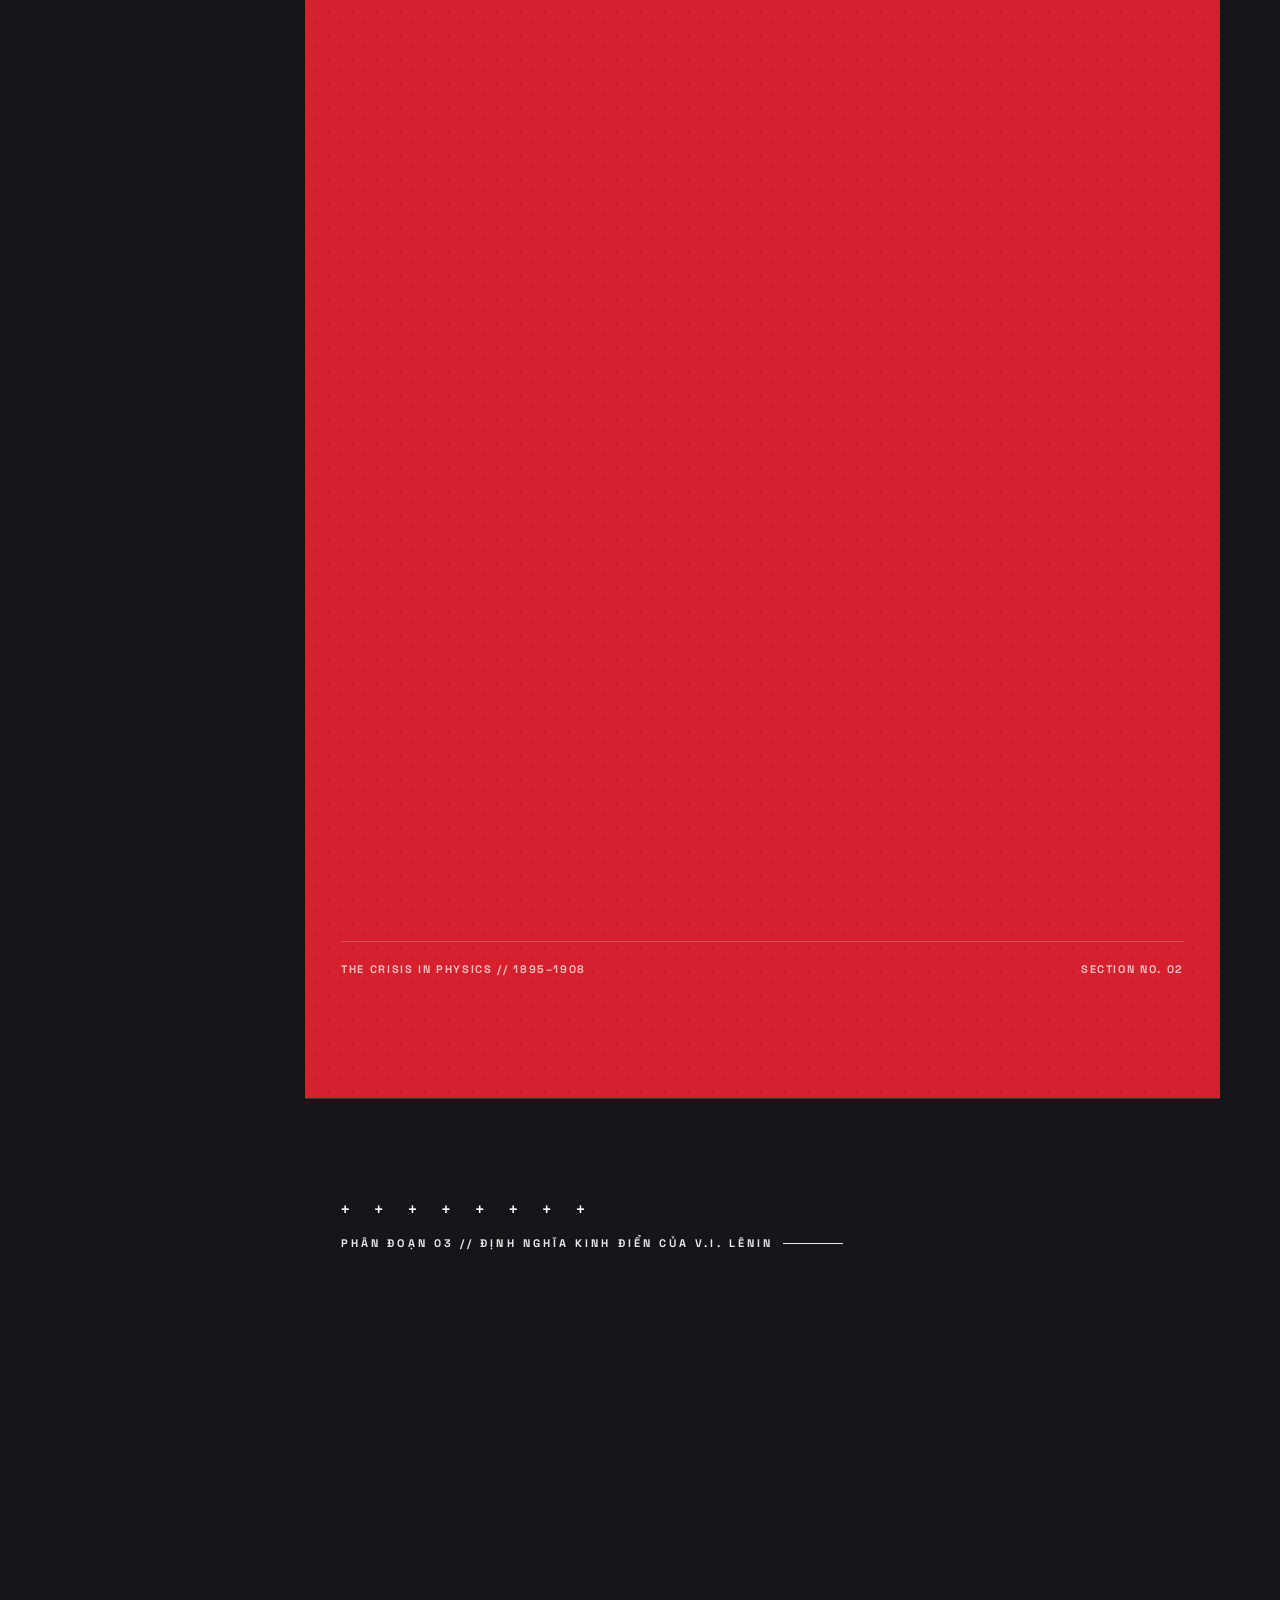
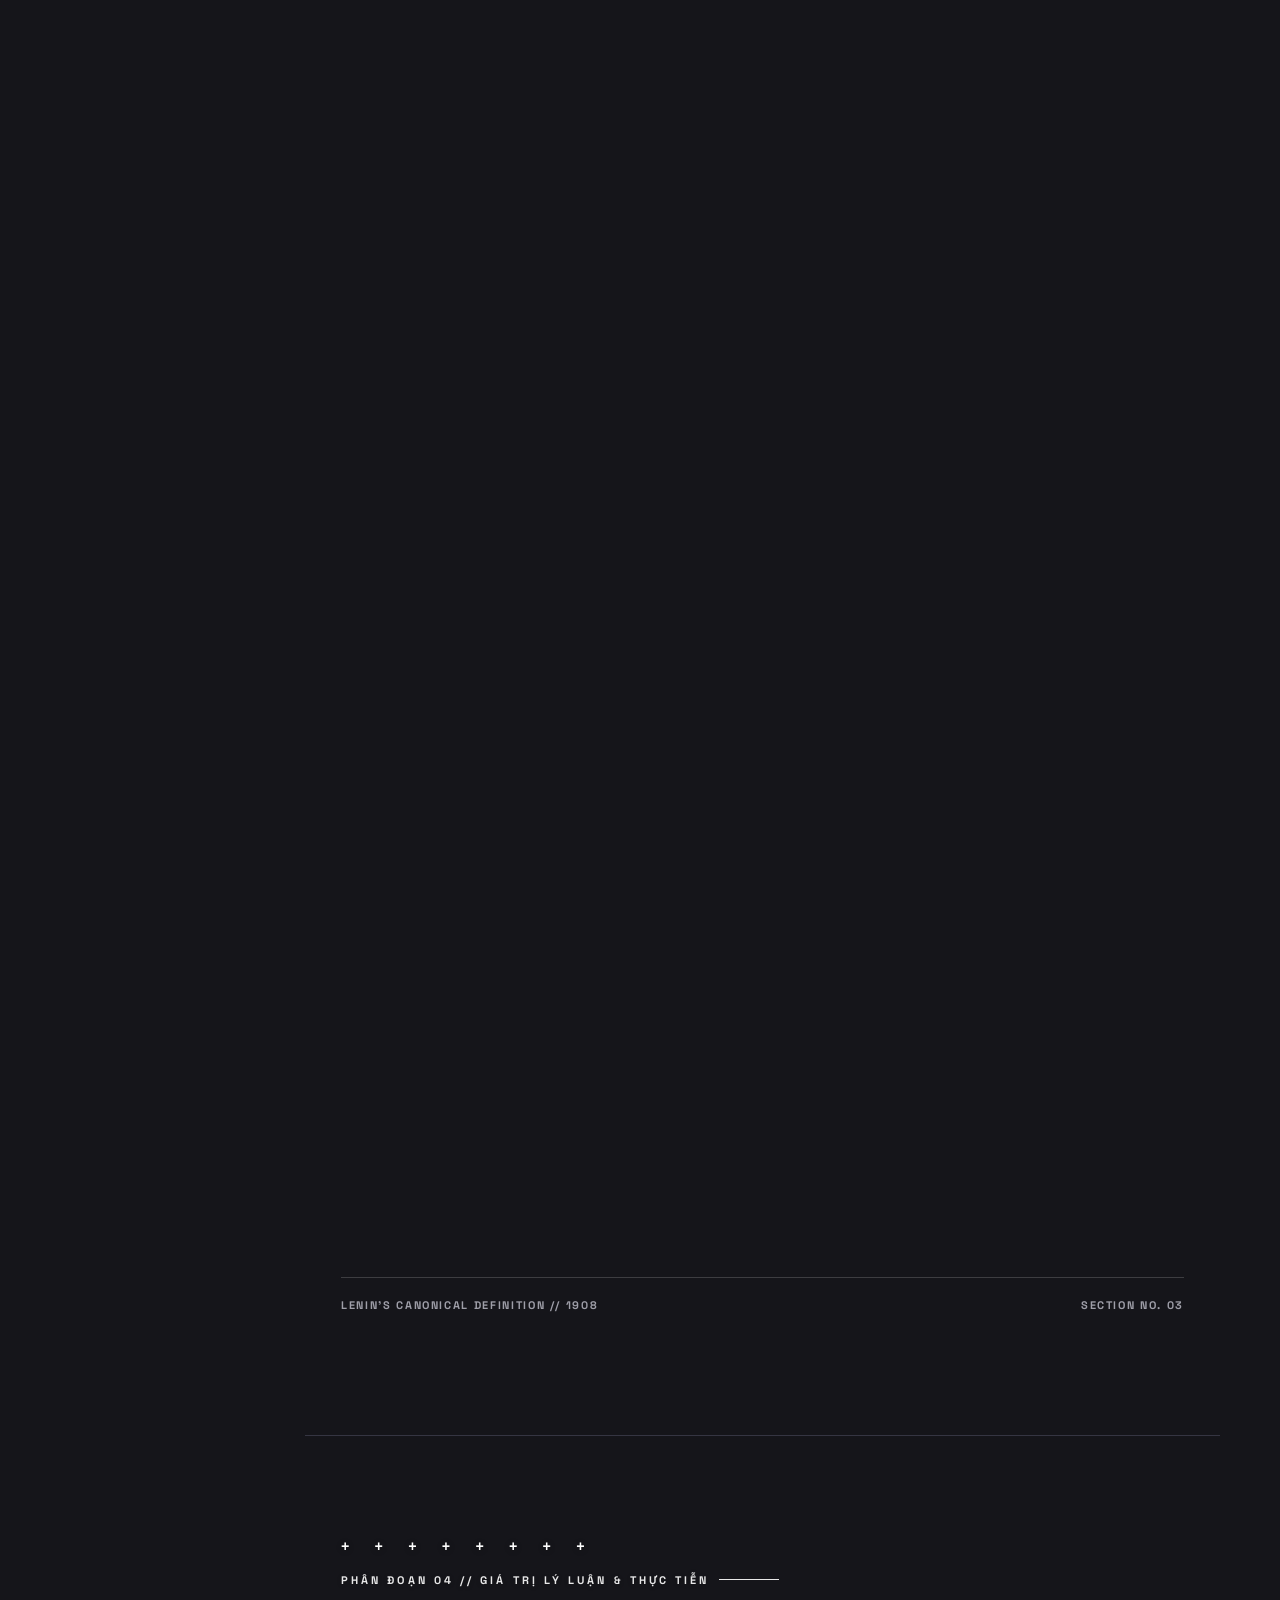
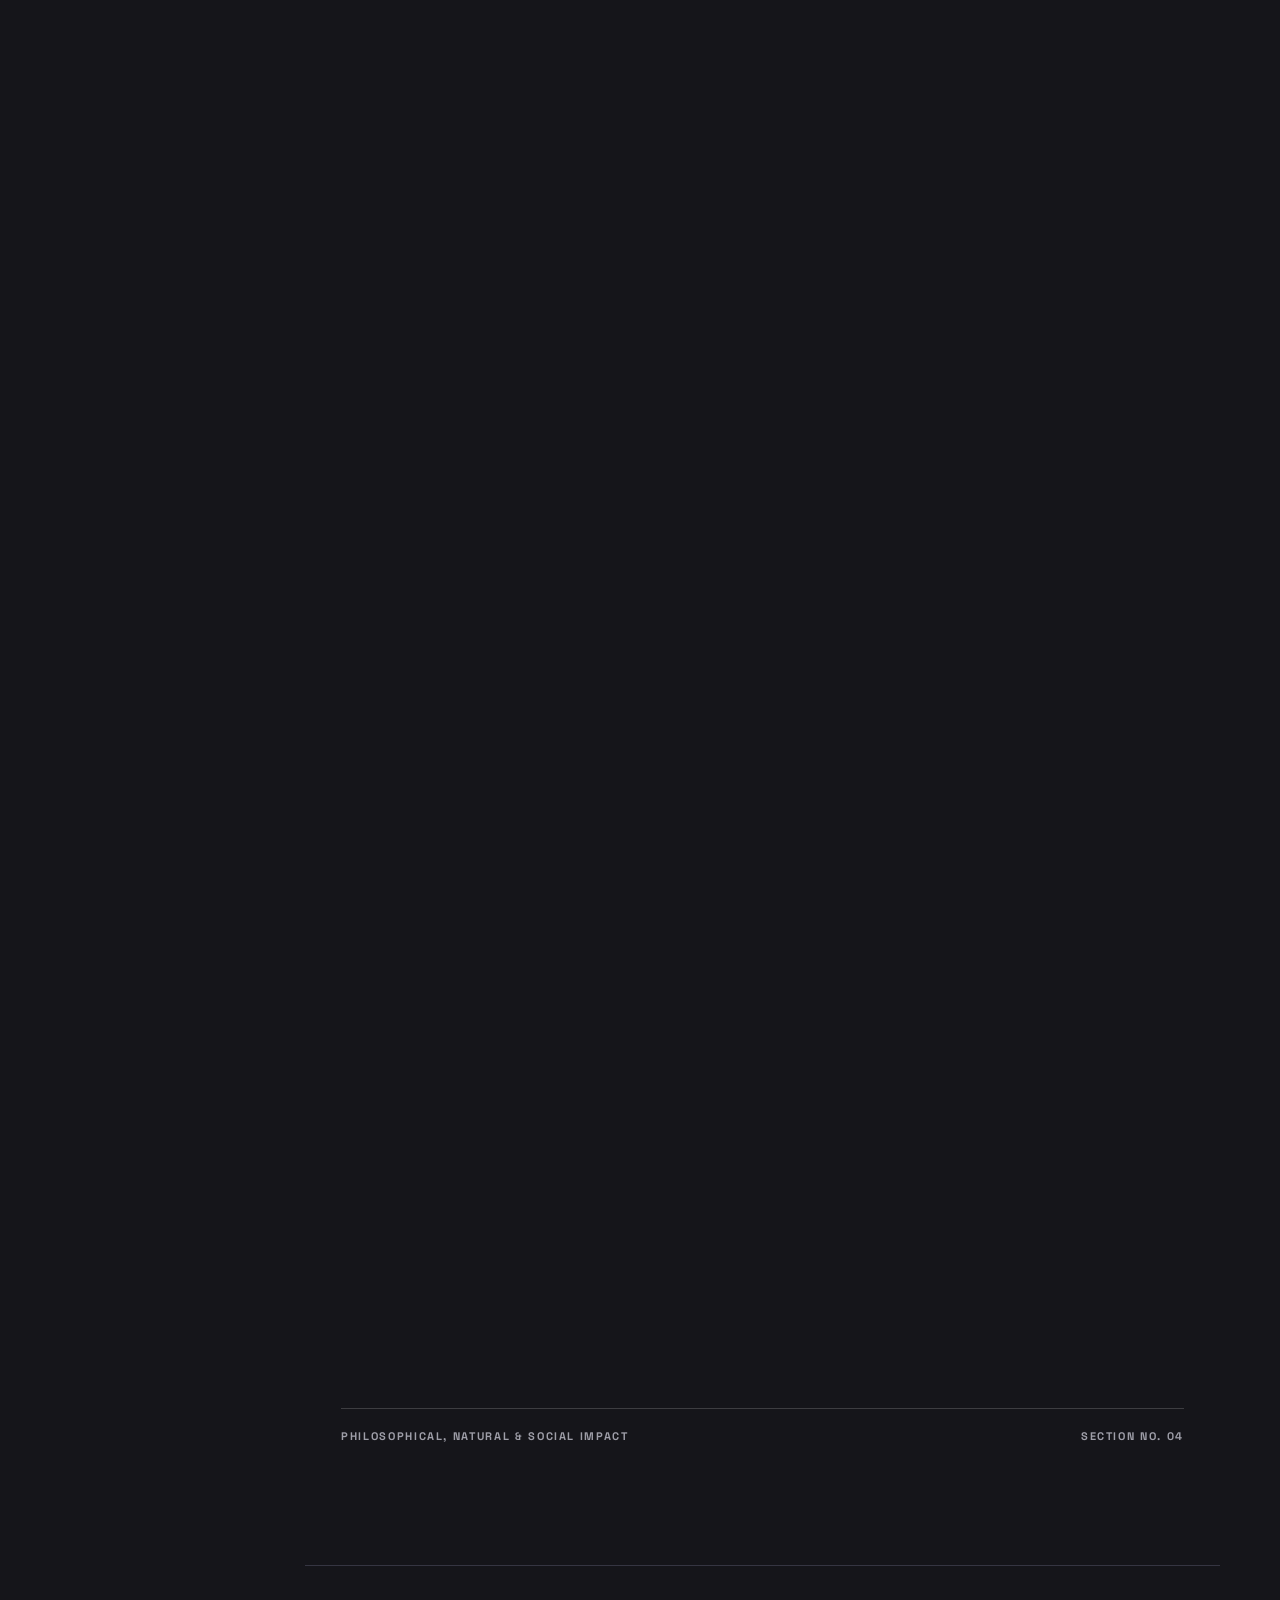
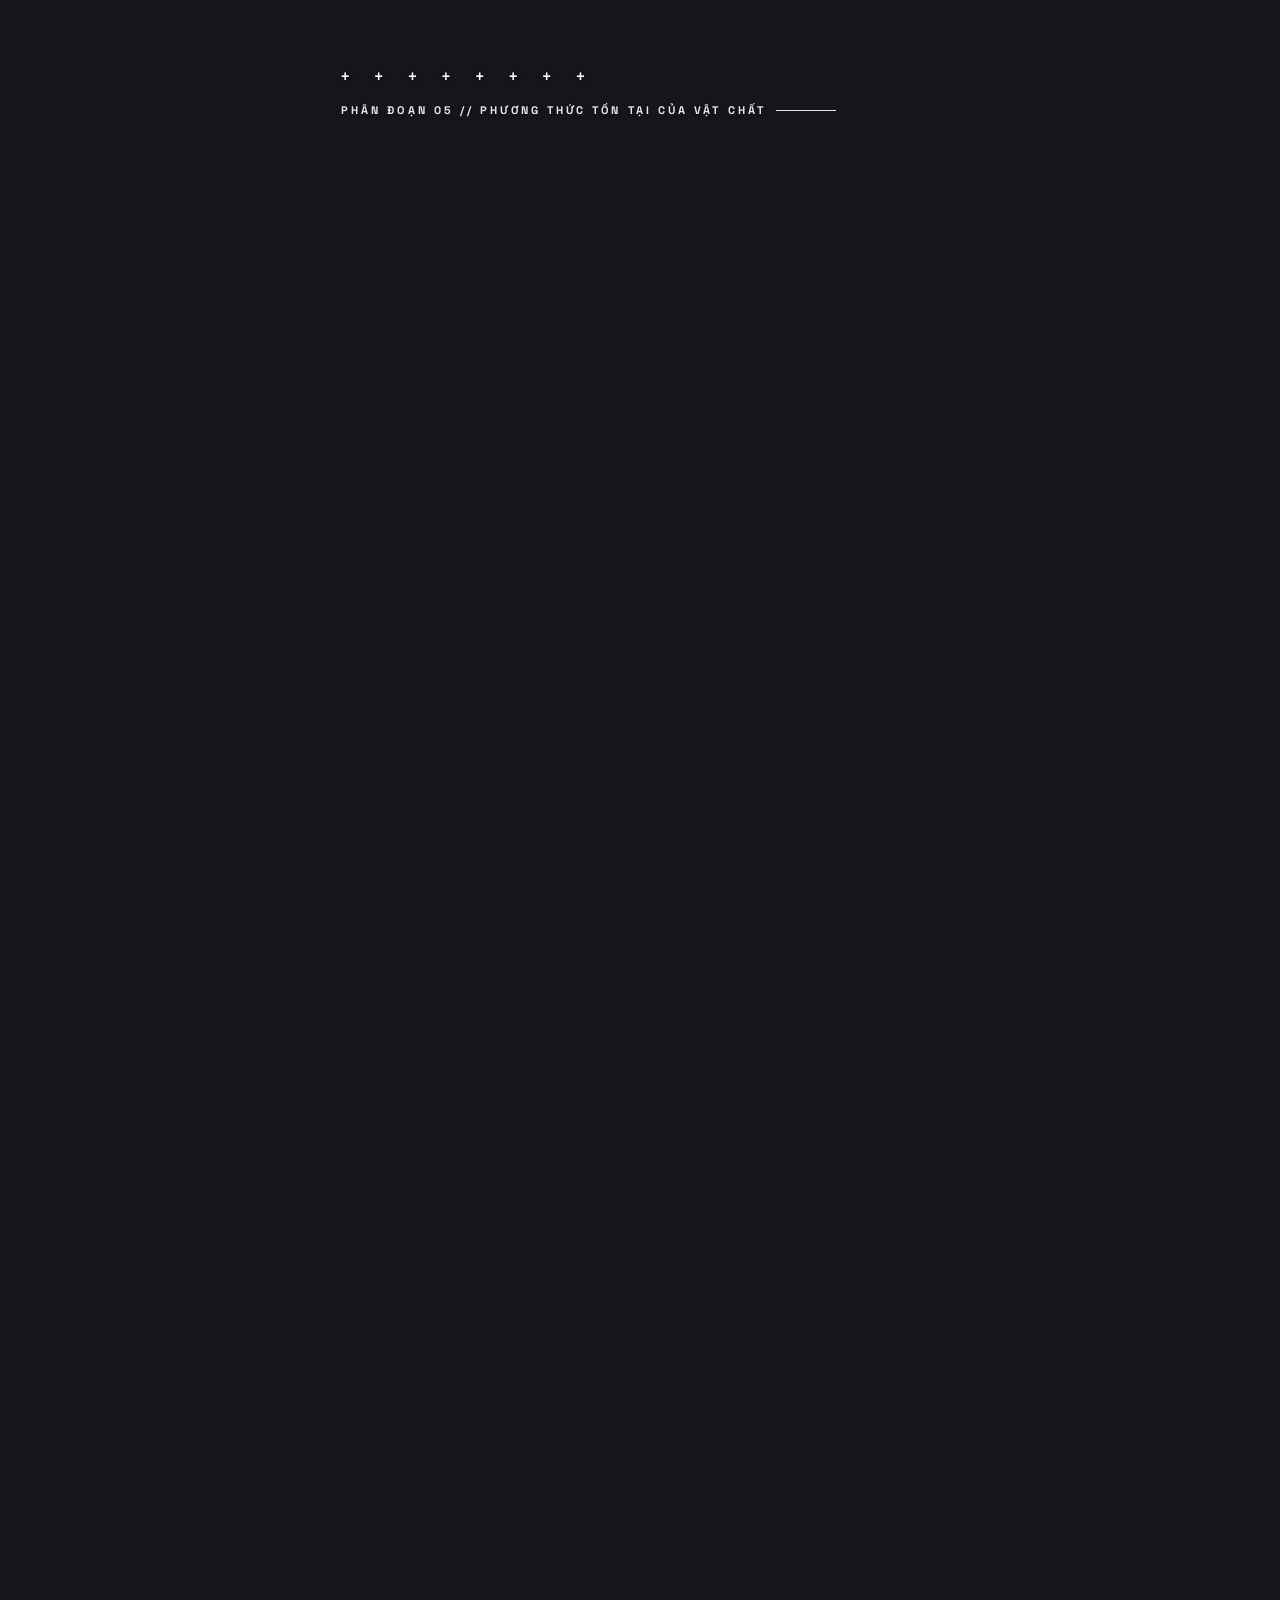
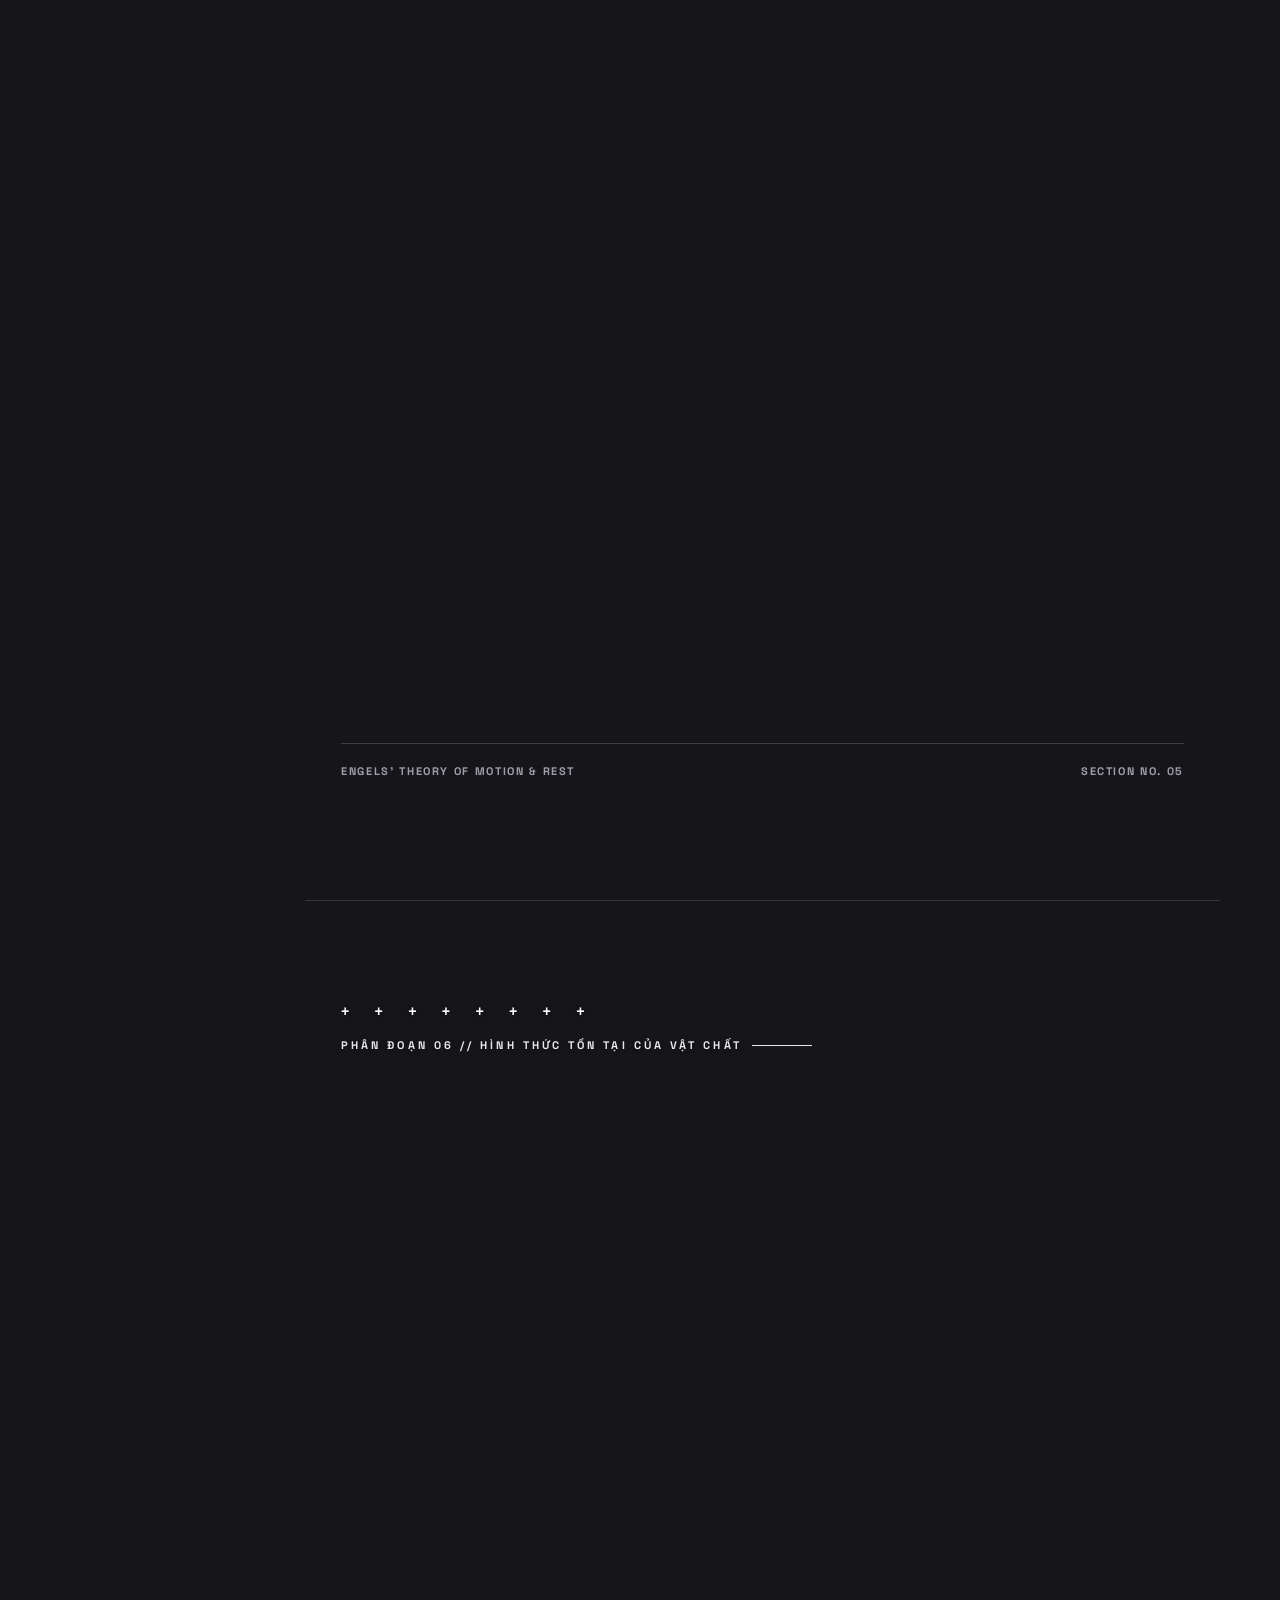
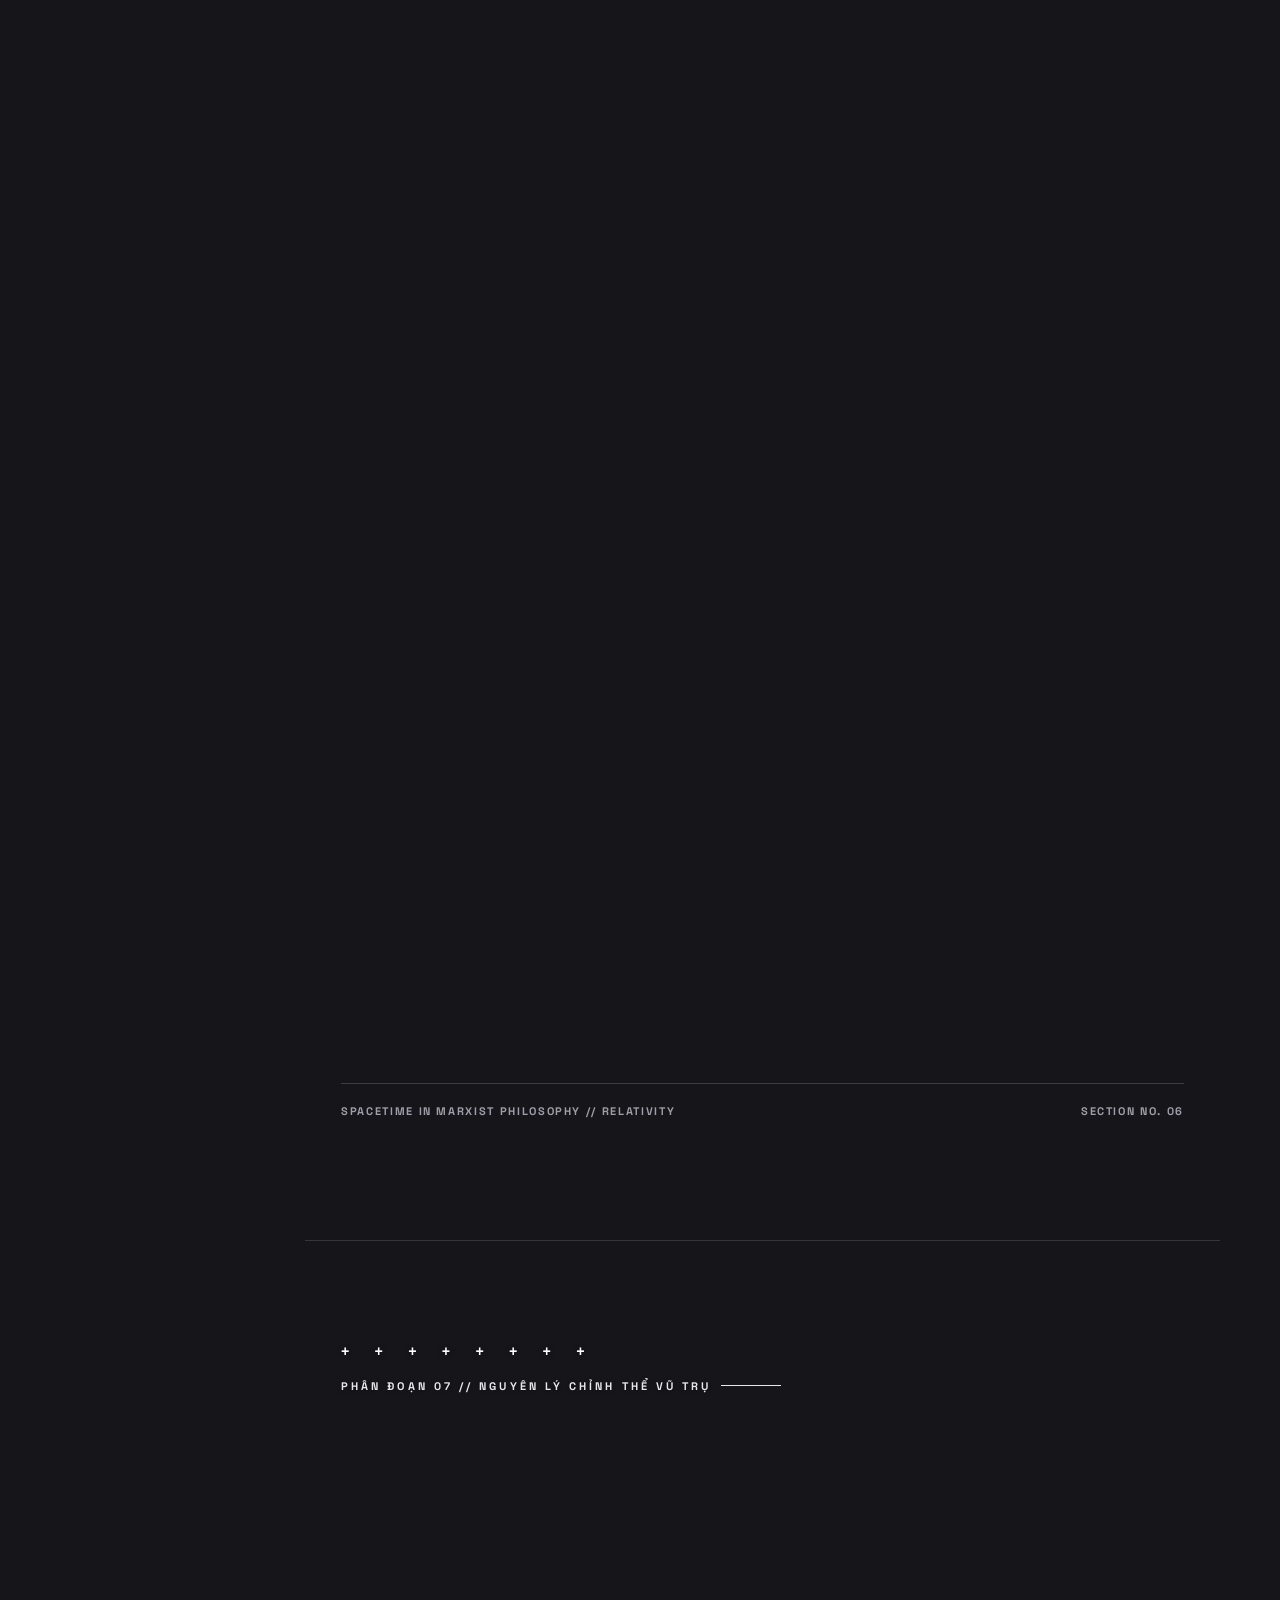
<file: editorial.html>
<!DOCTYPE html>
<html lang="vi" data-theme="dark">

<head>
  <meta charset="UTF-8">
  <meta name="viewport" content="width=device-width, initial-scale=1, viewport-fit=cover">
  <meta name="color-scheme" content="dark">
  <meta name="theme-color" content="#15151A">
  <title>VẬT CHẤT &amp; VẬN ĐỘNG — NHÓM 1</title>
  <link rel="icon" href="data:image/svg+xml,<svg xmlns=%22http://www.w3.org/2000/svg%22 viewBox=%220 0 100 100%22><text y=%22.9em%22 font-size=%2280%22>☭</text></svg>">
  <meta name="description"
    content="Vật chất là gì dưới góc độ triết học? Vận động, đứng im, không gian, thời gian là gì? — Báo cáo Triết học Mác - Lênin Nhóm 1.">
  <link rel="preconnect" href="https://fonts.googleapis.com">
  <link rel="preconnect" href="https://fonts.gstatic.com" crossorigin>
  <link
    href="https://fonts.googleapis.com/css2?family=Be+Vietnam+Pro:ital,wght@0,600;0,700;0,800;0,900;1,900&family=Space+Grotesk:wght@400;600;700&subset=vietnamese&display=swap"
    rel="stylesheet">
  <style>
    :root,
    [data-theme="dark"] {
      --bg: #15151A;
      --bg-alt: #1C1C22;
      --text: #F2F2F2;
      --text-muted: #9E9EA8;
      --red: #D6202E;
      --red-hover: #b81724;
      --black: #0A0A0D;
      --card-bg: #1E1E26;
      --border: #353542;
      --border-light: rgba(242, 242, 242, 0.18);
      --code-bg: #09090C;
      --dot-color: rgba(255, 255, 255, 0.09);
      --safe-padding: env(safe-area-inset-top, 0px) env(safe-area-inset-right, 0px) env(safe-area-inset-bottom, 0px) env(safe-area-inset-left, 0px);
    }

    * {
      box-sizing: border-box;
      margin: 0;
      padding: 0;
    }

    html {
      scroll-behavior: smooth;
      font-size: 16px;
    }

    body {
      background-color: var(--bg);
      color: var(--text);
      font-family: 'Space Grotesk', system-ui, -apple-system, sans-serif;
      font-weight: 400;
      line-height: 1.65;
      overflow-x: hidden;
      padding: var(--safe-padding);
      transition: background-color 0.35s ease, color 0.35s ease;
      position: relative;
      animation: editorialEntryFade 0.42s ease-out;
    }

    @keyframes editorialEntryFade {
      from { opacity: 0; }
      to { opacity: 1; }
    }

    /* Selection */
    ::selection {
      background: var(--red);
      color: #FFF;
    }

    /* Fixed Left Sidebar Menu — Persona 5 Phantom Thieves Style */
    .sidebar-nav {
      position: fixed;
      left: 18px;
      top: 50%;
      transform: translateY(-50%);
      z-index: 1000;
      display: flex;
      flex-direction: column;
      pointer-events: auto;
      width: 270px;
    }

    /* P5 Calling Card Header */
    .p5-hud-header {
      margin-bottom: 10px;
      user-select: none;
      transform: skewX(-9deg) rotate(-1.5deg);
    }

    .p5-header-banner {
      background: #000000;
      color: #FFFFFF;
      border: 2px solid var(--red);
      padding: 6px 12px;
      display: flex;
      align-items: center;
      gap: 8px;
      box-shadow: 4px 4px 0px var(--red);
    }

    .p5-header-star {
      color: var(--red);
      font-size: 14px;
      animation: p5StarSpin 4s linear infinite;
      display: inline-block;
    }

    @keyframes p5StarSpin {
      0% {
        transform: rotate(0deg);
      }

      100% {
        transform: rotate(360deg);
      }
    }

    .p5-header-title {
      font-family: 'Be Vietnam Pro', system-ui, sans-serif;
      font-size: 11.5px;
      font-weight: 900;
      letter-spacing: 0.15em;
      text-transform: uppercase;
      color: #FFFFFF;
    }

    .p5-header-sub {
      font-family: monospace;
      font-size: 9.5px;
      font-weight: 700;
      letter-spacing: 0.12em;
      color: var(--red);
      margin-left: auto;
    }

    .p5-hazard-strip {
      height: 4px;
      margin-top: 3px;
      background: repeating-linear-gradient(-45deg,
          var(--red),
          var(--red) 7px,
          #000000 7px,
          #000000 14px);
      box-shadow: 2px 2px 0px rgba(0, 0, 0, 0.5);
    }

    /* P5 Slanted Rail List */
    .sidebar-rail {
      display: flex;
      flex-direction: column;
      gap: 8px;
    }

    /* Persona 5 Angular Cutout Banner Item */
    .sidebar-btn {
      position: relative;
      display: flex;
      align-items: center;
      justify-content: space-between;
      padding: 8px 12px 8px 10px;
      text-decoration: none;
      color: #FFFFFF;
      background: #0E0E14;
      border: 1.8px solid #22222E;
      transform: skewX(-9deg);
      transform-origin: left center;
      box-shadow: 3px 3px 0px #000000, 5px 5px 0px rgba(214, 32, 46, 0.45);
      transition: transform 0.22s cubic-bezier(0.175, 0.885, 0.32, 1.275),
        background-color 0.18s ease,
        border-color 0.18s ease,
        box-shadow 0.22s ease;
      cursor: pointer;
    }


    /* Left Red Jagged Notch */
    .btn-indicator {
      position: absolute;
      left: -2px;
      top: 0;
      bottom: 0;
      width: 4px;
      background: transparent;
      transition: background-color 0.2s ease, box-shadow 0.2s ease;
    }

    .btn-text-wrap {
      display: flex;
      flex-direction: column;
      gap: 1px;
      min-width: 0;
      transform: skewX(9deg);
      /* Unskew text for maximum readability */
    }

    .btn-primary-row {
      display: flex;
      align-items: center;
      gap: 8px;
    }

    /* Comic Cutout Number Badge */
    .sidebar-btn .btn-num {
      font-family: 'Space Grotesk', monospace, sans-serif;
      font-size: 11.5px;
      font-weight: 900;
      color: #FFFFFF;
      background: var(--red);
      padding: 2px 6px;
      border: 1px solid #000000;
      line-height: 1.1;
      box-shadow: 1.5px 1.5px 0px #000000;
      transition: all 0.2s ease;
    }

    .sidebar-btn .btn-title {
      font-family: 'Be Vietnam Pro', system-ui, sans-serif;
      font-size: 12px;
      font-weight: 900;
      letter-spacing: 0.015em;
      text-transform: uppercase;
      white-space: nowrap;
      overflow: visible;
      line-height: 1.35;
      padding-top: 2px;
    }

    .sidebar-btn .btn-sub-row {
      font-family: monospace, sans-serif;
      font-size: 8.5px;
      font-weight: 700;
      letter-spacing: 0.12em;
      text-transform: uppercase;
      color: #888898;
      line-height: 1.2;
      margin-left: 2px;
      transition: color 0.2s ease;
    }

    /* P5 Star Motif Indicator */
    .btn-arrow {
      font-size: 12px;
      color: var(--red);
      opacity: 0;
      transform: skewX(9deg) translateX(-4px);
      transition: all 0.2s cubic-bezier(0.175, 0.885, 0.32, 1.275);
      line-height: 1;
    }

    /* Hover State (Comic Shimmer / Burst) */
    .sidebar-btn:hover {
      transform: skewX(-9deg) translateX(8px);
      background: #FFFFFF;
      color: #000000;
      border-color: #000000;
      box-shadow: 4px 4px 0px #000000, 8px 8px 0px var(--red);
    }

    .sidebar-btn:hover .btn-indicator {
      background: var(--red);
      box-shadow: 0 0 8px var(--red);
    }

    .sidebar-btn:hover .btn-num {
      background: #000000;
      color: #FFFFFF;
      border-color: #FFFFFF;
    }

    .sidebar-btn:hover .btn-title {
      color: #000000;
    }

    .sidebar-btn:hover .btn-sub-row {
      color: var(--red);
      font-weight: 800;
    }

    .sidebar-btn:hover .btn-arrow {
      opacity: 1;
      transform: skewX(9deg) translateX(0) scale(1.15);
    }

    /* Active State (Iconic Persona 5 All-Out Crimson Burst) */
    .sidebar-btn.active {
      background: var(--red) !important;
      color: #FFFFFF !important;
      border: 2px solid #FFFFFF !important;
      transform: skewX(-9deg) translateX(12px) scale(1.04);
      box-shadow: 4px 4px 0px #000000, 8px 8px 0px #FFFFFF, 12px 12px 0px rgba(0, 0, 0, 0.6);
      z-index: 10;
    }

    .sidebar-btn.active .btn-indicator {
      background: #FFFFFF;
      box-shadow: 0 0 10px #FFFFFF;
    }

    .sidebar-btn.active .btn-num {
      background: #000000;
      color: #FFFFFF;
      border: 1px solid #FFFFFF;
      box-shadow: 2px 2px 0px rgba(0, 0, 0, 0.4);
    }

    .sidebar-btn.active .btn-title {
      color: #FFFFFF !important;
      text-shadow: 0 1px 4px rgba(0, 0, 0, 0.5);
    }

    .sidebar-btn.active .btn-sub-row {
      color: #FFE6E8 !important;
      font-weight: 800;
      opacity: 1;
    }

    .sidebar-btn.active .btn-arrow {
      opacity: 1;
      transform: skewX(9deg) translateX(0) rotate(15deg) scale(1.25);
      color: #FFFFFF;
      text-shadow: 0 0 6px #FFFFFF;
    }

    /* Vertical Rotated Right Text Edge */
    .vertical-tag-edge {
      position: fixed;
      right: 18px;
      top: 25%;
      writing-mode: vertical-rl;
      text-orientation: mixed;
      z-index: 990;
      font-size: 11px;
      font-weight: 700;
      letter-spacing: 0.3em;
      text-transform: uppercase;
      color: var(--text-muted);
      pointer-events: none;
      user-select: none;
      animation: driftVertical 6s ease-in-out infinite alternate;
      display: flex;
      align-items: center;
      gap: 16px;
    }

    .vertical-tag-edge::before {
      content: "";
      width: 1px;
      height: 48px;
      background: var(--red);
    }

    .vertical-tag-edge::after {
      content: "";
      width: 1px;
      height: 48px;
      background: var(--text-muted);
      opacity: 0.4;
    }

    @keyframes driftVertical {
      0% {
        transform: translateY(-12px);
      }

      100% {
        transform: translateY(12px);
      }
    }

    /* Concentric Target Icon / Go-To-Top Button (Bottom Right) */
    .concentric-target {
      position: fixed;
      right: 20px;
      bottom: 20px;
      width: 68px;
      height: 68px;
      z-index: 990;
      background: transparent;
      border: none;
      padding: 0;
      cursor: pointer;
      pointer-events: auto;
      user-select: none;
      outline: none;
      display: flex;
      align-items: center;
      justify-content: center;
      opacity: 0;
      visibility: hidden;
      transform: translateY(16px) scale(0.9);
      transition: opacity 0.3s ease, visibility 0.3s ease, transform 0.3s cubic-bezier(0.175, 0.885, 0.32, 1.275), filter 0.25s ease;
    }

    .concentric-target.is-active {
      opacity: 1;
      visibility: visible;
      transform: translateY(0) scale(1);
    }

    .concentric-target:hover {
      transform: translateY(-4px) scale(1.12);
      filter: drop-shadow(0 0 12px var(--red));
    }

    .concentric-target:active {
      transform: translateY(0) scale(0.95);
    }

    .concentric-target svg {
      width: 100%;
      height: 100%;
      display: block;
    }

    .target-radar-rings {
      transform-origin: 34px 34px;
      animation: rotateTarget 14s linear infinite;
      transition: animation-duration 0.3s ease;
    }

    .concentric-target:hover .target-radar-rings {
      animation-duration: 4s;
    }

    .target-arrow {
      fill: var(--red);
      transition: fill 0.2s ease, transform 0.2s ease;
    }

    .concentric-target:hover .target-arrow {
      fill: #FFFFFF;
      transform: translateY(-2px);
    }

    /* Persona 5 Tooltip Tag */
    .concentric-target .target-tooltip {
      position: absolute;
      bottom: 74px;
      right: 0;
      background: var(--black);
      color: #FFFFFF;
      border: 1px solid var(--red);
      font-family: 'Space Grotesk', monospace, sans-serif;
      font-size: 9.5px;
      font-weight: 800;
      letter-spacing: 0.16em;
      text-transform: uppercase;
      padding: 4px 8px;
      white-space: nowrap;
      transform: skewX(-9deg) translateY(6px);
      opacity: 0;
      pointer-events: none;
      box-shadow: 3px 3px 0px var(--red);
      transition: all 0.2s cubic-bezier(0.175, 0.885, 0.32, 1.275);
    }

    .concentric-target:hover .target-tooltip {
      opacity: 1;
      transform: skewX(-9deg) translateY(0);
    }

    @keyframes rotateTarget {
      from {
        transform: rotate(0deg);
      }

      to {
        transform: rotate(360deg);
      }
    }

    @keyframes pulseCenterDot {

      0%,
      100% {
        transform: scale(1);
        opacity: 0.9;
      }

      50% {
        transform: scale(1.4);
        opacity: 1;
      }
    }

    /* Top Utility Bar */
    .top-bar {
      position: fixed;
      top: 0;
      left: 0;
      right: 0;
      height: 44px;
      background: var(--bg);
      border-bottom: 1px solid var(--border-light);
      z-index: 995;
      display: flex;
      align-items: center;
      justify-content: space-between;
      padding: 0 24px;
      font-size: 11px;
      font-weight: 700;
      letter-spacing: 0.15em;
      text-transform: uppercase;
      backdrop-filter: blur(8px);
    }

    .top-bar-left {
      display: flex;
      align-items: center;
      gap: 12px;
    }

    .top-badge-red {
      background: var(--red);
      color: #FFF;
      padding: 2px 7px;
      font-size: 10px;
      border-radius: 2px;
    }

    .top-bar-right {
      display: flex;
      align-items: center;
      gap: 10px;
    }

    .top-switch-btn {
      display: inline-flex;
      align-items: center;
      gap: 5px;
      padding: 3px 10px;
      font-size: 10px;
      font-weight: 700;
      letter-spacing: 0.12em;
      text-transform: uppercase;
      text-decoration: none;
      color: #CBD5E1;
      background: #181C26;
      border: 1px solid #334155;
      border-radius: 3px;
      transition: all 0.2s ease;
      white-space: nowrap;
    }

    .top-switch-btn:hover {
      color: #FFFFFF;
      background: #232B3E;
      border-color: #64748B;
      transform: translateY(-1px);
    }

    .top-btn-deck {
      color: var(--amber, #F5B731);
      border-color: rgba(245, 183, 49, 0.4);
      background: rgba(245, 183, 49, 0.08);
    }

    .top-btn-deck:hover {
      background: #F5B731;
      color: #000000;
      border-color: #F5B731;
      box-shadow: 0 0 10px rgba(245, 183, 49, 0.45);
    }

    .top-badge-dark {
      background: #1C1C22;
      color: #9E9EA8;
      border: 1px solid #353542;
      padding: 2px 8px;
      font-size: 10px;
      font-weight: 700;
      border-radius: 2px;
      letter-spacing: 0.12em;
    }

    /* Mobile TOC Button & Backdrop Base Styles (Desktop Hidden) */
    .top-toc-btn {
      display: none;
      align-items: center;
      gap: 5px;
      padding: 4px 9px;
      background: #000000;
      color: #FFFFFF;
      border: 1.5px solid var(--red);
      font-family: 'Space Grotesk', system-ui, sans-serif;
      font-size: 10px;
      font-weight: 800;
      letter-spacing: 0.12em;
      text-transform: uppercase;
      cursor: pointer;
      box-shadow: 2px 2px 0px var(--red);
      border-radius: 2px;
      transition: all 0.2s ease;
      user-select: none;
    }

    .top-toc-btn:hover,
    .top-toc-btn:active {
      background: var(--red);
      color: #FFFFFF;
      box-shadow: 0 0 8px var(--red);
    }

    .mobile-close-toc {
      display: none;
    }

    .sidebar-backdrop {
      display: none;
      position: fixed;
      inset: 0;
      background: rgba(0, 0, 0, 0.78);
      backdrop-filter: blur(4px);
      z-index: 10000;
      opacity: 0;
      transition: opacity 0.25s ease;
      pointer-events: none;
    }

    .sidebar-backdrop.is-open {
      display: block;
      opacity: 1;
      pointer-events: auto;
    }

    /* Section Container & Diagonal Bands */
    main {
      position: relative;
      width: 100%;
      padding-left: 305px;
      /* Space for enlarged sidebar */
      padding-right: 60px;
      /* Space for vertical text */
    }

    .section {
      position: relative;
      padding: 100px 36px 120px 36px;
      border-bottom: 1px solid var(--border);
      overflow: hidden;
      min-height: 85vh;
      display: flex;
      flex-direction: column;
      justify-content: center;
    }

    /* Diagonal Red Band */
    .diagonal-band {
      position: absolute;
      top: 5%;
      left: -25%;
      width: 150%;
      height: 480px;
      background: var(--red);
      transform: skewY(-14deg) scaleX(0);
      transform-origin: left center;
      transition: transform 0.35s ease-out;
      z-index: 0;
      pointer-events: none;
      opacity: 0.92;
    }

    .section.is-visible .diagonal-band {
      transform: skewY(-14deg) scaleX(1);
      transition: transform 0.9s cubic-bezier(0.16, 1, 0.3, 1);
    }

    /* Manga Screentone Halftone Dot Matrix Overlay */
    .manga-screentone-bg {
      position: fixed;
      top: -10px;
      left: -10px;
      width: calc(100vw + 20px);
      height: calc(100vh + 20px);
      background-image:
        radial-gradient(circle, var(--dot-color) 1.2px, transparent 1.2px),
        radial-gradient(circle, var(--dot-color) 1.2px, transparent 1.2px);
      background-size: 24px 24px;
      background-position: 0 0, 12px 12px;
      pointer-events: none;
      z-index: 0;
      opacity: 0.9;
      transition: transform 0.15s ease-out;
      will-change: transform;
    }

    /* Interactive Persona 5 Mouse Torch / Crimson Spotlight Glow */
    .cursor-spotlight-glow {
      position: fixed;
      top: 0;
      left: 0;
      width: 100vw;
      height: 100vh;
      pointer-events: none;
      z-index: 0;
      background: radial-gradient(550px circle at var(--mouse-x, -600px) var(--mouse-y, -600px),
          rgba(214, 32, 46, 0.16) 0%,
          rgba(214, 32, 46, 0.05) 50%,
          transparent 80%);
      mix-blend-mode: screen;
      opacity: 0;
      transition: opacity 0.5s ease;
      will-change: background;
    }


    body.has-mouse-moved .cursor-spotlight-glow {
      opacity: 1;
    }

    /* Alternate Red Section */
    .section.section-red-bg {
      background-color: var(--red);
      background-image:
        radial-gradient(circle, rgba(0, 0, 0, 0.13) 1.2px, transparent 1.2px),
        radial-gradient(circle, rgba(0, 0, 0, 0.13) 1.2px, transparent 1.2px);
      background-size: 24px 24px;
      background-position: 0 0, 12px 12px;
      color: #FFFFFF;
    }

    .section.section-red-bg .diagonal-band {
      background: var(--black);
    }

    .section-content {
      position: relative;
      z-index: 2;
      max-width: 1080px;
      width: 100%;
      margin: 0 auto;
    }

    /* Crosshairs (+ + + +) */
    .crosshairs {
      font-family: monospace;
      font-size: 14px;
      font-weight: 700;
      letter-spacing: 0.6em;
      color: #FFFFFF;
      user-select: none;
      margin-bottom: 12px;
      display: block;
      animation: blinkCrosshairs 2.4s ease-in-out infinite;
      text-shadow: 0 1px 6px rgba(0, 0, 0, 0.3);
    }

    .section.section-red-bg .crosshairs {
      color: #FFFFFF;
    }

    @keyframes blinkCrosshairs {

      0%,
      100% {
        opacity: 1;
      }

      50% {
        opacity: 0.35;
      }
    }

    /* Section Subtitle / Metadata Tag */
    .section-pretitle {
      font-size: 11px;
      font-weight: 700;
      letter-spacing: 0.28em;
      text-transform: uppercase;
      color: rgba(255, 255, 255, 0.9);
      margin-bottom: 8px;
      display: flex;
      align-items: center;
      gap: 10px;
      text-shadow: 0 1px 4px rgba(0, 0, 0, 0.3);
    }

    .section.section-red-bg .section-pretitle {
      color: rgba(255, 255, 255, 0.8);
    }

    .section-pretitle::after {
      content: "";
      flex: 1;
      max-width: 60px;
      height: 1px;
      background: currentColor;
    }

    /* Big Heavy Titles */
    h1,
    h2 {
      font-family: 'Be Vietnam Pro', system-ui, -apple-system, sans-serif;
      font-size: clamp(34px, 5.4vw, 70px);
      font-weight: 900;
      line-height: 1.12;
      letter-spacing: -0.02em;
      text-transform: uppercase;
      margin-bottom: 28px;
      color: #FFFFFF;
      text-shadow: 0 2px 14px rgba(0, 0, 0, 0.28);
    }

    .section.section-red-bg h1,
    .section.section-red-bg h2 {
      color: #FFFFFF;
    }

    .hero-title-line-1 {
      display: block;
      color: #FFFFFF;
      font-size: clamp(36px, 5.8vw, 76px);
      font-weight: 900;
      line-height: 1.08;
      letter-spacing: -0.02em;
      text-shadow: 0 2px 12px rgba(0, 0, 0, 0.25);
    }

    .hero-title-line-2 {
      display: block;
      color: #FFFFFF;
      font-size: clamp(24px, 4vw, 52px);
      font-weight: 800;
      line-height: 1.18;
      letter-spacing: -0.01em;
      margin-top: 12px;
      white-space: nowrap;
      opacity: 0.95;
      text-shadow: 0 2px 12px rgba(0, 0, 0, 0.25);
    }

    @media (max-width: 680px) {
      .hero-title-line-2 {
        white-space: normal;
      }
    }

    .title-accent-red {
      color: #FFFFFF !important;
      display: inline;
      opacity: 0.96;
    }

    .section.section-red-bg .title-accent-red {
      color: #FFFFFF;
      display: inline;
    }

    h3 {
      font-family: 'Be Vietnam Pro', system-ui, -apple-system, sans-serif;
      font-size: 22px;
      font-weight: 800;
      text-transform: uppercase;
      letter-spacing: 0.02em;
      margin-bottom: 14px;
      color: var(--text);
    }

    .section.section-red-bg h3 {
      color: #FFFFFF;
    }

    /* Lead paragraph */
    .lead-text {
      font-size: clamp(17px, 1.8vw, 22px);
      font-weight: 600;
      line-height: 1.5;
      margin-bottom: 36px;
      max-width: 880px;
      color: #FFFFFF;
      text-shadow: 0 1px 8px rgba(0, 0, 0, 0.22);
    }

    .section.section-red-bg .lead-text {
      color: #FFFFFF;
    }

    /* Key Takeaway Black Label Bar */
    .takeaway-bar {
      background: var(--black);
      color: #FFFFFF;
      border-left: 6px solid var(--red);
      padding: 16px 22px;
      font-size: 14px;
      font-weight: 600;
      letter-spacing: 0.03em;
      margin: 28px 0;
      box-shadow: 4px 4px 0px rgba(0, 0, 0, 0.18);
      display: flex;
      align-items: center;
      gap: 14px;
    }

    .takeaway-badge {
      background: var(--red);
      color: #FFF;
      font-size: 10px;
      font-weight: 800;
      letter-spacing: 0.15em;
      text-transform: uppercase;
      padding: 4px 8px;
      border-radius: 1px;
      white-space: nowrap;
    }

    /* Content Cards (White with 1px black border & thick red left stripe) */
    .editorial-card {
      background: var(--card-bg);
      border: 1px solid var(--border);
      border-left: 6px solid var(--red);
      padding: 28px 32px;
      margin-bottom: 24px;
      box-shadow: 4px 4px 0px var(--border);
      transition: transform 0.25s ease, box-shadow 0.25s ease;
      position: relative;
    }

    .editorial-card {
      transition: transform 0.22s cubic-bezier(0.175, 0.885, 0.32, 1.275),
        box-shadow 0.22s cubic-bezier(0.175, 0.885, 0.32, 1.275),
        border-color 0.2s ease !important;
    }

    .editorial-card:hover {
      transform: translateY(-4px);
      box-shadow: 5px 5px 0px var(--red), 9px 9px 0px var(--border);
      border-color: var(--red);
    }

    .editorial-card:has(.table-container):hover {
      transform: none;
      box-shadow: 4px 4px 0px var(--border), 6px 6px 0px rgba(214, 32, 46, 0.35);
      border-color: var(--border);
    }

    .section.section-red-bg .editorial-card:hover {
      transform: translateY(-4px);
      box-shadow: 5px 5px 0px #FFFFFF, 9px 9px 0px #000000;
      border-color: #FFFFFF;
    }

    .section.section-red-bg .editorial-card {
      background: var(--black);
      color: #FFFFFF;
      border-color: #000000;
      border-left-color: #FFFFFF;
      box-shadow: 4px 4px 0px rgba(0, 0, 0, 0.5);
    }

    .card-meta {
      font-size: 11px;
      font-weight: 700;
      letter-spacing: 0.2em;
      text-transform: uppercase;
      color: var(--red);
      margin-bottom: 8px;
    }

    .section.section-red-bg .card-meta {
      color: #FF6B6B;
    }

    /* Grid Layouts */
    .grid-2 {
      display: grid;
      grid-template-columns: repeat(2, 1fr);
      gap: 24px;
      margin: 24px 0;
    }

    .grid-3 {
      display: grid;
      grid-template-columns: repeat(3, 1fr);
      gap: 22px;
      margin: 28px 0;
    }

    .grid-5 {
      display: grid;
      grid-template-columns: repeat(auto-fit, minmax(170px, 1fr));
      gap: 16px;
      margin: 28px 0;
    }

    @media (min-width: 1024px) {
      .grid-5 {
        grid-template-columns: repeat(5, 1fr);
      }
    }

    /* 5 Motion Forms Interactive Cards */
    .motion-card {
      background: var(--bg-alt);
      border: 1px solid var(--border);
      border-top: 3px solid var(--red);
      padding: 16px 14px 18px;
      display: flex;
      flex-direction: column;
      position: relative;
      overflow: hidden;
      box-shadow: 2px 2px 0px var(--border);
      transition: transform 0.25s cubic-bezier(0.16, 1, 0.3, 1),
        box-shadow 0.25s cubic-bezier(0.16, 1, 0.3, 1),
        border-color 0.2s ease,
        background-color 0.2s ease;
    }

    .motion-card:hover {
      transform: translateY(-5px);
      box-shadow: 4px 6px 0px var(--red), 6px 8px 0px var(--border);
      border-color: var(--red);
      background: var(--card-bg);
    }

    .motion-canvas-wrap {
      width: 100%;
      height: 54px;
      background: #0A0D14;
      border: 1px solid #1E293B;
      border-radius: 4px;
      margin-bottom: 12px;
      display: flex;
      align-items: center;
      justify-content: center;
      overflow: hidden;
      position: relative;
    }

    .motion-card:hover .motion-canvas-wrap {
      border-color: rgba(214, 32, 46, 0.5);
    }

    .motion-card-tier {
      font-size: 8.5px;
      font-weight: 700;
      letter-spacing: 0.12em;
      text-transform: uppercase;
      color: #94A3B8;
      margin-bottom: 4px;
    }

    .motion-card-title {
      font-weight: 800;
      color: var(--red);
      font-size: 13.5px;
      margin-bottom: 8px;
      letter-spacing: 0.04em;
    }

    .motion-card p {
      font-size: 12.5px;
      line-height: 1.55;
      color: var(--text-muted);
      margin: 0;
    }

    .motion-card:hover p {
      color: var(--text);
    }

    /* Keyframe Animations for 5 Motion SVGs */
    /* 1. Cơ học: Con lắc đơn dao động */
    @keyframes pendulumSwing {

      0%,
      100% {
        transform: rotate(-24deg);
      }

      50% {
        transform: rotate(24deg);
      }
    }

    .anim-pendulum-arm {
      transform-origin: 40px 8px;
      animation: pendulumSwing 1.8s ease-in-out infinite;
    }

    .motion-card:hover .anim-pendulum-arm {
      animation-duration: 1.1s;
    }

    /* 2. Vật lý: Sóng điện từ chạy & hạt dao động */
    @keyframes waveDash {
      to {
        stroke-dashoffset: -32;
      }
    }

    @keyframes waveParticle {

      0%,
      100% {
        cy: 16px;
        opacity: 0.8;
      }

      50% {
        cy: 32px;
        opacity: 1;
      }
    }

    .anim-wave-line {
      stroke-dasharray: 6 3;
      animation: waveDash 1.2s linear infinite;
    }

    .anim-wave-dot {
      animation: waveParticle 1.2s ease-in-out infinite;
    }

    .motion-card:hover .anim-wave-line {
      animation-duration: 0.6s;
    }

    /* 3. Hóa học: Phản ứng va chạm & tạo liên kết */
    @keyframes chemCollideA {

      0%,
      100% {
        transform: translateX(0);
      }

      40%,
      60% {
        transform: translateX(8px);
      }
    }

    @keyframes chemCollideB {

      0%,
      100% {
        transform: translateX(0);
      }

      40%,
      60% {
        transform: translateX(-8px);
      }
    }

    @keyframes chemBondFlash {

      0%,
      30%,
      70%,
      100% {
        opacity: 0.15;
        stroke-width: 1;
      }

      45%,
      55% {
        opacity: 1;
        stroke-width: 2.5;
        stroke: #FCD34D;
      }
    }

    .anim-chem-atom-a {
      animation: chemCollideA 2.2s ease-in-out infinite;
    }

    .anim-chem-atom-b {
      animation: chemCollideB 2.2s ease-in-out infinite;
    }

    .anim-chem-bond {
      animation: chemBondFlash 2.2s ease-in-out infinite;
    }

    .motion-card:hover .anim-chem-atom-a,
    .motion-card:hover .anim-chem-atom-b,
    .motion-card:hover .anim-chem-bond {
      animation-duration: 1.2s;
    }

    /* 4. Sinh học: Chuỗi xoắn kép ADN xoay nhịp nhàng */
    @keyframes dnaNode1 {

      0%,
      100% {
        cy: 12px;
        r: 3.5px;
        opacity: 1;
      }

      50% {
        cy: 36px;
        r: 2.2px;
        opacity: 0.45;
      }
    }

    @keyframes dnaNode2 {

      0%,
      100% {
        cy: 36px;
        r: 2.2px;
        opacity: 0.45;
      }

      50% {
        cy: 12px;
        r: 3.5px;
        opacity: 1;
      }
    }

    @keyframes dnaRung {

      0%,
      100% {
        y1: 12px;
        y2: 36px;
        stroke-width: 1.5;
        opacity: 0.8;
      }

      50% {
        y1: 36px;
        y2: 12px;
        stroke-width: 1;
        opacity: 0.4;
      }
    }

    .anim-dna-node-a {
      animation: dnaNode1 2s ease-in-out infinite;
    }

    .anim-dna-node-b {
      animation: dnaNode2 2s ease-in-out infinite;
    }

    .anim-dna-rung {
      animation: dnaRung 2s ease-in-out infinite;
    }

    .motion-card:hover .anim-dna-node-a,
    .motion-card:hover .anim-dna-node-b,
    .motion-card:hover .anim-dna-rung {
      animation-duration: 1.1s;
    }

    /* 5. Xã hội: Mạng lưới tiến bộ & truyền tín hiệu */
    @keyframes socialFlow {
      to {
        stroke-dashoffset: -24;
      }
    }

    @keyframes socialNodePulse {

      0%,
      100% {
        transform: scale(1);
      }

      50% {
        transform: scale(1.28);
      }
    }

    .anim-social-link {
      stroke-dasharray: 4 3;
      animation: socialFlow 1.6s linear infinite;
    }

    .anim-social-node {
      transform-origin: center;
      animation: socialNodePulse 2.4s ease-in-out infinite;
    }

    .motion-card:hover .anim-social-link {
      animation-duration: 0.8s;
    }

    @media (prefers-reduced-motion: reduce) {

      .anim-pendulum-arm,
      .anim-wave-line,
      .anim-wave-dot,
      .anim-chem-atom-a,
      .anim-chem-atom-b,
      .anim-chem-bond,
      .anim-dna-node-a,
      .anim-dna-node-b,
      .anim-dna-rung,
      .anim-social-link,
      .anim-social-node {
        animation: none !important;
      }
    }

    /* Bullet Lists */
    .editorial-list {
      list-style: none;
      padding: 0;
      margin: 16px 0;
    }

    .editorial-list li {
      position: relative;
      padding-left: 22px;
      margin-bottom: 12px;
      font-size: 15px;
    }

    .editorial-list li::before {
      content: "■";
      position: absolute;
      left: 0;
      top: 0px;
      font-size: 10px;
      color: var(--red);
    }

    .section.section-red-bg .editorial-list li::before {
      color: #FFFFFF;
    }

    /* Tables */
    .table-container {
      width: 100%;
      overflow-x: auto;
      margin: 28px 0;
      border: 1px solid var(--border);
      box-shadow: 4px 4px 0px var(--border);
      background: var(--card-bg);
      scrollbar-width: thin;
      scrollbar-color: var(--red) transparent;
      transition: border-color 0.2s ease, box-shadow 0.2s ease;
    }

    .table-container:hover {
      border-color: rgba(214, 32, 46, 0.6);
      box-shadow: 4px 4px 0px var(--red);
    }

    .table-container::-webkit-scrollbar {
      height: 5px;
    }

    .table-container::-webkit-scrollbar-track {
      background: rgba(0, 0, 0, 0.05);
    }

    .table-container::-webkit-scrollbar-thumb {
      background: var(--red);
      border-radius: 3px;
    }

    table {
      width: 100%;
      border-collapse: collapse;
      text-align: left;
      font-size: 14px;
    }

    thead tr {
      background: var(--red);
      color: #FFFFFF;
    }

    th {
      padding: 14px 18px;
      font-weight: 700;
      letter-spacing: 0.08em;
      text-transform: uppercase;
      font-size: 12px;
      border: 1px solid var(--red);
    }

    td {
      padding: 14px 18px;
      border: 1px solid var(--border-light);
      vertical-align: top;
      line-height: 1.6;
    }

    tbody tr:nth-child(even) {
      background: rgba(0, 0, 0, 0.02);
    }

    tbody tr {
      transition: background-color 0.2s ease, box-shadow 0.2s ease;
    }

    tbody tr:hover {
      background: rgba(214, 32, 46, 0.18) !important;
      box-shadow: inset 4px 0 0 var(--red);
    }

    .table-highlight-col {
      font-weight: 700;
      color: #FF6B78;
      transition: color 0.18s ease, text-shadow 0.18s ease;
    }

    tbody tr:hover .table-highlight-col {
      color: #FFFFFF;
      text-shadow: 0 0 8px rgba(255, 255, 255, 0.35);
    }

    /* Lenin Definition Quote Block */
    .lenin-quote-block {
      background: var(--black);
      color: #FFFFFF;
      border-left: 8px solid var(--red);
      border: 1px solid var(--black);
      border-left-width: 8px;
      padding: 36px 40px;
      margin: 36px 0;
      box-shadow: 6px 6px 0px var(--red);
      position: relative;
      overflow: hidden;
      transition: transform 0.25s cubic-bezier(0.16, 1, 0.3, 1), box-shadow 0.25s ease;
    }

    .lenin-quote-block:hover {
      transform: translateY(-3px);
      box-shadow: 8px 8px 0px var(--red), 14px 14px 0px rgba(0, 0, 0, 0.6);
    }

    .lenin-quote-block .p5-scanline {
      position: absolute;
      top: 0;
      left: 0;
      width: 100%;
      height: 2px;
      background: linear-gradient(90deg, transparent, var(--red), #FFFFFF, var(--red), transparent);
      opacity: 0.75;
      animation: sweepScanline 3.2s linear infinite;
      pointer-events: none;
    }

    @keyframes sweepScanline {
      0% {
        top: 0%;
        opacity: 0;
      }

      12% {
        opacity: 0.85;
      }

      88% {
        opacity: 0.85;
      }

      100% {
        top: 100%;
        opacity: 0;
      }
    }

    .target-tag {
      font-family: monospace, sans-serif;
      font-size: 10.5px;
      font-weight: 700;
      letter-spacing: 0.2em;
      color: var(--red);
      text-transform: uppercase;
      margin-bottom: 16px;
      display: flex;
      align-items: center;
      gap: 10px;
    }

    .target-blinker {
      color: #FF3344;
      animation: blinkCrosshairs 1s infinite;
    }

    .corner-bracket {
      position: absolute;
      width: 14px;
      height: 14px;
      border-color: var(--red);
      pointer-events: none;
      transition: all 0.25s cubic-bezier(0.175, 0.885, 0.32, 1.275);
    }

    .cb-tl {
      top: 8px;
      left: 8px;
      border-top: 2px solid;
      border-left: 2px solid;
    }

    .cb-tr {
      top: 8px;
      right: 8px;
      border-top: 2px solid;
      border-right: 2px solid;
    }

    .cb-bl {
      bottom: 8px;
      left: 8px;
      border-bottom: 2px solid;
      border-left: 2px solid;
    }

    .cb-br {
      bottom: 8px;
      right: 8px;
      border-bottom: 2px solid;
      border-right: 2px solid;
    }

    .lenin-quote-block:hover .cb-tl {
      transform: translate(-3px, -3px);
    }

    .lenin-quote-block:hover .cb-tr {
      transform: translate(3px, -3px);
    }

    .lenin-quote-block:hover .cb-bl {
      transform: translate(-3px, 3px);
    }

    .lenin-quote-block:hover .cb-br {
      transform: translate(3px, 3px);
    }

    .lenin-quote-block blockquote {
      font-family: 'Be Vietnam Pro', system-ui, -apple-system, sans-serif;
      font-size: clamp(20px, 2.4vw, 28px);
      font-weight: 700;
      line-height: 1.45;
      margin-bottom: 18px;
      letter-spacing: -0.01em;
    }

    .quote-author {
      font-size: 13px;
      font-weight: 700;
      letter-spacing: 0.18em;
      text-transform: uppercase;
      color: var(--red);
      display: flex;
      align-items: center;
      gap: 10px;
    }

    .quote-author::before {
      content: "";
      width: 32px;
      height: 2px;
      background: var(--red);
    }

    /* Timeline Container */
    .timeline {
      position: relative;
      margin: 36px 0;
      padding-left: 32px;
    }

    .timeline::before {
      content: "";
      position: absolute;
      left: 7px;
      top: 8px;
      bottom: 8px;
      width: 2px;
      background: var(--red);
    }

    .timeline-item {
      position: relative;
      margin-bottom: 28px;
    }

    .timeline-item {
      transition: transform 0.2s cubic-bezier(0.16, 1, 0.3, 1);
    }

    .timeline-item:hover {
      transform: translateX(6px);
    }

    .timeline-dot {
      position: absolute;
      left: -32px;
      top: 5px;
      width: 16px;
      height: 16px;
      background: var(--bg);
      border: 3px solid var(--red);
      border-radius: 50%;
      transition: all 0.25s cubic-bezier(0.175, 0.885, 0.32, 1.275);
    }

    .timeline-item:hover .timeline-dot {
      background: var(--red);
      box-shadow: 0 0 14px var(--red);
      transform: scale(1.3);
    }

    .timeline-item:hover .timeline-year {
      text-shadow: 0 0 10px rgba(214, 32, 46, 0.6);
    }

    .timeline-year {
      font-family: 'Be Vietnam Pro', system-ui, -apple-system, sans-serif;
      font-size: 20px;
      font-weight: 800;
      color: var(--red);
      letter-spacing: 0.05em;
      margin-bottom: 4px;
    }

    .timeline-content {
      font-size: 15px;
      line-height: 1.6;
    }

    /* Hero Section Specifics */
    .hero-metadata-grid {
      display: grid;
      grid-template-columns: repeat(auto-fit, minmax(200px, 1fr));
      gap: 16px;
      margin-top: 40px;
      padding-top: 24px;
      border-top: 1px solid var(--border);
    }

    .hero-meta-item {
      display: flex;
      flex-direction: column;
    }

    .hero-meta-label {
      font-size: 10px;
      font-weight: 700;
      letter-spacing: 0.25em;
      text-transform: uppercase;
      color: var(--text-muted);
      margin-bottom: 4px;
    }

    .hero-meta-val {
      font-size: 14px;
      font-weight: 700;
      color: var(--text);
    }

    /* Stagger Animation Targets (Bi-directional Scroll) */
    .reveal-fade-up {
      opacity: 0;
      transform: translateY(28px);
      transition: opacity 0.25s ease-out, transform 0.25s ease-out;
      transition-delay: 0s !important;
      will-change: opacity, transform;
    }

    .reveal-fade-up.is-revealed,
    .section.is-visible>.section-content>.reveal-fade-up {
      opacity: 1 !important;
      transform: translateY(0) !important;
      transition: opacity 0.65s cubic-bezier(0.16, 1, 0.3, 1), transform 0.65s cubic-bezier(0.16, 1, 0.3, 1);
    }

    /* Stagger Delays */
    .delay-1 {
      transition-delay: 0.12s;
    }

    .delay-2 {
      transition-delay: 0.24s;
    }

    .delay-3 {
      transition-delay: 0.36s;
    }

    .delay-4 {
      transition-delay: 0.48s;
    }

    .delay-5 {
      transition-delay: 0.60s;
    }

    /* Typewriter Text */
    .typewriter-cursor {
      display: inline-block;
      width: 14px;
      height: 1.1em;
      background: var(--red);
      vertical-align: middle;
      margin-left: 6px;
      animation: blinkCursor 0.8s infinite;
    }

    @keyframes blinkCursor {

      0%,
      100% {
        opacity: 1;
      }

      50% {
        opacity: 0;
      }
    }

    /* High-contrast Graphic / Diagram Box */
    .graphic-frame {
      border: 1px solid var(--border);
      background: #0B0E14;
      padding: 20px;
      margin: 24px 0;
      position: relative;
      overflow: hidden;
      box-shadow: 4px 4px 0px var(--border);
    }

    .graphic-frame svg {
      width: 100%;
      height: auto;
      display: block;
    }

    /* Section Footnotes / Barcode */
    .section-footer-bar {
      margin-top: 48px;
      padding-top: 18px;
      border-top: 1px solid var(--border-light);
      display: flex;
      justify-content: space-between;
      align-items: center;
      font-size: 11px;
      font-weight: 700;
      letter-spacing: 0.15em;
      text-transform: uppercase;
      color: var(--text-muted);
    }

    .section.section-red-bg .section-footer-bar {
      border-top-color: rgba(255, 255, 255, 0.2);
      color: rgba(255, 255, 255, 0.7);
    }

    /* Mobile Responsive Breakpoints (< 820px) */
    @media (max-width: 820px) {
      .top-bar {
        padding: 0 12px;
        height: 46px;
      }

      .top-toc-btn {
        display: inline-flex;
      }

      .top-bar-title {
        display: none;
      }

      .top-badge-dark {
        display: none;
      }

      .top-bar-left {
        gap: 8px;
      }

      .top-bar-right {
        gap: 6px;
      }

      .top-switch-btn {
        padding: 3px 7px;
        font-size: 9.5px;
      }

      /* Slide-out Persona 5 / Modern Editorial TOC Drawer */
      .sidebar-nav {
        position: fixed;
        left: 0;
        top: 0;
        bottom: 0;
        width: 300px;
        max-width: 86vw;
        height: 100vh;
        transform: translateX(-110%);
        transition: transform 0.32s cubic-bezier(0.16, 1, 0.3, 1);
        background: #0E0E14;
        border-right: 2px solid var(--red);
        box-shadow: 10px 0 35px rgba(0, 0, 0, 0.88);
        z-index: 10001;
        padding: 20px 14px 28px 14px;
        overflow-y: auto;
        -webkit-overflow-scrolling: touch;
        overscroll-behavior: contain;
        display: flex;
        flex-direction: column;
      }

      .sidebar-nav.is-open {
        transform: translateX(0);
      }

      .p5-hud-header {
        transform: none;
        margin-bottom: 12px;
      }

      .p5-header-banner {
        display: flex;
        align-items: center;
        justify-content: space-between;
      }

      .mobile-close-toc {
        display: inline-flex;
        align-items: center;
        justify-content: center;
        background: transparent;
        border: 1px solid var(--red);
        color: #FFFFFF;
        font-size: 13px;
        font-weight: 700;
        width: 24px;
        height: 24px;
        border-radius: 2px;
        cursor: pointer;
        padding: 0;
        margin-left: auto;
        line-height: 1;
        transition: background 0.2s, color 0.2s;
      }

      .mobile-close-toc:hover,
      .mobile-close-toc:active {
        background: var(--red);
        color: #000;
      }

      .sidebar-btn {
        transform: none !important;
        box-shadow: 2px 2px 0px #000000, 3px 3px 0px rgba(214, 32, 46, 0.4);
      }

      .sidebar-btn:hover,
      .sidebar-btn:active {
        transform: translateX(4px) !important;
      }

      .sidebar-btn.active {
        transform: translateX(6px) !important;
      }

      .vertical-tag-edge {
        display: none;
      }

      .concentric-target {
        width: 50px;
        height: 50px;
        right: 14px;
        bottom: 14px;
      }

      main {
        padding-left: 0;
        padding-right: 0;
      }

      .section {
        padding: 76px 18px 76px 18px;
        min-height: auto;
      }

      h1,
      h2 {
        font-size: clamp(26px, 6vw, 44px);
        line-height: 1.16;
        margin-bottom: 20px;
      }

      .hero-title-line-1 {
        font-size: clamp(28px, 6.8vw, 48px);
      }

      .hero-title-line-2 {
        font-size: clamp(18px, 4.6vw, 32px);
        white-space: normal;
        margin-top: 8px;
      }

      .lead-text {
        font-size: 16px;
        line-height: 1.55;
        margin-bottom: 24px;
      }

      .grid-2,
      .grid-3 {
        grid-template-columns: 1fr;
      }

      .lenin-quote-block {
        padding: 24px 18px;
      }

      .editorial-card {
        padding: 20px 18px;
      }

      .table-container table {
        min-width: 480px;
      }

      th,
      td {
        padding: 10px 12px;
        font-size: 13px;
      }

      /* Horizontal Touch Scroll for Scientific SVG Diagrams */
      .graphic-frame {
        padding: 14px 10px;
        overflow-x: auto;
        -webkit-overflow-scrolling: touch;
        scrollbar-width: thin;
        scrollbar-color: var(--red) transparent;
      }

      .graphic-frame svg {
        min-width: 620px;
      }

      .graphic-frame::after {
        content: "↔ Vuốt ngang để tương tác sơ đồ";
        display: block;
        font-family: monospace;
        font-size: 8.5px;
        font-weight: 700;
        letter-spacing: 0.12em;
        text-transform: uppercase;
        color: #94A3B8;
        text-align: right;
        margin-top: 8px;
        opacity: 0.75;
      }

      .takeaway-bar {
        flex-direction: column;
        align-items: flex-start;
        gap: 10px;
        padding: 14px 16px;
        font-size: 13.5px;
      }

      .takeaway-badge {
        align-self: flex-start;
      }

      .section-footer-bar {
        flex-wrap: wrap;
        gap: 10px;
        font-size: 10px;
        letter-spacing: 0.1em;
      }
    }

    /* Small Mobile Breakpoints (< 480px) */
    @media (max-width: 480px) {
      .section {
        padding: 64px 14px 64px 14px;
      }

      .editorial-card {
        padding: 18px 14px;
      }

      .lenin-quote-block {
        padding: 20px 14px;
      }

      .lenin-quote-block blockquote {
        font-size: 17px;
      }

      .hero-metadata-grid {
        grid-template-columns: 1fr;
        gap: 12px;
      }
    }

    /* Reduced Motion */
    @media (prefers-reduced-motion: reduce) {

      *,
      ::before,
      ::after {
        animation: none !important;
        transition: none !important;
      }

      .diagonal-band {
        transform: skewY(-14deg) scaleX(1) !important;
      }

      .reveal-fade-up {
        opacity: 1 !important;
        transform: none !important;
      }

      html {
        scroll-behavior: auto !important;
      }
    }

    /* Themed Page Transition Curtain */
    .page-transition-curtain {
      position: fixed;
      inset: 0;
      z-index: 999999;
      pointer-events: none;
      opacity: 0;
      transition: opacity 0.38s cubic-bezier(0.16, 1, 0.3, 1);
      will-change: opacity;
    }

    .page-transition-curtain.theme-amber {
      background: radial-gradient(circle at 80% 20%, rgba(245, 183, 49, 0.42) 0%, rgba(10, 13, 20, 0.95) 60%, #0A0D14 100%);
    }

    .page-transition-curtain.theme-hub {
      background: #0A0D14;
    }

    .page-transition-curtain.is-active {
      pointer-events: auto;
      opacity: 1;
    }
  </style>
</head>

<body>

  <!-- Themed Page Transition Curtain -->
  <div class="page-transition-curtain" id="page-curtain" aria-hidden="true"></div>

  <!-- Persona 5 Manga Screentone Halftone Dot Matrix Background -->
  <div class="manga-screentone-bg" aria-hidden="true"></div>
  <!-- Interactive Crimson Mouse Spotlight Glow -->
  <div class="cursor-spotlight-glow" aria-hidden="true"></div>

  <!-- Top Utility Bar -->
  <header class="top-bar">
    <div class="top-bar-left">
      <button class="top-toc-btn" id="mobile-toc-toggle" type="button" aria-label="Mở mục lục bài báo cáo">
        <span>☰</span> MỤC LỤC
      </button>
      <span class="top-badge-red">MLN // 2026</span>
      <span class="top-bar-title">TRIẾT HỌC MÁC – LÊNIN • NHÓM 1</span>
    </div>
    <div class="top-bar-right">
      <a href="index.html" class="top-switch-btn" title="Trở về Menu chọn phương thức">
        <span>☰</span> <span class="btn-text">MENU</span>
      </a>
      <a href="deck.html" class="top-switch-btn top-btn-deck" title="Chuyển sang 3D Slide Deck">
        <span>✦</span> <span class="btn-text">3D SLIDE DECK</span>
      </a>
      <span class="top-badge-dark">EDITORIAL</span>
    </div>
  </header>

  <!-- Mobile Navigation Backdrop -->
  <div class="sidebar-backdrop" id="sidebar-backdrop" aria-hidden="true"></div>

  <!-- Fixed Left Sidebar Menu (Desktop) / Slide Drawer (Mobile) -->
  <nav class="sidebar-nav" aria-label="Điều hướng các phần">
    <!-- Persona 5 Calling Card Header -->
    <div class="p5-hud-header">
      <div class="p5-header-banner">
        <span class="p5-header-star">★</span>
        <span class="p5-header-title">MỤC LỤC</span>
        <span class="p5-header-sub">NHÓM 1</span>
        <button class="mobile-close-toc" id="mobile-close-toc" type="button" aria-label="Đóng mục lục">✕</button>
      </div>
      <div class="p5-hazard-strip" aria-hidden="true"></div>
    </div>

    <!-- P5 Slanted Rail List -->
    <div class="sidebar-rail">
      <a href="#sec-hero" class="sidebar-btn active" data-sec="sec-hero">
        <div class="btn-indicator"></div>
        <div class="btn-text-wrap">
          <div class="btn-primary-row">
            <span class="btn-num">00</span>
            <span class="btn-title">KHỞI ĐẦU</span>
          </div>
          <div class="btn-sub-row">HISTORICAL CONTEXT</div>
        </div>
        <span class="btn-arrow" aria-hidden="true">★</span>
      </a>

      <a href="#sec-ancient" class="sidebar-btn" data-sec="sec-ancient">
        <div class="btn-indicator"></div>
        <div class="btn-text-wrap">
          <div class="btn-primary-row">
            <span class="btn-num">01</span>
            <span class="btn-title">CỔ ĐẠI &amp; CẬN ĐẠI</span>
          </div>
          <div class="btn-sub-row">ANCIENT &amp; MODERN</div>
        </div>
        <span class="btn-arrow" aria-hidden="true">★</span>
      </a>

      <a href="#sec-crisis" class="sidebar-btn" data-sec="sec-crisis">
        <div class="btn-indicator"></div>
        <div class="btn-text-wrap">
          <div class="btn-primary-row">
            <span class="btn-num">02</span>
            <span class="btn-title">KHỦNG HOẢNG KHTN</span>
          </div>
          <div class="btn-sub-row">CRISIS IN PHYSICS</div>
        </div>
        <span class="btn-arrow" aria-hidden="true">★</span>
      </a>

      <a href="#sec-definition" class="sidebar-btn" data-sec="sec-definition">
        <div class="btn-indicator"></div>
        <div class="btn-text-wrap">
          <div class="btn-primary-row">
            <span class="btn-num">03</span>
            <span class="btn-title">ĐỊNH NGHĨA VẬT CHẤT</span>
          </div>
          <div class="btn-sub-row">LENIN'S DEFINITION</div>
        </div>
        <span class="btn-arrow" aria-hidden="true">★</span>
      </a>

      <a href="#sec-significance" class="sidebar-btn" data-sec="sec-significance">
        <div class="btn-indicator"></div>
        <div class="btn-text-wrap">
          <div class="btn-primary-row">
            <span class="btn-num">04</span>
            <span class="btn-title">Ý NGHĨA ĐỊNH NGHĨA</span>
          </div>
          <div class="btn-sub-row">PHILOSOPHICAL VALUE</div>
        </div>
        <span class="btn-arrow" aria-hidden="true">★</span>
      </a>

      <a href="#sec-motion" class="sidebar-btn" data-sec="sec-motion">
        <div class="btn-indicator"></div>
        <div class="btn-text-wrap">
          <div class="btn-primary-row">
            <span class="btn-num">05</span>
            <span class="btn-title">VẬN ĐỘNG &amp; ĐỨNG IM</span>
          </div>
          <div class="btn-sub-row">DIALECTICAL MOTION</div>
        </div>
        <span class="btn-arrow" aria-hidden="true">★</span>
      </a>

      <a href="#sec-spacetime" class="sidebar-btn" data-sec="sec-spacetime">
        <div class="btn-indicator"></div>
        <div class="btn-text-wrap">
          <div class="btn-primary-row">
            <span class="btn-num">06</span>
            <span class="btn-title">KHÔNG GIAN &amp; THỜI GIAN</span>
          </div>
          <div class="btn-sub-row">FORMS OF EXISTENCE</div>
        </div>
        <span class="btn-arrow" aria-hidden="true">★</span>
      </a>

      <a href="#sec-unity" class="sidebar-btn" data-sec="sec-unity">
        <div class="btn-indicator"></div>
        <div class="btn-text-wrap">
          <div class="btn-primary-row">
            <span class="btn-num">07</span>
            <span class="btn-title">TÍNH THỐNG NHẤT</span>
          </div>
          <div class="btn-sub-row">MATERIAL UNITY</div>
        </div>
        <span class="btn-arrow" aria-hidden="true">★</span>
      </a>

      <a href="#sec-thanks" class="sidebar-btn" data-sec="sec-thanks">
        <div class="btn-indicator"></div>
        <div class="btn-text-wrap">
          <div class="btn-primary-row">
            <span class="btn-num">08</span>
            <span class="btn-title">KẾT THÚC</span>
          </div>
          <div class="btn-sub-row">EPILOGUE &amp; CREDITS</div>
        </div>
        <span class="btn-arrow" aria-hidden="true">★</span>
      </a>
    </div>
  </nav>

  <!-- Vertical Rotated Tag (Right Edge) -->
  <aside class="vertical-tag-edge" aria-hidden="true">
    <span>PHẠM TRÙ TRIẾT HỌC — BẢN THỂ LUẬN &amp; NHẬN THỨC LUẬN</span>
    <span>GROUP 01 • MARXIST-LENINIST PHILOSOPHY</span>
  </aside>

  <!-- Concentric Target Icon / Go-To-Top Button (Bottom Right) -->
  <button class="concentric-target" id="back-to-top" type="button" aria-label="Cuộn lên đầu trang (Top of Page)">
    <span class="target-tooltip" aria-hidden="true">TOP ▲ VỀ ĐẦU</span>
    <svg viewBox="0 0 68 68" fill="none">
      <!-- Rotating Outer Radar Rings -->
      <g class="target-radar-rings">
        <circle cx="34" cy="34" r="30" stroke="#D6202E" stroke-width="1.2" stroke-dasharray="4 3" opacity="0.6" />
        <circle cx="34" cy="34" r="22" stroke="#D6202E" stroke-width="1.5" />
        <circle cx="34" cy="34" r="14" stroke="#D6202E" stroke-width="1" stroke-dasharray="2 2" opacity="0.8" />
        <line x1="34" y1="4" x2="34" y2="12" stroke="#D6202E" stroke-width="1.5" />
        <line x1="34" y1="56" x2="34" y2="64" stroke="#D6202E" stroke-width="1.5" />
        <line x1="4" y1="34" x2="12" y2="34" stroke="#D6202E" stroke-width="1.5" />
        <line x1="56" y1="34" x2="64" y2="34" stroke="#D6202E" stroke-width="1.5" />
      </g>
      <!-- Fixed Upward Arrow (Always Points Up) -->
      <path class="target-arrow" d="M34 24 L26 34 L31 34 L31 43 L37 43 L37 34 L42 34 Z" />
    </svg>
  </button>

  <!-- Main Content Sections -->
  <main>

    <!-- SECTION 00: HERO -->
    <section class="section" id="sec-hero">
      <div class="diagonal-band"></div>
      <div class="section-content">
        <span class="crosshairs">+ + + + + + + +</span>
        <div class="section-pretitle">PHÂN ĐOẠN 00 // KHỞI ĐẦU CHUYÊN ĐỀ</div>
        <h1 class="reveal-fade-up">
          <span class="hero-title-line-1">VẬT CHẤT LÀ GÌ</span>
          <span class="hero-title-line-2">DƯỚI GÓC ĐỘ TRIẾT HỌC?</span>
        </h1>
        <p class="lead-text reveal-fade-up delay-1">
          Vận động, đứng im, không gian, thời gian là gì? — Toàn cảnh hệ thống lý luận bản thể luận và nhận thức luận
          duy vật biện chứng.
        </p>

        <div class="takeaway-bar reveal-fade-up delay-2">
          <span class="takeaway-badge">NHÓM 1</span>
          <span>Báo cáo nghiên cứu triết học Mác – Lênin về phạm trù vật chất và các phương thức tồn tại của vật
            chất.</span>
        </div>

        <div class="hero-metadata-grid reveal-fade-up delay-3">
          <div class="hero-meta-item">
            <span class="hero-meta-label">CHỦ ĐỀ NGHIÊN CỨU</span>
            <span class="hero-meta-val">Vật chất, Vận động &amp; Không – Thời gian</span>
          </div>
          <div class="hero-meta-item">
            <span class="hero-meta-label">ĐƠN VỊ THỰC HIỆN</span>
            <span class="hero-meta-val">Nhóm 1 — Khóa 2026</span>
          </div>
          <div class="hero-meta-item">
            <span class="hero-meta-label">CƠ SỞ LÝ LUẬN</span>
            <span class="hero-meta-val">V.I. Lênin &amp; F. Ăngghen</span>
          </div>
          <div class="hero-meta-item">
            <span class="hero-meta-label">PHẠM VI NỘI DUNG</span>
            <span class="hero-meta-val">28 Phân đoạn Nội dung Toàn diện</span>
          </div>
        </div>

        <div class="section-footer-bar">
          <span>SPEC: MODERN EDITORIAL PUBLICATION</span>
          <span>SECTION NO. 00</span>
        </div>
      </div>
    </section>

    <!-- SECTION 01: CỔ ĐẠI & CẬN ĐẠI -->
    <section class="section" id="sec-ancient">
      <div class="diagonal-band"></div>
      <div class="section-content">
        <span class="crosshairs">+ + + + + + + +</span>
        <div class="section-pretitle">PHÂN ĐOẠN 01 // TIẾN TRÌNH LỊCH SỬ TƯ DUY</div>
        <h2 class="reveal-fade-up">QUAN ĐIỂM CỔ ĐẠI <br>&amp; CẬN ĐẠI</h2>
        <p class="lead-text reveal-fade-up delay-1">
          Từ những quan niệm mộc mạc, chất phác ban đầu đến sự phát triển của chủ nghĩa duy vật siêu hình, cơ học trong
          thời kỳ cách mạng khoa học châu Âu.
        </p>

        <!-- Slide 2: Quan điểm Cổ đại -->
        <div class="editorial-card reveal-fade-up delay-2">
          <div class="card-meta">THỜI KỲ CỔ ĐẠI (TK VIII – III TCN)</div>
          <h3>Quan điểm về vật chất thời kỳ Cổ đại</h3>
          <p><strong>Bối cảnh:</strong> Khoảng thế kỷ VIII–III trước Công nguyên. Triết học hình thành ở Hy Lạp, Ấn Độ
            và Trung Hoa. Con người dần chuyển từ việc giải thích thế giới bằng thần thoại sang giải thích bằng tự nhiên
            và lý trí.</p>

          <div class="table-container">
            <table>
              <thead>
                <tr>
                  <th>Khu vực / triết gia</th>
                  <th>Quan điểm về vật chất</th>
                </tr>
              </thead>
              <tbody>
                <tr>
                  <td class="table-highlight-col">Thales (Hy Lạp)</td>
                  <td>Nước là bản nguyên của vạn vật.</td>
                </tr>
                <tr>
                  <td class="table-highlight-col">Heraclitus (Hy Lạp)</td>
                  <td>Lửa là bản nguyên; mọi sự vật luôn vận động và biến đổi.</td>
                </tr>
                <tr>
                  <td class="table-highlight-col">Democritus (Hy Lạp)</td>
                  <td>Thế giới cấu tạo từ nguyên tử và khoảng không.</td>
                </tr>
                <tr>
                  <td class="table-highlight-col">Trâu Diễn (Trung Hoa cổ đại)</td>
                  <td>Thuyết Ngũ hành: Kim, Mộc, Thủy, Hỏa, Thổ là các yếu tố tạo thành và chi phối vạn vật.</td>
                </tr>
                <tr>
                  <td class="table-highlight-col">Kanada / Charvaka (Ấn Độ cổ đại)</td>
                  <td>Một số trường phái nêu quan niệm về hạt vật chất cực nhỏ, thường được gọi là nguyên tử.</td>
                </tr>
              </tbody>
            </table>
          </div>
        </div>

        <!-- Slide 3: Đặc điểm Cổ đại -->
        <div class="grid-2 reveal-fade-up delay-3">
          <div class="editorial-card">
            <div class="card-meta">ĐÁNH GIÁ</div>
            <h3>Ưu điểm Duy vật Cổ đại</h3>
            <ul class="editorial-list">
              <li>Giải thích tự nhiên bằng chính tự nhiên; hạn chế dựa vào thần thoại hoặc lực lượng siêu nhiên.</li>
              <li>Đặt nền móng cho tư duy khoa học và chủ nghĩa duy vật sau này.</li>
              <li>Có mầm mống tư duy biện chứng, đặc biệt ở Heraclitus khi ông nhấn mạnh sự vận động và biến đổi.</li>
              <li>Tìm kiếm một bản nguyên chung, qua đó nhìn nhận thế giới có tính thống nhất.</li>
            </ul>
          </div>

          <div class="editorial-card">
            <div class="card-meta">ĐÁNH GIÁ</div>
            <h3>Hạn chế Duy vật Cổ đại</h3>
            <ul class="editorial-list">
              <li>Còn chất phác, trực quan và phỏng đoán.</li>
              <li>Dựa phần lớn vào quan sát cảm tính; chưa có thực nghiệm khoa học hiện đại.</li>
              <li>Chưa phân biệt rõ vật chất với các dạng tồn tại cụ thể của vật chất.</li>
              <li>Ví dụ: vì nước thiết yếu đối với đời sống, Thales suy ra nước là bản nguyên của mọi vật.</li>
            </ul>
          </div>
        </div>

        <!-- Slide 4: Quan điểm Cận đại -->
        <div class="editorial-card reveal-fade-up delay-2">
          <div class="card-meta">THỜI KỲ CẬN ĐẠI (TK XVI – XVIII)</div>
          <h3>Quan điểm về vật chất thời kỳ Cận đại</h3>
          <p><strong>Bối cảnh lịch sử:</strong> Từ khoảng thế kỷ XVI đến XVIII. Cách mạng khoa học ở châu Âu phát triển:
            thiên văn học, toán học, cơ học và phương pháp thực nghiệm. Sự hình thành, phát triển của chủ nghĩa tư bản
            làm tăng nhu cầu chinh phục và giải thích tự nhiên. Chủ nghĩa duy vật trở thành một công cụ tư tưởng để phê
            phán thần học và quyền lực của Giáo hội.</p>

          <div class="table-container">
            <table>
              <thead>
                <tr>
                  <th>Nhà tư tưởng</th>
                  <th>Quan điểm liên quan đến vật chất</th>
                </tr>
              </thead>
              <tbody>
                <tr>
                  <td class="table-highlight-col">Galileo Galilei</td>
                  <td>Nghiên cứu tự nhiên bằng quan sát, thực nghiệm và toán học; nhấn mạnh tính quy luật của vận động.
                  </td>
                </tr>
                <tr>
                  <td class="table-highlight-col">Francis Bacon</td>
                  <td>Đề cao kinh nghiệm và phương pháp quy nạp; tri thức phải dựa vào việc nghiên cứu tự nhiên.</td>
                </tr>
                <tr>
                  <td class="table-highlight-col">René Descartes</td>
                  <td>Thuộc tính cơ bản của vật chất là quảng tính: có chiều dài, chiều rộng và chiều sâu.</td>
                </tr>
                <tr>
                  <td class="table-highlight-col">Baruch Spinoza</td>
                  <td>Vật chất và tinh thần là hai thuộc tính của một thực thể duy nhất.</td>
                </tr>
                <tr>
                  <td class="table-highlight-col">Julien Offray de La Mettrie</td>
                  <td>Giải thích con người theo lối duy vật cơ học; nổi tiếng với hình ảnh "con người là một cỗ máy".
                  </td>
                </tr>
              </tbody>
            </table>
          </div>
        </div>

        <!-- Slide 5: Đặc điểm Cận đại -->
        <div class="grid-2 reveal-fade-up delay-3">
          <div class="editorial-card">
            <div class="card-meta">ĐÁNH GIÁ</div>
            <h3>Ưu điểm Duy vật Cận đại</h3>
            <ul class="editorial-list">
              <li>Có cơ sở vững hơn từ khoa học tự nhiên, đặc biệt là toán học, thiên văn học và cơ học.</li>
              <li>Đề cao quan sát, thực nghiệm, lý trí và tính quy luật.</li>
              <li>Khẳng định thế giới vật chất tồn tại khách quan, không phụ thuộc vào ý thức con người.</li>
              <li>Góp phần chống thần học, giải phóng nghiên cứu khoa học khỏi sự chi phối của Giáo hội.</li>
            </ul>
          </div>

          <div class="editorial-card">
            <div class="card-meta">ĐÁNH GIÁ</div>
            <h3>Hạn chế: Tính siêu hình &amp; cơ học</h3>
            <ul class="editorial-list">
              <li>Đồng nhất vật chất chủ yếu với những thuộc tính cơ học như khối lượng, hình dạng, vị trí và chuyển
                động.</li>
              <li>Xem vận động chủ yếu là sự dịch chuyển cơ học trong không gian.</li>
              <li>Có xu hướng nhìn thế giới như một cỗ máy lớn gồm các bộ phận tách rời, vận hành theo quy luật cố định.
              </li>
              <li>Chưa nhận thức đầy đủ các dạng vận động và phát triển phức tạp: hóa học, sinh học, xã hội.</li>
            </ul>
          </div>
        </div>

        <!-- Slide 6: Bảng so sánh tổng kết -->
        <div class="editorial-card reveal-fade-up delay-4">
          <div class="card-meta">BẢNG TỔNG HỢP SO SÁNH &amp; KẾT LUẬN</div>
          <h3>So sánh Duy vật Cổ đại và Cận đại</h3>
          <div class="table-container">
            <table>
              <thead>
                <tr>
                  <th>Tiêu chí</th>
                  <th>Duy vật cổ đại</th>
                  <th>Duy vật cận đại</th>
                </tr>
              </thead>
              <tbody>
                <tr>
                  <td class="table-highlight-col">Bối cảnh</td>
                  <td>Xã hội cổ đại; tri thức khoa học còn sơ khai</td>
                  <td>Cách mạng khoa học và sự phát triển của xã hội tư bản ở châu Âu</td>
                </tr>
                <tr>
                  <td class="table-highlight-col">Cơ sở nhận thức</td>
                  <td>Quan sát trực tiếp, trực giác, suy đoán</td>
                  <td>Thực nghiệm, toán học, cơ học</td>
                </tr>
                <tr>
                  <td class="table-highlight-col">Cách hiểu vật chất</td>
                  <td>Nước, lửa, nguyên tử, Ngũ hành…</td>
                  <td>Quảng tính, khối lượng, vật thể vận động cơ học</td>
                </tr>
                <tr>
                  <td class="table-highlight-col">Ưu điểm</td>
                  <td>Chống thần thoại; đặt nền móng duy vật; có mầm mống biện chứng</td>
                  <td>Có cơ sở khoa học hơn; góp phần chống thần học và phát triển khoa học</td>
                </tr>
                <tr>
                  <td class="table-highlight-col">Hạn chế</td>
                  <td>Chất phác, trực quan, chưa kiểm chứng</td>
                  <td>Siêu hình, cơ học, chưa thấy đầy đủ sự phát triển và liên hệ</td>
                </tr>
              </tbody>
            </table>
          </div>
        </div>

        <div class="section-footer-bar">
          <span>HISTORICAL PHASES: ANCIENT &amp; MODERN</span>
          <span>SECTION NO. 01</span>
        </div>
      </div>
    </section>

    <!-- SECTION 02: KHỦNG HOẢNG KHTN (FULL RED SECTION) -->
    <section class="section section-red-bg" id="sec-crisis">
      <div class="diagonal-band"></div>
      <div class="section-content">
        <span class="crosshairs">+ + + + + + + +</span>
        <div class="section-pretitle">PHÂN ĐOẠN 02 // BƯỚC NGOẶT KHOA HỌC TỰ NHIÊN</div>
        <h2 class="reveal-fade-up">LÊNIN &amp; CUỘC KHỦNG HOẢNG <br>VẬT LÝ HỌC</h2>
        <p class="lead-text reveal-fade-up delay-1">
          Cuộc cách mạng trong khoa học tự nhiên cuối thế kỷ XIX – đầu thế kỷ XX đã làm sụp đổ quan niệm duy vật siêu
          hình cũ và tạo nên cuộc khủng hoảng thế giới quan sâu sắc.
        </p>

        <!-- Slide 7 & 8: Timeline phát minh -->
        <div class="editorial-card reveal-fade-up delay-2">
          <div class="card-meta">NIÊN BIỂU CÁC PHÁT MINH VẠCH THỜI ĐẠI</div>
          <h3>1. Cuộc cách mạng trong Khoa học Tự nhiên cuối TK XIX – đầu TK XX</h3>

          <div class="timeline">
            <div class="timeline-item">
              <div class="timeline-dot"></div>
              <div class="timeline-year">1895</div>
              <div class="timeline-content"><strong>W.C. Roentgen</strong> phát hiện ra tia X — mở ra kỷ nguyên nghiên
                cứu các bức xạ xuyên thấu và cấu trúc vi mô.</div>
            </div>
            <div class="timeline-item">
              <div class="timeline-dot"></div>
              <div class="timeline-year">1896</div>
              <div class="timeline-content"><strong>H. Becquerel</strong> phát hiện ra hiện tượng phóng xạ của nguyên tố
                urani — chứng minh nguyên tử không bất biến mà có thể biến đổi.</div>
            </div>
            <div class="timeline-item">
              <div class="timeline-dot"></div>
              <div class="timeline-year">1897</div>
              <div class="timeline-content"><strong>J.J. Thomson</strong> phát hiện ra điện tử (electron) — chứng minh
                nguyên tử có cấu tạo phức tạp từ các hạt nhỏ hơn.</div>
            </div>
            <div class="timeline-item">
              <div class="timeline-dot"></div>
              <div class="timeline-year">1905, 1916</div>
              <div class="timeline-content"><strong>Albert Einstein</strong> đưa ra Thuyết tương đối hẹp (1905) và
                Thuyết tương đối rộng (1916) — chứng minh khối lượng biến thiên theo vận tốc (E = mc²), không gian và
                thời gian co giãn tùy theo hệ quy chiếu.</div>
            </div>
          </div>
        </div>

        <!-- Slide 9, 10, 11: Hậu quả & Khủng hoảng thế giới quan -->
        <div class="grid-2 reveal-fade-up delay-3">
          <div class="editorial-card">
            <div class="card-meta">HẬU QUẢ KHOA HỌC</div>
            <h3>Sự phá sản của CNDV siêu hình cũ</h3>
            <p><strong>Nguyên tử không phải là phần tử nhỏ nhất không thể phân chia, và khối lượng không phải là bất
                biến.</strong></p>
            <p style="margin-top: 10px;">Vì vậy đã giáng một đòn chí mạng, làm sụp đổ hoàn toàn quan niệm của chủ nghĩa
              duy vật siêu hình vốn đồng nhất vật chất với nguyên tử hay khối lượng cơ học suốt nhiều thế kỷ. Quan niệm
              duy vật siêu hình cũ bị phá sản.</p>
          </div>

          <div class="editorial-card">
            <div class="card-meta">KHỦNG HOẢNG THẾ GIỚI QUAN</div>
            <h3>Sự tấn công của Chủ nghĩa Duy tâm</h3>
            <p>Do chịu ảnh hưởng nặng nề của phương pháp tư duy siêu hình, khi thấy nguyên tử bị phân rã và khối lượng
              thay đổi, nhiều nhà vật lý học đã rơi vào hoang mang, dao động, hoài nghi tính đúng đắn của chủ nghĩa duy
              vật.</p>
            <p style="margin-top: 10px;"><strong>Chủ nghĩa duy tâm thừa cơ tấn công:</strong> Lợi dụng tình hình khủng
              hoảng này, các nhà triết học duy tâm (đặc biệt là phái Makhơ – chủ nghĩa kinh nghiệm phê phán) lớn tiếng
              rêu rao rằng: <em>"Vật chất biến mất", "Nguyên tử bị tiêu tan", "Hiện thực khách quan đã tiêu tan, chỉ còn
                lại cảm giác của con người".</em></p>
          </div>
        </div>

        <!-- High Contrast Physics Revolution Diagram Graphic (Symmetrical Quantum Atomic Radar HUD) -->
        <div class="graphic-frame reveal-fade-up delay-3">
          <svg viewBox="0 0 720 280" role="img"
            aria-label="Sơ đồ lượng tử nguyên tử và các phát minh khoa học 1895-1897">
            <defs>
              <radialGradient id="nucGlow" cx="50%" cy="50%" r="50%">
                <stop offset="0%" stop-color="#FFFFFF" stop-opacity="1" />
                <stop offset="35%" stop-color="#D6202E" stop-opacity="0.9" />
                <stop offset="100%" stop-color="#D6202E" stop-opacity="0" />
              </radialGradient>
            </defs>
            <style>
              @keyframes nucPulse {

                0%,
                100% {
                  transform: scale(1);
                  opacity: 0.85;
                }

                50% {
                  transform: scale(1.22);
                  opacity: 1;
                }
              }

              @keyframes decayWave {
                0% {
                  r: 18px;
                  opacity: 0.9;
                  stroke-width: 1.6;
                }

                100% {
                  r: 140px;
                  opacity: 0;
                  stroke-width: 0.4;
                }
              }

              .nuc-pulsing {
                transform-origin: 360px 135px;
                animation: nucPulse 2.4s ease-in-out infinite;
              }

              .decay-wave-1 {
                animation: decayWave 3s ease-out infinite;
              }

              .decay-wave-2 {
                animation: decayWave 3s ease-out infinite 1.5s;
              }

              @media (prefers-reduced-motion: reduce) {

                .nuc-pulsing,
                .decay-wave-1,
                .decay-wave-2 {
                  animation: none !important;
                }
              }
            </style>
            <rect width="720" height="280" fill="#0A0D14" />

            <!-- Center Subatomic Radar Grid -->
            <g stroke="#1E293B" stroke-width="0.8" fill="none">
              <line x1="360" y1="20" x2="360" y2="242" stroke-dasharray="3 4" opacity="0.6" />
              <line x1="160" y1="135" x2="560" y2="135" stroke-dasharray="3 4" opacity="0.6" />
              <circle cx="360" cy="135" r="50" opacity="0.5" />
              <circle cx="360" cy="135" r="95" stroke-dasharray="2 4" opacity="0.4" />
              <circle cx="360" cy="135" r="140" stroke-dasharray="4 6" opacity="0.25" />
            </g>

            <!-- Expanding Radioactive Decay Wave Rings -->
            <circle class="decay-wave-1" cx="360" cy="135" r="18" fill="none" stroke="#D6202E" />
            <circle class="decay-wave-2" cx="360" cy="135" r="18" fill="none" stroke="#D6202E" />

            <!-- Orbit 1: Horizontal (0 deg) -->
            <path id="atomOrbA" d="M 235,135 a 125,42 0 1,0 250,0 a 125,42 0 1,0 -250,0" fill="none" stroke="#334155"
              stroke-width="1.2" />
            <circle r="4.5" fill="#38bdf8" stroke="#0A0D14" stroke-width="1.5">
              <animateMotion dur="3.6s" repeatCount="indefinite"
                path="M 235,135 a 125,42 0 1,0 250,0 a 125,42 0 1,0 -250,0" />
            </circle>

            <!-- Orbit 2: Tilted (+60 deg) -->
            <g transform="rotate(60 360 135)">
              <path d="M 235,135 a 125,42 0 1,0 250,0 a 125,42 0 1,0 -250,0" fill="none" stroke="#334155"
                stroke-width="1.2" />
              <circle r="4.5" fill="#fbbf24" stroke="#0A0D14" stroke-width="1.5">
                <animateMotion dur="4.8s" repeatCount="indefinite"
                  path="M 235,135 a 125,42 0 1,0 250,0 a 125,42 0 1,0 -250,0" />
              </circle>
            </g>

            <!-- Orbit 3: Tilted (-60 deg) -->
            <g transform="rotate(-60 360 135)">
              <path d="M 235,135 a 125,42 0 1,0 250,0 a 125,42 0 1,0 -250,0" fill="none" stroke="#334155"
                stroke-width="1.2" />
              <circle r="4.5" fill="#f87171" stroke="#0A0D14" stroke-width="1.5">
                <animateMotion dur="6.2s" repeatCount="indefinite"
                  path="M 235,135 a 125,42 0 1,0 250,0 a 125,42 0 1,0 -250,0" />
              </circle>
            </g>

            <!-- Nucleus (Proton / Neutron Cluster) -->
            <circle class="nuc-pulsing" cx="360" cy="135" r="22" fill="url(#nucGlow)" />
            <circle cx="356" cy="131" r="5.5" fill="#D6202E" stroke="#0A0D14" stroke-width="1" />
            <circle cx="364" cy="132" r="5.5" fill="#E2E8F0" stroke="#0A0D14" stroke-width="1" />
            <circle cx="357" cy="139" r="5.5" fill="#E2E8F0" stroke="#0A0D14" stroke-width="1" />
            <circle cx="364" cy="138" r="5.5" fill="#D6202E" stroke="#0A0D14" stroke-width="1" />
            <text x="360" y="106" fill="#CBD5E1" font-size="7.5" font-family="'Be Vietnam Pro',sans-serif"
              font-weight="800" letter-spacing="0.1em" text-anchor="middle">HẠT NHÂN NGUYÊN TỬ</text>

            <!-- 4 Corner HUD Telemetry Callouts -->
            <!-- Top-Left: Science Overview -->
            <text x="32" y="32" fill="#D6202E" font-size="11.5" font-weight="900"
              font-family="'Be Vietnam Pro',sans-serif" letter-spacing="0.12em">CẤU TRÚC VI MÔ NGUYÊN TỬ</text>
            <text x="32" y="48" fill="#94A3B8" font-size="8.8" font-family="'Be Vietnam Pro',sans-serif">Mô hình hóa
              bước ngoặt khoa học tự nhiên 1895–1897</text>
            <text x="32" y="64" fill="#64748B" font-size="8" font-family="monospace">R_nguyên_tử ≈ 10⁻¹⁰ m • R_hạt_nhân
              ≈ 10⁻¹⁵ m</text>

            <!-- Top-Right: Discoveries 1895 & 1896 -->
            <text x="688" y="32" fill="#38bdf8" font-size="9.5" font-weight="bold"
              font-family="'Be Vietnam Pro',sans-serif" text-anchor="end">1895: TIA X (W.C. ROENTGEN)</text>
            <text x="688" y="46" fill="#94A3B8" font-size="8" font-family="'Be Vietnam Pro',sans-serif"
              text-anchor="end">Bức xạ điện từ xuyên thấu vật chất</text>
            <text x="688" y="62" fill="#D6202E" font-size="9.5" font-weight="bold"
              font-family="'Be Vietnam Pro',sans-serif" text-anchor="end">1896: PHÓNG XẠ (H. BECQUEREL)</text>
            <text x="688" y="76" fill="#94A3B8" font-size="8" font-family="'Be Vietnam Pro',sans-serif"
              text-anchor="end">Nguyên tử Urani tự biến đổi &amp; phân rã</text>

            <!-- Bottom-Left: Discovery 1897 -->
            <text x="32" y="196" fill="#fbbf24" font-size="9.5" font-weight="bold"
              font-family="'Be Vietnam Pro',sans-serif">1897: ĐIỆN TỬ e⁻ (J.J. THOMSON)</text>
            <text x="32" y="210" fill="#94A3B8" font-size="8" font-family="'Be Vietnam Pro',sans-serif">Cấu trúc vi mô:
              hạt nhỏ hơn cấu thành nguyên tử</text>
            <text x="32" y="224" fill="#64748B" font-size="7.8" font-family="monospace">m_e ≈ 9.109 × 10⁻³¹ kg • q =
              -1.602 × 10⁻¹⁹ C</text>

            <!-- Bottom-Right: Lenin's Epistemological Thesis -->
            <text x="688" y="196" fill="#F1F5F9" font-size="9.5" font-weight="800"
              font-family="'Be Vietnam Pro',sans-serif" text-anchor="end">LUẬN ĐIỂM CỦA V.I. LÊNIN (1908)</text>
            <text x="688" y="210" fill="#94A3B8" font-size="8" font-family="'Be Vietnam Pro',sans-serif"
              text-anchor="end">"Điện tử cũng vô cùng tận như nguyên tử"</text>
            <text x="688" y="224" fill="#64748B" font-size="7.8" font-family="monospace" text-anchor="end">Vật chất vô
              tận về chiều sâu cấu trúc</text>

            <!-- Bottom Panoramic Status Banner -->
            <g transform="translate(32, 246)">
              <rect width="656" height="24" rx="3" fill="#131e2c" stroke="#253549" stroke-width="1" />
              <text x="328" y="13" fill="#FCD34D" font-size="8.8" font-weight="bold"
                font-family="'Be Vietnam Pro',sans-serif" text-anchor="middle">VẬT CHẤT KHÔNG HỀ TIÊU TAN — CHỈ CÓ GIỚI
                HẠN HIỂU BIẾT CŨ BỊ VƯỢT QUA</text>
              <text x="328" y="21.5" fill="#94A3B8" font-size="7.2" font-family="'Be Vietnam Pro',sans-serif"
                text-anchor="middle">Chủ nghĩa duy vật biện chứng vượt qua khủng hoảng của chủ nghĩa duy vật siêu hình
                cũ</text>
            </g>
          </svg>
        </div>

        <!-- Slide 11 quote + Slide 12-14: Bảo vệ chủ nghĩa Mác -->
        <div class="takeaway-bar reveal-fade-up delay-4" style="background:#000; border-left-color: #FFF;">
          <span class="takeaway-badge" style="background:#FFF; color:#000;">LUẬN ĐIỂM CỐT LÕI</span>
          <span>Lênin đã vạch rõ: <strong>"Không phải vật chất biến mất, mà chỉ có 'giới hạn hiểu biết cũ' của con người
              biến mất."</strong></span>
        </div>

        <div class="editorial-card reveal-fade-up delay-5">
          <div class="card-meta">BẢO VỆ CHỦ NGHĨA MÁC</div>
          <h3>3. Yêu cầu bảo vệ chủ nghĩa Mác và tìm phương pháp định nghĩa mới</h3>
          <ul class="editorial-list">
            <li>Đầu thế kỷ XX, chủ nghĩa tư bản chuyển sang giai đoạn đế quốc chủ nghĩa; mâu thuẫn giai cấp sâu sắc dẫn
              đến phong trào cách mạng vô sản bùng nổ, mà nước Nga là tâm điểm.</li>
            <li>Một số phần tử cơ hội, xét lại nhân danh chủ nghĩa Mác nhưng lại câu kết với phái Makhơ để tước bỏ thế
              giới quan duy vật của giai cấp công nhân.</li>
            <li><strong>Tác phẩm lịch sử năm 1908:</strong> Như vậy, để giải quyết cuộc khủng hoảng trong vật lý học,
              đập tan sự công kích của chủ nghĩa duy tâm, và khắc phục sự bế tắc của chủ nghĩa duy vật cũ, năm 1908 V.I.
              Lênin đã viết tác phẩm <em>'Chủ nghĩa duy vật và chủ nghĩa kinh nghiệm phê phán'</em>, chính thức đưa ra
              một định nghĩa triết học mới, hoàn chỉnh và kinh điển về vật chất.</li>
          </ul>
        </div>

        <div class="section-footer-bar">
          <span>THE CRISIS IN PHYSICS // 1895–1908</span>
          <span>SECTION NO. 02</span>
        </div>
      </div>
    </section>

    <!-- SECTION 03: ĐỊNH NGHĨA VẬT CHẤT -->
    <section class="section" id="sec-definition">
      <div class="diagonal-band"></div>
      <div class="section-content">
        <span class="crosshairs">+ + + + + + + +</span>
        <div class="section-pretitle">PHÂN ĐOẠN 03 // ĐỊNH NGHĨA KINH ĐIỂN CỦA V.I. LÊNIN</div>
        <h2 class="reveal-fade-up">ĐỊNH NGHĨA <br><span class="title-accent-red">VẬT CHẤT</span></h2>
        <p class="lead-text reveal-fade-up delay-1">
          Định nghĩa triết học kinh điển của V.I. Lênin giải quyết triệt để vấn đề cơ bản của triết học và phân biệt rõ
          ràng giữa phạm trù triết học với các dạng vật chất cụ thể của khoa học tự nhiên.
        </p>

        <!-- Slide 15: Định nghĩa Lenin -->
        <div class="lenin-quote-block reveal-fade-up delay-2">
          <!-- Persona 5 Cybernetic HUD Targeting Frame -->
          <div class="p5-scanline" aria-hidden="true"></div>
          <div class="corner-bracket cb-tl" aria-hidden="true"></div>
          <div class="corner-bracket cb-tr" aria-hidden="true"></div>
          <div class="corner-bracket cb-bl" aria-hidden="true"></div>
          <div class="corner-bracket cb-br" aria-hidden="true"></div>

          <div class="target-tag">
            <span class="target-blinker">● REC</span>
            <span>[TARGET LOCKED // BẢN THỂ LUẬN DUY VẬT BIỆN CHỨNG]</span>
            <span style="margin-left:auto; opacity:0.8;">SPEC: 1908-LENIN</span>
          </div>

          <blockquote>
            "Vật chất là một phạm trù triết học dùng để chỉ thực tại khách quan được đem lại cho con người trong cảm
            giác, được cảm giác của chúng ta chép lại, chụp lại, phản ánh và tồn tại không lệ thuộc vào cảm giác."
          </blockquote>
          <div class="quote-author">V.I. LÊNIN — 'CHỦ NGHĨA DUY VẬT VÀ CHỦ NGHĨA KINH NGHIỆM PHÊ PHÁN' (1908)</div>
        </div>

        <!-- Slide 15: Vật chất vs Vật thể -->
        <div class="grid-2 reveal-fade-up delay-3">
          <div class="editorial-card">
            <div class="card-meta">PHÂN BIỆT BẢN THỂ</div>
            <h3>Vật chất (Dưới góc độ Triết học)</h3>
            <ul class="editorial-list">
              <li>Là cái chung, phổ quát, vô hạn và vĩnh cửu.</li>
              <li>Không bao giờ sinh ra và không bao giờ mất đi.</li>
              <li>Chỉ thực tại khách quan tồn tại độc lập với ý thức con người.</li>
            </ul>
          </div>

          <div class="editorial-card">
            <div class="card-meta">PHÂN BIỆT BẢN THỂ</div>
            <h3>Vật thể / Dạng vật chất (Khoa học tự nhiên)</h3>
            <ul class="editorial-list">
              <li>Là những cái riêng, cụ thể (như nguyên tử, điện tử, hạt vi mô, trường vật chất…).</li>
              <li>Có giới hạn về không gian, khối lượng, quy mô.</li>
              <li>Có sinh ra và mất đi để chuyển hóa thành dạng vật chất khác.</li>
            </ul>
          </div>
        </div>

        <!-- Slide 16 & 17: Thuộc tính & Khả năng nhận thức -->
        <div class="grid-2 reveal-fade-up delay-4">
          <div class="editorial-card">
            <div class="card-meta">THUỘC TÍNH KHÁCH QUAN</div>
            <h3>Thuộc tính khách quan</h3>
            <ul class="editorial-list">
              <li><strong>Tồn tại khách quan:</strong> Vật chất là cái có trước, tồn tại độc lập ở bên ngoài, không phụ
                thuộc vào ý muốn, cảm xúc hay ý chí của con người.</li>
              <li><strong>Bất kể sự nhận thức:</strong> Dù con người đã nhận thức được hay chưa nhận thức được thì chúng
                vẫn âm thầm tồn tại.</li>
            </ul>
          </div>

          <div class="editorial-card">
            <div class="card-meta">MỐI QUAN HỆ &amp; NHẬN THỨC</div>
            <h3>Quan hệ Vật chất – Ý thức &amp; Nhận thức</h3>
            <ul class="editorial-list">
              <li><strong>Vật chất có trước, gây nên cảm giác:</strong> Khi trực tiếp hoặc gián tiếp tác động lên giác
                quan con người, vật chất sẽ đem lại cảm giác, nhận thức. Vật chất là tính thứ nhất, là nguyên nhân,
                nguồn gốc khách quan của cảm giác.</li>
              <li><strong>Cảm giác, tư duy chỉ là sự phản ánh:</strong> Con người có thể "chép lại, chụp lại, phản ánh"
                hiện thực khách quan => Khẳng định con người có khả năng nhận thức được thế giới vật chất khách quan.
              </li>
            </ul>
          </div>
        </div>

        <div class="section-footer-bar">
          <span>LENIN'S CANONICAL DEFINITION // 1908</span>
          <span>SECTION NO. 03</span>
        </div>
      </div>
    </section>

    <!-- SECTION 04: Ý NGHĨA CỦA ĐỊNH NGHĨA -->
    <section class="section" id="sec-significance">
      <div class="diagonal-band"></div>
      <div class="section-content">
        <span class="crosshairs">+ + + + + + + +</span>
        <div class="section-pretitle">PHÂN ĐOẠN 04 // GIÁ TRỊ LÝ LUẬN &amp; THỰC TIỄN</div>
        <h2 class="reveal-fade-up">Ý NGHĨA CỦA <br><span class="title-accent-red">ĐỊNH NGHĨA VẬT CHẤT</span></h2>
        <p class="lead-text reveal-fade-up delay-1">
          Định nghĩa của Lênin có ý nghĩa nền tảng đối với sự phát triển của Triết học, mở đường cho Khoa học Tự nhiên
          và đặt cơ sở cho Khoa học Xã hội.
        </p>

        <!-- Slide 18, 19, 20: 3 Cards -->
        <div class="grid-3 reveal-fade-up delay-2">
          <!-- Card 1: Triết học -->
          <div class="editorial-card">
            <div class="card-meta">BẢN THỂ LUẬN &amp; NHẬN THỨC LUẬN</div>
            <h3>1. Đối với Triết học</h3>
            <p><strong>Giải quyết triệt để hai mặt vấn đề cơ bản của triết học:</strong></p>
            <ul class="editorial-list">
              <li><em>Mặt thứ nhất (Bản thể luận):</em> Khẳng định vật chất có trước, ý thức có sau, vật chất quyết định
                ý thức => Phủ định hoàn toàn chủ nghĩa duy tâm.</li>
              <li><em>Mặt thứ hai (Nhận thức luận):</em> Khẳng định ý thức có thể phản ánh đúng hiện thực khách quan =>
                Phủ nhận Thuyết bất khả tri và chủ nghĩa hoài nghi.</li>
            </ul>
            <p style="margin-top: 14px;"><strong>Khắc phục triệt để các hạn chế của CNDV trước Marx:</strong> CNDV cổ
              đại đồng nhất vật chất với vật thể cụ thể (nước, lửa, nguyên tử...); CNDV cận đại đồng nhất với khối lượng
              và mang tính siêu hình, máy móc. Định nghĩa của Lênin chỉ ra: Vật chất là thực tại khách quan, không phụ
              thuộc vào trạng thái cấu tạo hay khối lượng cụ thể nào.</p>
          </div>

          <!-- Card 2: KHTN -->
          <div class="editorial-card">
            <div class="card-meta">KIM CHỈ NAM KHOA HỌC</div>
            <h3>2. Đối với Khoa học Tự nhiên</h3>
            <ul class="editorial-list">
              <li><strong>Chấm dứt "cuộc khủng hoảng vật lý học" đầu thế kỷ XX:</strong> Giúp các nhà khoa học hiểu đúng
                rằng: Khi phát hiện ra điện tử, hiện tượng phóng xạ, hay khối lượng biến thiên theo vận tốc... chỉ có
                giới hạn hiểu biết cũ của con người về nguyên tử bị phá vỡ, chứ vật chất không hề mất đi.</li>
              <li><strong>Định hướng cho khoa học tiếp tục phát triển:</strong> Định nghĩa đóng vai trò là "kim chỉ
                nam", cổ vũ các nhà khoa học tự nhiên tự tin đi sâu khám phá các hạt vi mô, các trường vật chất mới,
                không gian vũ trụ... mà không bao giờ lo sợ rơi vào cái bẫy "vật chất tiêu tan" của chủ nghĩa duy tâm.
              </li>
            </ul>
          </div>

          <!-- Card 3: KHXH -->
          <div class="editorial-card">
            <div class="card-meta">DUY VẬT LỊCH SỬ</div>
            <h3>3. Đối với Khoa học Xã hội</h3>
            <ul class="editorial-list">
              <li><strong>Đặt nền tảng lý luận để xây dựng Chủ nghĩa duy vật lịch sử:</strong> Giúp nhận diện được: Cái
                gì là vật chất trong đời sống xã hội? Đó chính là tồn tại xã hội, phương thức sản xuất, điều kiện kinh
                tế, quy luật khách quan.</li>
              <li><strong>Bác bỏ quan điểm duy tâm về lịch sử:</strong> Khẳng định nguyên nhân sâu xa của mọi biến đổi
                lịch sử bắt nguồn từ sự phát triển của sản xuất vật chất.</li>
              <li><strong>Ý nghĩa phương pháp luận trong thực tiễn:</strong> Đòi hỏi con người trong mọi hoạt động (học
                tập, làm việc, hoạch định chính sách) phải xuất phát từ hiện thực, tôn trọng quy luật khách quan, không
                được lấy ý muốn chủ quan áp đặt cho thực tế.</li>
            </ul>
          </div>
        </div>

        <div class="section-footer-bar">
          <span>PHILOSOPHICAL, NATURAL &amp; SOCIAL IMPACT</span>
          <span>SECTION NO. 04</span>
        </div>
      </div>
    </section>

    <!-- SECTION 05: VẬN ĐỘNG & ĐỨNG IM -->
    <section class="section" id="sec-motion">
      <div class="diagonal-band"></div>
      <div class="section-content">
        <span class="crosshairs">+ + + + + + + +</span>
        <div class="section-pretitle">PHÂN ĐOẠN 05 // PHƯƠNG THỨC TỒN TẠI CỦA VẬT CHẤT</div>
        <h2 class="reveal-fade-up">VẬN ĐỘNG <br><span class="title-accent-red">&amp; ĐỨNG IM</span></h2>
        <p class="lead-text reveal-fade-up delay-1">
          Theo F. Ăngghen: Vận động là phương thức tồn tại cố hữu, tuyệt đối và vĩnh viễn của vật chất. Đứng im chỉ là
          trạng thái vận động đặc biệt trong sự cân bằng tạm thời.
        </p>

        <!-- Slide 21: Định nghĩa Vận động -->
        <div class="editorial-card reveal-fade-up delay-2">
          <div class="card-meta">QUAN ĐIỂM F. ĂNGGHEN</div>
          <h3>Vận động là gì?</h3>
          <p><strong>Định nghĩa (theo Ăngghen):</strong> Vận động là phương thức tồn tại của vật chất, bao gồm mọi sự
            biến đổi nói chung — từ dịch chuyển vị trí đơn giản đến tư duy.</p>
          <ul class="editorial-list">
            <li><strong>Vận động là thuộc tính cố hữu, gắn liền với vật chất:</strong> Không tách rời vật chất.</li>
            <li><strong>Vận động là tuyệt đối, vĩnh viễn:</strong> Không có vật chất nào tồn tại mà không vận động (kể
              cả cái tưởng như "đứng yên").</li>
            <li><strong>Không do ai sinh ra, cũng không mất đi:</strong> Chỉ chuyển hoá từ dạng này sang dạng khác.</li>
            <li><strong>Ví dụ:</strong> Trái Đất quay quanh Mặt Trời, đến các thiên hà dịch chuyển trong vũ trụ — tất cả
              đều là vận động ở các cấp độ khác nhau.</li>
          </ul>

          <!-- High Contrast Cosmic Diagram Graphic (Animated Kepler Orbiting System) -->
          <div class="graphic-frame">
            <svg class="solar-system-svg" viewBox="0 0 780 370" role="img"
              aria-label="Sơ đồ vận động Hệ Mặt Trời chuyển động theo quy luật Kepler và Bảng chu kỳ 8 hành tinh tương tác">
              <defs>
                <radialGradient id="solGlow" cx="50%" cy="50%" r="50%">
                  <stop offset="0%" stop-color="#FFFBEB" stop-opacity="1" />
                  <stop offset="35%" stop-color="#FDE047" stop-opacity="0.9" />
                  <stop offset="65%" stop-color="#F59E0B" stop-opacity="0.45" />
                  <stop offset="100%" stop-color="#F59E0B" stop-opacity="0" />
                </radialGradient>
                <radialGradient id="solBody" cx="38%" cy="38%" r="62%">
                  <stop offset="0%" stop-color="#FEF08A" />
                  <stop offset="55%" stop-color="#FBBF24" />
                  <stop offset="100%" stop-color="#D97706" />
                </radialGradient>
              </defs>
              <style>
                @keyframes spinOrbitCCW {
                  from { transform: rotate(0deg); }
                  to { transform: rotate(-360deg); }
                }

                @keyframes spinPlanetCW {
                  from { transform: rotate(0deg); }
                  to { transform: rotate(360deg); }
                }

                @keyframes solPulse {
                  0%, 100% { transform: scale(1); opacity: 0.8; }
                  50% { transform: scale(1.22); opacity: 1; }
                }

                @keyframes moonRev {
                  from { transform: rotate(0deg); }
                  to { transform: rotate(-360deg); }
                }

                .sol-glow {
                  transform-origin: 360px 160px;
                  animation: solPulse 3s ease-in-out infinite;
                }

                .p-orbit-1 { transform-origin: 360px 160px; animation: spinOrbitCCW 5s linear infinite; }
                .p-upright-1 { transform-origin: 0 0; animation: spinPlanetCW 5s linear infinite; }

                .p-orbit-2 { transform-origin: 360px 160px; animation: spinOrbitCCW 8s linear infinite; }
                .p-upright-2 { transform-origin: 0 0; animation: spinPlanetCW 8s linear infinite; }

                .p-orbit-3 { transform-origin: 360px 160px; animation: spinOrbitCCW 12s linear infinite; }
                .p-upright-3 { transform-origin: 0 0; animation: spinPlanetCW 12s linear infinite; }

                .p-orbit-4 { transform-origin: 360px 160px; animation: spinOrbitCCW 17s linear infinite; }
                .p-upright-4 { transform-origin: 0 0; animation: spinPlanetCW 17s linear infinite; }

                .p-orbit-5 { transform-origin: 360px 160px; animation: spinOrbitCCW 27s linear infinite; }
                .p-upright-5 { transform-origin: 0 0; animation: spinPlanetCW 27s linear infinite; }

                .p-orbit-6 { transform-origin: 360px 160px; animation: spinOrbitCCW 36s linear infinite; }
                .p-upright-6 { transform-origin: 0 0; animation: spinPlanetCW 36s linear infinite; }

                .p-orbit-7 { transform-origin: 360px 160px; animation: spinOrbitCCW 48s linear infinite; }
                .p-upright-7 { transform-origin: 0 0; animation: spinPlanetCW 48s linear infinite; }

                .p-orbit-8 { transform-origin: 360px 160px; animation: spinOrbitCCW 60s linear infinite; }
                .p-upright-8 { transform-origin: 0 0; animation: spinPlanetCW 60s linear infinite; }

                .moon-spin { transform-origin: 0 0; animation: moonRev 2.5s linear infinite; }

                /* Planet Nodes & Hover Hit Areas */
                .p-node {
                  cursor: pointer;
                  transition: filter 0.22s ease, opacity 0.25s ease;
                }
                .p-node:hover,
                .p-node.is-hovered {
                  filter: drop-shadow(0 0 10px #FFFFFF) drop-shadow(0 0 16px currentColor) brightness(1.45) !important;
                }

                /* Orbit Tracks */
                .orbit-track {
                  transition: stroke 0.22s ease, stroke-width 0.22s ease, opacity 0.25s ease, filter 0.22s ease;
                }
                .track-1.is-active { stroke: #94A3B8; stroke-width: 1.8; opacity: 1; filter: drop-shadow(0 0 4px #94A3B8); }
                .track-2.is-active { stroke: #F59E0B; stroke-width: 1.8; opacity: 1; filter: drop-shadow(0 0 4px #F59E0B); }
                .track-3.is-active { stroke: #38BDF8; stroke-width: 1.8; opacity: 1; filter: drop-shadow(0 0 4px #38BDF8); }
                .track-4.is-active { stroke: #F87171; stroke-width: 1.8; opacity: 1; filter: drop-shadow(0 0 4px #F87171); }
                .track-5.is-active { stroke: #FBBF24; stroke-width: 1.8; opacity: 1; filter: drop-shadow(0 0 4px #FBBF24); }
                .track-6.is-active { stroke: #E2D9B8; stroke-width: 1.8; opacity: 1; filter: drop-shadow(0 0 4px #E2D9B8); }
                .track-7.is-active { stroke: #67E8F9; stroke-width: 1.8; opacity: 1; filter: drop-shadow(0 0 4px #67E8F9); }
                .track-8.is-active { stroke: #818CF8; stroke-width: 1.8; opacity: 1; filter: drop-shadow(0 0 4px #818CF8); }

                /* HUD Item Styles & Individual Neon Glows */
                .hud-planet-item {
                  cursor: pointer;
                  transition: opacity 0.22s ease;
                }
                .hud-planet-item .hud-bg {
                  transition: fill 0.18s ease, stroke 0.18s ease, filter 0.18s ease;
                }
                .hud-planet-item .hud-name,
                .hud-planet-item .hud-period {
                  transition: fill 0.18s ease;
                }

                .hud-planet-item[data-p="1"].is-hovered .hud-bg,
                .hud-planet-item[data-p="1"]:hover .hud-bg {
                  fill: rgba(148, 163, 184, 0.22); stroke: #94A3B8; stroke-width: 1.5;
                  filter: drop-shadow(0 0 8px rgba(148, 163, 184, 0.65));
                }
                .hud-planet-item[data-p="1"].is-hovered .hud-name,
                .hud-planet-item[data-p="1"]:hover .hud-name { fill: #FFFFFF; font-weight: 900; }
                .hud-planet-item[data-p="1"].is-hovered .hud-period,
                .hud-planet-item[data-p="1"]:hover .hud-period { fill: #FFFFFF; }

                .hud-planet-item[data-p="2"].is-hovered .hud-bg,
                .hud-planet-item[data-p="2"]:hover .hud-bg {
                  fill: rgba(245, 158, 11, 0.22); stroke: #F59E0B; stroke-width: 1.5;
                  filter: drop-shadow(0 0 8px rgba(245, 158, 11, 0.7));
                }
                .hud-planet-item[data-p="2"].is-hovered .hud-name,
                .hud-planet-item[data-p="2"]:hover .hud-name { fill: #FDE68A; font-weight: 900; }
                .hud-planet-item[data-p="2"].is-hovered .hud-period,
                .hud-planet-item[data-p="2"]:hover .hud-period { fill: #FDE68A; }

                .hud-planet-item[data-p="3"].is-hovered .hud-bg,
                .hud-planet-item[data-p="3"]:hover .hud-bg {
                  fill: rgba(56, 189, 248, 0.25); stroke: #38BDF8; stroke-width: 1.5;
                  filter: drop-shadow(0 0 8px rgba(56, 189, 248, 0.75));
                }
                .hud-planet-item[data-p="3"].is-hovered .hud-name,
                .hud-planet-item[data-p="3"]:hover .hud-name { fill: #BAE6FD; font-weight: 900; }
                .hud-planet-item[data-p="3"].is-hovered .hud-period,
                .hud-planet-item[data-p="3"]:hover .hud-period { fill: #38BDF8; font-weight: 800; }

                .hud-planet-item[data-p="4"].is-hovered .hud-bg,
                .hud-planet-item[data-p="4"]:hover .hud-bg {
                  fill: rgba(248, 113, 113, 0.25); stroke: #F87171; stroke-width: 1.5;
                  filter: drop-shadow(0 0 8px rgba(248, 113, 113, 0.75));
                }
                .hud-planet-item[data-p="4"].is-hovered .hud-name,
                .hud-planet-item[data-p="4"]:hover .hud-name { fill: #FECACA; font-weight: 900; }
                .hud-planet-item[data-p="4"].is-hovered .hud-period,
                .hud-planet-item[data-p="4"]:hover .hud-period { fill: #FECACA; }

                .hud-planet-item[data-p="5"].is-hovered .hud-bg,
                .hud-planet-item[data-p="5"]:hover .hud-bg {
                  fill: rgba(251, 191, 36, 0.25); stroke: #FBBF24; stroke-width: 1.5;
                  filter: drop-shadow(0 0 8px rgba(251, 191, 36, 0.75));
                }
                .hud-planet-item[data-p="5"].is-hovered .hud-name,
                .hud-planet-item[data-p="5"]:hover .hud-name { fill: #FEF08A; font-weight: 900; }
                .hud-planet-item[data-p="5"].is-hovered .hud-period,
                .hud-planet-item[data-p="5"]:hover .hud-period { fill: #FEF08A; }

                .hud-planet-item[data-p="6"].is-hovered .hud-bg,
                .hud-planet-item[data-p="6"]:hover .hud-bg {
                  fill: rgba(226, 217, 184, 0.25); stroke: #E2D9B8; stroke-width: 1.5;
                  filter: drop-shadow(0 0 8px rgba(226, 217, 184, 0.75));
                }
                .hud-planet-item[data-p="6"].is-hovered .hud-name,
                .hud-planet-item[data-p="6"]:hover .hud-name { fill: #FFFBEB; font-weight: 900; }
                .hud-planet-item[data-p="6"].is-hovered .hud-period,
                .hud-planet-item[data-p="6"]:hover .hud-period { fill: #FFFBEB; }

                .hud-planet-item[data-p="7"].is-hovered .hud-bg,
                .hud-planet-item[data-p="7"]:hover .hud-bg {
                  fill: rgba(103, 232, 249, 0.25); stroke: #67E8F9; stroke-width: 1.5;
                  filter: drop-shadow(0 0 8px rgba(103, 232, 249, 0.75));
                }
                .hud-planet-item[data-p="7"].is-hovered .hud-name,
                .hud-planet-item[data-p="7"]:hover .hud-name { fill: #CFFAFE; font-weight: 900; }
                .hud-planet-item[data-p="7"].is-hovered .hud-period,
                .hud-planet-item[data-p="7"]:hover .hud-period { fill: #CFFAFE; }

                .hud-planet-item[data-p="8"].is-hovered .hud-bg,
                .hud-planet-item[data-p="8"]:hover .hud-bg {
                  fill: rgba(129, 140, 248, 0.25); stroke: #818CF8; stroke-width: 1.5;
                  filter: drop-shadow(0 0 8px rgba(129, 140, 248, 0.75));
                }
                .hud-planet-item[data-p="8"].is-hovered .hud-name,
                .hud-planet-item[data-p="8"]:hover .hud-name { fill: #E0E7FF; font-weight: 900; }
                .hud-planet-item[data-p="8"].is-hovered .hud-period,
                .hud-planet-item[data-p="8"]:hover .hud-period { fill: #E0E7FF; }

                /* Ambient focus: dim non-focused elements */
                .solar-system-svg.has-active-planet .hud-planet-item:not(.is-hovered) {
                  opacity: 0.35;
                }
                .solar-system-svg.has-active-planet .p-node:not(.is-hovered) {
                  opacity: 0.35;
                }
                .solar-system-svg.has-active-planet .orbit-track:not(.is-active) {
                  opacity: 0.25;
                }

                @media (prefers-reduced-motion: reduce) {
                  .p-orbit-1, .p-orbit-2, .p-orbit-3, .p-orbit-4,
                  .p-orbit-5, .p-orbit-6, .p-orbit-7, .p-orbit-8,
                  .p-upright-1, .p-upright-2, .p-upright-3, .p-upright-4,
                  .p-upright-5, .p-upright-6, .p-upright-7, .p-upright-8,
                  .sol-glow, .moon-spin {
                    animation: none !important;
                  }
                }
              </style>

              <rect width="780" height="370" fill="#0A0D14" />

              <!-- Orbit Tracks -->
              <g fill="none">
                <circle class="orbit-track track-highlight track-1" cx="360" cy="160" r="26" stroke="#1E293B" stroke-width="1" />
                <circle class="orbit-track track-highlight track-2" cx="360" cy="160" r="40" stroke="#1E293B" stroke-width="1" />
                <circle class="orbit-track track-highlight track-3" cx="360" cy="160" r="54" stroke="#1E293B" stroke-width="1" />
                <circle class="orbit-track track-highlight track-4" cx="360" cy="160" r="68" stroke="#1E293B" stroke-width="1" />
                <circle class="orbit-track track-highlight track-5" cx="360" cy="160" r="88" stroke="#1E293B" stroke-width="1" />
                <circle class="orbit-track track-highlight track-6" cx="360" cy="160" r="106" stroke="#1E293B" stroke-width="1" />
                <circle class="orbit-track track-highlight track-7" cx="360" cy="160" r="122" stroke="#1E293B" stroke-width="1" />
                <circle class="orbit-track track-highlight track-8" cx="360" cy="160" r="136" stroke="#1E293B" stroke-width="1" />
                <circle cx="360" cy="160" r="78" stroke="#334155" stroke-width="1" stroke-dasharray="2 3" opacity="0.6" />
              </g>

              <!-- Asteroid particles -->
              <g style="transform-origin:360px 160px;animation:spinOrbitCCW 22s linear infinite;">
                <circle cx="433.3" cy="133.3" r="0.8" fill="#64748B" opacity="0.75" />
                <circle cx="386.7" cy="86.7" r="0.8" fill="#64748B" opacity="0.75" />
                <circle cx="327.0" cy="89.3" r="0.8" fill="#64748B" opacity="0.75" />
                <circle cx="282.3" cy="153.2" r="0.8" fill="#64748B" opacity="0.75" />
                <circle cx="309.9" cy="219.8" r="0.8" fill="#64748B" opacity="0.75" />
                <circle cx="373.5" cy="236.8" r="0.8" fill="#64748B" opacity="0.75" />
                <circle cx="430.7" cy="193.0" r="0.8" fill="#64748B" opacity="0.75" />
              </g>

              <!-- Direction arrows -->
              <g fill="none" opacity="0.65">
                <path d="M362 106 L357 106 M360 103.5 L356 106 L360 108.5" stroke="#38bdf8" stroke-width="1.2" stroke-linecap="round" />
                <path d="M362 72 L357 72 M360 69.5 L356 72 L360 74.5" stroke="#fbbf24" stroke-width="1.2" stroke-linecap="round" />
                <path d="M358 228 L363 228 M360 225.5 L364 228 L360 230.5" stroke="#f87171" stroke-width="1.2" stroke-linecap="round" />
              </g>

              <!-- Central Star: Sun -->
              <circle class="sol-glow" cx="360" cy="160" r="25" fill="url(#solGlow)" />
              <circle cx="360" cy="160" r="13" fill="url(#solBody)" stroke="#FEF08A" stroke-width="0.8" />

              <!-- 8 Orbiting Planets (with expanded hit targets for silky hover) -->
              <g class="p-orbit-1">
                <g class="p-node" data-p="1" transform="translate(340, 143)" role="button" tabindex="0">
                  <title>Thủy tinh (Mercury) • Chu kỳ: 5s • Vận tốc: 48 km/s</title>
                  <circle cx="0" cy="0" r="13" fill="transparent" pointer-events="all" />
                  <g class="p-upright-1">
                    <circle cx="0" cy="0" r="3.5" fill="#94a3b8" stroke="#0A0D14" stroke-width="1.2" />
                  </g>
                </g>
              </g>

              <g class="p-orbit-2">
                <g class="p-node" data-p="2" transform="translate(329, 186)" role="button" tabindex="0">
                  <title>Kim tinh (Venus) • Chu kỳ: 8s • Vận tốc: 35 km/s</title>
                  <circle cx="0" cy="0" r="13" fill="transparent" pointer-events="all" />
                  <g class="p-upright-2">
                    <circle cx="0" cy="0" r="4.8" fill="#f59e0b" stroke="#0A0D14" stroke-width="1.2" />
                  </g>
                </g>
              </g>

              <g class="p-orbit-3">
                <g class="p-node" data-p="3" transform="translate(387, 207)" role="button" tabindex="0">
                  <title>Trái Đất (Earth) • Chu kỳ: 12s • Vận tốc: 30 km/s</title>
                  <circle cx="0" cy="0" r="14" fill="transparent" pointer-events="all" />
                  <g class="p-upright-3">
                    <circle cx="0" cy="0" r="5.5" fill="#38bdf8" stroke="#0A0D14" stroke-width="1.2" />
                    <g class="moon-spin">
                      <circle cx="10" cy="0" r="1.6" fill="#E2E8F0" />
                    </g>
                  </g>
                </g>
              </g>

              <g class="p-orbit-4">
                <g class="p-node" data-p="4" transform="translate(412, 116)" role="button" tabindex="0">
                  <title>Hỏa tinh (Mars) • Chu kỳ: 17s • Vận tốc: 24 km/s</title>
                  <circle cx="0" cy="0" r="13" fill="transparent" pointer-events="all" />
                  <g class="p-upright-4">
                    <circle cx="0" cy="0" r="4.2" fill="#f87171" stroke="#0A0D14" stroke-width="1.2" />
                  </g>
                </g>
              </g>

              <g class="p-orbit-5">
                <g class="p-node" data-p="5" transform="translate(303, 93)" role="button" tabindex="0">
                  <title>Mộc tinh (Jupiter) • Chu kỳ: 27s • Vận tốc: 13 km/s</title>
                  <circle cx="0" cy="0" r="16" fill="transparent" pointer-events="all" />
                  <g class="p-upright-5">
                    <circle cx="0" cy="0" r="9.5" fill="#fbbf24" stroke="#0A0D14" stroke-width="1.2" />
                    <path d="M-8 -2 Q 0 -4 8 -2" stroke="#b45309" stroke-width="1" fill="none" />
                    <circle cx="3" cy="3" r="1.5" fill="#dc2626" />
                  </g>
                </g>
              </g>

              <g class="p-orbit-6">
                <g class="p-node" data-p="6" transform="translate(268, 213)" role="button" tabindex="0">
                  <title>Thổ tinh (Saturn) • Chu kỳ: 36s • Vận tốc: 9.7 km/s</title>
                  <circle cx="0" cy="0" r="18" fill="transparent" pointer-events="all" />
                  <g class="p-upright-6">
                    <g transform="rotate(-22)">
                      <ellipse cx="0" cy="0" rx="15" ry="4.8" fill="none" stroke="#d4c79b" stroke-width="1.8" opacity="0.85" />
                      <circle cx="0" cy="0" r="7.5" fill="#e2d9b8" stroke="#0A0D14" stroke-width="1.2" />
                    </g>
                  </g>
                </g>
              </g>

              <g class="p-orbit-7">
                <g class="p-node" data-p="7" transform="translate(466, 221)" role="button" tabindex="0">
                  <title>Thiên Vương tinh (Uranus) • Chu kỳ: 48s • Vận tốc: 6.8 km/s</title>
                  <circle cx="0" cy="0" r="15" fill="transparent" pointer-events="all" />
                  <g class="p-upright-7">
                    <circle cx="0" cy="0" r="6" fill="#67e8f9" stroke="#0A0D14" stroke-width="1.2" />
                  </g>
                </g>
              </g>

              <g class="p-orbit-8">
                <g class="p-node" data-p="8" transform="translate(384, 26)" role="button" tabindex="0">
                  <title>Hải Vương tinh (Neptune) • Chu kỳ: 60s • Vận tốc: 5.4 km/s</title>
                  <circle cx="0" cy="0" r="15" fill="transparent" pointer-events="all" />
                  <g class="p-upright-8">
                    <circle cx="0" cy="0" r="5.5" fill="#818cf8" stroke="#0A0D14" stroke-width="1.2" />
                  </g>
                </g>
              </g>

              <!-- Top Left Header & Metadata -->
              <text x="26" y="28" fill="#D6202E" font-size="12" font-weight="900"
                font-family="'Be Vietnam Pro',sans-serif" letter-spacing="0.1em">QUỸ ĐẠO VẬN ĐỘNG VĨNH CỬU</text>
              <text x="26" y="46" fill="#94A3B8" font-size="9.5" font-family="'Be Vietnam Pro',sans-serif">8 hành tinh
                chuyển động theo quy luật Kepler quanh Mặt Trời</text>
              <text x="26" y="62" fill="#64748B" font-size="9" font-family="monospace">VẬN TỐC: 48 km/s (Thủy tinh) ➔
                5.4 km/s (Hải Vương)</text>

              <!-- Right Panel: Full 8 Planets Interactive Glowing HUD -->
              <g class="planet-hud-group">
                <text x="520" y="26" fill="#F2F2F2" font-size="10.5" font-weight="900"
                  font-family="'Be Vietnam Pro',sans-serif" letter-spacing="0.08em">CHU KỲ VẬN ĐỘNG (T)</text>
                <text x="520" y="40" fill="#64748B" font-size="8" font-family="monospace">RÊ CHUỘT ĐỂ XEM CHI TIẾT</text>

                <!-- 1. Mercury -->
                <g class="hud-planet-item" data-p="1" transform="translate(520, 48)" role="button" tabindex="0">
                  <rect class="hud-bg" x="0" y="0" width="234" height="26" rx="4" fill="#0C121D" stroke="#1E293B" stroke-width="1" />
                  <circle cx="13" cy="13" r="4.5" fill="#94a3b8" />
                  <text class="hud-name" x="25" y="16.5" fill="#E2E8F0" font-size="9.5" font-weight="700" font-family="'Be Vietnam Pro',sans-serif">Thủy tinh</text>
                  <text class="hud-eng" x="78" y="16.5" fill="#64748B" font-size="8" font-family="monospace">Mercury</text>
                  <rect class="hud-badge-bg" x="148" y="5" width="80" height="16" rx="3" fill="#162032" stroke="#253549" stroke-width="0.8" />
                  <text class="hud-period" x="188" y="16" fill="#94A3B8" font-size="7.6" font-weight="700" font-family="monospace" text-anchor="middle">5s • 48 km/s</text>
                </g>

                <!-- 2. Venus -->
                <g class="hud-planet-item" data-p="2" transform="translate(520, 77.5)" role="button" tabindex="0">
                  <rect class="hud-bg" x="0" y="0" width="234" height="26" rx="4" fill="#0C121D" stroke="#1E293B" stroke-width="1" />
                  <circle cx="13" cy="13" r="4.5" fill="#f59e0b" />
                  <text class="hud-name" x="25" y="16.5" fill="#E2E8F0" font-size="9.5" font-weight="700" font-family="'Be Vietnam Pro',sans-serif">Kim tinh</text>
                  <text class="hud-eng" x="78" y="16.5" fill="#64748B" font-size="8" font-family="monospace">Venus</text>
                  <rect class="hud-badge-bg" x="148" y="5" width="80" height="16" rx="3" fill="#162032" stroke="#253549" stroke-width="0.8" />
                  <text class="hud-period" x="188" y="16" fill="#94A3B8" font-size="7.6" font-weight="700" font-family="monospace" text-anchor="middle">8s • 35 km/s</text>
                </g>

                <!-- 3. Earth -->
                <g class="hud-planet-item" data-p="3" transform="translate(520, 107)" role="button" tabindex="0">
                  <rect class="hud-bg" x="0" y="0" width="234" height="26" rx="4" fill="#0C121D" stroke="#1E293B" stroke-width="1" />
                  <circle cx="13" cy="13" r="4.5" fill="#38bdf8" />
                  <text class="hud-name" x="25" y="16.5" fill="#E2E8F0" font-size="9.5" font-weight="700" font-family="'Be Vietnam Pro',sans-serif">Trái Đất</text>
                  <text class="hud-eng" x="78" y="16.5" fill="#64748B" font-size="8" font-family="monospace">Earth</text>
                  <rect class="hud-badge-bg" x="148" y="5" width="80" height="16" rx="3" fill="#162032" stroke="#253549" stroke-width="0.8" />
                  <text class="hud-period" x="188" y="16" fill="#94A3B8" font-size="7.6" font-weight="700" font-family="monospace" text-anchor="middle">12s • 30 km/s</text>
                </g>

                <!-- 4. Mars -->
                <g class="hud-planet-item" data-p="4" transform="translate(520, 136.5)" role="button" tabindex="0">
                  <rect class="hud-bg" x="0" y="0" width="234" height="26" rx="4" fill="#0C121D" stroke="#1E293B" stroke-width="1" />
                  <circle cx="13" cy="13" r="4.5" fill="#f87171" />
                  <text class="hud-name" x="25" y="16.5" fill="#E2E8F0" font-size="9.5" font-weight="700" font-family="'Be Vietnam Pro',sans-serif">Hỏa tinh</text>
                  <text class="hud-eng" x="78" y="16.5" fill="#64748B" font-size="8" font-family="monospace">Mars</text>
                  <rect class="hud-badge-bg" x="148" y="5" width="80" height="16" rx="3" fill="#162032" stroke="#253549" stroke-width="0.8" />
                  <text class="hud-period" x="188" y="16" fill="#94A3B8" font-size="7.6" font-weight="700" font-family="monospace" text-anchor="middle">17s • 24 km/s</text>
                </g>

                <!-- 5. Jupiter -->
                <g class="hud-planet-item" data-p="5" transform="translate(520, 166)" role="button" tabindex="0">
                  <rect class="hud-bg" x="0" y="0" width="234" height="26" rx="4" fill="#0C121D" stroke="#1E293B" stroke-width="1" />
                  <circle cx="13" cy="13" r="4.5" fill="#fbbf24" />
                  <text class="hud-name" x="25" y="16.5" fill="#E2E8F0" font-size="9.5" font-weight="700" font-family="'Be Vietnam Pro',sans-serif">Mộc tinh</text>
                  <text class="hud-eng" x="78" y="16.5" fill="#64748B" font-size="8" font-family="monospace">Jupiter</text>
                  <rect class="hud-badge-bg" x="148" y="5" width="80" height="16" rx="3" fill="#162032" stroke="#253549" stroke-width="0.8" />
                  <text class="hud-period" x="188" y="16" fill="#94A3B8" font-size="7.6" font-weight="700" font-family="monospace" text-anchor="middle">27s • 13 km/s</text>
                </g>

                <!-- 6. Saturn -->
                <g class="hud-planet-item" data-p="6" transform="translate(520, 195.5)" role="button" tabindex="0">
                  <rect class="hud-bg" x="0" y="0" width="234" height="26" rx="4" fill="#0C121D" stroke="#1E293B" stroke-width="1" />
                  <circle cx="13" cy="13" r="4.5" fill="#e2d9b8" />
                  <text class="hud-name" x="25" y="16.5" fill="#E2E8F0" font-size="9.5" font-weight="700" font-family="'Be Vietnam Pro',sans-serif">Thổ tinh</text>
                  <text class="hud-eng" x="78" y="16.5" fill="#64748B" font-size="8" font-family="monospace">Saturn</text>
                  <rect class="hud-badge-bg" x="148" y="5" width="80" height="16" rx="3" fill="#162032" stroke="#253549" stroke-width="0.8" />
                  <text class="hud-period" x="188" y="16" fill="#94A3B8" font-size="7.6" font-weight="700" font-family="monospace" text-anchor="middle">36s • 9.7 km/s</text>
                </g>

                <!-- 7. Uranus -->
                <g class="hud-planet-item" data-p="7" transform="translate(520, 225)" role="button" tabindex="0">
                  <rect class="hud-bg" x="0" y="0" width="234" height="26" rx="4" fill="#0C121D" stroke="#1E293B" stroke-width="1" />
                  <circle cx="13" cy="13" r="4.5" fill="#67e8f9" />
                  <text class="hud-name" x="25" y="16.5" fill="#E2E8F0" font-size="9.5" font-weight="700" font-family="'Be Vietnam Pro',sans-serif">Thiên Vương</text>
                  <text class="hud-eng" x="92" y="16.5" fill="#64748B" font-size="8" font-family="monospace">Uranus</text>
                  <rect class="hud-badge-bg" x="148" y="5" width="80" height="16" rx="3" fill="#162032" stroke="#253549" stroke-width="0.8" />
                  <text class="hud-period" x="188" y="16" fill="#94A3B8" font-size="7.6" font-weight="700" font-family="monospace" text-anchor="middle">48s • 6.8 km/s</text>
                </g>

                <!-- 8. Neptune -->
                <g class="hud-planet-item" data-p="8" transform="translate(520, 254.5)" role="button" tabindex="0">
                  <rect class="hud-bg" x="0" y="0" width="234" height="26" rx="4" fill="#0C121D" stroke="#1E293B" stroke-width="1" />
                  <circle cx="13" cy="13" r="4.5" fill="#818cf8" />
                  <text class="hud-name" x="25" y="16.5" fill="#E2E8F0" font-size="9.5" font-weight="700" font-family="'Be Vietnam Pro',sans-serif">Hải Vương</text>
                  <text class="hud-eng" x="92" y="16.5" fill="#64748B" font-size="8" font-family="monospace">Neptune</text>
                  <rect class="hud-badge-bg" x="148" y="5" width="80" height="16" rx="3" fill="#162032" stroke="#253549" stroke-width="0.8" />
                  <text class="hud-period" x="188" y="16" fill="#94A3B8" font-size="7.6" font-weight="700" font-family="monospace" text-anchor="middle">60s • 5.4 km/s</text>
                </g>
              </g>

              <!-- Bottom Banner (Positioned with safe 30px+ clearance from all planet orbits) -->
              <g transform="translate(26, 330)">
                <rect width="728" height="28" rx="5" fill="#131e2c" stroke="#253549" stroke-width="1" />
                <text x="364" y="13" fill="#fcd34d" font-size="9.5" font-weight="bold"
                  font-family="'Be Vietnam Pro',sans-serif" text-anchor="middle">VẬN ĐỘNG LÀ THUỘC TÍNH CỐ HỮU CỦA VẬT CHẤT (F. ĂNGGHEN)</text>
                <text x="364" y="23" fill="#94a3b8" font-size="7.5" font-family="'Be Vietnam Pro',sans-serif"
                  text-anchor="middle">Chuyển động vĩnh viễn trong không gian và thời gian • Vận tốc giảm dần theo khoảng cách từ Mặt Trời</text>
              </g>
            </svg>
          </div>
        </div>

        <!-- Slide 22 & 23: 5 hình thức vận động cơ bản -->
        <div class="editorial-card reveal-fade-up delay-3">
          <div class="card-meta">PHÂN LOẠI HỆ THỐNG</div>
          <h3>5 Hình thức vận động cơ bản (Ăngghen)</h3>
          <p>Ăngghen phân chia vận động của vật chất thành 5 hình thức cơ bản, từ đơn giản đến phức tạp:</p>

          <div class="grid-5" style="margin-top: 18px;">
            <!-- 1. CƠ HỌC -->
            <div class="motion-card">
              <div class="motion-canvas-wrap">
                <svg viewBox="0 0 80 48" width="100%" height="48" role="img"
                  aria-label="Minh họa chuyển động cơ học con lắc">
                  <line x1="16" y1="8" x2="64" y2="8" stroke="#475569" stroke-width="1.2" stroke-dasharray="2 3"
                    opacity="0.6" />
                  <circle cx="40" cy="8" r="2.5" fill="#94A3B8" />
                  <path d="M 22 36 A 32 32 0 0 0 58 36" fill="none" stroke="#64748B" stroke-width="0.8"
                    stroke-dasharray="2 2" opacity="0.4" />
                  <g class="anim-pendulum-arm">
                    <line x1="40" y1="8" x2="40" y2="38" stroke="var(--red)" stroke-width="1.8" />
                    <circle cx="40" cy="38" r="5.5" fill="var(--red)" stroke="#FFFFFF" stroke-width="1.2" />
                    <circle cx="40" cy="38" r="1.8" fill="#FFFFFF" />
                  </g>
                </svg>
              </div>
              <div class="motion-card-tier">CẤP ĐỘ 1 • ĐƠN GIẢN NHẤT</div>
              <div class="motion-card-title">1. CƠ HỌC</div>
              <p>Dịch chuyển vị trí trong không gian của các vật thể.</p>
            </div>

            <!-- 2. VẬT LÝ -->
            <div class="motion-card">
              <div class="motion-canvas-wrap">
                <svg viewBox="0 0 80 48" width="100%" height="48" role="img"
                  aria-label="Minh họa sóng vật lý và hạt dao động">
                  <line x1="6" y1="24" x2="74" y2="24" stroke="#475569" stroke-width="0.8" stroke-dasharray="2 3"
                    opacity="0.4" />
                  <path class="anim-wave-line" d="M 6 24 Q 15 10, 23 24 T 40 24 T 57 24 T 74 24" fill="none"
                    stroke="#38BDF8" stroke-width="2" />
                  <path d="M 6 24 Q 15 34, 23 24 T 40 24 T 57 24 T 74 24" fill="none" stroke="#818CF8" stroke-width="1"
                    stroke-dasharray="3 3" opacity="0.5" />
                  <circle class="anim-wave-dot" cx="40" cy="24" r="4" fill="#FCD34D" stroke="#0A0D14"
                    stroke-width="1" />
                </svg>
              </div>
              <div class="motion-card-tier">CẤP ĐỘ 2 • VI MÔ &amp; TRƯỜNG</div>
              <div class="motion-card-title">2. VẬT LÝ</div>
              <p>Vận động của các phân tử, điện tử, hạt cơ bản, nhiệt, điện, ánh sáng, từ trường…</p>
            </div>

            <!-- 3. HÓA HỌC -->
            <div class="motion-card">
              <div class="motion-canvas-wrap">
                <svg viewBox="0 0 80 48" width="100%" height="48" role="img"
                  aria-label="Minh họa phản ứng hóa học liên kết phân tử">
                  <line x1="16" y1="24" x2="64" y2="24" stroke="#475569" stroke-width="0.8" stroke-dasharray="2 3"
                    opacity="0.4" />
                  <line class="anim-chem-bond" x1="28" y1="24" x2="52" y2="24" stroke="#FCD34D" stroke-width="2.5"
                    stroke-linecap="round" />
                  <g class="anim-chem-atom-a">
                    <circle cx="24" cy="24" r="8" fill="var(--red)" stroke="#FFFFFF" stroke-width="1.2" />
                    <text x="24" y="27" fill="#FFFFFF" font-size="7.5" font-weight="900"
                      font-family="'Space Grotesk',sans-serif" text-anchor="middle">A</text>
                  </g>
                  <g class="anim-chem-atom-b">
                    <circle cx="56" cy="24" r="8" fill="#38BDF8" stroke="#FFFFFF" stroke-width="1.2" />
                    <text x="56" y="27" fill="#FFFFFF" font-size="7.5" font-weight="900"
                      font-family="'Space Grotesk',sans-serif" text-anchor="middle">B</text>
                  </g>
                </svg>
              </div>
              <div class="motion-card-tier">CẤP ĐỘ 3 • BIẾN ĐỔI CHẤT</div>
              <div class="motion-card-title">3. HÓA HỌC</div>
              <p>Sự biến đổi của các chất qua các phản ứng hóa học (phân giải, hóa hợp).</p>
            </div>

            <!-- 4. SINH HỌC -->
            <div class="motion-card">
              <div class="motion-canvas-wrap">
                <svg viewBox="0 0 80 48" width="100%" height="48" role="img"
                  aria-label="Minh họa chuỗi xoắn ADN sinh học">
                  <line class="anim-dna-rung" style="animation-delay: 0s;" x1="16" y1="12" x2="16" y2="36"
                    stroke="#64748B" />
                  <circle class="anim-dna-node-a" style="animation-delay: 0s;" cx="16" cy="12" r="3" fill="#4ADE80" />
                  <circle class="anim-dna-node-b" style="animation-delay: 0s;" cx="16" cy="36" r="3" fill="#38BDF8" />

                  <line class="anim-dna-rung" style="animation-delay: 0.4s;" x1="28" y1="12" x2="28" y2="36"
                    stroke="#64748B" />
                  <circle class="anim-dna-node-a" style="animation-delay: 0.4s;" cx="28" cy="12" r="3" fill="#4ADE80" />
                  <circle class="anim-dna-node-b" style="animation-delay: 0.4s;" cx="28" cy="36" r="3" fill="#38BDF8" />

                  <line class="anim-dna-rung" style="animation-delay: 0.8s;" x1="40" y1="12" x2="40" y2="36"
                    stroke="#64748B" />
                  <circle class="anim-dna-node-a" style="animation-delay: 0.8s;" cx="40" cy="12" r="3" fill="#4ADE80" />
                  <circle class="anim-dna-node-b" style="animation-delay: 0.8s;" cx="40" cy="36" r="3" fill="#38BDF8" />

                  <line class="anim-dna-rung" style="animation-delay: 1.2s;" x1="52" y1="12" x2="52" y2="36"
                    stroke="#64748B" />
                  <circle class="anim-dna-node-a" style="animation-delay: 1.2s;" cx="52" cy="12" r="3" fill="#4ADE80" />
                  <circle class="anim-dna-node-b" style="animation-delay: 1.2s;" cx="52" cy="36" r="3" fill="#38BDF8" />

                  <line class="anim-dna-rung" style="animation-delay: 1.6s;" x1="64" y1="12" x2="64" y2="36"
                    stroke="#64748B" />
                  <circle class="anim-dna-node-a" style="animation-delay: 1.6s;" cx="64" cy="12" r="3" fill="#4ADE80" />
                  <circle class="anim-dna-node-b" style="animation-delay: 1.6s;" cx="64" cy="36" r="3" fill="#38BDF8" />
                </svg>
              </div>
              <div class="motion-card-tier">CẤP ĐỘ 4 • CƠ THỂ SỐNG</div>
              <div class="motion-card-title">4. SINH HỌC</div>
              <p>Sự trao đổi chất, sinh trưởng, biến dị, di truyền của cơ thể sống.</p>
            </div>

            <!-- 5. XÃ HỘI -->
            <div class="motion-card">
              <div class="motion-canvas-wrap">
                <svg viewBox="0 0 80 48" width="100%" height="48" role="img"
                  aria-label="Minh họa mạng lưới xã hội loài người">
                  <line class="anim-social-link" x1="18" y1="34" x2="34" y2="16" stroke="#F43F5E" stroke-width="1.5" />
                  <line class="anim-social-link" x1="34" y1="16" x2="48" y2="36" stroke="#FB7185" stroke-width="1.5" />
                  <line class="anim-social-link" x1="48" y1="36" x2="64" y2="18" stroke="#F43F5E" stroke-width="1.5" />
                  <line class="anim-social-link" x1="34" y1="16" x2="64" y2="18" stroke="#E11D48" stroke-width="1.2"
                    opacity="0.6" />

                  <path d="M 64 18 L 74 12 M 74 12 L 67 11 M 74 12 L 73 17" fill="none" stroke="#FCD34D"
                    stroke-width="1.5" stroke-linecap="round" />

                  <circle class="anim-social-node" cx="18" cy="34" r="3.5" fill="#E2E8F0" stroke="#E11D48"
                    stroke-width="1.5" />
                  <circle class="anim-social-node" cx="34" cy="16" r="4" fill="#FCD34D" stroke="#0A0D14"
                    stroke-width="1.2" />
                  <circle class="anim-social-node" cx="48" cy="36" r="3.5" fill="#E2E8F0" stroke="#E11D48"
                    stroke-width="1.5" />
                  <circle class="anim-social-node" cx="64" cy="18" r="4.5" fill="var(--red)" stroke="#FFFFFF"
                    stroke-width="1.5" />
                </svg>
              </div>
              <div class="motion-card-tier">CẤP ĐỘ 5 • CAO NHẤT</div>
              <div class="motion-card-title">5. XÃ HỘI</div>
              <p>Sự biến đổi, phát triển trong các quá trình lịch sử, xã hội loài người.</p>
            </div>
          </div>

          <div class="takeaway-bar" style="margin-top: 20px;">
            <span class="takeaway-badge">KẾT LUẬN</span>
            <span>"5 hình thức trên tồn tại đan xen, hình thức sau chứa hình thức trước nhưng không quy giản về
              nhau."</span>
          </div>
        </div>

        <!-- Slide 24: Đứng im -->
        <div class="editorial-card reveal-fade-up delay-4">
          <div class="card-meta">TRẠNG THÁI CÂN BẰNG TẠM THỜI</div>
          <h3>Đứng im là gì?</h3>
          <p><strong>Đứng im là trạng thái vận động đặc biệt — vận động trong thế cân bằng, ổn định, chưa làm thay đổi
              căn bản về chất của sự vật.</strong></p>
          <ul class="editorial-list" style="margin-top: 14px;">
            <li><strong>Đứng im chỉ là tương đối, tạm thời:</strong> Không phải phủ định vận động, mà là một dạng vận
              động đặc biệt.</li>
            <li><strong>Chỉ xảy ra trong một mối quan hệ, một hình thức nhất định:</strong> Không phải với mọi quan hệ.
            </li>
            <li><strong>Vận động là tuyệt đối, đứng im là tương đối:</strong> Đứng im chỉ là biểu hiện của trạng thái
              vận động trong sự ổn định tạm thời.</li>
            <li><strong>Ví dụ:</strong> Một cuốn sách đặt yên trên bàn — đứng im so với mặt bàn, nhưng vẫn đang vận động
              cùng Trái Đất quay quanh trục và quanh Mặt Trời.</li>
          </ul>
        </div>

        <div class="section-footer-bar">
          <span>ENGELS' THEORY OF MOTION &amp; REST</span>
          <span>SECTION NO. 05</span>
        </div>
      </div>
    </section>

    <!-- SECTION 06: KHÔNG GIAN VÀ THỜI GIAN -->
    <section class="section" id="sec-spacetime">
      <div class="diagonal-band"></div>
      <div class="section-content">
        <span class="crosshairs">+ + + + + + + +</span>
        <div class="section-pretitle">PHÂN ĐOẠN 06 // HÌNH THỨC TỒN TẠI CỦA VẬT CHẤT</div>
        <h2 class="reveal-fade-up">KHÔNG GIAN <br><span class="title-accent-red">&amp; THỜI GIAN</span></h2>
        <p class="lead-text reveal-fade-up delay-1">
          Không gian và thời gian là các hình thức tồn tại khách quan, không thể tách rời của vật chất đang vận động —
          không có vật chất phi không gian, phi thời gian.
        </p>

        <!-- Slide 25: Định nghĩa Không gian, Thời gian -->
        <div class="grid-2 reveal-fade-up delay-2">
          <div class="editorial-card">
            <div class="card-meta">KHÔNG GIAN</div>
            <h3>Không gian là gì?</h3>
            <p>Hình thức tồn tại của vật chất, thể hiện <strong>quảng tính (chiều dài, rộng, cao)</strong>, kết cấu, và
              sự cùng tồn tại, tách biệt giữa các sự vật, hiện tượng.</p>
          </div>

          <div class="editorial-card">
            <div class="card-meta">THỜI GIAN</div>
            <h3>Thời gian là gì?</h3>
            <p>Hình thức tồn tại của vật chất, thể hiện <strong>độ dài diễn biến</strong>, trình tự trước–sau của các
              quá trình vận động và phát triển.</p>
          </div>
        </div>

        <div class="takeaway-bar reveal-fade-up delay-3">
          <span class="takeaway-badge">LUẬN ĐIỂM DUY VẬT BIỆN CHỨNG</span>
          <span>Không gian và thời gian không tồn tại độc lập, mà gắn liền với vật chất đang vận động — <strong>không có
              vật chất "phi không gian, phi thời gian"</strong>.</span>
        </div>

        <!-- High-contrast Minkowski & 4D Spacetime Dynamic Graphic (Symmetrical 4D Spacetime HUD) -->
        <div class="graphic-frame reveal-fade-up delay-3">
          <svg viewBox="0 0 720 320" role="img"
            aria-label="Mô hình nón ánh sáng Minkowski 3D và không thời gian 4 chiều đối xứng">
            <defs>
              <linearGradient id="futureConeGrad" x1="0%" y1="100%" x2="0%" y2="0%">
                <stop offset="0%" stop-color="#D6202E" stop-opacity="0.08" />
                <stop offset="60%" stop-color="#D6202E" stop-opacity="0.28" />
                <stop offset="100%" stop-color="#D6202E" stop-opacity="0.45" />
              </linearGradient>
              <linearGradient id="pastConeGrad" x1="0%" y1="0%" x2="0%" y2="100%">
                <stop offset="0%" stop-color="#38bdf8" stop-opacity="0.08" />
                <stop offset="60%" stop-color="#38bdf8" stop-opacity="0.25" />
                <stop offset="100%" stop-color="#38bdf8" stop-opacity="0.42" />
              </linearGradient>
              <radialGradient id="eventGlow" cx="50%" cy="50%" r="50%">
                <stop offset="0%" stop-color="#FFFFFF" stop-opacity="1" />
                <stop offset="40%" stop-color="#FCD34D" stop-opacity="0.8" />
                <stop offset="100%" stop-color="#D6202E" stop-opacity="0" />
              </radialGradient>
            </defs>
            <style>
              @keyframes futureWave {
                0% {
                  rx: 16px;
                  ry: 3.5px;
                  cy: 135px;
                  opacity: 0.9;
                  stroke-width: 1.5;
                }

                100% {
                  rx: 75px;
                  ry: 16px;
                  cy: 55px;
                  opacity: 0;
                  stroke-width: 0.4;
                }
              }

              @keyframes pastWave {
                0% {
                  rx: 16px;
                  ry: 3.5px;
                  cy: 165px;
                  opacity: 0.9;
                  stroke-width: 1.5;
                }

                100% {
                  rx: 75px;
                  ry: 16px;
                  cy: 245px;
                  opacity: 0;
                  stroke-width: 0.4;
                }
              }

              @keyframes photonLaser {
                from {
                  stroke-dashoffset: 32;
                }

                to {
                  stroke-dashoffset: 0;
                }
              }

              @keyframes eventPulse {

                0%,
                100% {
                  r: 5px;
                  opacity: 1;
                }

                50% {
                  r: 7.5px;
                  opacity: 0.85;
                }
              }

              @keyframes ringRipple {
                0% {
                  r: 10px;
                  opacity: 0.9;
                }

                100% {
                  r: 28px;
                  opacity: 0;
                }
              }

              .anim-wave-future-1 {
                animation: futureWave 2.8s ease-out infinite;
              }

              .anim-wave-future-2 {
                animation: futureWave 2.8s ease-out infinite 1.4s;
              }

              .anim-wave-past-1 {
                animation: pastWave 2.8s ease-out infinite;
              }

              .anim-wave-past-2 {
                animation: pastWave 2.8s ease-out infinite 1.4s;
              }

              .anim-photon-ray {
                animation: photonLaser 0.9s linear infinite;
              }

              .anim-event-dot {
                animation: eventPulse 2s ease-in-out infinite;
              }

              .anim-event-ripple {
                animation: ringRipple 2s ease-out infinite;
              }

              @media (prefers-reduced-motion: reduce) {

                .anim-wave-future-1,
                .anim-wave-future-2,
                .anim-wave-past-1,
                .anim-wave-past-2,
                .anim-photon-ray,
                .anim-event-dot,
                .anim-event-ripple {
                  animation: none !important;
                }
              }
            </style>
            <rect width="720" height="320" fill="#0A0D14" />

            <!-- Subtle Polar Reference Circles -->
            <g stroke="#1E293B" stroke-width="0.8" fill="none" opacity="0.3">
              <circle cx="360" cy="150" r="45" stroke-dasharray="2 4" />
              <circle cx="360" cy="150" r="85" stroke-dasharray="3 5" />
            </g>

            <!-- Coordinate Axes -->
            <!-- Horizontal Space Axis (x, y) -->
            <line x1="60" y1="150" x2="660" y2="150" stroke="#475569" stroke-width="1.2" />
            <polygon points="666,150 656,146 656,154" fill="#64748B" />
            <polygon points="54,150 64,146 64,154" fill="#64748B" />

            <!-- Vertical Time Axis (ct) -->
            <line x1="360" y1="20" x2="360" y2="280" stroke="#D6202E" stroke-width="1.5" />
            <polygon points="360,12 355,22 365,22" fill="#D6202E" />
            <polygon points="360,288 355,278 365,278" fill="#38BDF8" />

            <!-- 1. PAST LIGHT CONE (Bottom, t < 0, Blue/Cyan) -->
            <!-- Shaded Cone Volume with curved base seam -->
            <path d="M 360,150 L 285,245 A 75,16 0 0,1 435,245 Z" fill="url(#pastConeGrad)" />
            <!-- 3D Base Ellipse -->
            <ellipse cx="360" cy="245" rx="75" ry="16" fill="url(#pastConeGrad)" stroke="#38BDF8" stroke-width="1.2" />
            <!-- Animated Inward/Outward Wavefronts -->
            <ellipse class="anim-wave-past-1" cx="360" cy="205" rx="40" ry="8.5" fill="none" stroke="#38BDF8" />
            <ellipse class="anim-wave-past-2" cx="360" cy="205" rx="40" ry="8.5" fill="none" stroke="#38BDF8" />

            <!-- 2. FUTURE LIGHT CONE (Top, t > 0, Red/Amber) -->
            <!-- Shaded Cone Volume with curved base seam -->
            <path d="M 360,150 L 285,55 A 75,16 0 0,0 435,55 Z" fill="url(#futureConeGrad)" />
            <!-- 3D Base Ellipse -->
            <ellipse cx="360" cy="55" rx="75" ry="16" fill="url(#futureConeGrad)" stroke="#D6202E" stroke-width="1.2" />
            <!-- Animated Expanding Wavefronts -->
            <ellipse class="anim-wave-future-1" cx="360" cy="95" rx="40" ry="8.5" fill="none" stroke="#D6202E" />
            <ellipse class="anim-wave-future-2" cx="360" cy="95" rx="40" ry="8.5" fill="none" stroke="#D6202E" />

            <!-- Photon Worldlines (Continuous 45° Speed of Light Lines) -->
            <line class="anim-photon-ray" x1="285" y1="245" x2="435" y2="55" stroke="#FFFFFF" stroke-width="1.8"
              stroke-dasharray="6 4" />
            <line class="anim-photon-ray" x1="435" y1="245" x2="285" y2="55" stroke="#FFFFFF" stroke-width="1.8"
              stroke-dasharray="6 4" />

            <!-- Center Event Point: HERE AND NOW (x=0, t=0) -->
            <circle class="anim-event-ripple" cx="360" cy="150" r="14" fill="none" stroke="#FFFFFF" stroke-width="1"
              stroke-dasharray="2 3" />
            <circle class="anim-event-dot" cx="360" cy="150" r="5.5" fill="url(#eventGlow)" stroke="#FFFFFF"
              stroke-width="1.5" />

            <!-- Center Event Badge (Centered on x=360, below event dot with indicator pin) -->
            <line x1="360" y1="156" x2="360" y2="168" stroke="#FCD34D" stroke-width="1" />
            <g transform="translate(310, 168)">
              <rect width="100" height="22" rx="3" fill="#0A0D14" stroke="#D6202E" stroke-width="1" />
              <text x="50" y="9.5" fill="#FFFFFF" font-size="7.2" font-weight="800"
                font-family="'Be Vietnam Pro',sans-serif" text-anchor="middle">SỰ KIỆN HIỆN TẠI</text>
              <text x="50" y="17.5" fill="#FCD34D" font-size="6.5" font-family="monospace" text-anchor="middle">x = 0, y
                = 0, t = 0</text>
            </g>

            <!-- Flank Labels with Protected Opaque Badges (Symmetric layout around x=360) -->
            <!-- Left Flank Badge -->
            <g transform="translate(80, 137)">
              <rect width="154" height="26" rx="4" fill="#0A0D14" stroke="#334155" stroke-width="0.9" />
              <text x="77" y="11.5" fill="#94A3B8" font-size="7.5" font-weight="bold"
                font-family="'Be Vietnam Pro',sans-serif" text-anchor="middle">VÙNG NGOÀI NÓN (ELSEWHERE)</text>
              <text x="77" y="21" fill="#64748B" font-size="6.8" font-family="monospace" text-anchor="middle">ds² &lt; 0
                • Không có quan hệ nhân quả</text>
            </g>

            <!-- Right Flank Badge -->
            <g transform="translate(486, 137)">
              <rect width="154" height="26" rx="4" fill="#0A0D14" stroke="#334155" stroke-width="0.9" />
              <text x="77" y="11.5" fill="#94A3B8" font-size="7.5" font-weight="bold"
                font-family="'Be Vietnam Pro',sans-serif" text-anchor="middle">GIỚI HẠN VẬN TỐC ÁNH SÁNG</text>
              <text x="77" y="21" fill="#64748B" font-size="6.8" font-family="monospace" text-anchor="middle">Vận tốc v
                &gt; c là bất khả thi</text>
            </g>

            <!-- 4 CORNER HUD TELEMETRY CALLOUTS (Cleanly spaced & multi-line wrapped) -->
            <!-- Top-Left: Science Overview & Title -->
            <text x="24" y="28" fill="#D6202E" font-size="11" font-weight="900"
              font-family="'Be Vietnam Pro',sans-serif" letter-spacing="0.08em">NÓN ÁNH SÁNG MINKOWSKI</text>
            <text x="24" y="44" fill="#CBD5E1" font-size="8.2" font-family="'Be Vietnam Pro',sans-serif">Mô hình Không –
              Thời gian 4 chiều</text>
            <text x="24" y="57" fill="#94A3B8" font-size="7.5" font-family="'Be Vietnam Pro',sans-serif">Hình học hóa
              Thuyết tương đối Einstein</text>
            <text x="24" y="72" fill="#64748B" font-size="7.5" font-family="monospace">ds² = c²dt² - (dx² + dy² +
              dz²)</text>

            <!-- Top-Right: Time Axis & Future Cone -->
            <text x="696" y="28" fill="#D6202E" font-size="9.5" font-weight="900"
              font-family="'Be Vietnam Pro',sans-serif" text-anchor="end">TRỤC THỜI GIAN ct ▲</text>
            <text x="696" y="44" fill="#FCD34D" font-size="8.8" font-weight="bold"
              font-family="'Be Vietnam Pro',sans-serif" text-anchor="end">TƯƠNG LAI TUYỆT ĐỐI (t &gt; 0)</text>
            <text x="696" y="57" fill="#CBD5E1" font-size="7.5" font-family="'Be Vietnam Pro',sans-serif"
              text-anchor="end">Vùng các biến cố có thể chịu tác động</text>
            <text x="696" y="70" fill="#94A3B8" font-size="7.5" font-family="'Be Vietnam Pro',sans-serif"
              text-anchor="end">nhân quả phát xuất từ Sự kiện Hiện tại</text>

            <!-- Bottom-Left: Space Axis & Physical Constant -->
            <text x="24" y="234" fill="#38BDF8" font-size="9.5" font-weight="bold"
              font-family="'Be Vietnam Pro',sans-serif">TRỤC KHÔNG GIAN (x, y) ►</text>
            <text x="24" y="248" fill="#CBD5E1" font-size="7.5" font-family="'Be Vietnam Pro',sans-serif">Đường biên nón
              = Quỹ đạo tia sáng c</text>
            <text x="24" y="261" fill="#94A3B8" font-size="7.5" font-family="'Be Vietnam Pro',sans-serif">Góc mở 45°
              trong hệ tọa độ chuẩn ct</text>
            <text x="24" y="274" fill="#64748B" font-size="7.2" font-family="monospace">c ≈ 300.000 km/s • Giới hạn vũ
              trụ</text>

            <!-- Bottom-Right: Past Cone -->
            <text x="696" y="234" fill="#38BDF8" font-size="9.5" font-weight="bold"
              font-family="'Be Vietnam Pro',sans-serif" text-anchor="end">QUÁ KHỨ TUYỆT ĐỐI (t &lt; 0) ▼</text>
            <text x="696" y="248" fill="#CBD5E1" font-size="7.5" font-family="'Be Vietnam Pro',sans-serif"
              text-anchor="end">Vùng các biến cố trong quá khứ</text>
            <text x="696" y="261" fill="#94A3B8" font-size="7.5" font-family="'Be Vietnam Pro',sans-serif"
              text-anchor="end">có thể tác động nhân quả tới Hiện tại</text>
            <text x="696" y="274" fill="#64748B" font-size="7.2" font-family="monospace" text-anchor="end">Quan hệ nhân
              quả được bảo toàn</text>

            <!-- Bottom Panoramic Status Banner -->
            <g transform="translate(28, 286)">
              <rect width="664" height="24" rx="3" fill="#131e2c" stroke="#253549" stroke-width="1" />
              <text x="332" y="12.5" fill="#FCD34D" font-size="8.8" font-weight="bold"
                font-family="'Be Vietnam Pro',sans-serif" text-anchor="middle">KHÔNG GIAN VÀ THỜI GIAN LÀ PHƯƠNG THỨC
                TỒN TẠI CỦA VẬT CHẤT (F. ĂNGGHEN &amp; A. EINSTEIN)</text>
              <text x="332" y="21" fill="#94A3B8" font-size="7.2" font-family="'Be Vietnam Pro',sans-serif"
                text-anchor="middle">Vật lý hiện đại bác bỏ quan niệm siêu hình của Newton coi không gian, thời gian là
                cái hộp rỗng độc lập</text>
            </g>
          </svg>
        </div>

        <!-- Slide 26: Tính chất & Liên hệ thực tiễn -->
        <div class="grid-2 reveal-fade-up delay-4">
          <div class="editorial-card">
            <div class="card-meta">TÍNH CHẤT NỀN TẢNG</div>
            <h3>Tính chất của Không gian &amp; Thời gian</h3>
            <ul class="editorial-list">
              <li><strong>Khách quan:</strong> Tồn tại độc lập với ý thức con người.</li>
              <li><strong>Vô tận, vô hạn:</strong> Không có điểm bắt đầu hay kết thúc tuyệt đối trong toàn thể thế giới
                vật chất.</li>
              <li><strong>Gắn liền, không tách rời:</strong> Luôn gắn liền với sự vận động và biến đổi không ngừng của
                vật chất.</li>
            </ul>
          </div>

          <div class="editorial-card">
            <div class="card-meta">LIÊN HỆ KHOA HỌC HIỆN ĐẠI</div>
            <h3>Liên hệ Thuyết tương đối Einstein</h3>
            <p><strong>Thuyết tương đối của Einstein</strong> đã chứng minh không gian và thời gian không tuyệt đối, cố
              định như quan niệm cổ điển của Newton, mà co giãn tuỳ theo vận tốc và trọng trường.</p>
            <p style="margin-top: 10px;">Điều này càng xác nhận luận điểm của triết học Mác-Lênin: <em>không gian và
                thời gian không tách rời vật chất và vận động.</em></p>
          </div>
        </div>

        <div class="section-footer-bar">
          <span>SPACETIME IN MARXIST PHILOSOPHY // RELATIVITY</span>
          <span>SECTION NO. 06</span>
        </div>
      </div>
    </section>

    <!-- SECTION 07: TÍNH THỐNG NHẤT VẬT CHẤT CỦA THẾ GIỚI -->
    <section class="section" id="sec-unity">
      <div class="diagonal-band"></div>
      <div class="section-content">
        <span class="crosshairs">+ + + + + + + +</span>
        <div class="section-pretitle">PHÂN ĐOẠN 07 // NGUYÊN LÝ CHỈNH THỂ VŨ TRỤ</div>
        <h2 class="reveal-fade-up">TÍNH THỐNG NHẤT <br><span class="title-accent-red">VẬT CHẤT CỦA THẾ GIỚI</span></h2>
        <p class="lead-text reveal-fade-up delay-1">
          Thế giới vô cùng đa dạng và phong phú, nhưng chỉ có một thế giới duy nhất — thế giới thống nhất ở tính vật
          chất của nó.
        </p>

        <!-- Slide 27: Khái niệm & Biểu hiện -->
        <div class="grid-2 reveal-fade-up delay-2">
          <div class="editorial-card">
            <div class="card-meta">KHÁI NIỆM NGẮN GỌN</div>
            <h3>1. Khái niệm</h3>
            <p>Thế giới tuy rất đa dạng, phong phú với vô số sự vật và hiện tượng khác nhau, nhưng tất cả đều có
              <strong>nguồn gốc vật chất</strong>, tồn tại khách quan và liên hệ với nhau trong một chỉnh thể thống
              nhất.</p>
          </div>

          <div class="editorial-card">
            <div class="card-meta">BIỂU HIỆN</div>
            <h3>2. Biểu hiện của tính thống nhất</h3>
            <ul class="editorial-list">
              <li>Chỉ có <strong>một thế giới duy nhất là thế giới vật chất</strong>, không tồn tại thế giới siêu nhiên
                tách rời vật chất.</li>
              <li>Mọi sự vật, hiện tượng đều là những <strong>dạng tồn tại khác nhau của vật chất</strong>, có mối liên
                hệ và tác động qua lại lẫn nhau.</li>
              <li><strong>Ý thức là sản phẩm của vật chất có tổ chức cao</strong> (bộ não con người), không phải cái có
                trước và sinh ra thế giới.</li>
            </ul>
          </div>
        </div>

        <!-- Slide 28: Ý nghĩa & Kết luận -->
        <div class="editorial-card reveal-fade-up delay-3">
          <div class="card-meta">Ý NGHĨA &amp; KẾT LUẬN TOÀN CHUYÊN ĐỀ</div>
          <h3>1. Ý nghĩa thế giới quan và phương pháp luận</h3>
          <ul class="editorial-list">
            <li>Khẳng định <strong>vật chất có trước, ý thức có sau</strong>.</li>
            <li>Giúp con người <strong>nhận thức và cải tạo thế giới dựa trên các quy luật khách quan</strong>.</li>
            <li>Phê phán các quan điểm duy tâm cho rằng ý thức hay lực lượng siêu nhiên quyết định thế giới.</li>
          </ul>

          <div class="takeaway-bar" style="margin-top: 24px;">
            <span class="takeaway-badge">KẾT LUẬN TOÀN CHUYÊN ĐỀ</span>
            <span>"Theo triết học Mác - Lênin, thế giới thống nhất ở tính vật chất, nghĩa là mọi sự vật, hiện tượng từ
              tự nhiên, xã hội đến tư duy của con người đều có cơ sở vật chất và tồn tại trong mối liên hệ khách quan
              với nhau."</span>
          </div>
        </div>

        <div class="section-footer-bar">
          <span>THE MATERIAL UNITY OF THE UNIVERSE</span>
          <span>SECTION NO. 07</span>
        </div>
      </div>
    </section>

    <!-- SECTION 08: THANK YOU (FULL RED SECTION) -->
    <section class="section section-red-bg" id="sec-thanks">
      <div class="diagonal-band"></div>
      <div class="section-content" style="text-align: center;">
        <span class="crosshairs" style="justify-content: center; display: flex;">+ + + + + + + + + + + +</span>
        <div class="section-pretitle" style="justify-content: center;">PHÂN ĐOẠN 08 // LỜI CẢM ƠN &amp; HOÀN THÀNH BÁO
          CÁO</div>

        <h2 style="font-size: clamp(48px, 9vw, 110px); margin-bottom: 20px;">
          <span id="typewriter-target"></span><span class="typewriter-cursor"></span>
        </h2>

        <p class="lead-text" style="margin: 0 auto 36px auto; max-width: 680px; color: #FFF;">
          Cảm ơn Thầy Cô và các bạn đã chú ý lắng nghe bài thuyết trình chuyên đề Triết học Mác – Lênin của Nhóm 1!
        </p>

        <div class="editorial-card"
          style="max-width: 600px; margin: 0 auto; text-align: left; background: #0A0A0D; color: #FFF; border-color: #000; border-left-color: #FFF;">
          <div class="card-meta" style="color: #FF6B6B;">THÔNG TIN THỰC HIỆN BÁO CÁO</div>
          <p><strong>Chuyên đề:</strong> Vật chất là gì dưới góc độ triết học? Vận động, đứng im, không gian, thời gian
            là gì?</p>
          <p style="margin-top: 8px;"><strong>Nhóm phụ trách:</strong> Nhóm 1</p>
          <p style="margin-top: 8px;"><strong>Học phần:</strong> Triết học Mác – Lênin</p>
          <p style="margin-top: 8px;"><strong>Phong cách thiết kế:</strong> Báo chí Hiện đại (Modern Editorial Layout)</p>
        </div>

        <div class="section-footer-bar" style="margin-top: 60px; justify-content: center; gap: 32px;">
          <span>GROUP 01 • MARXIST-LENINIST PHILOSOPHY</span>
          <span>COMPLETED 2026</span>
        </div>
      </div>
    </section>

  </main>

  <script>
    // Enforce Permanent Dark Theme
    const root = document.documentElement;
    root.setAttribute('data-theme', 'dark');

    // IntersectionObserver for Section Diagonal Band Wipes and Active Sidebar State
    const sections = document.querySelectorAll('.section');
    const sidebarBtns = document.querySelectorAll('.sidebar-btn');

    // Trigger hero entrance sweep visibly on initial load
    function activateHero() {
      const heroSec = document.getElementById('sec-hero');
      if (heroSec) {
        requestAnimationFrame(() => {
          heroSec.classList.add('is-visible');
          heroSec.querySelectorAll('.reveal-fade-up').forEach(el => el.classList.add('is-revealed'));
        });
      }
    }

    if (document.readyState === 'loading') {
      window.addEventListener('DOMContentLoaded', () => setTimeout(activateHero, 80));
    } else {
      setTimeout(activateHero, 80);
    }

    // Bi-directional Active Sidebar Tracker
    function updateActiveSidebar() {
      const viewportPoint = window.innerHeight * 0.38;
      let activeId = null;

      sections.forEach(sec => {
        const rect = sec.getBoundingClientRect();
        if (rect.top <= viewportPoint && rect.bottom >= viewportPoint) {
          activeId = sec.id;
        }
      });

      if (!activeId && window.scrollY < 120) {
        activeId = 'sec-hero';
      }

      if (activeId) {
        sidebarBtns.forEach(btn => {
          if (btn.getAttribute('data-sec') === activeId) {
            btn.classList.add('active');
          } else {
            btn.classList.remove('active');
          }
        });
      }
    }

    window.addEventListener('scroll', () => {
      requestAnimationFrame(updateActiveSidebar);
    }, { passive: true });

    // Bi-directional Section Observer for Diagonal Band Wipes
    const observerOptions = {
      root: null,
      threshold: 0.04,
      rootMargin: "0px 0px 0px 0px"
    };

    const sectionObserver = new IntersectionObserver((entries) => {
      entries.forEach(entry => {
        if (entry.isIntersecting) {
          entry.target.classList.add('is-visible');

          if (entry.target.id === 'sec-thanks') {
            startTypewriter();
          }
        } else {
          // Reset when scrolling away (both up and down) so it sweeps cleanly on re-entry!
          entry.target.classList.remove('is-visible');
          if (entry.target.id === 'sec-thanks') {
            typewriterStarted = false;
          }
        }
      });
      updateActiveSidebar();
    }, observerOptions);

    // Observe all sections for diagonal band entrance
    setTimeout(() => {
      sections.forEach(sec => sectionObserver.observe(sec));
      updateActiveSidebar();
    }, 120);

    // Bi-directional Card & Element Reveal Observer
    const revealObserver = new IntersectionObserver((entries) => {
      entries.forEach(entry => {
        if (entry.isIntersecting) {
          entry.target.classList.add('is-revealed');
        } else {
          // Off-screen reset allows re-entrance in both scroll directions!
          entry.target.classList.remove('is-revealed');
        }
      });
    }, {
      root: null,
      threshold: 0.06,
      rootMargin: "24px 0px 24px 0px"
    });

    document.querySelectorAll('.editorial-card, .table-container, .timeline-item, .takeaway-bar, .graphic-frame, .hero-metadata-grid, .lenin-quote-block, .grid-5 > div').forEach((el, index) => {
      el.classList.add('reveal-fade-up');
      if (!el.classList.contains('delay-1') && !el.classList.contains('delay-2') && !el.classList.contains('delay-3')) {
        el.style.transitionDelay = ((index % 3) * 0.1) + 's';
      }
      revealObserver.observe(el);
    });

    // Typewriter effect for THANK YOU (Bi-directional retrigger)
    let typewriterStarted = false;
    let typewriterInterval = null;

    function startTypewriter() {
      if (typewriterStarted) return;
      typewriterStarted = true;
      const target = document.getElementById('typewriter-target');
      if (!target) return;
      const text = "THANK YOU!";
      let idx = 0;
      target.textContent = "";
      clearInterval(typewriterInterval);

      typewriterInterval = setInterval(() => {
        if (idx < text.length) {
          target.textContent += text[idx];
          idx++;
        } else {
          clearInterval(typewriterInterval);
        }
      }, 110);
    }

    // Go To Top Button (Concentric Radar Target)
    const backToTopBtn = document.getElementById('back-to-top');
    if (backToTopBtn) {
      function checkBackToTop() {
        if (window.scrollY > 240) {
          backToTopBtn.classList.add('is-active');
        } else {
          backToTopBtn.classList.remove('is-active');
        }
      }

      window.addEventListener('scroll', () => {
        requestAnimationFrame(checkBackToTop);
      }, { passive: true });

      backToTopBtn.addEventListener('click', () => {
        window.scrollTo({
          top: 0,
          behavior: 'smooth'
        });
      });

      checkBackToTop();
    }

    // Interactive Persona 5 Mouse Spotlight & Screentone Parallax
    let targetMouseX = window.innerWidth / 2;
    let targetMouseY = window.innerHeight / 2;
    let currentMouseX = targetMouseX;
    let currentMouseY = targetMouseY;
    let mouseRafId = null;

    function animateMouseGlow() {
      currentMouseX += (targetMouseX - currentMouseX) * 0.15;
      currentMouseY += (targetMouseY - currentMouseY) * 0.15;

      document.documentElement.style.setProperty('--mouse-x', `${currentMouseX.toFixed(1)}px`);
      document.documentElement.style.setProperty('--mouse-y', `${currentMouseY.toFixed(1)}px`);

      // Subtle 3D comic parallax on the screentone dots
      const shiftX = -((currentMouseX / window.innerWidth - 0.5) * 8).toFixed(1);
      const shiftY = -((currentMouseY / window.innerHeight - 0.5) * 8).toFixed(1);
      const screentoneEl = document.querySelector('.manga-screentone-bg');
      if (screentoneEl) {
        screentoneEl.style.transform = `translate(${shiftX}px, ${shiftY}px)`;
      }

      if (Math.abs(targetMouseX - currentMouseX) > 0.2 || Math.abs(targetMouseY - currentMouseY) > 0.2) {
        mouseRafId = requestAnimationFrame(animateMouseGlow);
      } else {
        mouseRafId = null;
      }
    }

    window.addEventListener('pointermove', (e) => {
      document.body.classList.add('has-mouse-moved');
      targetMouseX = e.clientX;
      targetMouseY = e.clientY;
      if (!mouseRafId) {
        mouseRafId = requestAnimationFrame(animateMouseGlow);
      }
    }, { passive: true });

    // Themed Page Switcher Transitions
    const pageCurtain = document.getElementById('page-curtain');
    document.querySelectorAll('.top-switch-btn').forEach((btn) => {
      btn.addEventListener('click', (e) => {
        e.preventDefault();
        const href = btn.getAttribute('href');
        const isDeck = btn.classList.contains('top-btn-deck');
        if (pageCurtain) {
          pageCurtain.className = 'page-transition-curtain ' + (isDeck ? 'theme-amber' : 'theme-hub') + ' is-active';
        }
        setTimeout(() => {
          window.location.href = href;
        }, 380);
      });
    });

    window.addEventListener('pageshow', (e) => {
      if (e.persisted && pageCurtain) {
        pageCurtain.className = 'page-transition-curtain';
      }
    });

    // Solar System Interactive Kepler HUD (Bi-directional Hover, Focus & Touch-Click)
    const solarSvg = document.querySelector('.solar-system-svg');
    if (solarSvg) {
      const interactiveElements = solarSvg.querySelectorAll('[data-p]');
      interactiveElements.forEach((el) => {
        const pId = el.getAttribute('data-p');
        const handleEnter = () => {
          solarSvg.classList.add('has-active-planet');
          solarSvg.querySelectorAll(`[data-p="${pId}"]`).forEach(node => node.classList.add('is-hovered'));
          const track = solarSvg.querySelector(`.track-${pId}`);
          if (track) track.classList.add('is-active');
        };
        const handleLeave = () => {
          solarSvg.classList.remove('has-active-planet');
          solarSvg.querySelectorAll('.is-hovered').forEach(node => node.classList.remove('is-hovered'));
          solarSvg.querySelectorAll('.track-highlight.is-active').forEach(node => node.classList.remove('is-active'));
        };
        el.addEventListener('mouseenter', handleEnter);
        el.addEventListener('mouseleave', handleLeave);
        el.addEventListener('focus', handleEnter);
        el.addEventListener('blur', handleLeave);
        el.addEventListener('click', (e) => {
          e.stopPropagation();
          const isCurrentlyActive = el.classList.contains('is-hovered');
          solarSvg.querySelectorAll('.is-hovered').forEach(node => node.classList.remove('is-hovered'));
          solarSvg.querySelectorAll('.track-highlight.is-active').forEach(node => node.classList.remove('is-active'));
          if (!isCurrentlyActive) {
            solarSvg.classList.add('has-active-planet');
            solarSvg.querySelectorAll(`[data-p="${pId}"]`).forEach(node => node.classList.add('is-hovered'));
            const track = solarSvg.querySelector(`.track-${pId}`);
            if (track) track.classList.add('is-active');
          } else {
            solarSvg.classList.remove('has-active-planet');
          }
        });
      });

      document.addEventListener('click', (e) => {
        if (!solarSvg.contains(e.target)) {
          solarSvg.classList.remove('has-active-planet');
          solarSvg.querySelectorAll('.is-hovered').forEach(node => node.classList.remove('is-hovered'));
          solarSvg.querySelectorAll('.track-highlight.is-active').forEach(node => node.classList.remove('is-active'));
        }
      });
    }

    // Mobile Drawer Navigation (TOC)
    const mobileTocToggle = document.getElementById('mobile-toc-toggle');
    const mobileCloseToc = document.getElementById('mobile-close-toc');
    const sidebarNav = document.querySelector('.sidebar-nav');
    const sidebarBackdrop = document.getElementById('sidebar-backdrop');

    function openMobileToc() {
      if (sidebarNav) sidebarNav.classList.add('is-open');
      if (sidebarBackdrop) sidebarBackdrop.classList.add('is-open');
      document.body.style.overflow = 'hidden';
    }

    function closeMobileToc() {
      if (sidebarNav) sidebarNav.classList.remove('is-open');
      if (sidebarBackdrop) sidebarBackdrop.classList.remove('is-open');
      document.body.style.overflow = '';
    }

    if (mobileTocToggle) {
      mobileTocToggle.addEventListener('click', openMobileToc);
    }
    if (mobileCloseToc) {
      mobileCloseToc.addEventListener('click', closeMobileToc);
    }
    if (sidebarBackdrop) {
      sidebarBackdrop.addEventListener('click', closeMobileToc);
    }

    // Auto-close mobile drawer when a section link is selected
    if (sidebarNav) {
      sidebarNav.querySelectorAll('.sidebar-btn').forEach(btn => {
        btn.addEventListener('click', () => {
          if (window.innerWidth <= 820) {
            closeMobileToc();
          }
        });
      });
    }
  </script>
</body>

</html>
</file>
